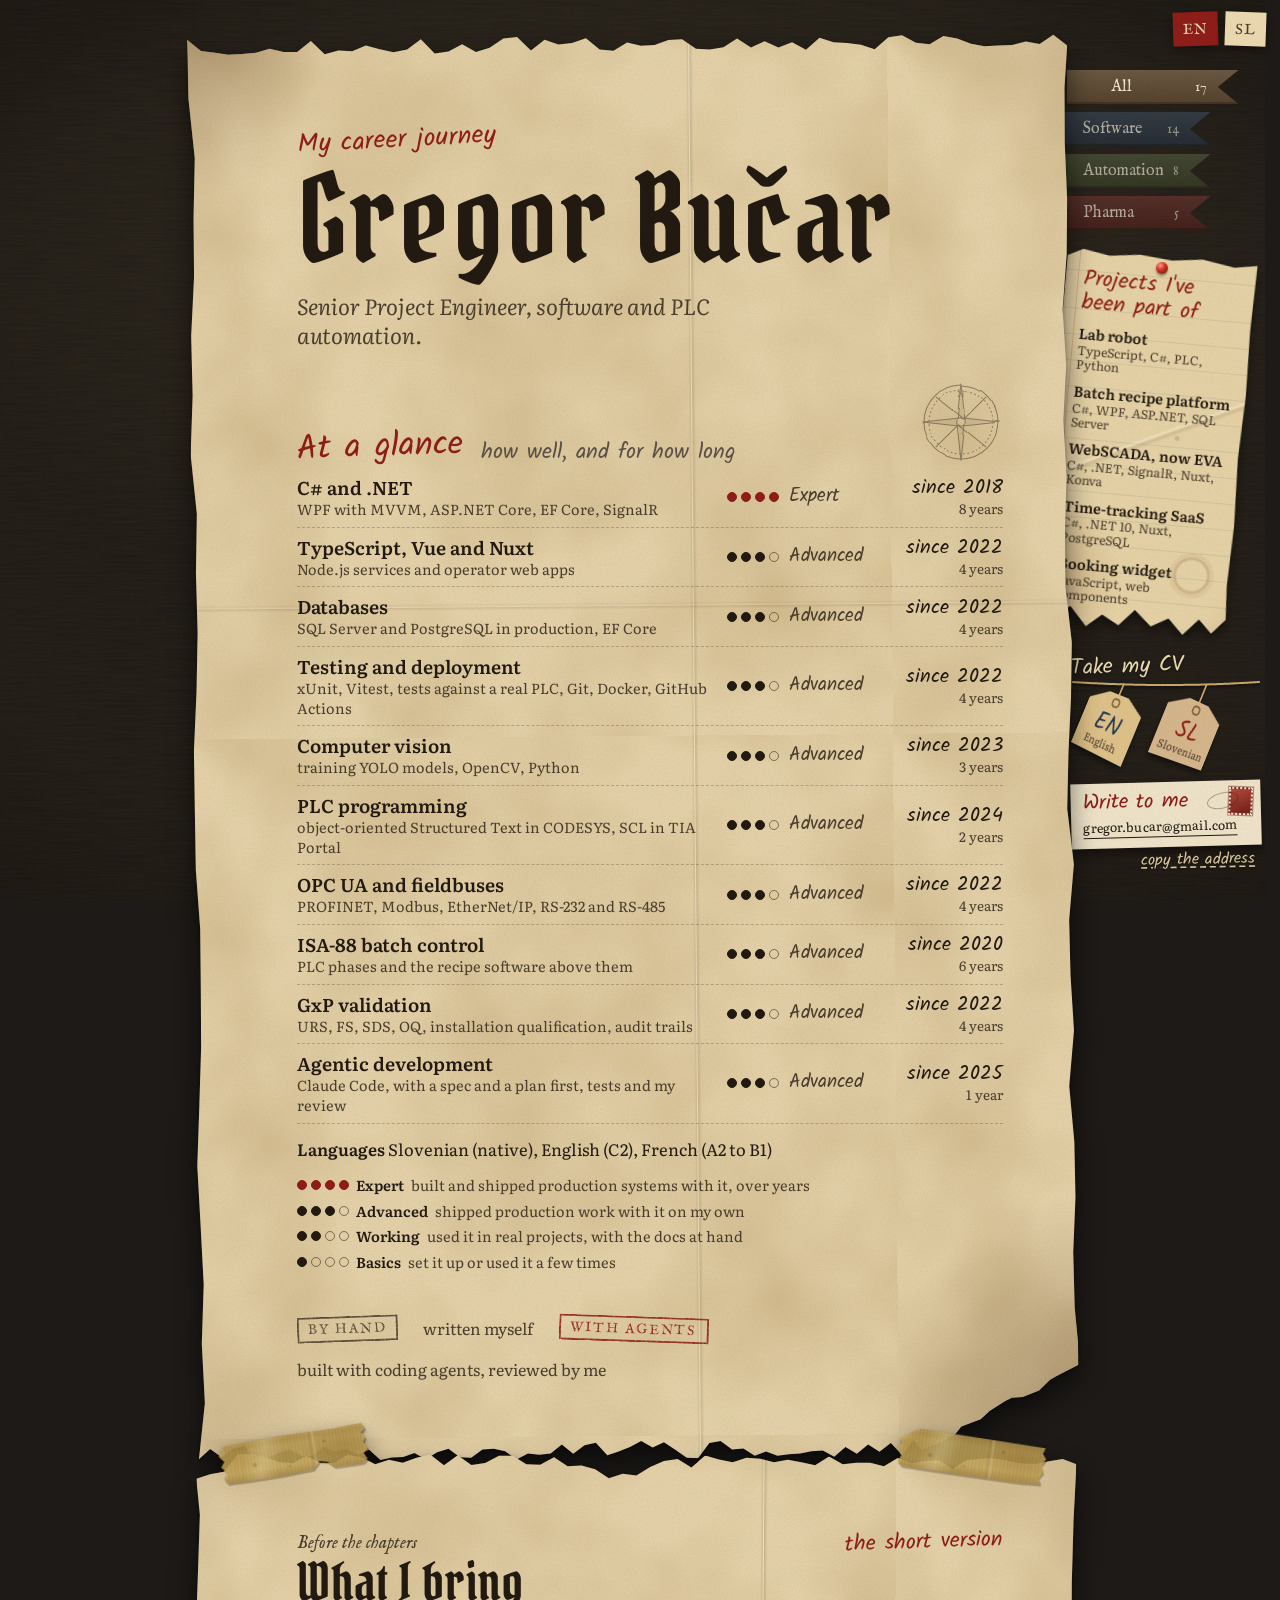
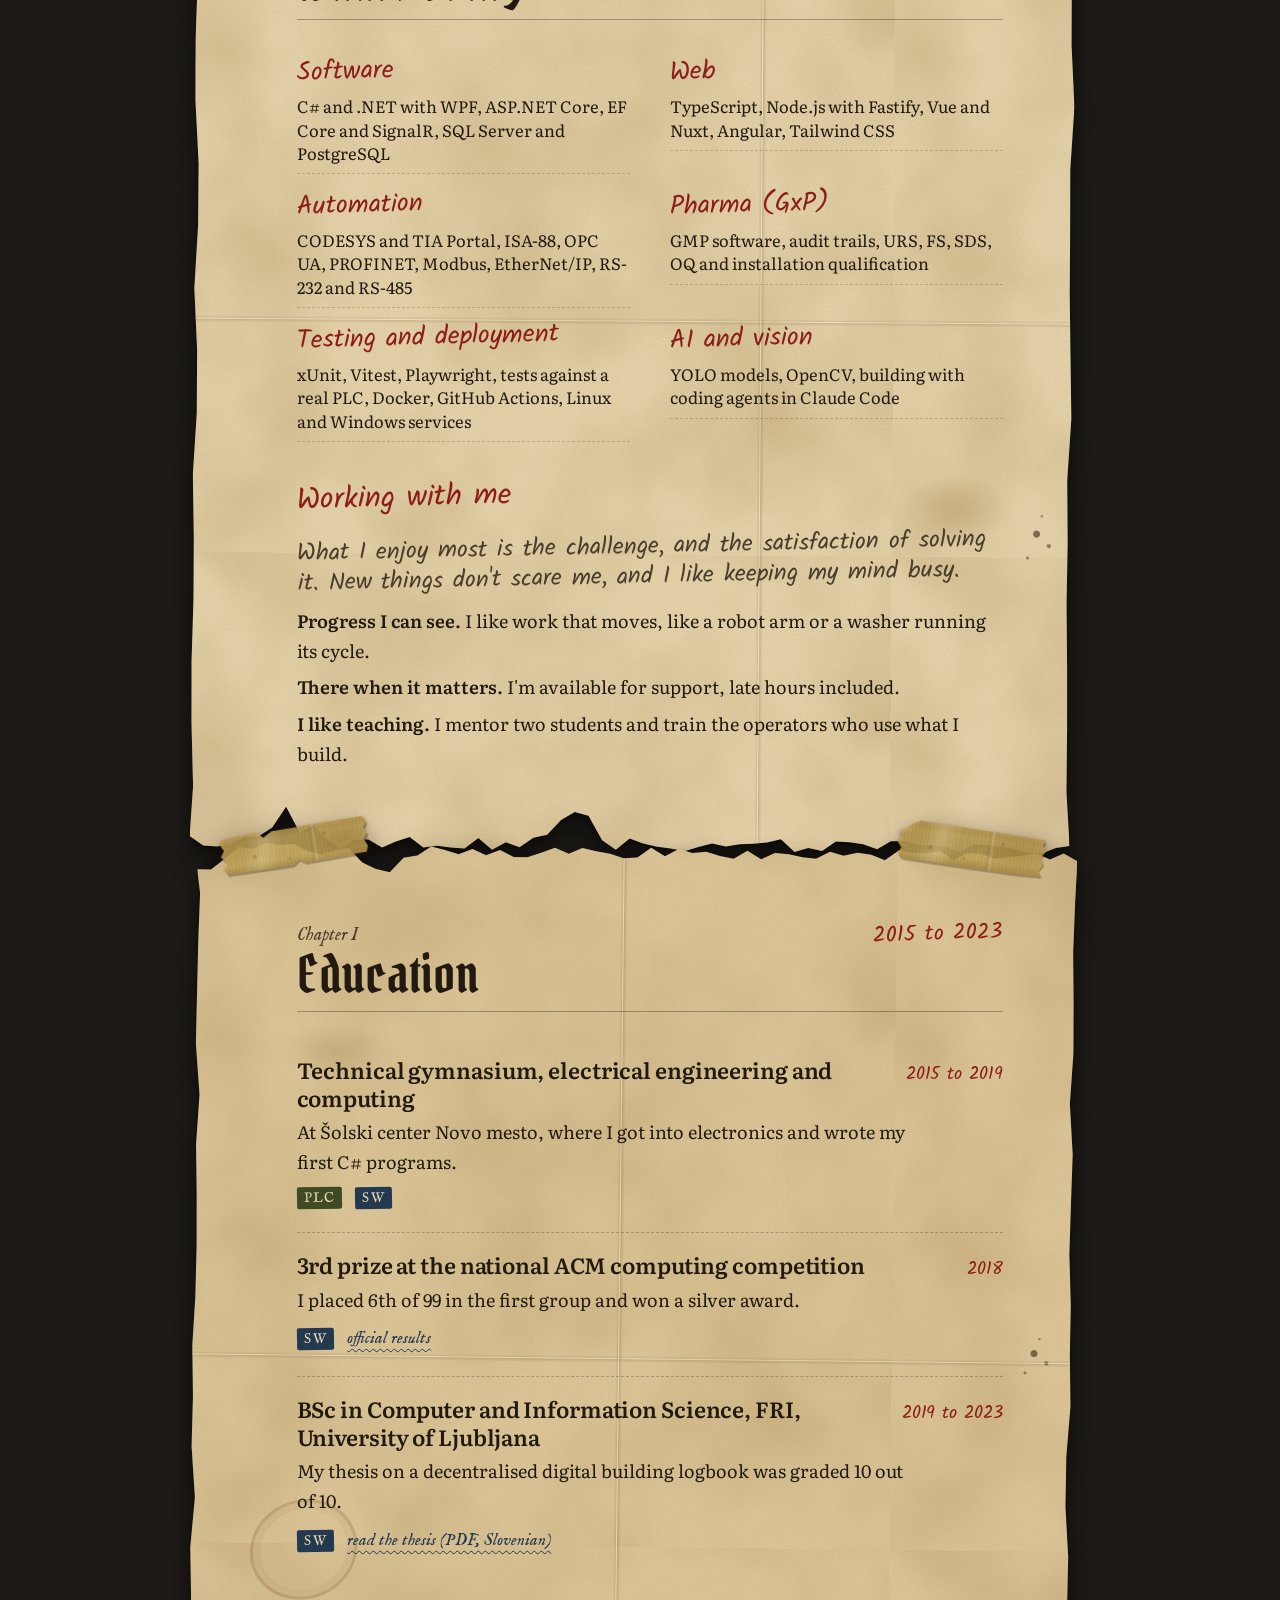
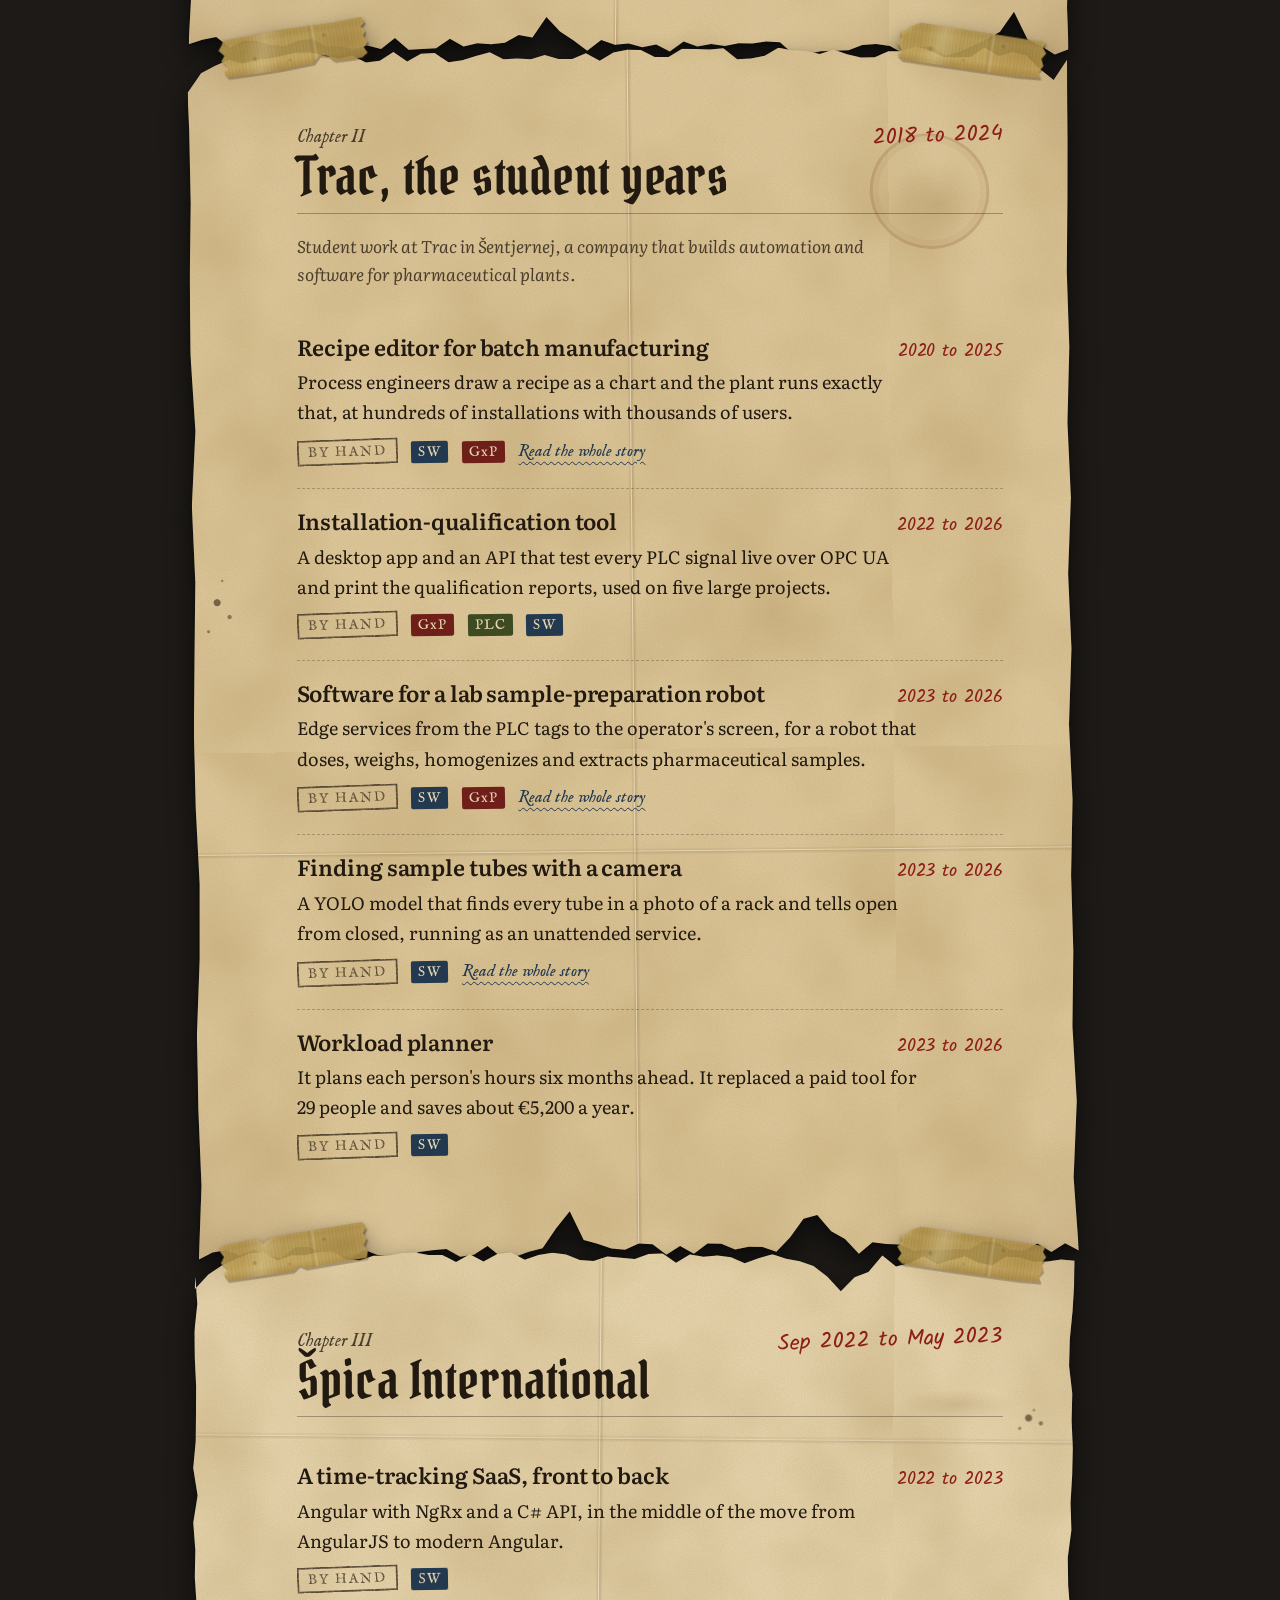
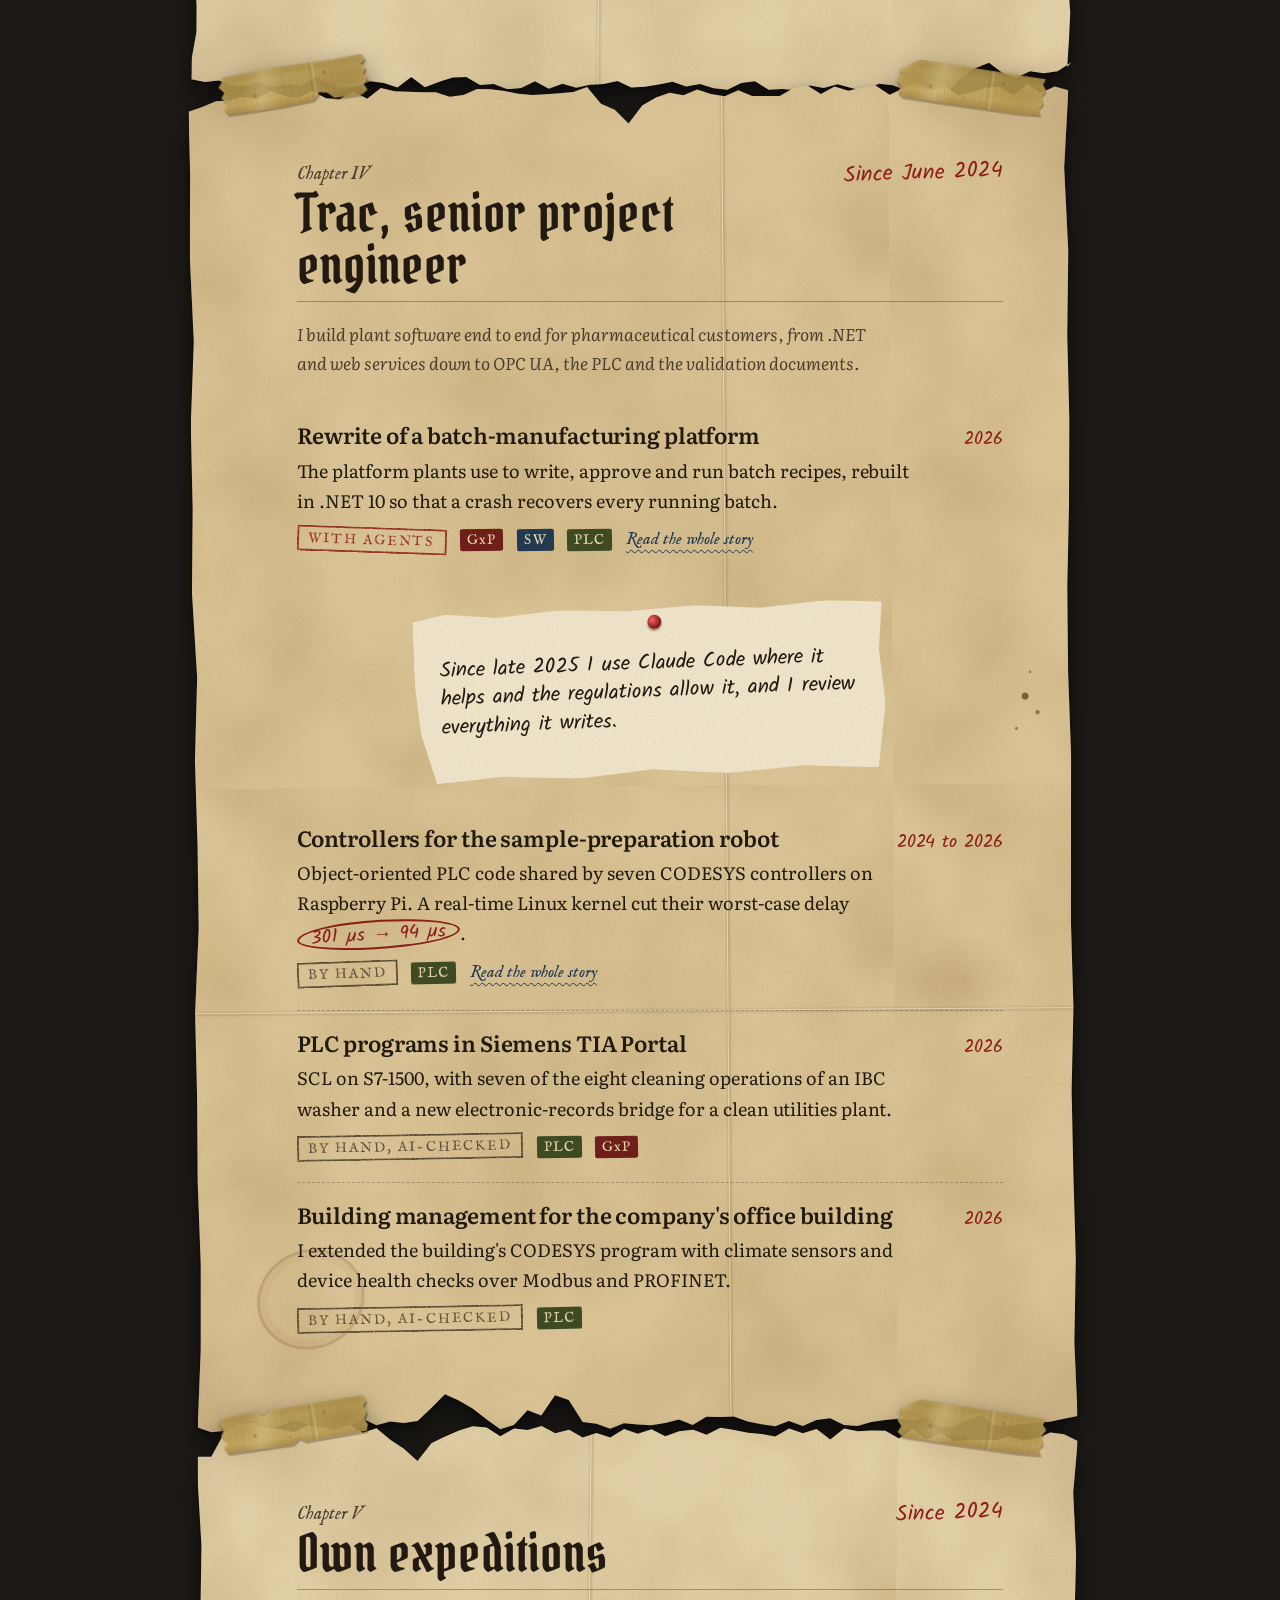
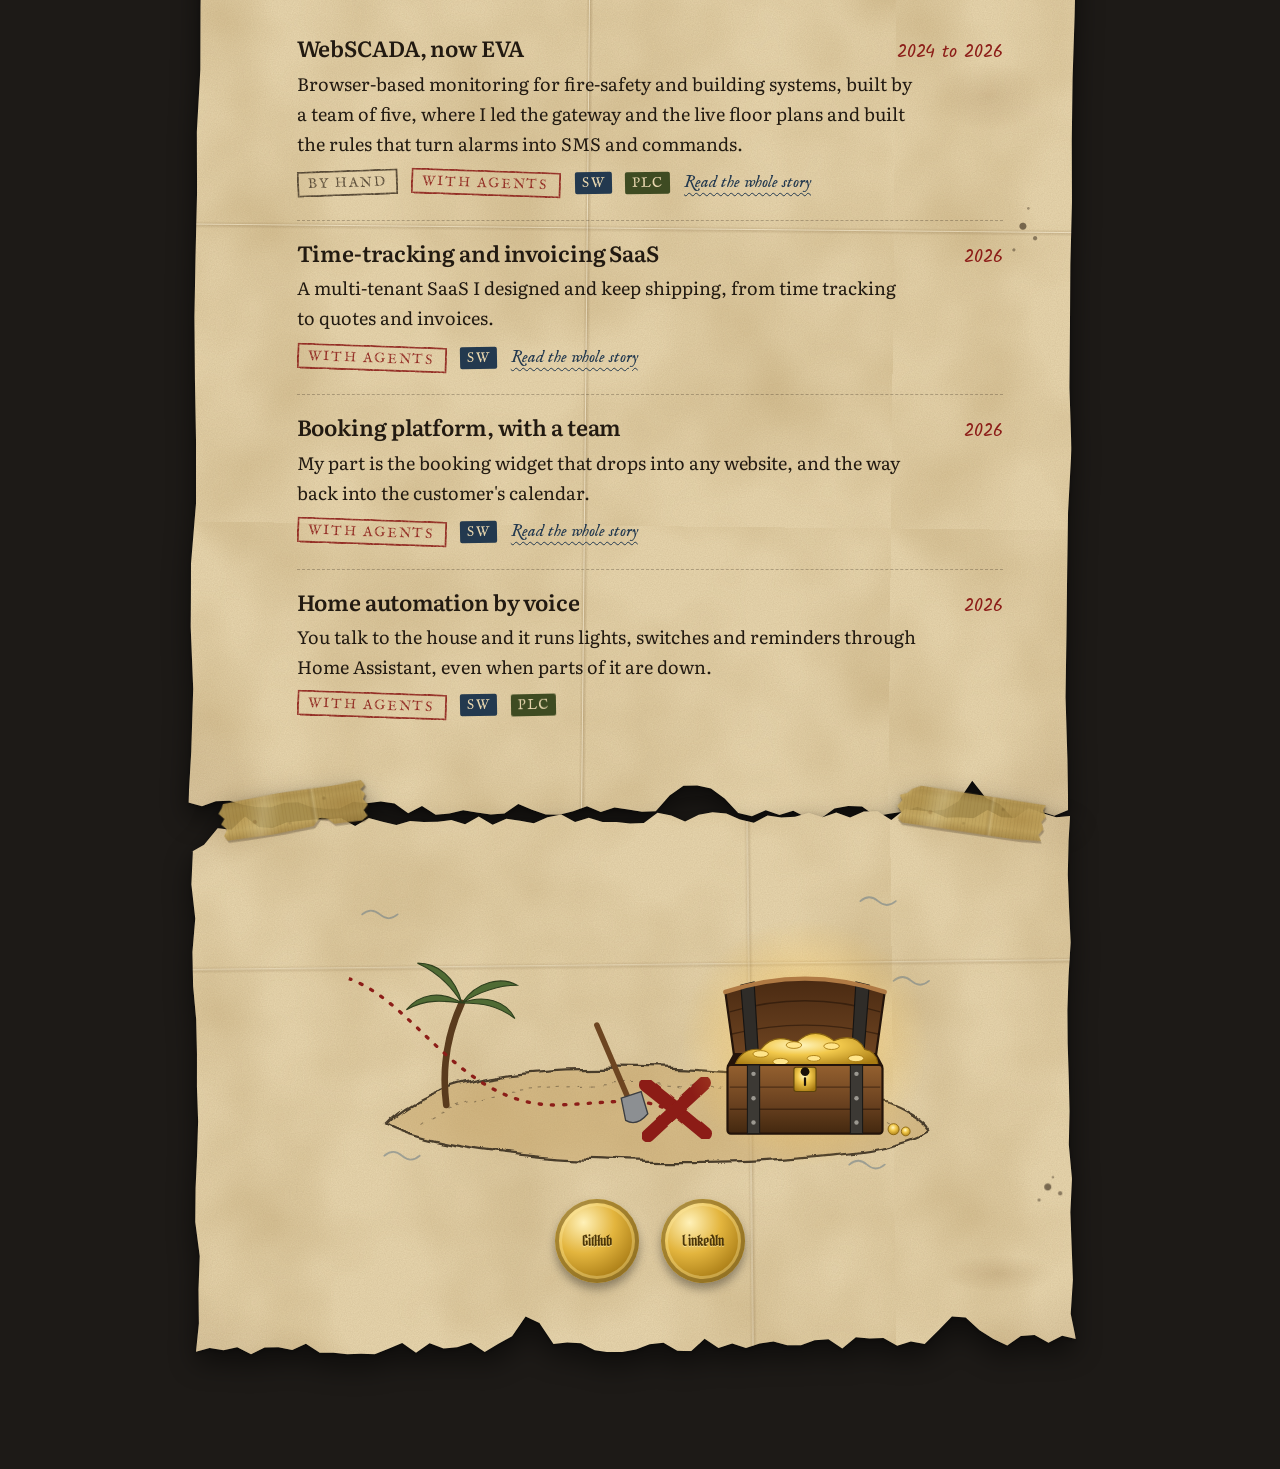
<file: index.html>
<!DOCTYPE html>
<html lang="en" data-theme="pirate" data-read="easy">
<head>
<meta charset="utf-8">
<meta name="viewport" content="width=device-width, initial-scale=1">
<title>Gregor Bučar, my career journey</title>
<link rel="preload" href="fonts/IMFellEnglishSC-400-latin.woff2" as="font" type="font/woff2" crossorigin>
<link rel="preload" href="fonts/Literata-400-latin.woff2" as="font" type="font/woff2" crossorigin>
<link rel="preload" href="fonts/Kalam-400-latin.woff2" as="font" type="font/woff2" crossorigin>
<link rel="preload" href="fonts/IMFellEnglish-400-latin.woff2" as="font" type="font/woff2" crossorigin>
<link rel="stylesheet" href="fonts/fonts.css">
<script>(function () { var sw = null; try { sw = sessionStorage.getItem('journal-switch'); } catch (e) {} if (sw) document.documentElement.classList.add('arriving'); else if (innerWidth > 700 && !matchMedia('(prefers-reduced-motion: reduce)').matches && (!location.hash || location.hash === '#home')) document.documentElement.classList.add('intro-on'); })();</script>
<style>
  /* ============ tokens ============ */
  :root {
    --noise: url("data:image/svg+xml,%3Csvg xmlns='http://www.w3.org/2000/svg' width='240' height='240'%3E%3Cfilter id='n'%3E%3CfeTurbulence type='fractalNoise' baseFrequency='.85' numOctaves='3' stitchTiles='stitch'/%3E%3CfeColorMatrix values='0 0 0 0 .32 0 0 0 0 .22 0 0 0 0 .10 0 0 0 .20 0'/%3E%3C/filter%3E%3Crect width='100%25' height='100%25' filter='url(%23n)'/%3E%3C/svg%3E");
    --blots: url("data:image/svg+xml,%3Csvg xmlns='http://www.w3.org/2000/svg' width='700' height='700'%3E%3Cfilter id='b'%3E%3CfeTurbulence type='fractalNoise' baseFrequency='.008' numOctaves='3' seed='7'/%3E%3CfeColorMatrix values='0 0 0 0 .40 0 0 0 0 .26 0 0 0 0 .09 0 0 0 .55 -.18'/%3E%3C/filter%3E%3Crect width='100%25' height='100%25' filter='url(%23b)'/%3E%3C/svg%3E");
    --blots-soft: url("data:image/svg+xml,%3Csvg xmlns='http://www.w3.org/2000/svg' width='700' height='700'%3E%3Cfilter id='b'%3E%3CfeTurbulence type='fractalNoise' baseFrequency='.008' numOctaves='3' seed='7'/%3E%3CfeColorMatrix values='0 0 0 0 .40 0 0 0 0 .26 0 0 0 0 .09 0 0 0 .28 -.10'/%3E%3C/filter%3E%3Crect width='100%25' height='100%25' filter='url(%23b)'/%3E%3C/svg%3E");
    --grain: url("data:image/svg+xml,%3Csvg xmlns='http://www.w3.org/2000/svg' width='300' height='300'%3E%3Cfilter id='g'%3E%3CfeTurbulence type='fractalNoise' baseFrequency='.02 .6' numOctaves='2' seed='3'/%3E%3CfeColorMatrix values='0 0 0 0 .05 0 0 0 0 .03 0 0 0 0 .01 0 0 0 .35 0'/%3E%3C/filter%3E%3Crect width='100%25' height='100%25' filter='url(%23g)'/%3E%3C/svg%3E");
    /* uneven rubber-stamp ink: mostly solid with worn spots */
    --grunge: url("data:image/svg+xml,%3Csvg xmlns='http://www.w3.org/2000/svg' width='150' height='150'%3E%3Cfilter id='s'%3E%3CfeTurbulence type='fractalNoise' baseFrequency='.55' numOctaves='2' seed='9'/%3E%3CfeColorMatrix values='0 0 0 0 0 0 0 0 0 0 0 0 0 0 0 -1.6 0 0 0 1.75'/%3E%3C/filter%3E%3Crect width='100%25' height='100%25' filter='url(%23s)'/%3E%3C/svg%3E");
    --tape-mask: url("data:image/svg+xml,%3Csvg xmlns='http://www.w3.org/2000/svg' viewBox='0 0 150 40' preserveAspectRatio='none'%3E%3Cpath d='M5,1 L145,0 L148,3 L145,6 L149,10 L145,13 L148,17 L144,20 L149,24 L145,27 L148,31 L145,34 L149,38 L146,40 L4,40 L1,37 L5,34 L0,30 L4,27 L1,23 L5,20 L0,16 L4,13 L1,9 L5,6 L1,3 Z'/%3E%3C/svg%3E");
    --ease-out: cubic-bezier(.16, 1, .3, 1);
    --ease-in: cubic-bezier(.5, 0, .75, 0);
    --scan: 45vh;
    --w: min(880px, calc(100vw - 32px));
  }
  /* Explorer: an expedition journal; sepia ink, red pencil for marks, blue ink for stamps */
  html[data-theme="explorer"] {
    --desk: #2B2018; --paper: #EAD8B2; --paper-2: #F1E4C5; --edge: rgba(110, 70, 25, .30);
    --ink: #2B2118; --ink-2: #57473A; --pencil: #6F675C; --red: #A3372A; --blue: #2C4A72;
    --leather: #5B3A22; --leather-2: #3C2615; --stitch: #C7A468;
    --f-title: 'IM Fell English SC', serif; --title-size: 1; --title-track: .01em;
    --f-body: 'EB Garamond', serif; --f-hand: 'Reenie Beanie', cursive; --f-head: 'IM Fell English', serif;
    --sw: #2C4A72; --plc: #4A5A2C; --gxp: #6B2D52; --all: #6A5641;
  }
  /* Pirate: a ship's log; darker sun-burnt parchment, blackletter titles, wax red */
  html[data-theme="pirate"] {
    --desk: #1D1A17; --paper: #DFC99B; --paper-2: #E8D6AE; --edge: rgba(90, 50, 15, .45);
    --ink: #1E1912; --ink-2: #4A3D2C; --pencil: #625A4E; --red: #8C1D18; --blue: #23394F;
    --leather: #3A2A1E; --leather-2: #20160F; --stitch: #B08D4A;
    --f-title: 'Pirata One', serif; --title-size: 1.12; --title-track: .02em;
    --f-body: 'EB Garamond', serif; --f-hand: 'Reenie Beanie', cursive; --f-head: 'IM Fell English', serif;
    --sw: #23394F; --plc: #3E4B22; --gxp: #6E1F1A; --all: #5A4630;
  }

  /* ============ desk + base ============ */
  * { box-sizing: border-box; }
  html, body { margin: 0; }
  /* the scrollbar's space is kept from the start, so the page never shifts when it appears after the intro */
  html { scrollbar-gutter: stable; scrollbar-color: rgba(201, 170, 120, .45) #241a13; }
  body {
    min-height: 100vh; color: var(--ink); font-family: var(--f-body); font-size: 19px; line-height: 1.55;
    background:
      radial-gradient(ellipse 80% 60% at 50% 30%, rgba(255, 220, 160, .07), transparent 70%),
      radial-gradient(ellipse 120% 100% at 50% 50%, transparent 50%, rgba(0, 0, 0, .55) 100%),
      var(--grain), var(--desk);
    background-attachment: fixed;
  }
  a { color: inherit; }
  :focus-visible { outline: 2px dashed var(--red); outline-offset: 3px; }
  ::selection { background: rgba(163, 55, 42, .22); }
  .vh { position: absolute; width: 1px; height: 1px; overflow: hidden; clip-path: inset(50%); white-space: nowrap; }
  .hand { font-family: var(--f-hand); font-weight: 400; line-height: 1.05; }

  /* ============ the journal column ============ */
  .journal { position: relative; width: var(--w); margin: 0 auto; padding: 40px 0 120px; perspective: 2200px; }
  .page { position: relative; display: none; transform-origin: left center; }
  .page.on { display: block; }
  .page.flip-out { animation: flip-out 260ms var(--ease-in) forwards; }
  .page.flip-in { animation: flip-in 420ms var(--ease-out); }
  /* the journal is very long, so it slides instead of turning: a 3D turn of the whole page is heavy to draw */
  .page.slide-out { animation: slide-out 200ms var(--ease-in) forwards; }
  .page.slide-in { animation: slide-in 340ms var(--ease-out); }
  @keyframes slide-out { to { transform: translateY(-12px); opacity: 0; } }
  @keyframes slide-in { from { transform: translateY(16px); opacity: 0; } }
  @keyframes flip-out { to { transform: rotateY(-75deg); opacity: 0; } }
  @keyframes flip-in { from { transform: rotateY(60deg); opacity: 0; } }

  /* each sheet is a torn page; the shadow sits on the wrapper because clip-path cuts shadows */
  .sheet-wrap { position: relative; margin: -4px 0; filter: drop-shadow(0 12px 14px rgba(0, 0, 0, .42)) drop-shadow(0 2px 2px rgba(0, 0, 0, .35)); }
  .sheet { position: relative; isolation: isolate; padding: 70px 70px 76px 104px; transform: rotate(var(--tilt, 0deg)); }
  /* the paper is its own layer behind the text: it can tilt and tear while the text stays straight and sharp */
  .paper {
    position: absolute; inset: 0; z-index: -1; pointer-events: none;
    background:
      radial-gradient(ellipse 115% 95% at 50% 50%, transparent 58%, var(--edge) 100%),
      var(--blots), var(--noise), var(--paper);
  }
  .sheet.light .paper { background: radial-gradient(ellipse 115% 95% at 50% 50%, transparent 58%, var(--edge) 100%), var(--blots), var(--noise), var(--paper-2); }
  html[data-read="easy"] .paper { transform: rotate(calc(var(--tilt, 0deg) * 1.6)); }
  /* a faint coffee ring on one page */
  .sheet.coffee .paper::after { content: ""; position: absolute; right: 9%; top: 7%; width: 120px; height: 120px; border-radius: 50%; box-shadow: inset 0 0 0 3px rgba(120, 72, 30, .16), inset 0 0 0 9px rgba(120, 72, 30, .05); transform: rotate(18deg) scale(1, .96); pointer-events: none; }
  /* old masking tape: yellowed, crepe-textured, grimy, darker at the edges, with chunks torn away */
  .tape { position: absolute; z-index: 3; width: 150px; height: 40px; pointer-events: none; --tape-mask: url("data:image/svg+xml,%3Csvg xmlns='http://www.w3.org/2000/svg' viewBox='0 0 150 40' preserveAspectRatio='none'%3E%3Cpath d='M6,2 L60,0 L118,1 L146,0 L149,5 L144,9 L148,14 L145,19 L149,25 L144,30 L147,36 L141,40 L113,39 L107,33 L99,31 L92,38 L50,40 L5,39 L2,34 L6,28 L1,22 L5,17 L0,11 L4,6 Z'/%3E%3C/svg%3E"); }
  .tape.tr, .tape.t3 { --tape-mask: url("data:image/svg+xml,%3Csvg xmlns='http://www.w3.org/2000/svg' viewBox='0 0 150 40' preserveAspectRatio='none'%3E%3Cpath d='M22,0 L148,2 L146,8 L150,13 L146,19 L149,26 L145,32 L148,38 L120,40 L8,39 L3,35 L6,29 L1,23 L5,17 L2,12 L9,9 L14,4 Z'/%3E%3C/svg%3E"); }
  .sheet-wrap:nth-child(even) .tape.tl { --tape-mask: url("data:image/svg+xml,%3Csvg xmlns='http://www.w3.org/2000/svg' viewBox='0 0 150 40' preserveAspectRatio='none'%3E%3Cpath d='M4,3 L40,1 L46,7 L55,2 L147,1 L150,7 L146,12 L149,18 L145,24 L148,31 L146,37 L84,38 L78,34 L71,39 L5,38 L2,32 L6,26 L1,20 L5,14 L2,8 Z'/%3E%3C/svg%3E"); }
  .tape::before, .tape::after { content: ""; position: absolute; inset: 0; -webkit-mask-image: var(--tape-mask); mask-image: var(--tape-mask); -webkit-mask-size: 100% 100%; mask-size: 100% 100%; }
  .tape::before { background: rgba(45, 28, 10, .30); transform: translate(1px, 2.5px); filter: blur(1.3px); }
  .tape::after {
    background:
      radial-gradient(circle at 23% 62%, rgba(110, 72, 20, .26) 0 1.6px, transparent 2.6px),
      radial-gradient(circle at 71% 30%, rgba(90, 60, 20, .22) 0 1.2px, transparent 2.2px),
      radial-gradient(circle at 46% 78%, rgba(90, 60, 20, .18) 0 1px, transparent 2px),
      radial-gradient(ellipse 38% 70% at 84% 50%, rgba(140, 92, 28, .26), transparent 72%),
      radial-gradient(ellipse 30% 60% at 12% 40%, rgba(150, 105, 35, .18), transparent 70%),
      linear-gradient(104deg, rgba(255, 255, 255, 0) 18%, rgba(255, 246, 215, .20) 30%, rgba(255, 255, 255, 0) 42%),
      linear-gradient(90deg, transparent 61%, rgba(80, 55, 20, .14) 62%, rgba(255, 245, 210, .18) 63.5%, transparent 65.5%),
      repeating-linear-gradient(90deg, rgba(110, 78, 28, .10) 0 1px, transparent 1px 3.5px),
      linear-gradient(rgba(110, 72, 18, .26), transparent 24%, transparent 76%, rgba(110, 72, 18, .30)),
      var(--noise),
      rgba(208, 178, 96, .80);
  }
  .tape.tl, .tape.t2 { top: -21px; left: 3%; transform: rotate(-9deg); }
  .tape.tr, .tape.t3 { top: -19px; right: 3%; transform: rotate(8deg); }
  .tape.t1 { top: -21px; left: 44%; transform: rotate(-3deg); }
  /* the title page: folded once each way, darker near the torn corner */
  .title-wrap .paper::before {
    content: ""; position: absolute; inset: 0; pointer-events: none;
    background:
      linear-gradient(90deg, transparent calc(57% - 3px), rgba(90, 60, 20, .10) calc(57% - 1px), rgba(255, 250, 235, .38) 57%, rgba(90, 60, 20, .16) calc(57% + 1px), transparent calc(57% + 4px)),
      linear-gradient(transparent calc(40% - 3px), rgba(90, 60, 20, .09) calc(40% - 1px), rgba(255, 250, 235, .34) 40%, rgba(90, 60, 20, .14) calc(40% + 1px), transparent calc(40% + 4px)),
      radial-gradient(ellipse 34% 26% at 100% 100%, rgba(70, 40, 10, .38), transparent 70%),
      radial-gradient(ellipse 22% 16% at 0 0, rgba(70, 40, 10, .26), transparent 70%);
  }

  /* ============ intro: the taped pages are folded into a stack and dropped; they fall open like a fanfold calendar ============ */
  html.intro-on #home:not(.dropping) { visibility: hidden; }
  html.intro-on .trail, html.intro-on .ribbons { opacity: 0; }
  .trail, .ribbons { transition: opacity 700ms ease; }
  #home.dropping { transform-origin: 0 0; }
  /* the journal itself, built around the title page while the intro plays */
  .bk { position: absolute; pointer-events: none; }
  .bk-back { border-radius: 5px 12px 12px 5px; background: radial-gradient(ellipse 90% 70% at 40% 35%, rgba(255, 210, 150, .10), transparent 70%), var(--noise), linear-gradient(115deg, var(--leather), var(--leather-2)); box-shadow: 0 40px 70px rgba(0, 0, 0, .6), 0 6px 14px rgba(0, 0, 0, .45); }
  .bk-block { background: var(--noise), var(--paper); box-shadow: 1px 1px 0 #d9c89f, 2px 2px 0 #c9b487, 3px 3px 0 #e1d1aa, 4px 4px 0 #c3ad7d, 5px 5px 0 #dccba2, 6px 6px 0 #bea777, 7px 7px 0 #d6c497; }
  .bk-cover { transform-origin: 0 50%; transform-style: preserve-3d; }
  .bk-front, .bk-inside { position: absolute; inset: 0; border-radius: 3px 12px 12px 3px; -webkit-backface-visibility: hidden; backface-visibility: hidden; }
  .bk-front { display: grid; align-content: center; justify-items: center; padding-right: 70px; background: radial-gradient(ellipse 90% 70% at 40% 35%, rgba(255, 210, 150, .12), transparent 70%), var(--noise), linear-gradient(115deg, var(--leather), var(--leather-2)); box-shadow: inset 0 0 0 12px rgba(0, 0, 0, .12), inset 0 0 80px rgba(0, 0, 0, .55); }
  .bk-front::before { content: ""; position: absolute; inset: 26px; border: 3px dashed var(--stitch); border-radius: 4px 10px 10px 4px; opacity: .7; }
  .bk-front::after { content: ""; position: absolute; top: 0; bottom: 0; right: 70px; width: 22px; background: linear-gradient(90deg, #1a120c, #3a2a1c 40%, #1a120c); box-shadow: 0 0 10px rgba(0, 0, 0, .6); }
  .bk-front b { max-width: 100%; padding: 0 56px; text-align: center; line-height: 1.02; font-family: var(--f-title); font-weight: 400; font-size: calc(110px * var(--title-size)); letter-spacing: .05em; color: #D9BE86; text-shadow: 0 2px 0 rgba(255, 230, 180, .25), 0 -2px 2px rgba(0, 0, 0, .7); }
  .bk-front small { margin-top: 18px; font-family: var(--f-head); font-style: italic; font-size: 34px; color: rgba(217, 190, 134, .8); }
  .bk-inside { transform: rotateY(180deg); background: radial-gradient(ellipse 120% 100% at 50% 50%, transparent 55%, rgba(60, 35, 10, .38) 100%), var(--blots), var(--noise), #B8925E; box-shadow: inset -30px 0 40px rgba(0, 0, 0, .35); }
  /* a pasted label inside the cover, in your handwriting */
  .found { position: absolute; left: 14%; right: 16%; top: 30%; padding: 34px 40px 30px; transform: rotate(-2.5deg); background: repeating-linear-gradient(transparent 0 56px, rgba(44, 74, 114, .22) 56px 58px), var(--noise), #EFE3C4; box-shadow: 0 6px 14px rgba(0, 0, 0, .3); text-align: center; color: var(--ink); }
  .found span { display: block; font-family: var(--f-hand); font-size: 36px; line-height: 1.1; color: var(--ink-2); transform: rotate(-1deg); }
  .found b { display: block; margin: 6px 0 2px; font-family: var(--f-hand); font-weight: 400; font-size: 96px; line-height: 1; color: var(--blue); transform: rotate(-2deg); }
  .found em { display: block; margin-top: 8px; font-family: var(--f-hand); font-style: normal; font-size: 58px; color: var(--blue); }
  #home.dropping > .sheet-wrap { transform-origin: 50% 0; will-change: transform; }
  /* during the opening shot every page shadow is redrawn each frame, so only the pages in view keep one, and a lighter one */
  html.intro-on #home > .sheet-wrap { filter: drop-shadow(0 10px 10px rgba(0, 0, 0, .45)); }
  html.intro-on #home > .sheet-wrap ~ .sheet-wrap ~ .sheet-wrap ~ .sheet-wrap ~ .sheet-wrap { filter: none; visibility: hidden; }
  .trail:not(.ready) { visibility: hidden; }
  /* while the taped pages swing, each one gets its own layer so its shadow isn't redrawn every frame */
  .intro-skip { position: fixed; left: 0; right: 0; bottom: 18px; z-index: 41; text-align: center; color: rgba(230, 210, 170, .55); font-style: italic; font-size: 15px; pointer-events: none; transition: opacity 400ms ease; }

  /* ============ title page ============ */
  .title-page { min-height: 86vh; display: flex; flex-direction: column; justify-content: flex-end; }
  .label { display: inline-block; transform: rotate(-3deg); margin-bottom: 12px; color: var(--red); font-family: var(--f-hand); font-size: 34px; }
  .name { margin: 0; font-family: var(--f-title); font-weight: 400; font-size: calc(clamp(54px, 9vw, 108px) * var(--title-size)); line-height: .95; letter-spacing: var(--title-track); color: var(--ink); }
  .role { margin: 14px 0 0; max-width: 34ch; font-family: var(--f-head); font-style: italic; font-size: 25px; line-height: 1.35; color: var(--ink-2); }
  .about { max-width: 58ch; margin: 26px 0 0; }
  .legend { display: flex; flex-wrap: wrap; gap: 14px 26px; align-items: center; margin-top: 30px; font-size: 16px; color: var(--ink-2); }
  .where { margin: 10px 0 0; transform: rotate(-1deg); transform-origin: left; color: var(--pencil); font-size: 26px; }
  .compass { position: absolute; right: 70px; bottom: 90px; width: 150px; height: 150px; opacity: .55; color: var(--ink-2); }

  /* stamps: rubber-stamp ink, slightly uneven */
  .stamp { display: inline-block; padding: 1px 9px 0; border: 2px solid currentColor; outline: 1px solid currentColor; outline-offset: 2px; transform: rotate(var(--r, -2deg)); font-family: var(--f-head); font-size: 14px; letter-spacing: .14em; text-transform: uppercase; line-height: 1.5; opacity: .9; -webkit-mask-image: var(--grunge); mask-image: var(--grunge); -webkit-mask-size: 150px 150px; mask-size: 150px 150px; }
  .stamp.byhand { color: var(--ink-2); }
  .stamp.agents { color: var(--red); --r: 2deg; }
  .stamp.checked { color: var(--ink-2); --r: -1deg; }
  .tag { display: inline-block; padding: 0 7px; border-radius: 2px; color: var(--paper-2); font-family: var(--f-head); font-size: 14px; letter-spacing: .06em; line-height: 1.6; transform: rotate(-1deg); }
  .tag.sw { background: var(--sw); } .tag.plc { background: var(--plc); } .tag.gxp { background: var(--gxp); }

  /* ============ map trail down the margin ============ */
  .trail { position: absolute; left: 0; top: 0; width: 90px; z-index: 4; overflow: visible; pointer-events: none; }
  .trail .base { fill: none; stroke: var(--pencil); stroke-width: 2.2; stroke-dasharray: 1.5 9; stroke-linecap: round; opacity: .55; }
  .trail .done { fill: none; stroke: var(--red); stroke-width: 3; stroke-dasharray: 10 8; stroke-linecap: round; }
  /* checkpoints: a pencilled ring until you reach the chapter, then a wax seal stamps down */
  .trail .ghost circle { fill: rgba(241, 228, 197, .75); stroke: var(--pencil); stroke-width: 1.4; stroke-dasharray: 3 3; }
  .trail .ghost text { font-family: var(--f-title); font-size: 13px; fill: var(--pencil); text-anchor: middle; dominant-baseline: central; }
  .trail .ghost { transition: opacity 200ms ease; }
  .trail .seal { opacity: 0; transform: scale(1.8) rotate(-20deg); transform-box: fill-box; transform-origin: center; transition: transform 420ms cubic-bezier(.3, 1.7, .5, 1), opacity 140ms ease; }
  .trail .mark.hit .seal { opacity: 1; transform: rotate(var(--sr, -6deg)); }
  .trail .mark.hit .ghost { opacity: 0; }
  .trail .seal .sh { fill: rgba(35, 15, 5, .32); }
  .trail .seal .wax { fill: url(#waxG); stroke: #3e0a06; stroke-width: .7; filter: url(#inkEdge); }
  .trail .seal .ring { fill: none; stroke: rgba(55, 8, 4, .6); stroke-width: 1.8; }
  .trail .seal .ring2 { fill: none; stroke: rgba(255, 170, 150, .28); stroke-width: 1; }
  .trail .seal text { font-family: var(--f-title); font-size: 14px; text-anchor: middle; dominant-baseline: central; }
  .trail .seal .lo { fill: rgba(255, 175, 155, .35); }
  .trail .seal .hi { fill: #4a0b07; }
  .trail .seal .gloss { fill: rgba(255, 255, 255, .28); }
  /* the end of the route: a brush-painted X on dug-up earth */
  .trail .x .dig { fill: rgba(92, 60, 30, .35); filter: url(#inkEdge); }
  .trail .x .dirt { fill: none; stroke: rgba(70, 45, 20, .6); stroke-width: 2; stroke-linecap: round; }
  .trail .x .xs { fill: var(--red); filter: url(#inkEdge); }
  .trail .x { transform-box: fill-box; transform-origin: center; }
  .trail .x.hit .xs { animation: x-pulse 1.6s ease-in-out infinite; transform-box: fill-box; transform-origin: center; }
  @keyframes x-pulse { 50% { transform: scale(1.12); } }
  .trail .marker { transition: transform 120ms linear; }
  /* explorer: a glass-headed push pin; pirate: a little wooden ship riding its wake */
  .trail .ship .hull { fill: url(#hullG); stroke: #241306; stroke-width: 1.1; stroke-linejoin: round; }
  .trail .ship .plank { fill: none; stroke: rgba(30, 15, 4, .55); stroke-width: .8; }
  .trail .ship .ports { fill: #1a0d04; }
  .trail .ship .mast { fill: none; stroke: #3a2311; stroke-width: 2; stroke-linecap: round; }
  .trail .ship .sail { fill: url(#sailG); stroke: #4a3a26; stroke-width: .8; stroke-linejoin: round; }
  .trail .ship .flag { fill: #a3241b; transform-box: fill-box; transform-origin: 0 50%; animation: flutter .8s ease-in-out infinite alternate; }
  .trail .ship .wake { fill: none; stroke: #5d6f7c; stroke-width: 1.3; stroke-linecap: round; opacity: .75; }
  .trail .ship-body { transform-box: fill-box; transform-origin: 50% 90%; animation: rock 3.4s ease-in-out infinite; }
  @keyframes rock { 0%, 100% { transform: rotate(-3deg); } 50% { transform: rotate(3deg) translateY(-1px); } }
  @keyframes flutter { from { transform: scaleX(.72) skewY(4deg); } to { transform: scaleX(1) skewY(-3deg); } }
  .trail { opacity: 0; }
  .trail.ready { opacity: 1; }
  @media (prefers-reduced-motion: reduce) { .trail .ship-body, .trail .ship .flag, .trail .x.hit .xs { animation: none; } .trail .seal { transition: none; } }
  html[data-theme="explorer"] .trail .ship { display: none; }
  html[data-theme="pirate"] .trail .pin { display: none; }

  /* ============ bookmark ribbons (area filter) ============ */
  /* ribbons sit behind the pages, so only their ends stick out past the right edge */
  .ribbons { position: absolute; top: 0; bottom: 0; right: 0; width: 0; z-index: -1; }
  .ribbons-in { position: sticky; top: var(--rail-top, 70px); display: flex; flex-direction: column; gap: 8px; }
  .ribbon { position: relative; display: flex; align-items: center; gap: 8px; width: 172px; margin-left: -22px; padding: 7px 26px 7px 44px; border: 0; color: #F4E9D0; font-family: var(--f-head); font-size: 16px; text-align: left; cursor: pointer; clip-path: polygon(0 0, 100% 0, 88% 50%, 100% 100%, 0 100%); box-shadow: inset 0 -2px 0 rgba(0, 0, 0, .25); transform: translateX(-12px); transition: transform 220ms var(--ease-out), filter 220ms var(--ease-out); background: linear-gradient(rgba(255, 255, 255, .08), rgba(0, 0, 0, .12)), var(--c); }
  .ribbon::after { content: ""; position: absolute; inset: 0; background: var(--noise); opacity: .6; pointer-events: none; }
  .ribbon[data-f="all"] { --c: var(--all); } .ribbon[data-f="SW"] { --c: var(--sw); } .ribbon[data-f="PLC"] { --c: var(--plc); } .ribbon[data-f="GxP"] { --c: var(--gxp); }
  /* the chosen ribbon is pulled out at full colour; the others fade back behind the page */
  .ribbon { opacity: .82; filter: saturate(.7) brightness(.88); transition: transform 220ms var(--ease-out), opacity 220ms ease, filter 220ms ease; }
  .ribbon:hover { opacity: .95; filter: saturate(.9) brightness(.97); transform: translateX(0); }
  .ribbon[aria-pressed="true"], .ribbon[aria-pressed="true"]:hover { opacity: 1; filter: none; transform: translateX(16px); }
  .ribbon[aria-pressed="true"] .n { opacity: 1; }
  .ribbon .n { margin-left: auto; margin-right: 6px; font-size: 14px; opacity: .8; }

  /* ============ chapters and entries ============ */
  .chapter-head { display: flex; align-items: baseline; justify-content: space-between; gap: 20px; margin-bottom: 26px; border-bottom: 1.5px solid rgba(43, 33, 24, .35); padding-bottom: 10px; }
  .chapter-head h2 { margin: 0; font-family: var(--f-title); font-weight: 400; font-size: calc(46px * var(--title-size)); line-height: 1; letter-spacing: var(--title-track); }
  .chapter-head .num { display: block; margin-bottom: 4px; font-family: var(--f-head); font-style: italic; font-size: 18px; color: var(--ink-2); letter-spacing: 0; }
  .chapter-head .when { color: var(--red); font-family: var(--f-hand); font-size: 32px; white-space: nowrap; transform: rotate(-2deg); }
  .chapter-intro { max-width: 60ch; margin: -8px 0 26px; font-style: italic; color: var(--ink-2); }
  .entry { position: relative; padding: 18px 0 22px; transition: opacity 220ms ease, filter 220ms ease; }
  .entry + .entry { border-top: 1px dashed rgba(43, 33, 24, .28); }
  .entry h3 { display: flex; justify-content: space-between; align-items: baseline; gap: 16px; margin: 0 0 4px; font-family: var(--f-head); font-weight: 400; font-size: 26px; line-height: 1.2; }
  .entry h3 time { flex: none; color: var(--red); font-family: var(--f-hand); font-size: 28px; }
  .entry p { max-width: 62ch; margin: 0 0 10px; }
  .marks { display: flex; flex-wrap: wrap; align-items: center; gap: 10px 14px; margin-top: 4px; }
  .circled { position: relative; display: inline-block; padding: 2px 14px 0; color: var(--red); font-family: var(--f-hand); font-size: 28px; line-height: 1.1; border: 2px solid var(--red); border-radius: 52% 48% 55% 45% / 58% 46% 54% 42%; transform: rotate(-3deg); }
  .note { position: absolute; right: -6px; top: 6px; max-width: 13ch; transform: rotate(5deg); color: var(--pencil); font-size: 27px; text-align: right; pointer-events: none; }
  .go { display: inline-block; margin-top: 8px; font-family: var(--f-head); font-style: italic; font-size: 20px; color: var(--blue); text-decoration: underline; text-decoration-style: wavy; text-decoration-thickness: 1px; text-underline-offset: 5px; }
  .go:hover { color: var(--red); }
  /* entry: what it does and my part on the left, the principles pencilled in on the right */
  /* the one-line summary a reviewer should take from each entry */
  .mini { margin-left: 4px; font-family: var(--f-hand); font-size: 17px; color: var(--red); }
  .go.small { margin-top: 0; font-size: 17px; }
  /* what I bring: a kit list grouped by kind */
  /* languages and frameworks: one row per language, its frameworks, how long, and where in the journal */
  /* skills: four ink dots for the level (legend on the page), then the years */
  .lv { display: inline-flex; gap: 4px; flex: none; }
  .lv i { width: 10px; height: 10px; border: 1.6px solid rgba(43, 33, 24, .55); border-radius: 50%; }
  .lv i.on { border-color: var(--ink); background: var(--ink); }
  .lv.l4 i.on { border-color: var(--red); background: var(--red); }
  .lv-legend { display: flex; flex-wrap: wrap; gap: 6px 22px; margin: 6px 0 14px; color: var(--ink-2); font-size: 14.5px; line-height: 1.35; }
  .lv-legend > span { display: inline-flex; align-items: center; gap: 7px; }
  .lv-legend b { color: var(--ink); font-weight: 600; }
  .glance { margin-top: 30px; }
  .glance-head { display: flex; align-items: flex-end; gap: 18px; margin-bottom: 4px; }
  .glance-head h2 { margin: 0; transform: rotate(-2deg); font-family: var(--f-hand); font-weight: 400; font-size: 34px; line-height: 1; color: var(--red); }
  .glance-head .hand { color: var(--pencil); font-size: 22px; }
  .glance-head .compass { position: static; width: 84px; height: 84px; margin-left: auto; }
  .gl-row { display: grid; grid-template-columns: minmax(0, 1fr) 150px 110px; gap: 16px; align-items: center; padding: 8px 0; border-bottom: 1px dashed rgba(43, 33, 24, .25); }
  .gl-n b { display: block; font-size: 18.5px; font-weight: 600; line-height: 1.25; }
  .gl-n small, .gl-y small { display: block; color: var(--ink-2); font-size: 14.5px; line-height: 1.35; }
  .gl-lv { display: flex; align-items: center; gap: 10px; }
  .gl-lv em { font-family: var(--f-hand); font-style: normal; font-size: 19px; color: var(--ink-2); }
  .gl-y { font-family: var(--f-hand); font-size: 20px; line-height: 1.1; text-align: right; color: var(--ink); }
  .gl-y small { font-family: var(--f-body); font-size: 13.5px; }
  .gl-spoken { margin: 12px 0 0; font-size: 16.5px; }
  .glance .lv-legend { margin-top: 12px; }
  html[data-read="classic"] .gl-y { font-size: 24px; }
  html[data-read="classic"] .glance-head h2 { font-size: 44px; }
  @media (max-width: 860px) { .skills { columns: 1; } }
  @media (max-width: 700px) {
    .gl-row { grid-template-columns: minmax(0, 1fr) auto; gap: 4px 12px; }
    .gl-lv { grid-column: 1; grid-row: 2; }
    .gl-y { grid-column: 2; grid-row: 1 / 3; }
    .glance-head .compass { display: none; }
  }
  /* working with me: a motto in my own hand, then short notes with one true example each */
  .motto { max-width: 34ch; margin: 6px 0 22px; padding: 0; transform: rotate(-1.2deg); color: var(--red); font-size: 30px; line-height: 1.25; }
  html[data-read="classic"] .motto { font-size: 40px; }
  @media (max-width: 700px) { .motto { font-size: 25px; } }
  /* projects: an index card pinned under the ribbons, for readers who only want the highlights */
  .quick { position: relative; isolation: isolate; display: flex; flex-direction: column; gap: 2px; width: clamp(190px, calc(50vw - 454px), 232px); margin: 18px 0 0 -6px; padding: 18px 14px 20px 18px; transform: rotate(var(--qa, 1.2deg)); transform-origin: 50% 12px; will-change: transform; filter: drop-shadow(0 6px 6px rgba(0, 0, 0, .45)); }
  /* the paper: yellowed, foxed, a coffee ring, a faded crease, ruled lines and a torn bottom edge */
  .quick::after {
    content: ""; position: absolute; inset: 0; z-index: -1;
    background:
      radial-gradient(circle at 80% 84%, transparent 0 15px, rgba(120, 72, 30, .2) 16px 18px, rgba(120, 72, 30, .07) 19px 22px, transparent 23px),
      radial-gradient(ellipse 45% 30% at 12% 88%, rgba(139, 90, 43, .22), transparent 70%),
      radial-gradient(circle at 28% 22%, rgba(150, 100, 40, .3) 0 1.6px, transparent 2.6px),
      radial-gradient(circle at 66% 48%, rgba(150, 100, 40, .25) 0 2px, transparent 3px),
      radial-gradient(circle at 44% 70%, rgba(150, 100, 40, .22) 0 1.3px, transparent 2.3px),
      linear-gradient(155deg, transparent 48.6%, rgba(255, 250, 235, .35) 49.2%, rgba(90, 60, 20, .14) 49.8%, transparent 50.8%),
      radial-gradient(ellipse 120% 110% at 50% 45%, transparent 55%, rgba(110, 70, 25, .38) 100%),
      linear-gradient(90deg, transparent 12px, rgba(163, 55, 42, .22) 12px 13px, transparent 13px),
      repeating-linear-gradient(to bottom, transparent 0 25px, rgba(44, 74, 114, .11) 25px 26px) 0 34px,
      var(--noise), #ead7ab;
    clip-path: polygon(0% 2%, 8% 0%, 22% 1.2%, 38% .2%, 55% 1%, 71% 0%, 88% 1.4%, 100% .4%, 99.2% 18%, 100% 35%, 98.8% 52%, 100% 70%, 99% 86%, 100% 95%, 93% 99%, 86% 95.5%, 78% 100%, 70% 96%, 61% 98.5%, 52% 94.5%, 44% 99%, 35% 96.5%, 27% 100%, 18% 95%, 10% 98%, 3% 95.5%, 0% 99%, 1% 80%, 0% 62%, 1.2% 44%, 0% 26%);
  }
  .quick::before { content: ""; position: absolute; top: 6px; left: 50%; width: 12px; height: 12px; margin-left: -6px; border-radius: 50%; background: radial-gradient(circle at 35% 30%, #ff9a8a, #cc3324 40%, #5e0f09); box-shadow: 0 2px 2px rgba(0, 0, 0, .35); }
  .quick .hand { margin-bottom: 2px; color: var(--red); font-size: 22px; line-height: 1.1; }
  .quick a { display: block; padding: 3px 0; color: var(--ink); text-decoration: none; line-height: 1.15; }
  .quick a b { font-family: var(--f-body); font-weight: 600; font-size: 14.5px; }
  .quick a small { display: block; color: var(--ink-2); font-size: 12.5px; }
  .quick a:hover b, .quick a:focus-visible b { color: var(--red); text-decoration: underline; text-underline-offset: 2px; }
  /* the CVs: four luggage tags on a twine under the card, and a small envelope for the e-mail */
  .post { display: flex; flex-direction: column; width: 190px; margin: 14px 0 0 -2px; }
  .post > .hand { color: #E9D7AE; font-size: 22px; line-height: 1.1; transform: rotate(-2deg); text-shadow: 0 1px 2px rgba(0, 0, 0, .5); }
  .post .line { position: relative; height: 98px; perspective: 420px; }
  .twine { position: absolute; left: 0; top: 0; width: 100%; height: 24px; overflow: visible; filter: drop-shadow(0 2px 1px rgba(0, 0, 0, .45)); }
  .twine path { fill: none; stroke: #C9A66B; stroke-width: 2; stroke-dasharray: 3 1.2; stroke-linecap: round; vector-effect: non-scaling-stroke; }
  .hang { position: absolute; left: calc(var(--x) - 34px); top: calc(var(--y) + var(--len)); width: 68px; height: 64px; color: var(--ink); text-decoration: none; transform: rotate(var(--r)); transform-origin: 50% calc(-1 * var(--len)); will-change: transform; filter: drop-shadow(0 4px 3px rgba(0, 0, 0, .45)); }
  .hang::before { content: ""; position: absolute; left: 50%; top: calc(-1 * var(--len)); width: 1.5px; height: calc(var(--len) + 8px); margin-left: -.75px; background: #C9A66B; }
  .hang .tg { position: absolute; inset: 0; display: flex; flex-direction: column; align-items: center; justify-content: flex-end; padding-bottom: 6px; clip-path: polygon(32% 0, 68% 0, 100% 20%, 100% 100%, 0 100%, 0 20%); background: radial-gradient(circle at 50% 9px, transparent 0 3px, rgba(80, 55, 20, .6) 3.5px 5px, transparent 5.5px), var(--noise), #E3C58C; transition: background-color 160ms ease; }
  .hang.sl .tg { background: radial-gradient(circle at 50% 9px, transparent 0 3px, rgba(80, 55, 20, .6) 3.5px 5px, transparent 5.5px), var(--noise), #D9B98F; }
  .hang b { font-family: var(--f-hand); font-weight: 400; font-size: 26px; line-height: 1; color: var(--blue); }
  .hang.sl b { color: var(--red); }
  .hang small { font-size: 11.5px; white-space: nowrap; line-height: 1.1; color: var(--ink-2); }
  .hang { transition: scale 160ms var(--ease-out), rotate 160ms var(--ease-out); }
  .hang:hover, .hang:focus-visible { z-index: 1; scale: 1.1; rotate: calc(var(--r) * -1); }
  .hang:hover .tg, .hang:focus-visible .tg { background-color: #F0D9A6; }
  .hang:hover small, .hang:focus-visible small { color: var(--ink); text-decoration: underline; }
  .env { position: relative; display: flex; flex-direction: column; margin-top: 6px; padding: 9px 40px 10px 12px; transform: rotate(-1.5deg); background: var(--noise), #F4EAD2; box-shadow: 0 6px 10px rgba(0, 0, 0, .4); color: var(--ink); text-decoration: none; transition: transform 220ms var(--ease-out); }
  /* a stamp in the corner, with a wavy postmark running off it */
  .env::before { content: ""; position: absolute; top: 7px; right: 8px; width: 20px; height: 24px; background: linear-gradient(160deg, #B3473A, #6E1F1A); border: 2px dotted #F4EAD2; outline: 1px solid rgba(110, 31, 26, .45); transform: rotate(4deg); }
  .env::after { content: ""; position: absolute; top: 12px; right: 22px; width: 30px; height: 14px; border-radius: 50%; border: 1.5px solid rgba(43, 33, 24, .35); transform: rotate(-12deg); }
  .env:hover, .env:focus-visible { transform: rotate(0) translateY(-2px); }
  .env .hand { color: var(--red); font-size: 21px; line-height: 1.05; }
  .env .addr { margin-top: 2px; font-size: 12.5px; letter-spacing: .01em; border-bottom: 1px solid currentColor; align-self: flex-start; }
  .post { position: relative; }
  .post .copy { position: absolute; right: 2px; bottom: -22px; padding: 0 4px; border: 0; color: #D8C59E; font-size: 16px; text-decoration: underline dashed; text-underline-offset: 3px; transform: rotate(-1deg); }
  .post .copy:hover { color: #F4E9D0; }
  /* What I bring: two columns, one short line per area, then working with me */
  .kit-short { display: grid; grid-template-columns: repeat(2, minmax(0, 1fr)); gap: 6px 40px; }
  .ks h3 { margin: 6px 0 0; transform: rotate(-1.5deg); transform-origin: left; font-family: var(--f-hand); font-weight: 400; font-size: 26px; color: var(--red); }
  .ks p { margin: 0; padding-bottom: 8px; border-bottom: 1px dashed rgba(43, 33, 24, .2); font-size: 16.5px; line-height: 1.4; }
  .with-me { margin-top: 34px; }
  .with-me h3 { margin: 0 0 6px; transform: rotate(-1.5deg); transform-origin: left; font-family: var(--f-hand); font-weight: 400; font-size: 30px; color: var(--red); }
  .with-me .motto { max-width: none; margin-bottom: 14px; color: var(--ink-2); font-size: 24px; }
  .traits { margin: 0; padding: 0; list-style: none; }
  .traits li { margin-bottom: 6px; }
  .traits b { font-weight: 600; }
  @media (max-width: 700px) { .kit-short { grid-template-columns: 1fr; } }
  @media (max-width: 860px) { .kit .skills { columns: 1; } }
  /* treasure maps of how each system fits together */
  .map { margin: 10px 0 6px; }
  .map svg { display: block; width: 100%; height: auto; }
  .map .isl { fill: rgba(176, 140, 80, .22); stroke: var(--ink); stroke-width: 1.8; filter: url(#coast); }
  .map .isl-in { fill: none; stroke: var(--ink-2); stroke-width: 1; stroke-dasharray: 3 5; opacity: .6; filter: url(#coast); }
  .map .il { font-family: var(--f-hand); font-size: 24px; fill: var(--ink); text-anchor: middle; }
  .map .is { font-family: var(--f-head); font-style: italic; font-size: 15px; fill: var(--ink-2); text-anchor: middle; }
  .map .rt { fill: none; stroke: var(--ink-2); stroke-width: 2.2; stroke-dasharray: 2 8; stroke-linecap: round; animation: march 2.4s linear infinite; }
  .map .rt.key { stroke: var(--red); stroke-width: 2.8; }
  @keyframes march { to { stroke-dashoffset: -20; } }
  .map .rl { font-family: var(--f-hand); font-size: 19px; fill: var(--ink-2); text-anchor: middle; paint-order: stroke; stroke: var(--paper-2); stroke-width: 5px; stroke-linejoin: round; }
  .map .rl.small { font-size: 16px; }
  .map .rl.key, .map .xl { fill: var(--red); }
  .map .xl { font-family: var(--f-hand); font-size: 22px; text-anchor: middle; paint-order: stroke; stroke: var(--paper-2); stroke-width: 5px; }
  .map .xm { fill: none; stroke: var(--red); stroke-width: 6; stroke-linecap: round; filter: url(#rough); }
  .map .wave { fill: none; stroke: var(--pencil); stroke-width: 1.2; opacity: .45; }
  .map .fort { fill: rgba(163, 55, 42, .12); stroke: var(--red); stroke-width: 2; filter: url(#rough); }
  /* real screenshots in the polaroids, and slots for photos still to add */
  .photo img { display: block; width: 100%; aspect-ratio: 16 / 10; object-fit: cover; object-position: top left; filter: sepia(.12) saturate(.95); }
  .photo.tall { width: 150px; }
  .photo.tall img { aspect-ratio: 9 / 16; }
  .photo.slot .img { background: repeating-linear-gradient(45deg, rgba(43, 33, 24, .06) 0 6px, transparent 6px 12px), #EFE6D2; filter: none; outline: 2px dashed rgba(43, 33, 24, .3); outline-offset: -8px; }
  .viewer .big img { display: block; max-width: 100%; max-height: calc(100vh - 120px); margin: 0 auto; }
  @media (max-width: 700px) { .photo.tall { width: 46%; } }
  .journal.filtered .entry:not(.match) { opacity: .28; filter: grayscale(1) blur(.4px); }

  /* a pencil sketch beside the recipe editor entry */

  /* the scrap note pinned across a page: the switch to agents */
  .scrap { position: relative; max-width: 470px; margin: 30px auto 30px; padding: 22px 26px 20px; transform: rotate(-2.2deg); background: var(--noise), #F5ECD3; box-shadow: 0 6px 12px rgba(0, 0, 0, .25); clip-path: polygon(0 4%, 7% 0, 18% 3%, 31% 0, 46% 2%, 60% 0, 74% 3%, 88% 0, 100% 2%, 99% 30%, 100% 62%, 98% 100%, 82% 97%, 66% 100%, 50% 96%, 34% 100%, 18% 97%, 4% 100%, 1% 70%, 0 40%); }
  .scrap .hand { font-size: 31px; color: var(--ink); }
  .scrap .pin-dot { position: absolute; top: 8px; left: 50%; width: 14px; height: 14px; border-radius: 50%; background: radial-gradient(circle at 35% 35%, #e66, var(--red) 60%, #4a0f0b); box-shadow: 0 2px 2px rgba(0, 0, 0, .4); }

  /* ============ X marks the spot ============ */
  /* X marks the spot: a treasure island, the route draws in, the chest opens, and the contacts are things you can pick up */
  .x-page { text-align: center; padding-top: 30px; padding-bottom: 70px; }
  .x-page h2 { margin: 0; font-family: var(--f-hand); font-weight: 400; font-size: 58px; line-height: 1; color: var(--red); transform: rotate(-2deg); }
  .x-lead { max-width: 46ch; margin: 14px auto 0; color: var(--ink-2); }
  .treasure { position: relative; max-width: 620px; margin: 6px auto 0; cursor: pointer; outline-offset: 6px; -webkit-tap-highlight-color: transparent; }
  .treasure svg { display: block; width: 100%; height: auto; overflow: visible; }
  .treasure .tap { position: absolute; right: 2%; bottom: 4%; color: var(--pencil); font-size: 19px; transform: rotate(-4deg); transition: opacity 300ms ease; }
  .treasure.open .tap { opacity: 0; }
  .treasure .sea path { fill: none; stroke: #6b7c88; stroke-width: 1.6; stroke-linecap: round; opacity: .55; }
  .treasure .island { fill: rgba(196, 160, 96, .42); stroke: var(--ink-2); stroke-width: 2; filter: url(#coast); }
  .treasure .island-in { fill: none; stroke: var(--ink-2); stroke-width: 1; stroke-dasharray: 3 6; opacity: .5; filter: url(#coast); }
  .treasure .trunk { fill: none; stroke: #5a3b1d; stroke-width: 6; stroke-linecap: round; }
  .treasure .leaf { fill: #4f6b34; stroke: #2e3f1d; stroke-width: 1; }
  .treasure .route { fill: none; stroke: var(--red); stroke-width: 3; stroke-dasharray: 2 9; stroke-linecap: round; }
  .treasure .route-draw { stroke-dasharray: 1; stroke-dashoffset: 1; }
  .treasure .handle { fill: none; stroke: #6d4521; stroke-width: 5; stroke-linecap: round; }
  .treasure .blade { fill: #8c8f92; stroke: #3b3d40; stroke-width: 1.2; }
  .treasure .bigx path { fill: none; stroke: var(--red); stroke-width: 12; stroke-linecap: round; stroke-dasharray: 1; stroke-dashoffset: 1; filter: url(#rough); }
  .treasure .body, .treasure .lid-wood { stroke: #24140a; stroke-width: 2; stroke-linejoin: round; }
  .treasure .body { fill: url(#woodG); }
  .treasure .lid-wood { fill: url(#lidG); }
  .treasure .plank { fill: none; stroke: rgba(30, 15, 4, .5); stroke-width: 1.2; }
  .treasure .band, .treasure .lid-band { fill: #3c3934; stroke: #1b1a18; stroke-width: 1; }
  .treasure .rivet circle { fill: #9b9890; }
  .treasure .lock { fill: url(#goldG); stroke: #5c430c; stroke-width: 1; }
  .treasure .keyhole { fill: #1b120a; stroke: #1b120a; stroke-width: 2; stroke-linecap: round; }
  .treasure .coins { fill: url(#goldG); stroke: #8a6410; stroke-width: 1; }
  .treasure .coin-dots ellipse { fill: #ffe58a; stroke: #a87b12; stroke-width: .8; }
  .treasure .glow { fill: url(#glowG); opacity: 0; transition: opacity 600ms ease 150ms; }
  .treasure .lid { transform-origin: 420px 190px; transition: transform 220ms ease, opacity 180ms ease; }
  .treasure .lid-open { opacity: 0; transform: scaleY(.08); transform-origin: 420px 188px; transition: transform 640ms cubic-bezier(.3, 1.5, .5, 1) 90ms, opacity 120ms ease 90ms; }
  .treasure .lid-in { fill: url(#lidInG); stroke: #24140a; stroke-width: 2; stroke-linejoin: round; }
  .treasure .lid-plank { fill: none; stroke: rgba(20, 10, 3, .45); stroke-width: 1.2; }
  .treasure .lid-band-in { fill: #2f2c28; stroke: #151413; stroke-width: 1; }
  .treasure .lid-rim { fill: none; stroke: #b07a44; stroke-width: 4; stroke-linecap: round; }
  .treasure .rim { fill: #24130a; stroke: #24140a; stroke-width: 1.5; stroke-linejoin: round; opacity: 0; transition: opacity 150ms ease 120ms; }
  .treasure .spill { fill: url(#goldG); stroke: #8a6410; stroke-width: .8; opacity: 0; transition: opacity 200ms ease 500ms; }
  .treasure .sparks path { fill: #fff3b5; opacity: 0; transform-box: fill-box; transform-origin: center; }
  .treasure.play .route-draw { transition: stroke-dashoffset 1100ms cubic-bezier(.4, 0, .2, 1); stroke-dashoffset: 0; }
  .treasure.play .xs1 { transition: stroke-dashoffset 260ms ease-out 1100ms; stroke-dashoffset: 0; }
  .treasure.play .xs2 { transition: stroke-dashoffset 260ms ease-out 1380ms; stroke-dashoffset: 0; }
  .treasure.open .lid { transform: translateY(-14px) scaleY(.4); opacity: 0; }
  .treasure.open .lid-open, .treasure.open .rim, .treasure.open .spill { opacity: 1; }
  .treasure.open .lid-open { transform: none; }
  .treasure.open .glow { opacity: 1; }
  .treasure.open .sparks path { animation: twinkle 1.6s ease-in-out infinite; }
  .treasure:not(.live) .sparks path, .map:not(.live) .rt { animation-play-state: paused; }
  .treasure.open .sparks path:nth-child(2) { animation-delay: .4s; } .treasure.open .sparks path:nth-child(3) { animation-delay: .8s; } .treasure.open .sparks path:nth-child(4) { animation-delay: 1.2s; }
  @keyframes twinkle { 0%, 100% { opacity: 0; transform: scale(.4) rotate(0); } 50% { opacity: 1; transform: scale(1) rotate(45deg); } }
  .loot { display: flex; flex-direction: column; align-items: center; gap: 10px; margin-top: 4px; }
  .copy { padding: 4px 10px; border: 1.5px dashed rgba(43, 33, 24, .45); border-radius: 4px; background: none; color: var(--ink-2); font-size: 18px; cursor: pointer; transform: rotate(2deg); }
  .copy:hover { color: var(--red); border-color: var(--red); }
  .coins-row { display: flex; gap: 22px; margin-top: 14px; }
  .coin { display: grid; place-items: center; width: 84px; height: 84px; border-radius: 50%; background: radial-gradient(circle at 34% 28%, #fff1b8, #e3b53e 38%, #a77a14 75%, #6e4f0a); box-shadow: inset 0 0 0 4px rgba(110, 79, 10, .55), inset 0 0 0 7px rgba(255, 235, 160, .35), 0 6px 10px rgba(0, 0, 0, .35); color: #4b3506; font-family: var(--f-title); font-size: 15px; text-decoration: none; text-shadow: 0 1px 0 rgba(255, 240, 190, .6); transition: transform 240ms cubic-bezier(.3, 1.6, .5, 1); }
  .coin:hover { transform: translateY(-4px) rotate(-10deg); }
  .x-foot { margin: 26px 0 0; color: var(--pencil); font-size: 22px; }
  @media (prefers-reduced-motion: reduce) { .treasure .lid, .treasure .lid-open, .treasure .rim, .treasure .spill, .treasure .glow, .treasure.play .route-draw, .treasure.play .xs1, .treasure.play .xs2 { transition: none; } .treasure.open .sparks path { animation: none; opacity: .8; } }

  /* ============ field report pages ============ */
  .back { display: inline-block; margin-bottom: 24px; font-family: var(--f-hand); font-size: 30px; color: var(--blue); text-decoration: none; transform: rotate(-2deg); }
  .back:hover { color: var(--red); }
  .report-kind { font-family: var(--f-hand); font-size: 32px; color: var(--red); transform: rotate(-2deg); display: inline-block; }
  .report-title { margin: 4px 0 0; font-family: var(--f-title); font-weight: 400; font-size: calc(56px * var(--title-size)); line-height: 1; letter-spacing: var(--title-track); }
  .report-meta { display: flex; flex-wrap: wrap; align-items: center; gap: 10px 14px; margin: 16px 0 6px; }
  .report-sum { max-width: 56ch; margin: 14px 0 0; font-family: var(--f-head); font-style: italic; font-size: 22px; line-height: 1.4; color: var(--ink-2); }
  .report h3 { margin: 34px 0 8px; font-family: var(--f-head); font-weight: 400; font-size: 28px; }
  .report p, .report li { max-width: 64ch; }
  .report ul { padding-left: 22px; }
  .report li { margin-bottom: 6px; }
  .report li::marker { color: var(--red); }
  .sticky { float: right; width: 250px; margin: 0 -20px 20px 26px; padding: 22px 20px 18px; transform: rotate(2.5deg); background: linear-gradient(rgba(255, 255, 255, .25), rgba(0, 0, 0, .03)), var(--noise), #EFD98C; box-shadow: 0 8px 14px rgba(0, 0, 0, .28); font-size: 16.5px; line-height: 1.4; }
  .sticky .hand { display: block; margin-bottom: 6px; font-size: 30px; color: var(--ink); }
  .sticky dl { margin: 0; }
  .sticky dt { font-family: var(--f-head); font-style: italic; color: var(--ink-2); }
  .sticky dd { margin: 0 0 8px; }
  .diagram { margin: 10px 0 6px; color: var(--ink); }
  .diagram svg { display: block; width: 100%; height: auto; }
  .diagram .r { fill: rgba(255, 250, 235, .35); stroke: currentColor; stroke-width: 1.6; filter: url(#rough); }
  .diagram .rk { fill: rgba(163, 55, 42, .08); stroke: var(--red); stroke-width: 2.4; filter: url(#rough); }
  .diagram .ln { stroke: currentColor; stroke-width: 1.5; fill: none; filter: url(#rough); }
  .diagram .lk { stroke: var(--red); stroke-width: 2.6; fill: none; filter: url(#rough); }
  .diagram text { font-family: var(--f-hand); font-size: 21px; fill: var(--ink); text-anchor: middle; }
  .diagram text.s { font-size: 17px; fill: var(--ink-2); }
  .diagram text.k { fill: var(--red); }
  .diagram figcaption { margin-top: 4px; font-style: italic; color: var(--ink-2); font-size: 17px; }
  /* drawn once when it first comes into view */
  .diagram .draw { stroke-dasharray: 1; stroke-dashoffset: 1; }
  .diagram.drawn .draw { transition: stroke-dashoffset 700ms var(--ease-out); transition-delay: calc(var(--i, 0) * 110ms); stroke-dashoffset: 0; }
  .photos { display: grid; grid-template-columns: repeat(2, minmax(0, 1fr)); gap: 30px 34px; margin: 22px 0 10px; }
  .photos > .photo { width: auto; }
  /* an odd number of photos: the first one leads, across the full width */
  .photos:has(> .photo:last-child:nth-child(odd)) > .photo:first-child { grid-column: 1 / -1; }
  .photos > .photo.tall img { aspect-ratio: 16 / 10; object-fit: contain; background: #E9E2D0; }
  .photo { position: relative; display: block; width: 236px; padding: 10px 10px 40px; background: #F7F2E6; box-shadow: 0 6px 12px rgba(0, 0, 0, .3); transform: rotate(var(--r, -2deg)); text-decoration: none; cursor: zoom-in; transition: transform 220ms var(--ease-out), box-shadow 220ms var(--ease-out); }
  .photo:nth-child(2) { --r: 2.5deg; } .photo:nth-child(3) { --r: -1deg; }
  .photo:hover { transform: rotate(0) translateY(-4px) scale(1.03); box-shadow: 0 14px 22px rgba(0, 0, 0, .32); }
  .photo .img, .viewer .img { aspect-ratio: 16 / 10; background: linear-gradient(#9C9481, #9C9481) 8% 12% / 30% 6% no-repeat, linear-gradient(#B9B19C, #B9B19C) 8% 26% / 84% 8% no-repeat, repeating-linear-gradient(to bottom, transparent 0 10%, rgba(0, 0, 0, .12) 10% calc(10% + 1px)) 8% 92% / 84% 54% no-repeat, linear-gradient(90deg, #CFC7B2 18%, #E4DDCB 18%); filter: sepia(.35); }
  .photo .cap { position: absolute; left: 10px; right: 10px; bottom: 9px; font-family: var(--f-hand); font-size: 23px; line-height: 1; color: var(--ink); text-align: center; }
  .photo::before { content: ""; position: absolute; top: -12px; left: 50%; width: 70px; height: 22px; transform: translateX(-50%) rotate(-3deg); background: rgba(226, 214, 176, .7); box-shadow: 0 1px 2px rgba(0, 0, 0, .15); }
  .permission { margin-top: 6px; font-size: 15.5px; font-style: italic; color: var(--ink-2); }
  .built { width: 100%; max-width: 64ch; margin-top: 6px; border-collapse: collapse; font-size: 17px; }
  .built th, .built td { padding: 8px 14px 8px 0; border-bottom: 1px dashed rgba(43, 33, 24, .35); text-align: left; vertical-align: top; }
  .built th { font-family: var(--f-head); font-weight: 400; font-size: 19px; border-bottom-style: solid; }
  .built td:first-child { width: 120px; font-style: italic; color: var(--ink-2); }

  /* ============ photo viewer: the photo is picked up off the page ============ */
  .viewer { position: fixed; inset: 0; z-index: 200; display: grid; grid-template-columns: 64px minmax(0, 1fr) 64px; align-items: center; justify-items: center; gap: 10px; padding: 16px 14px; background: rgba(15, 10, 6, .78); transition: opacity 320ms var(--ease-out); }
  .viewer[hidden] { display: none; }
  .viewer .big { width: auto; max-width: 100%; padding: 12px 12px 52px; background: #F7F2E6; box-shadow: 0 30px 60px rgba(0, 0, 0, .55); transform: rotate(-1deg); transition: transform 360ms var(--ease-out), opacity 240ms var(--ease-out); position: relative; }
  .viewer .big .img { width: min(78vw, calc((100vh - 150px) * 1.6)); margin: 0 auto; }
  .viewer .big.from-r { animation: from-r 260ms var(--ease-out); } .viewer .big.from-l { animation: from-l 260ms var(--ease-out); }
  @keyframes from-r { from { transform: translateX(40px) rotate(-1deg); opacity: .2; } }
  @keyframes from-l { from { transform: translateX(-40px) rotate(-1deg); opacity: .2; } }
  .viewer .count { position: absolute; right: 16px; bottom: 12px; color: var(--pencil); font-size: 20px; }
  .viewer .nav { display: grid; place-items: center; width: 56px; height: 56px; padding: 0; border: 0; border-radius: 50%; background: #F7F2E6; box-shadow: 0 4px 12px rgba(0, 0, 0, .45); cursor: pointer; transition: transform 160ms var(--ease-out); }
  .viewer .nav:hover { transform: scale(1.08); }
  .viewer .nav svg { width: 26px; height: 26px; fill: none; stroke: var(--ink); stroke-width: 2.6; stroke-linecap: round; stroke-linejoin: round; }
  .viewer.single .nav { visibility: hidden; }
  @media (max-width: 700px) { .viewer { grid-template-columns: minmax(0, 1fr); padding: 10px; } .viewer .nav { position: fixed; bottom: 16px; z-index: 2; } .viewer .prev { left: 16px; } .viewer .next { right: 16px; } }
  .viewer .big .cap { position: absolute; left: 70px; right: 70px; bottom: 12px; font-family: var(--f-hand); font-size: 26px; text-align: center; }
  .viewer .close { position: absolute; top: 18px; right: 20px; padding: 6px 14px; border: 0; background: #F7F2E6; color: var(--ink); font-family: var(--f-head); font-size: 17px; cursor: pointer; box-shadow: 0 3px 8px rgba(0, 0, 0, .4); }
  .viewer.enter { opacity: 0; transition-duration: 180ms; transition-timing-function: var(--ease-in); }
  .viewer.enter .big { transform: rotate(-6deg) translateY(30px) scale(.85); opacity: 0; transition-duration: 180ms; transition-timing-function: var(--ease-in); }

  /* easier reading: screen-made fonts for running text, handwriting only for short notes, calmer paper */
  html[data-read="easy"] { --f-body: 'Literata', Georgia, serif; --f-hand: 'Kalam', cursive; --ink: #221A11; --pencil: #594F44; }
  html[data-read="easy"] body { font-size: 18px; line-height: 1.68; }
  html[data-read="easy"] .entry h3 { font-family: var(--f-body); font-weight: 600; font-size: 22px; line-height: 1.3; letter-spacing: -.005em; }
  html[data-read="easy"] .entry h3 time { font-size: 18px; font-weight: 400; }
  html[data-read="easy"] .chapter-intro, html[data-read="easy"] .report-sum, html[data-read="easy"] .role { font-family: var(--f-body); }
  html[data-read="easy"] .chapter-intro { font-size: 17px; }
  html[data-read="easy"] .report-sum { font-size: 19.5px; }
  html[data-read="easy"] .role { font-size: 22px; }
  html[data-read="easy"] .report h3 { font-family: var(--f-body); font-weight: 600; font-size: 24px; }
  /* Kalam runs larger than Reenie Beanie, so the handwritten sizes come down */
  html[data-read="easy"] .label { font-size: 26px; }
  html[data-read="easy"] .chapter-head .when { font-size: 22px; }
  html[data-read="easy"] .circled { font-size: 19px; padding: 3px 12px 1px; }
  html[data-read="easy"] .back { font-size: 21px; }
  html[data-read="easy"] .report-kind { font-size: 22px; }
  html[data-read="easy"] .where { font-size: 20px; }
  html[data-read="easy"] .scrap .hand { font-size: 21px; line-height: 1.35; }
  html[data-read="easy"] .sticky .hand { font-size: 21px; }
  html[data-read="easy"] .photo .cap { font-size: 15px; }
  html[data-read="easy"] .viewer .big .cap { font-size: 20px; }
  html[data-read="easy"] .x-page h2 { font-size: 46px; }
  html[data-read="easy"] .map .il { font-size: 19px; }
  html[data-read="easy"] .map .rl { font-size: 15px; }
  html[data-read="easy"] .map .rl.small { font-size: 13px; }
  html[data-read="easy"] .map .xl { font-size: 17px; }
  html[data-read="easy"] .diagram text { font-size: 16px; }
  html[data-read="easy"] .diagram text.s { font-size: 13px; }
  html[data-read="easy"] .report-meta .hand { font-size: 20px !important; }
  /* sharp text: pages lie straight, so text is never drawn at an angle */
  html[data-read="easy"] .sheet { transform: none; }
  /* spicier wear: burnt edges, a crease pair and margin ink spatters on every page, placed per page by script */
  html[data-theme="explorer"] { --edge: rgba(105, 62, 18, .42); }
  .paper::before {
    content: ""; position: absolute; inset: 0; pointer-events: none;
    background:
      linear-gradient(90deg, transparent calc(var(--cx, 58%) - 3px), rgba(90, 60, 20, .12) calc(var(--cx, 58%) - 1px), rgba(255, 250, 235, .40) var(--cx, 58%), rgba(90, 60, 20, .18) calc(var(--cx, 58%) + 1px), transparent calc(var(--cx, 58%) + 4px)),
      linear-gradient(transparent calc(var(--cy, 40%) - 3px), rgba(90, 60, 20, .10) calc(var(--cy, 40%) - 1px), rgba(255, 250, 235, .36) var(--cy, 40%), rgba(90, 60, 20, .15) calc(var(--cy, 40%) + 1px), transparent calc(var(--cy, 40%) + 4px)),
      radial-gradient(circle at var(--sx, 6%) var(--sy, 70%), rgba(35, 22, 10, .55) 0 3px, transparent 4px),
      radial-gradient(circle at calc(var(--sx, 6%) + 1.4%) calc(var(--sy, 70%) + 1.2%), rgba(35, 22, 10, .45) 0 1.6px, transparent 2.6px),
      radial-gradient(circle at calc(var(--sx, 6%) - 1%) calc(var(--sy, 70%) + 2.4%), rgba(35, 22, 10, .4) 0 1.1px, transparent 2px),
      radial-gradient(circle at calc(var(--sx, 6%) + .6%) calc(var(--sy, 70%) - 1.8%), rgba(35, 22, 10, .35) 0 .9px, transparent 1.7px),
      radial-gradient(ellipse 9% 5% at var(--wx, 90%) var(--wy, 20%), rgba(120, 80, 30, .16), transparent 70%);
  }
  .sheet.coffee2 .paper::after { content: ""; position: absolute; left: 7%; bottom: 6%; width: 104px; height: 104px; border-radius: 50%; box-shadow: inset 0 0 0 3px rgba(120, 72, 30, .18), inset 0 0 0 10px rgba(120, 72, 30, .05); transform: rotate(-24deg) scale(1.05, .95); pointer-events: none; }
  html { overflow-x: clip; }
  /* switching language: the page fades out, and the other one fades in at the same place */
  html.leaving .journal, html.arriving .journal { opacity: 0; }
  html.leaving .journal { transition: opacity 180ms ease; }
  html.arrived .journal { transition: opacity 320ms ease; }
  /* language: two small paper tabs in the top corner */
  .lang-switch { position: fixed; top: 12px; right: 14px; z-index: 90; display: flex; gap: 6px; transition: opacity 300ms ease; }
  html.intro-on .lang-switch { opacity: 0; pointer-events: none; }
  .lang-switch a { padding: 5px 10px 4px; background: var(--paper-2); color: var(--ink-2); box-shadow: 0 3px 8px rgba(0, 0, 0, .4); font-family: var(--f-head); font-size: 15px; letter-spacing: .08em; text-decoration: none; transform: rotate(-2deg); transition: transform 160ms var(--ease-out), background 160ms ease; }
  .lang-switch a + a { transform: rotate(2deg); }
  .lang-switch a:hover { transform: translateY(-2px); }
  .lang-switch a[aria-current] { background: var(--red); color: var(--paper-2); }

  /* ============ smaller screens ============ */
  @media (max-width: 1080px) {
    .ribbons { position: static; width: auto; }
    .ribbons-in { position: static; flex-direction: row; flex-wrap: wrap; gap: 6px; margin: 26px 0 0; }
    .quick { flex-direction: row; flex-wrap: wrap; align-items: baseline; gap: 2px 18px; width: 100%; margin: 12px 0 0; transform: none !important; }
    .quick .hand { width: 100%; }
    .post { flex-direction: row; flex-wrap: wrap; align-items: flex-start; gap: 4px 22px; width: 100%; margin: 14px 0 0; }
    .post > .hand { width: 100%; }
    .post .line { width: 190px; }
    .hang { transform: rotate(var(--r)) !important; }
    .env { margin-top: 10px; }
    .post .copy { position: static; align-self: flex-end; }
    .ribbon { width: auto; margin: 0; padding: 6px 22px 6px 12px; transform: none; clip-path: polygon(0 0, 100% 0, 92% 50%, 100% 100%, 0 100%); }
    .ribbon[aria-pressed="true"], .ribbon[aria-pressed="true"]:hover { transform: translateY(-4px); }
    .ribbon:hover { transform: translateY(-1px); }
  }
  @media (max-width: 700px) {
    body { font-size: 17.5px; }
    .sheet { padding: 48px 22px 54px 52px; }
    .trail { width: 50px; }
    .where, .compass, .note { display: none; }
    .sticky { float: none; width: auto; margin: 0 0 20px; }
    .chapter-head { flex-direction: column; align-items: flex-start; gap: 4px; }
    .entry h3 { flex-direction: column; gap: 0; }
    .photo { width: 100%; }
    .photos { grid-template-columns: 1fr; }
  }
  /* torn paper edges reach a little past the column; they must never make the page scroll sideways */
  html, body { overflow-x: clip; }
  @media (max-width: 700px) {
    /* the margin is narrow on a phone, so the ship and the pin shrink to stay off the text */
    .trail .ship { transform: scale(.6); }
    .trail .pin { transform: scale(.85); }
    .report-title { font-size: calc(36px * var(--title-size)); }
    .chapter-head .when { white-space: normal; }
    .built { font-size: 15px; }
    .built th { font-size: 16px; }
    .built th, .built td { padding: 6px 8px 6px 0; overflow-wrap: anywhere; hyphens: auto; }
    .built td:first-child { width: 74px; }
    /* the fixed controls get smaller, and slide away while you read down the page */
    .lang-switch { top: 8px; right: 8px; scale: .86; transform-origin: top right; }
    .lang-switch { transition: opacity 300ms ease, translate 280ms var(--ease-out); }
    html.tuck .lang-switch { translate: 0 -72px; }
  }
  @media (prefers-reduced-motion: reduce) {
    *, *::before, *::after { transition-duration: .01ms !important; animation: none !important; }

  }
</style>
<!-- visitor stats: GoatCounter, without cookies. It skips localhost, so the local preview never counts -->
<script data-goatcounter="https://realgregor.goatcounter.com/count" async src="https://gc.zgo.at/count.js"></script>
</head>
<body>

<!-- shared SVG filter: makes lines look drawn by hand -->
<svg width="0" height="0" style="position:absolute" aria-hidden="true">
  <filter id="coast"><feTurbulence type="fractalNoise" baseFrequency=".018" numOctaves="3" seed="9" result="t"/><feDisplacementMap in="SourceGraphic" in2="t" scale="18" xChannelSelector="R" yChannelSelector="G"/></filter>
  <filter id="rough"><feTurbulence type="fractalNoise" baseFrequency=".035" numOctaves="2" seed="4" result="t"/><feDisplacementMap in="SourceGraphic" in2="t" scale="3.2" xChannelSelector="R" yChannelSelector="G"/></filter>
</svg>

<div class="journal" id="journal">

  <!-- ================= HOME: the journal ================= -->
  <main class="page on" id="home">
    <svg class="trail" id="trail" aria-hidden="true">
      <defs>
        <clipPath id="trailClip"><rect id="trailRect" x="-50" y="0" width="200" height="0"/></clipPath>
        <radialGradient id="waxG" cx="36%" cy="30%" r="78%"><stop offset="0" stop-color="#d95a47"/><stop offset=".42" stop-color="#a52a1f"/><stop offset="1" stop-color="#5a110b"/></radialGradient>
        <radialGradient id="pinG" cx="34%" cy="28%" r="72%"><stop offset="0" stop-color="#ff9a8a"/><stop offset=".32" stop-color="#cc3324"/><stop offset="1" stop-color="#5e0f09"/></radialGradient>
        <linearGradient id="needleG" x1="0" x2="1"><stop offset="0" stop-color="#f0f0f0"/><stop offset=".5" stop-color="#a5a5a5"/><stop offset="1" stop-color="#555"/></linearGradient>
        <linearGradient id="hullG" x1="0" y1="0" x2="0" y2="1"><stop offset="0" stop-color="#9a6538"/><stop offset=".5" stop-color="#65401f"/><stop offset="1" stop-color="#36200e"/></linearGradient>
        <linearGradient id="sailG" x1="0" x2="1"><stop offset="0" stop-color="#fbf2da"/><stop offset=".65" stop-color="#e8d8b0"/><stop offset="1" stop-color="#c9b383"/></linearGradient>
        <filter id="inkEdge" x="-20%" y="-20%" width="140%" height="140%"><feTurbulence type="fractalNoise" baseFrequency=".8" numOctaves="2" seed="5"/><feDisplacementMap in="SourceGraphic" scale="2.6"/></filter>
      </defs>
      <path class="base" id="trailBase"/>
      <path class="done" id="trailDone" clip-path="url(#trailClip)"/>
      <g id="trailMarks"></g>
      <g class="x" id="trailX">
        <ellipse class="dig" cx="0" cy="6" rx="26" ry="9"/>
        <path class="dirt" d="M-24,4 q-6,-3 -2,-6 M22,2 q7,-2 3,-6 M-10,13 q-3,3 -7,2 M12,13 q4,3 8,1"/>
        <path class="xs" d="M-17,-16 C-7,-6 6,5 18,15 L14,19 C3,9 -9,-2 -20,-12 Z"/>
        <path class="xs" d="M17,-17 C6,-6 -5,6 -16,18 L-19,14 C-8,3 3,-8 13,-20 Z"/>
      </g>
      <g class="marker" id="marker">
        <g class="pin" transform="scale(1.3)">
          <ellipse cx="9" cy="2" rx="9" ry="3" fill="rgba(30,15,5,.25)"/>
          <path d="M0,0 L-7,-17" stroke="url(#needleG)" stroke-width="2.4" stroke-linecap="round"/>
          <ellipse cx="-8.5" cy="-20" rx="7" ry="4.2" transform="rotate(-28 -8.5 -20)" fill="#6a1209"/>
          <circle cx="-11" cy="-25" r="9.5" fill="url(#pinG)" stroke="#4a0d08" stroke-width=".8"/>
          <ellipse cx="-14" cy="-29" rx="3.2" ry="2" transform="rotate(-30 -14 -29)" fill="rgba(255,255,255,.7)"/>
        </g>
        <g class="ship" transform="scale(1.12)"><g class="ship-body">
          <path class="wake" d="M-34,3 q4,-4 8,0 t8,0 M20,3 q4,-4 8,0 t8,0 M-6,6 q4,-3 8,0 t8,0"/>
          <path class="mast" d="M2,-9 L2,-50 M15,-9 L15,-39 M24,-12 L37,-19"/>
          <path class="sail" d="M-10,-45 Q2,-40 14,-45 L13,-33 Q2,-29 -9,-33 Z"/>
          <path class="sail" d="M-12,-31 Q2,-25 16,-31 L14,-15 Q2,-11 -10,-15 Z"/>
          <path class="sail" d="M8,-37 Q15,-34 22,-37 L21,-20 Q15,-17 9,-20 Z"/>
          <path class="sail jib" d="M16,-38 L36,-19 L17,-18 Z"/>
          <path class="hull" d="M-27,-10 L-27,-18 L-15,-18 L-15,-10 L23,-10 L31,-15 L28,-8 Q22,2 0,3 Q-19,3 -25,-2 Z"/>
          <path class="plank" d="M-24,-6 Q0,-4 26,-8 M-21,-2 Q0,0 22,-4"/>
          <path class="ports" d="M-8,-8 h3 v2.5 h-3 z M0,-8 h3 v2.5 h-3 z M8,-8 h3 v2.5 h-3 z"/>
          <path class="flag" d="M2,-50 L15,-53 L2,-56 Z"/>
        </g></g>
      </g>
    </svg>

    <div class="ribbons" aria-label="Show entries by area">
      <div class="ribbons-in" role="group" aria-label="Show entries by area">
        <button type="button" class="ribbon" data-f="all" aria-pressed="true">All<span class="n"></span></button>
        <button type="button" class="ribbon" data-f="SW" aria-pressed="false">Software<span class="n"></span></button>
        <button type="button" class="ribbon" data-f="PLC" aria-pressed="false">Automation<span class="n"></span></button>
        <button type="button" class="ribbon" data-f="GxP" aria-pressed="false">Pharma<span class="n"></span></button>
        <nav class="quick" aria-label="Projects I've been part of">
          <span class="hand">Projects I've been part of</span>
          <a href="#case3"><b>Lab robot</b><small>TypeScript, C#, PLC, Python</small></a>
          <a href="#case"><b>Batch recipe platform</b><small>C#, WPF, ASP.NET, SQL Server</small></a>
          <a href="#case5"><b>WebSCADA, now EVA</b><small>C#, .NET, SignalR, Nuxt, Konva</small></a>
          <a href="#case2"><b>Time-tracking SaaS</b><small>C#, .NET 10, Nuxt, PostgreSQL</small></a>
          <a href="#case4"><b>Booking widget</b><small>JavaScript, web components</small></a>
        </nav>
        <!-- the CVs hang from a twine and swing as the journal scrolls; the letter sits under them -->
        <div class="post">
          <span class="hand">Take my CV</span>
          <div class="line">
            <svg class="twine" viewBox="0 0 200 24" preserveAspectRatio="none" aria-hidden="true"><path d="M2,4 Q100,18 198,4"/></svg>
            <a class="hang" style="--x:28%;--y:9.6px;--len:12px;--r:-3deg" href="cv/Gregor-Bucar-CV-short-EN.pdf" download data-goatcounter-click="cv-en" title="My CV in English, 2 pages"><span class="tg"><b>EN</b><small>English</small></span></a>
            <a class="hang sl" style="--x:72%;--y:9.6px;--len:20px;--r:2.5deg" href="cv/Gregor-Bucar-CV-short-SL.pdf" download data-goatcounter-click="cv-sl" title="My CV in Slovenian, 2 pages"><span class="tg"><b>SL</b><small>Slovenian</small></span></a>
          </div>
          <a class="env" id="mail" href="mailto:gregor.bucar@gmail.com" data-goatcounter-click="email"><span class="hand">Write to me</span><span class="addr">gregor.bucar@gmail.com</span></a>
          <button class="copy hand" type="button" id="copyMail" data-copy="gregor.bucar@gmail.com">copy the address</button>
        </div>
      </div>
    </div>
    <p class="vh" id="filterLive" aria-live="polite"></p>

    <!-- title page -->
    <div class="sheet-wrap title-wrap" data-landmark="start">
      <section class="sheet light title-page" style="--tilt:-.3deg">
        <span class="label">My career journey</span>
        <h1 class="name">Gregor Bučar</h1>
        <p class="role">Senior Project Engineer, software and PLC automation.</p>
        <!-- glance:start -->
        <div class="glance">
          <div class="glance-head"><h2>At a glance</h2><span class="hand">how well, and for how long</span><svg class="compass" viewBox="-50 -50 100 100" aria-hidden="true"><g fill="none" stroke="currentColor" stroke-width="1.2" style="filter:url(#rough)"><circle r="44"/><circle r="38" stroke-dasharray="2 3"/><path d="M0,-46 L5,0 L0,46 L-5,0 Z M-46,0 L0,5 L46,0 L0,-5 Z" fill="currentColor" fill-opacity=".15"/><path d="M-30,-30 L3,-3 M30,30 L-3,3 M30,-30 L3,-3 M-30,30 L-3,3"/></g><text y="-30" text-anchor="middle" font-family="IM Fell English SC" font-size="11" fill="currentColor">N</text></svg></div>
          <div class="gl-row"><span class="gl-n"><b>C# and .NET</b><small>WPF with MVVM, ASP.NET Core, EF Core, SignalR</small></span><span class="gl-lv"><span class="lv l4" role="img" aria-label="Expert"><i class="on"></i><i class="on"></i><i class="on"></i><i class="on"></i></span><em>Expert</em></span><span class="gl-y">since 2018<small>8 years</small></span></div>
          <div class="gl-row"><span class="gl-n"><b>TypeScript, Vue and Nuxt</b><small>Node.js services and operator web apps</small></span><span class="gl-lv"><span class="lv l3" role="img" aria-label="Advanced"><i class="on"></i><i class="on"></i><i class="on"></i><i></i></span><em>Advanced</em></span><span class="gl-y">since 2022<small>4 years</small></span></div>
          <div class="gl-row"><span class="gl-n"><b>Databases</b><small>SQL Server and PostgreSQL in production, EF Core</small></span><span class="gl-lv"><span class="lv l3" role="img" aria-label="Advanced"><i class="on"></i><i class="on"></i><i class="on"></i><i></i></span><em>Advanced</em></span><span class="gl-y">since 2022<small>4 years</small></span></div>
          <div class="gl-row"><span class="gl-n"><b>Testing and deployment</b><small>xUnit, Vitest, tests against a real PLC, Git, Docker, GitHub Actions</small></span><span class="gl-lv"><span class="lv l3" role="img" aria-label="Advanced"><i class="on"></i><i class="on"></i><i class="on"></i><i></i></span><em>Advanced</em></span><span class="gl-y">since 2022<small>4 years</small></span></div>
          <div class="gl-row"><span class="gl-n"><b>Computer vision</b><small>training YOLO models, OpenCV, Python</small></span><span class="gl-lv"><span class="lv l3" role="img" aria-label="Advanced"><i class="on"></i><i class="on"></i><i class="on"></i><i></i></span><em>Advanced</em></span><span class="gl-y">since 2023<small>3 years</small></span></div>
          <div class="gl-row"><span class="gl-n"><b>PLC programming</b><small>object-oriented Structured Text in CODESYS, SCL in TIA Portal</small></span><span class="gl-lv"><span class="lv l3" role="img" aria-label="Advanced"><i class="on"></i><i class="on"></i><i class="on"></i><i></i></span><em>Advanced</em></span><span class="gl-y">since 2024<small>2 years</small></span></div>
          <div class="gl-row"><span class="gl-n"><b>OPC UA and fieldbuses</b><small>PROFINET, Modbus, EtherNet/IP, RS-232 and RS-485</small></span><span class="gl-lv"><span class="lv l3" role="img" aria-label="Advanced"><i class="on"></i><i class="on"></i><i class="on"></i><i></i></span><em>Advanced</em></span><span class="gl-y">since 2022<small>4 years</small></span></div>
          <div class="gl-row"><span class="gl-n"><b>ISA-88 batch control</b><small>PLC phases and the recipe software above them</small></span><span class="gl-lv"><span class="lv l3" role="img" aria-label="Advanced"><i class="on"></i><i class="on"></i><i class="on"></i><i></i></span><em>Advanced</em></span><span class="gl-y">since 2020<small>6 years</small></span></div>
          <div class="gl-row"><span class="gl-n"><b>GxP validation</b><small>URS, FS, SDS, OQ, installation qualification, audit trails</small></span><span class="gl-lv"><span class="lv l3" role="img" aria-label="Advanced"><i class="on"></i><i class="on"></i><i class="on"></i><i></i></span><em>Advanced</em></span><span class="gl-y">since 2022<small>4 years</small></span></div>
          <div class="gl-row"><span class="gl-n"><b>Agentic development</b><small>Claude Code, with a spec and a plan first, tests and my review</small></span><span class="gl-lv"><span class="lv l3" role="img" aria-label="Advanced"><i class="on"></i><i class="on"></i><i class="on"></i><i></i></span><em>Advanced</em></span><span class="gl-y">since 2025<small>1 year</small></span></div>
          <p class="gl-spoken"><b>Languages</b> Slovenian (native), English (C2), <span style="white-space:nowrap">French (A2 to B1)</span></p>
          <div class="lv-legend"><span><span class="lv l4" role="img" aria-label="Expert"><i class="on"></i><i class="on"></i><i class="on"></i><i class="on"></i></span><b>Expert</b> built and shipped production systems with it, over years</span><span><span class="lv l3" role="img" aria-label="Advanced"><i class="on"></i><i class="on"></i><i class="on"></i><i></i></span><b>Advanced</b> shipped production work with it on my own</span><span><span class="lv l2" role="img" aria-label="Working"><i class="on"></i><i class="on"></i><i></i><i></i></span><b>Working</b> used it in real projects, with the docs at hand</span><span><span class="lv l1" role="img" aria-label="Basics"><i class="on"></i><i></i><i></i><i></i></span><b>Basics</b> set it up or used it a few times</span></div>
        </div>
        <!-- glance:end -->
        <div class="legend">
          <span class="stamp byhand">By hand</span><span>written myself</span>
          <span class="stamp agents">With agents</span><span>built with coding agents, reviewed by me</span>
        </div>
      </section>
    </div>

    <!-- what I bring, and working with me -->
    <div class="sheet-wrap">
      <span class="tape tl"></span><span class="tape tr"></span>
      <section class="sheet light kit" style="--tilt:.25deg">
        <header class="chapter-head"><h2><span class="num">Before the chapters</span>What I bring</h2><span class="when">the short version</span></header>
        <!-- kit:start -->
        <div class="kit-short">
          <div class="ks"><h3>Software</h3><p>C# and .NET with WPF, ASP.NET Core, EF Core and SignalR, SQL Server and PostgreSQL</p></div>
          <div class="ks"><h3>Web</h3><p>TypeScript, Node.js with Fastify, Vue and Nuxt, Angular, Tailwind CSS</p></div>
          <div class="ks"><h3>Automation</h3><p>CODESYS and TIA Portal, ISA-88, OPC UA, PROFINET, Modbus, EtherNet/IP, RS-232 and RS-485</p></div>
          <div class="ks"><h3>Pharma (GxP)</h3><p>GMP software, audit trails, URS, FS, SDS, OQ and installation qualification</p></div>
          <div class="ks"><h3>Testing and deployment</h3><p>xUnit, Vitest, Playwright, tests against a real PLC, Docker, GitHub Actions, Linux and Windows services</p></div>
          <div class="ks"><h3>AI and vision</h3><p>YOLO models, OpenCV, building with coding agents in Claude Code</p></div>
        </div>
        <!-- kit:end -->
        <div class="with-me">
          <h3>Working with me</h3>
          <blockquote class="motto hand">What I enjoy most is the challenge, and the satisfaction of solving it. New things don't scare me, and I like keeping my mind busy.</blockquote>
          <ul class="traits">
            <li><b>Progress I can see.</b> I like work that moves, like a robot arm or a washer running its cycle.</li>
            <li><b>There when it matters.</b> I'm available for support, late hours included.</li>
            <li><b>I like teaching.</b> I mentor two students and train the operators who use what I build.</li>
          </ul>
        </div>
      </section>
    </div>

    <!-- chapter I -->
    <div class="sheet-wrap" data-landmark="I">
      <span class="tape tl"></span><span class="tape tr"></span>
      <section class="sheet" style="--tilt:.4deg">
        <header class="chapter-head"><h2><span class="num">Chapter I</span>Education</h2><span class="when">2015 to 2023</span></header>
        <article class="entry" data-area="PLC SW">
          <h3>Technical gymnasium, electrical engineering and computing <time>2015 to 2019</time></h3>
          <p>At Šolski center Novo mesto, where I got into electronics and wrote my first C# programs.</p>
          <div class="marks"><span class="tag plc">PLC</span><span class="tag sw">SW</span></div>
        </article>
        <article class="entry" data-area="SW">
          <h3>3rd prize at the national ACM computing competition <time>2018</time></h3>
          <p>I placed 6th of 99 in the first group and won a silver award.</p>
          <div class="marks"><span class="tag sw">SW</span><a class="go small" href="https://rtk.ijs.si/2018/rezultati.html" target="_blank" rel="noopener">official results</a></div>
        </article>
        <article class="entry" data-area="SW">
          <h3>BSc in Computer and Information Science, FRI, University of Ljubljana <time>2019 to 2023</time></h3>
          <p>My thesis on a decentralised digital building logbook was graded 10 out of 10.</p>
          <div class="marks"><span class="tag sw">SW</span><a class="go small" href="https://ucilnica.fri.uni-lj.si/pluginfile.php/201164/mod_resource/content/1/63190070-GREGOR%20BU%C4%8CAR-Na%C4%8Drt%20in%20izvedba%20decentraliziranega%20dnevnika%20za%20stavbe%20%281%29.pdf" target="_blank" rel="noopener">read the thesis (PDF, Slovenian)</a></div>
        </article>
      </section>
    </div>

    <!-- chapter II -->
    <div class="sheet-wrap" data-landmark="II">
      <span class="tape tl"></span><span class="tape tr"></span>
      <section class="sheet coffee" style="--tilt:-.35deg">
        <header class="chapter-head"><h2><span class="num">Chapter II</span>Trac, the student years</h2><span class="when">2018 to 2024</span></header>
        <p class="chapter-intro">Student work at Trac in Šentjernej, a company that builds automation and software for pharmaceutical plants.</p>
        <article class="entry" data-area="SW GxP">
          <h3>Recipe editor for batch manufacturing <time>2020 to 2025</time></h3>
          <p>Process engineers draw a recipe as a chart and the plant runs exactly that, at hundreds of installations with thousands of users.</p>
          <div class="marks"><span class="stamp byhand">By hand</span><span class="tag sw">SW</span><span class="tag gxp">GxP</span><a class="go small" href="#case">Read the whole story</a></div>
        </article>
        <article class="entry" data-area="GxP PLC SW">
          <h3>Installation-qualification tool <time>2022 to 2026</time></h3>
          <p>A desktop app and an API that test every PLC signal live over OPC UA and print the qualification reports, used on five large projects.</p>
          <div class="marks"><span class="stamp byhand">By hand</span><span class="tag gxp">GxP</span><span class="tag plc">PLC</span><span class="tag sw">SW</span></div>
        </article>
        <article class="entry" data-area="SW GxP">
          <h3>Software for a lab sample-preparation robot <time>2023 to 2026</time></h3>
          <p>Edge services from the PLC tags to the operator's screen, for a robot that doses, weighs, homogenizes and extracts pharmaceutical samples.</p>
          <div class="marks"><span class="stamp byhand">By hand</span><span class="tag sw">SW</span><span class="tag gxp">GxP</span><a class="go small" href="#case3">Read the whole story</a></div>
        </article>
        <article class="entry" data-area="SW">
          <h3>Finding sample tubes with a camera <time>2023 to 2026</time></h3>
          <p>A YOLO model that finds every tube in a photo of a rack and tells open from closed, running as an unattended service.</p>
          <div class="marks"><span class="stamp byhand">By hand</span><span class="tag sw">SW</span><a class="go small" href="#case3">Read the whole story</a></div>
        </article>
        <article class="entry" data-area="SW">
          <h3>Workload planner <time>2023 to 2026</time></h3>
          <p>It plans each person's hours six months ahead. It replaced a paid tool for 29 people and saves about €5,200 a year.</p>
          <div class="marks"><span class="stamp byhand">By hand</span><span class="tag sw">SW</span></div>
        </article>
      </section>
    </div>

    <!-- chapter III -->
    <div class="sheet-wrap" data-landmark="III">
      <span class="tape tl"></span><span class="tape tr"></span>
      <section class="sheet light" style="--tilt:.3deg">
        <header class="chapter-head"><h2><span class="num">Chapter III</span>Špica International</h2><span class="when">Sep 2022 to May 2023</span></header>
        <article class="entry" data-area="SW">
          <h3>A time-tracking SaaS, front to back <time>2022 to 2023</time></h3>
          <p>Angular with NgRx and a C# API, in the middle of the move from AngularJS to modern Angular.</p>
          <div class="marks"><span class="stamp byhand">By hand</span><span class="tag sw">SW</span></div>
        </article>
      </section>
    </div>

    <!-- chapter IV -->
    <div class="sheet-wrap" data-landmark="IV">
      <span class="tape tl"></span><span class="tape tr"></span>
      <section class="sheet" style="--tilt:-.25deg">
        <header class="chapter-head"><h2><span class="num">Chapter IV</span>Trac, senior project engineer</h2><span class="when">Since June 2024</span></header>
        <p class="chapter-intro">I build plant software end to end for pharmaceutical customers, from .NET and web services down to OPC UA, the PLC and the validation documents.</p>
        <article class="entry" data-area="GxP SW PLC">
          <h3>Rewrite of a batch-manufacturing platform <time>2026</time></h3>
          <p>The platform plants use to write, approve and run batch recipes, rebuilt in .NET 10 so that a crash recovers every running batch.</p>
          <div class="marks"><span class="stamp agents">With agents</span><span class="tag gxp">GxP</span><span class="tag sw">SW</span><span class="tag plc">PLC</span><a class="go small" href="#case">Read the whole story</a></div>
        </article>
        <aside class="scrap">
          <span class="pin-dot"></span>
          <p class="hand">Since late 2025 I use Claude Code where it helps and the regulations allow it, and I review everything it writes.</p>
        </aside>
        <article class="entry" data-area="PLC">
          <h3>Controllers for the sample-preparation robot <time>2024 to 2026</time></h3>
          <p>Object-oriented PLC code shared by seven CODESYS controllers on Raspberry Pi. A real-time Linux kernel cut their worst-case delay <span class="circled">301 µs → 94 µs</span>.</p>
          <div class="marks"><span class="stamp byhand">By hand</span><span class="tag plc">PLC</span><a class="go small" href="#case3">Read the whole story</a></div>
        </article>
        <article class="entry" data-area="PLC GxP">
          <h3>PLC programs in Siemens TIA Portal <time>2026</time></h3>
          <p>SCL on S7-1500, with seven of the eight cleaning operations of an IBC washer and a new electronic-records bridge for a clean utilities plant.</p>
          <div class="marks"><span class="stamp checked">By hand, AI-checked</span><span class="tag plc">PLC</span><span class="tag gxp">GxP</span></div>
        </article>
        <article class="entry" data-area="PLC">
          <h3>Building management for the company's office building <time>2026</time></h3>
          <p>I extended the building's CODESYS program with climate sensors and device health checks over Modbus and PROFINET.</p>
          <div class="marks"><span class="stamp checked">By hand, AI-checked</span><span class="tag plc">PLC</span></div>
        </article>
      </section>
    </div>

    <!-- chapter V -->
    <div class="sheet-wrap" data-landmark="V">
      <span class="tape tl"></span><span class="tape tr"></span>
      <section class="sheet light" style="--tilt:.35deg">
        <header class="chapter-head"><h2><span class="num">Chapter V</span>Own expeditions</h2><span class="when">Since 2024</span></header>
        <article class="entry" data-area="SW PLC">
          <h3>WebSCADA, now EVA <time>2024 to 2026</time></h3>
          <p>Browser-based monitoring for fire-safety and building systems, built by a team of five, where I led the gateway and the live floor plans and built the rules that turn alarms into SMS and commands.</p>
          <div class="marks"><span class="stamp byhand">By hand</span><span class="stamp agents">With agents</span><span class="tag sw">SW</span><span class="tag plc">PLC</span><a class="go small" href="#case5">Read the whole story</a></div>
        </article>
        <article class="entry" data-area="SW">
          <h3>Time-tracking and invoicing SaaS <time>2026</time></h3>
          <p>A multi-tenant SaaS I designed and keep shipping, from time tracking to quotes and invoices.</p>
          <div class="marks"><span class="stamp agents">With agents</span><span class="tag sw">SW</span><a class="go small" href="#case2">Read the whole story</a></div>
        </article>
        <article class="entry" data-area="SW">
          <h3>Booking platform, with a team <time>2026</time></h3>
          <p>My part is the booking widget that drops into any website, and the way back into the customer's calendar.</p>
          <div class="marks"><span class="stamp agents">With agents</span><span class="tag sw">SW</span><a class="go small" href="#case4">Read the whole story</a></div>
        </article>
        <article class="entry" data-area="SW PLC">
          <h3>Home automation by voice <time>2026</time></h3>
          <p>You talk to the house and it runs lights, switches and reminders through Home Assistant, even when parts of it are down.</p>
          <div class="marks"><span class="stamp agents">With agents</span><span class="tag sw">SW</span><span class="tag plc">PLC</span></div>
        </article>
      </section>
    </div>

    <!-- X marks the spot -->
    <div class="sheet-wrap" data-landmark="X">
      <span class="tape tl"></span><span class="tape tr"></span>
      <section class="sheet light x-page" style="--tilt:-.4deg">
        <div class="treasure" id="treasure" role="button" tabindex="0" aria-pressed="false" aria-label="Open the treasure chest">
          <svg viewBox="0 0 560 300" aria-hidden="true">
            <defs>
              <linearGradient id="woodG" x1="0" y1="0" x2="0" y2="1"><stop offset="0" stop-color="#94602f"/><stop offset=".55" stop-color="#6b4220"/><stop offset="1" stop-color="#43280f"/></linearGradient>
              <linearGradient id="lidG" x1="0" y1="0" x2="0" y2="1"><stop offset="0" stop-color="#a66c37"/><stop offset="1" stop-color="#6b4220"/></linearGradient>
              <linearGradient id="lidInG" x1="0" y1="0" x2="0" y2="1"><stop offset="0" stop-color="#4a2a12"/><stop offset="1" stop-color="#6e4421"/></linearGradient>
              <radialGradient id="goldG" cx="45%" cy="35%" r="70%"><stop offset="0" stop-color="#fff6c2"/><stop offset=".4" stop-color="#f2c94c"/><stop offset="1" stop-color="#a87b12"/></radialGradient>
              <radialGradient id="glowG"><stop offset="0" stop-color="rgba(255, 220, 110, .95)"/><stop offset=".45" stop-color="rgba(255, 200, 80, .35)"/><stop offset="1" stop-color="rgba(255, 200, 80, 0)"/></radialGradient>
              <mask id="routeMask"><path class="route-draw" pathLength="1" d="M8,118 C70,140 110,236 200,232 C250,230 268,224 296,236" stroke="#fff" stroke-width="14" fill="none"/></mask>
            </defs>
            <g class="sea"><path d="M20,60 q8,-7 16,0 t16,0 M470,48 q8,-7 16,0 t16,0 M500,120 q8,-7 16,0 t16,0 M40,278 q8,-7 16,0 t16,0 M460,286 q8,-7 16,0 t16,0"/></g>
            <path class="island" d="M40,250 C80,206 180,196 290,200 C410,204 510,222 532,256 C480,292 130,296 40,250 Z"/>
            <path class="island-in" d="M70,248 C110,218 200,212 290,214 C390,217 480,232 500,254"/>
            <g class="palm"><path class="trunk" d="M96,232 C92,200 96,170 110,140"/><path class="leaf" d="M110,140 C90,128 72,132 60,146 C78,136 94,138 110,140 Z M110,140 C124,120 146,116 160,124 C142,124 126,130 110,140 Z M110,140 C104,116 88,104 70,104 C88,112 100,124 110,140 Z M110,140 C130,132 150,138 158,154 C142,142 128,140 110,140 Z"/></g>
            <path class="route" mask="url(#routeMask)" d="M8,118 C70,140 110,236 200,232 C250,230 268,224 296,236"/>
            <g class="shovel"><path class="handle" d="M232,160 L262,230"/><path class="blade" d="M254,226 L272,220 L278,240 Q268,252 258,246 Z"/></g>
            <g class="bigx"><path class="xs1" pathLength="1" d="M276,214 Q304,236 330,258"/><path class="xs2" pathLength="1" d="M330,212 Q304,236 278,260"/></g>
            <g class="chest">
              <circle class="glow" cx="420" cy="176" r="112"/>
              <g class="lid-open">
                <path class="lid-in" d="M356,188 L348,130 Q420,106 492,130 L484,188 Z"/>
                <path class="lid-plank" d="M352,148 Q420,128 488,148 M354,168 Q420,152 486,168"/>
                <path class="lid-band-in" d="M367,188 L362,124 L374,121 L378,188 Z M462,188 L466,121 L478,124 L473,188 Z"/>
                <path class="lid-rim" d="M348,130 Q420,106 492,130"/>
              </g>
              <path class="rim" d="M350,197 L356,186 L484,186 L490,197 Z"/>
              <path class="coins" d="M356,198 Q362,180 380,182 Q392,166 412,176 Q428,160 446,174 Q466,166 474,182 Q486,184 486,198 Z"/>
              <g class="coin-dots"><ellipse cx="380" cy="186" rx="7" ry="3"/><ellipse cx="410" cy="178" rx="7" ry="3"/><ellipse cx="444" cy="179" rx="7" ry="3"/><ellipse cx="398" cy="193" rx="7" ry="3"/><ellipse cx="466" cy="190" rx="7" ry="3"/><ellipse cx="428" cy="190" rx="6" ry="2.6"/></g>
              <circle class="spill" cx="500" cy="254" r="5"/><circle class="spill" cx="511" cy="256" r="4"/>
              <rect class="body" x="350" y="196" width="140" height="62" rx="3"/>
              <path class="plank" d="M352,216 L488,216 M352,236 L488,236"/>
              <rect class="band" x="368" y="196" width="11" height="62"/><rect class="band" x="461" y="196" width="11" height="62"/>
              <g class="rivet"><circle cx="373.5" cy="204" r="2"/><circle cx="373.5" cy="226" r="2"/><circle cx="373.5" cy="248" r="2"/><circle cx="466.5" cy="204" r="2"/><circle cx="466.5" cy="226" r="2"/><circle cx="466.5" cy="248" r="2"/></g>
              <rect class="lock" x="410" y="198" width="20" height="22" rx="2"/><path class="keyhole" d="M420,205 a3,3 0 1 1 0.1,0 M420,208 L420,214"/>
              <g class="lid" id="lid">
                <path class="lid-wood" d="M348,198 L348,180 Q420,140 492,180 L492,198 Z"/>
                <path class="lid-band" d="M368,198 L368,170 Q373,168 379,166 L379,198 Z M461,198 L461,166 Q467,168 472,170 L472,198 Z"/>
              </g>
              <g class="sparks"><path d="M392,112 l3,9 9,3 -9,3 -3,9 -3,-9 -9,-3 9,-3 z"/><path d="M452,100 l2,7 7,2 -7,2 -2,7 -2,-7 -7,-2 7,-2 z"/><path d="M500,136 l2,6 6,2 -6,2 -2,6 -2,-6 -6,-2 6,-2 z"/><path d="M338,150 l2,6 6,2 -6,2 -2,6 -2,-6 -6,-2 6,-2 z"/></g>
            </g>
          </svg>
          <span class="tap hand">tap the chest</span>
        </div>
        <div class="loot">
          <div class="coins-row">
            <a class="coin" href="https://github.com/RealGregor" target="_blank" rel="noopener" data-goatcounter-click="github"><span>GitHub</span></a>
            <a class="coin" href="https://www.linkedin.com/in/gregor-bu%C4%8Dar-916128135" target="_blank" rel="noopener" data-goatcounter-click="linkedin"><span>LinkedIn</span></a>
          </div>
        </div>
      </section>
    </div>
  </main>


  <!-- ================= FIELD REPORT: WebSCADA ================= -->
  <main class="page" id="case5">
    <div class="sheet-wrap">
      <span class="tape t1"></span>
      <article class="sheet light report" style="--tilt:.2deg">
        <a class="back" href="#home">Back to the journal</a><br>
        <span class="report-kind">A closer look</span>
        <h1 class="report-title">WebSCADA, now EVA</h1>
        <div class="report-meta"><span class="stamp byhand">By hand</span><span class="stamp agents">With agents</span><span class="tag sw">SW</span><span class="tag plc">PLC</span><span class="hand" style="font-size:28px;color:var(--red)">2024 to 2026</span></div>
        <p class="report-sum">Browser-based monitoring for fire-safety and building systems, built by a team of five and running at several sites. I led the gateway and the live floor plans, and built the rules that turn events into SMS and commands.</p>
        <aside class="sticky">
          <span class="hand">Who built this</span>
          <dl>
            <dt>Built by</dt><dd>A team of five</dd>
            <dt>My part</dt><dd>The gateway, the floor plans, global linkage and SMS</dd>
            <dt>Status</dt><dd>Running at several sites</dd>
            <dt>Code</dt><dd>Private</dd>
          </dl>
        </aside>
        <h3>What it does</h3>
        <p>Fire panels from several makers and other building devices report to a small gateway on site, which passes everything on to the server. Operators watch live floor plans in the browser or on a phone, and acknowledge alarms and send commands from there.</p>
        <h3>How it fits together</h3>
        <figure class="map">
          <svg viewBox="0 0 900 470" role="img" aria-label="A treasure map of the system, with the fire panels feeding my gateway on site, the gateway reaching the API, and my linkage engine inside the API sending live data to the web app and alarms to the SMS service, e-mail and webhooks.">
            <g class="waves"><path class="wave" d="M330,60 q8,-8 16,0 t16,0"/><path class="wave" d="M600,40 q8,-8 16,0 t16,0"/><path class="wave" d="M40,200 q8,-8 16,0 t16,0"/><path class="wave" d="M860,200 q8,-8 16,0 t16,0"/><path class="wave" d="M80,440 q8,-8 16,0 t16,0"/><path class="wave" d="M700,450 q8,-8 16,0 t16,0"/></g>
            <ellipse class="isl" cx="130" cy="95" rx="105" ry="50"/><text class="il" x="130" y="91">Fire panels</text><text class="is" x="130" y="111">several makers</text>
            <ellipse class="isl" cx="160" cy="300" rx="135" ry="74"/><ellipse class="isl-in" cx="160" cy="300" rx="110" ry="56"/>
            <text class="il" x="160" y="288">Gateway</text><text class="is" x="160" y="310">on site, Windows or Linux</text>
            <g transform="translate(160,343)"><path class="xm" d="M-12,-12 L12,12 M12,-12 L-12,12"/></g>
            <ellipse class="isl" cx="525" cy="210" rx="170" ry="95"/><ellipse class="isl-in" cx="525" cy="210" rx="142" ry="74"/>
            <text class="il" x="525" y="170">API</text><text class="is" x="525" y="192">ASP.NET Core, SQL Server, SignalR</text>
            <rect class="fort" x="490" y="212" width="70" height="38" rx="3"/><path class="fort" d="M490,212 l8,-10 l8,10 l8,-10 l8,10 l8,-10 l8,10 l8,-10 l8,10"/><text class="xl" x="525" y="272">my linkage engine</text>
            <ellipse class="isl" cx="790" cy="80" rx="98" ry="50"/><text class="il" x="790" y="76">Web app</text><text class="is" x="790" y="96">live floor plans</text>
            <ellipse class="isl" cx="785" cy="330" rx="105" ry="50"/><text class="il" x="785" y="326">SMS service</text><text class="is" x="785" y="346">GSM modem, AT commands</text>
            <ellipse class="isl" cx="500" cy="420" rx="105" ry="34"/><text class="il" x="500" y="427">E-mail, webhooks</text>
            <path class="rt key" d="M135,147 C140,175 150,200 156,224"/><text class="rl key" x="250" y="188">own protocols, Modbus</text>
            <path class="rt key" d="M292,282 C320,272 340,262 362,250"/><text class="rl key" x="400" y="345">SignalR, queued in outages</text>
            <path class="rt key" d="M640,140 C670,120 690,110 705,104"/><text class="rl key" x="748" y="160">live over SignalR</text>
            <path class="rt key" d="M655,272 C675,290 688,298 700,304"/><text class="rl key" x="625" y="330">alarm SMS</text>
            <path class="rt" d="M590,298 C585,330 575,360 562,390"/>
          </svg>
          <figcaption>The red routes are mine. The gateway keeps its messages on disk while the server is down, and my linkage engine in the API turns events into actions. The rest of the API is mostly the team's.</figcaption>
        </figure>
        <h3>What I built</h3>
        <ul>
          <li><em>The gateway</em> runs on a Windows PC or a Raspberry Pi and loads each protocol as a plugin. I wrote one maker's driver and a generic Modbus driver that reads each panel's register map from its configuration, so a new panel rarely needs new code. <span class="mini">driver by hand 2024 to 2025, plugins and Modbus with agents 2026</span></li>
          <li><em>Server outages don't stop it.</em> The gateway keeps polling, saves its messages to disk, and after a restart starts from its last saved configuration. If a gateway goes silent, the server raises an alarm within 90 seconds, the SP5 grade of EN 50136. <span class="mini">with agents, 2026</span></li>
          <li><em>Global linkage</em> rules link events to actions. Operators build conditions from AND and OR groups, and a rule can send an SMS or e-mail, call a webhook, command a device or write to a serial port. Cooldowns and a daily SMS cap stop a chattering detector from flooding phones, and a repeated message never fires a rule twice. <span class="mini">with agents, 2026</span></li>
          <li><em>SMS over a GSM modem.</em> A small service drives a USB modem with AT commands, so a site can send alarm SMS without an online provider. It reopens a modem that stops answering and never retries a failed SIM PIN, because a third wrong try locks the SIM. <span class="mini">with agents, 2026</span></li>
          <li><em>Live floor plans</em> on a Konva canvas that operators lay out themselves, with snapping to a grid. Alarms pulse by priority, a device's state rises to its fire panel and new alarms play a sound. One press can command several devices, so evacuate also sounds the sirens and releases a fire door. <span class="mini">by hand 2025, linked commands with agents 2026</span></li>
        </ul>
        <h3>Screens</h3>
        <div class="photos">
          <a class="photo" href="assets/webscada/01-floor-plan-alarms.webp"><img src="assets/webscada/01-floor-plan-alarms.thumb.webp" decoding="async" alt="Live floor plan of a demo office building, with two smoke detectors and the fire panel in alarm and the active alarm list above the plan" loading="lazy"><span class="cap">live floor plan with alarms</span></a>
          <a class="photo" href="assets/webscada/02-device-commands.webp"><img src="assets/webscada/02-device-commands.thumb.webp" decoding="async" alt="The fire panel selected on the plan, with its commands in the side panel" loading="lazy"><span class="cap">commands for a fire panel</span></a>
          <a class="photo" href="assets/webscada/03-linked-commands.webp"><img src="assets/webscada/03-linked-commands.thumb.webp" decoding="async" alt="The evacuate command also turns on both sounders and releases the stairwell fire door" loading="lazy"><span class="cap">linked commands</span></a>
          <a class="photo" href="assets/webscada/04-events-history.webp"><img src="assets/webscada/04-events-history.thumb.webp" decoding="async" alt="Event history with alarms, faults, restorals, operator commands and comments" loading="lazy"><span class="cap">event history</span></a>
          <a class="photo" href="assets/webscada/05-first-floor-faults.webp"><img src="assets/webscada/05-first-floor-faults.thumb.webp" decoding="async" alt="First floor with a pump fault, a ventilation warning, a dirty smoke detector and a live temperature gauge" loading="lazy"><span class="cap">faults and a live gauge</span></a>
          <a class="photo tall" href="assets/webscada/06-phone-active-events.webp"><img src="assets/webscada/06-phone-active-events.thumb.webp" decoding="async" alt="The same web app on a phone, showing the active alarms" loading="lazy"><span class="cap">on a phone</span></a>
        </div>
        <p class="permission">Screens from the real app, filled with made-up data for a demo building.</p>
        <h3>What the team built</h3>
        <p>They built the API's foundation and its database, the first version of the web app, and a second maker's driver.</p>
      </article>
    </div>
  </main>


  <!-- ================= FIELD REPORT: platform rewrite ================= -->
  <main class="page" id="case">
    <div class="sheet-wrap">
      <span class="tape t2"></span><span class="tape t3"></span>
      <article class="sheet light report" style="--tilt:-.2deg">
        <a class="back" href="#home">Back to the journal</a><br>
        <span class="report-kind">A closer look</span>
        <h1 class="report-title">Rewrite of a batch-manufacturing platform</h1>
        <div class="report-meta"><span class="stamp agents">With agents</span><span class="tag gxp">GxP</span><span class="tag sw">SW</span><span class="tag plc">PLC</span><span class="hand" style="font-size:28px;color:var(--red)">2026</span></div>
        <p class="report-sum">The platform pharmaceutical plants use to write, approve and run batch recipes, rebuilt from the ground up in .NET 10. It covers recipe authoring and execution, the PLC bridge and the audit trail.</p>
        <aside class="sticky">
          <span class="hand">Who owns this</span>
          <dl>
            <dt>Owner</dt><dd>Trac d.o.o. owns the product and the code. It is not public.</dd>
            <dt>Data</dt><dd>Test system only, no customer data</dd>
            <dt>My role</dt><dd>Top contributor, working on the recipe engine, the chart control, the PLC test rig, the robot's migration and the validation documents</dd>
          </dl>
        </aside>
        <h3>The starting point</h3>
        <p>The original platform has grown since 2020 and runs at hundreds of installations with thousands of users. I had worked on it for years, mostly on its recipe editor. In 2026 the team rebuilt it from scratch on .NET 10. The recipe editor, the engine that runs batches, the bridge to the PLCs and the lab robot's orchestrator are now separate services around one API.</p>
        <h3>What I built</h3>
        <ul>
          <li><em>The recipe engine.</em> I rebuilt it on the team's earlier state-machine design. Every kind of recipe step has its own state machine, so Hold, Stop and Abort behave the same on every step. Live values reach the operator stations over SignalR, and the clients reconnect on their own.</li>
          <li><em>Crash recovery.</em> The engine writes its run state to a temporary file and then renames it, so after a restart it can rebuild every running batch from that file and the live PLC.</li>
          <li><em>Outages.</em> Failed API calls wait in a queue and are replayed in order, so a short outage never loses a report or an audit row.</li>
          <li><em>The recipe-chart control</em> came over from my old editor, and I extended it with sub-recipes, conditional branches, loops and IEC 61131-3 transition notation. The editor and the server check recipes against the same rules.</li>
          <li><em>Hardware-in-the-loop tests</em> drive a real PLC and check the database, and each one names the requirement and the OQ test it proves.</li>
          <li>I moved <em>the lab robot's services</em> onto the new platform, so they only talk to the API and never go straight to the database.</li>
          <li><em>Validation documents.</em> I wrote the URS, FS, SDS, HDS and user manual for the engine, plus the OQ protocols, and they're all approved.</li>
        </ul>
        <h3>How I worked</h3>
        <ul>
          <li><em>About 40 services</em> are injected through interfaces. I wrote small fakes for the PLC and the API, so the engine runs in unit tests without either.</li>
          <li>The tests also use <em>real hardware</em>, not only fakes.</li>
          <li>I write <em>the specification and the plan</em>, coding agents write the code, and I review every change before it goes in.</li>
        </ul>
        <h3>Then and now</h3>
        <table class="built">
          <tr><th></th><th>Original, 2020 to 2025</th><th>Rewrite, 2026</th></tr>
          <tr><td>Code</td><td>Written by hand, and most of the recipe editor is mine</td><td>Written with coding agents, and I review every change</td></tr>
          <tr><td>Tests</td><td>Few automated tests</td><td>Unit tests with fakes, and tests against a real PLC</td></tr>
          <tr><td>Validation</td><td>Done by the team</td><td>I wrote the engine's specifications and OQ protocols</td></tr>
        </table>
      </article>
    </div>
  </main>

  <!-- ================= FIELD REPORT: lab robot ================= -->
  <main class="page" id="case3">
    <div class="sheet-wrap">
      <span class="tape t2"></span><span class="tape t3"></span>
      <article class="sheet light report" style="--tilt:.2deg">
        <a class="back" href="#home">Back to the journal</a><br>
        <span class="report-kind">A closer look</span>
        <h1 class="report-title">A lab sample-preparation robot</h1>
        <div class="report-meta"><span class="stamp byhand">By hand</span><span class="tag sw">SW</span><span class="tag plc">PLC</span><span class="tag gxp">GxP</span><span class="hand" style="font-size:28px;color:var(--red)">2023 to 2026</span></div>
        <p class="report-sum">A modular robot that prepares pharmaceutical samples for analysis. I wrote most of its module software, nearly all of its PLC code, and the camera service that finds the sample tubes.</p>
        <aside class="sticky">
          <span class="hand">Who owns this</span>
          <dl>
            <dt>Owner</dt><dd>Trac d.o.o. It is not public.</dd>
            <dt>Status</dt><dd>In development, not released yet</dd>
            <dt>My role</dt><dd>Module software, PLC code, the camera, deployment and logging</dd>
          </dl>
        </aside>
        <h3>The robot</h3>
        <p>A gantry arm moves sample tubes between the dosing, weighing, homogenizing and extraction modules. Each module is its own small machine, with a Raspberry Pi that runs both its PLC program and its software, and a touchscreen for the operator. A host orchestrator runs the batch across all of them.</p>
        <h3>The software in the modules</h3>
        <ul>
          <li><em>All six services share one core</em>, so a fix to the PLC link or the audit trail reaches all of them at once. Each module plugs its own operations into the core.</li>
          <li><em>Every operator command is an object</em> that checks the mode, the machine's state and the user's rights before anything is written to the PLC, and every write goes to the audit trail.</li>
          <li><em>Screens recover by themselves.</em> Every open screen shares one OPC UA subscription per tag. Requests made during an outage wait, and everything subscribes again after a reconnect.</li>
          <li><em>Each module describes itself</em> in one file that lists its operations, recipe parameters, alarms and OPC UA addresses, so the host configures it without code changes.</li>
          <li><em>Each Pi reports its health to the PLC</em> by writing its temperature, memory, disk and network figures to tags, and the module lights follow the batch state.</li>
        </ul>
        <h3>Driving the arm</h3>
        <ul>
          <li><em>A game controller</em> drives the arm. Node can't read gamepads, so my first version ran a headless browser to read the controller and wrote jog, speed, gripper and mode commands to the PLC over OPC UA every 20 ms. Later I built it into the arm's touch screen, where it sends only what changed and stops every axis if the controller disconnects or the page closes. <span class="mini">by hand, 2025</span></li>
          <li><em>Service screens.</em> Every axis and the rotary gripper have a press-and-hold jog that stops on release, lost focus or a hidden tab. There's also a go-to-position panel and a four-step calibration wizard, whose new offsets reach the PLC only after an electronic signature, with each change logged in the audit trail. <span class="mini">jog by hand 2025, calibration with agents 2026</span></li>
          <li><em>Operators can set the pickup moves</em>, up to eight retract, rotate and wait steps per module slot. I built this through every layer, from the PLC data types and arm logic to the transfer between controllers, the module service and the settings screen. <span class="mini">with agents, 2026</span></li>
          <li><em>From a recipe to arm moves.</em> In the orchestrator I wrote the step that adds the arm transfers between modules and the measurements a later step depends on. At the end it sends each tube to disposal or back to its rack. <span class="mini">by hand, 2024 to 2026</span></li>
        </ul>
        <h3>The PLC code in the controllers</h3>
        <ul>
          <li>The code runs on <em>seven controllers with four shared libraries</em>. The ISA-88 phase library is the company's, and the module programs on top of it are mine.</li>
          <li>All 35 operations extend <em>one abstract base</em>. Its final method turns the host's batch commands into Run, Hold, Stop and Abort, so every operation answers the host the same way.</li>
          <li><em>My own serial library.</em> It's a generic, object-oriented library for our machines, where each device, like a balance or a chiller, brings its own command set and response parser. The RS-485 master polls them in turn, retries, and skips any device that stops answering.</li>
          <li><em>Safety and alarms.</em> The interlocks live with the arm itself. There's also an alarm engine with acknowledgement and a ring buffer, and a simulation controller for testing sequences without hardware.</li>
          <li><em>Motion fixes on the real machine.</em> On the servos I fixed the missing enable-operation bit, the positioning-alarm reset and a setpoint bit left set after a halt. On the step motors I fixed a start that could fire before the new move data arrived, and the rotary gripper got a watchdog for a trigger left set. <span class="mini">by hand, 2024 to 2025</span></li>
          <li><em>Status lights you can read across the lab.</em> The PLC sets an output, a small service on the Pi forwards it over serial, and an ESP32 draws a colour and motion for each of 15 batch states. <span class="mini">by hand, 2025</span></li>
        </ul>
        <h3>The camera</h3>
        <ul>
          <li>I trained and compared YOLO models across iterations, keeping every run with its settings and scores, then wrapped the best one in a long-running service the orchestrator drives over stdin and stdout.</li>
          <li>The camera checks itself and reopens when it fails or goes stale. Blurry or badly lit photos are retaken before detection, and detections are mapped onto the rack's real geometry.</li>
        </ul>
        <h3>Testing without a machine</h3>
        <ul>
          <li>Two Raspberry Pi soft-PLCs act as <em>a simulated plant</em>. They run 18 simulated operations that batch recipes can start and simulate the plant utilities too, so the batch engine can be tested end to end without the robot. <span class="mini">with agents, 2026</span></li>
          <li><em>Screens without a machine.</em> Every touch screen has a mock mode, and a Playwright tool walks all six through every screen state for a screenshot gallery. <span class="mini">with agents, 2026</span></li>
          <li><em>PLC code reviewed like any other code.</em> A parser turns CODESYS exports into plain Structured Text, so every PLC change shows up as a git diff. A second tool builds the specification's event list from the module files and the PLC source. <span class="mini">with agents, 2026</span></li>
        </ul>
        <h3>Keeping the fleet running</h3>
        <ul>
          <li>My deploy tool builds, copies and restarts every Pi over SSH, and checks that each service really came back. Logs from every module and every PLC go to one place (Loki and Grafana).</li>
          <li>When the Pis kept dropping their PROFINET link, I traced it to timing and moved them to a real-time Linux kernel. Worst-case latency fell from 301 µs to 94 µs.</li>
        </ul>
        <h3>The bartender demo, Christmas 2022</h3>
        <p>For the company Christmas party, the robot's batch engine poured drinks. Guests picked juice or one of three brandies on a touch screen and set how much they wanted, up to 50 ml. The kiosk started the batch recipe over SignalR and locked the screen until the drink was ready. I wrote the kiosk in Blazor WebAssembly, and opened the batch engine to the browser with its own port and CORS policy. <span class="mini">by hand, 2022</span></p>
        <h3>Next</h3>
        <p>A full test suite and a shared front-end layer are written on a branch and waiting to be merged.</p>
      </article>
    </div>
  </main>

  <!-- ================= FIELD REPORT: own SaaS ================= -->
  <main class="page" id="case2">
    <div class="sheet-wrap">
      <span class="tape t1"></span>
      <article class="sheet light report" style="--tilt:.25deg">
        <a class="back" href="#home">Back to the journal</a><br>
        <span class="report-kind">A closer look</span>
        <h1 class="report-title">Time-tracking and invoicing SaaS</h1>
        <div class="report-meta"><span class="stamp agents">With agents</span><span class="tag sw">SW</span><span class="hand" style="font-size:28px;color:var(--red)">2026</span></div>
        <p class="report-sum">Time tracking, budgets, quotes, invoices and profitability for small teams. One .NET 10 back end serves a web app, a mobile app, a tray timer and a browser extension.</p>
        <aside class="sticky">
          <span class="hand">Who owns this</span>
          <dl>
            <dt>Owner</dt><dd>Me</dd>
            <dt>Status</dt><dd>In daily use, free for anyone</dd>
            <dt>Code</dt><dd>Private</dd>
            <dt>My role</dt><dd>Design, back end, the client apps and the hosting</dd>
          </dl>
        </aside>
        <h3>What it does</h3>
        <p>Track time against projects and budgets, turn it into quotes and invoices, and see which projects actually pay. Every time entry stores its rate when it's saved, so budgets, profitability and invoices all add up from the same entries.</p>
        <h3>How it fits together</h3>
        <figure class="map">
          <svg viewBox="0 0 900 470" role="img" aria-label="A treasure map of the SaaS, with four client islands around the API, the database below it with a wall between customers, and webhooks out to other tools.">
            <g class="waves"><path class="wave" d="M40,220 q8,-8 16,0 t16,0"/><path class="wave" d="M840,200 q8,-8 16,0 t16,0"/><path class="wave" d="M300,40 q8,-8 16,0 t16,0"/><path class="wave" d="M600,30 q8,-8 16,0 t16,0"/><path class="wave" d="M70,440 q8,-8 16,0 t16,0"/><path class="wave" d="M620,450 q8,-8 16,0 t16,0"/></g>
            <ellipse class="isl" cx="450" cy="228" rx="155" ry="92"/><ellipse class="isl-in" cx="450" cy="228" rx="128" ry="72"/>
            <text class="il" x="450" y="222">API</text><text class="is" x="450" y="246">clean architecture, commands and queries</text>
            <ellipse class="isl" cx="450" cy="408" rx="110" ry="44"/><text class="il" x="450" y="404">Database</text><text class="is" x="450" y="424">PostgreSQL</text>
            <ellipse class="isl" cx="150" cy="100" rx="98" ry="52"/><text class="il" x="150" y="96">Web app</text><text class="is" x="150" y="116">Nuxt</text>
            <ellipse class="isl" cx="140" cy="340" rx="96" ry="52"/><text class="il" x="140" y="336">Phone app</text><text class="is" x="140" y="356">works offline</text>
            <ellipse class="isl" cx="760" cy="95" rx="88" ry="48"/><text class="il" x="760" y="91">Tray timer</text><text class="is" x="760" y="111">Electron</text>
            <ellipse class="isl" cx="770" cy="300" rx="100" ry="50"/><text class="il" x="770" y="296">Browser extension</text><text class="is" x="770" y="316">in any web tool</text>
            <ellipse class="isl" cx="790" cy="430" rx="72" ry="30"/><text class="il" x="790" y="436">Webhooks</text>
            <path class="rt" d="M238,122 C290,140 312,160 330,182"/><text class="rl" x="300" y="135">REST, live timers</text>
            <path class="rt" d="M226,318 C270,300 296,284 318,270"/><text class="rl" x="232" y="282">queued, synced later</text>
            <path class="rt" d="M676,112 C628,132 604,158 584,180"/><text class="rl" x="650" y="160">REST</text>
            <path class="rt" d="M672,292 C640,282 620,272 600,262"/>
            <path class="rt key" d="M450,320 L450,362"/><text class="rl key" x="560" y="345">every query sees one customer only</text>
            <path class="rt" d="M560,300 C640,370 690,410 718,422"/><text class="rl" x="650" y="398">signed, address-checked</text>
            <g transform="translate(345,408)"><path class="xm" d="M-12,-12 L12,12 M12,-12 L-12,12"/></g>
          </svg>
          <figcaption>Four clients use one API. Inside it, every request runs through validation and logging, and every query is filtered to one customer's data. That wall is checked by tests that fail the build.</figcaption>
        </figure>
        <h3>What I built</h3>
        <ul>
          <li>The code follows <em>clean architecture</em>, with domain, application, infrastructure and API layers and 24 feature areas, each one a folder of commands and queries. Validation and logging run as pipeline steps that no handler can skip.</li>
          <li><em>Walls between customers.</em> Tests fail the build when a new table or endpoint isn't covered.</li>
          <li><em>Security.</em> Webhooks connect only to an address that has already been checked, which closes a known trick for reaching internal servers. Print links are signed and short-lived, and sign-in tokens rotate with reuse detection.</li>
          <li><em>Offline phone app.</em> Changes queue on the phone, replay when it's back online, and swap their temporary IDs for real ones.</li>
          <li><em>Live timers</em> run over SignalR behind an interface, so the business logic doesn't know about the transport. Quote and invoice PDFs are made on the server. Background jobs send reminders and clean up.</li>
          <li><em>Shipping.</em> Every push builds a Docker image, and the server pulls it automatically.</li>
        </ul>
        <p class="permission">The connection to QuickBooks and Xero for accounting sync is in place, and sending invoices to them comes next.</p>
        <h3>Screens</h3>
        <div class="photos">
          <a class="photo" href="assets/saas/01-timesheet.webp"><img src="assets/saas/01-timesheet.thumb.webp" decoding="async" alt="Weekly calendar of time entries with a running timer" loading="lazy"><span class="cap">a week of tracked time</span></a>
          <a class="photo" href="assets/saas/02-dashboard.webp"><img src="assets/saas/02-dashboard.thumb.webp" decoding="async" alt="Dashboard with hours, a quick timer and budget bars" loading="lazy"><span class="cap">the dashboard</span></a>
          <a class="photo" href="assets/saas/05-profitability.webp"><img src="assets/saas/05-profitability.thumb.webp" decoding="async" alt="Profitability report showing revenue against labour cost" loading="lazy"><span class="cap">which projects pay</span></a>
          <a class="photo" href="assets/saas/06-quote-editor.webp"><img src="assets/saas/06-quote-editor.thumb.webp" decoding="async" alt="Quote editor with line items, discount and VAT" loading="lazy"><span class="cap">writing a quote</span></a>
          <a class="photo" href="assets/saas/07-quote-pdf.webp"><img src="assets/saas/07-quote-pdf.thumb.webp" decoding="async" alt="The quote as a PDF" loading="lazy"><span class="cap">the quote as a PDF</span></a>
          <a class="photo" href="assets/saas/08-invoice.webp"><img src="assets/saas/08-invoice.thumb.webp" decoding="async" alt="Invoice built from two weeks of tracked time" loading="lazy"><span class="cap">invoice from tracked time</span></a>
          <a class="photo" href="assets/saas/09-workload.webp"><img src="assets/saas/09-workload.thumb.webp" decoding="async" alt="Workload planner with allocated hours against capacity" loading="lazy"><span class="cap">who has time next week</span></a>
          <a class="photo tall" href="assets/saas/11-mobile-today.webp"><img src="assets/saas/11-mobile-today.thumb.webp" decoding="async" alt="The web app on a phone, with a running timer" loading="lazy"><span class="cap">on the phone</span></a>
        </div>
        <p class="permission">Demo data, made up for these screenshots. The product name is left out.</p>
        <h3>How I worked</h3>
        <ul>
          <li>Each feature starts as a written spec and a plan. Coding agents build it, and I review it.</li>
          <li>A conventions file keeps the agents' work consistent across the whole codebase.</li>
        </ul>
      </article>
    </div>
  </main>

  <!-- ================= FIELD REPORT: booking platform ================= -->
  <main class="page" id="case4">
    <div class="sheet-wrap">
      <span class="tape t2"></span><span class="tape t3"></span>
      <article class="sheet light report" style="--tilt:-.2deg">
        <a class="back" href="#home">Back to the journal</a><br>
        <span class="report-kind">A closer look</span>
        <h1 class="report-title">The widget and calendar for a booking platform</h1>
        <div class="report-meta"><span class="stamp agents">With agents</span><span class="tag sw">SW</span><span class="hand" style="font-size:28px;color:var(--red)">2026</span></div>
        <p class="report-sum">Online booking for clinics, salons and other appointment businesses, built by a small team. My part is the widget a business drops into its own website, and "add to calendar" for its customers.</p>
        <aside class="sticky">
          <span class="hand">Who built this</span>
          <dl>
            <dt>Built by</dt><dd>A small team</dd>
            <dt>My part</dt><dd>The embeddable widget, add to calendar</dd>
            <dt>Status</dt><dd>In development</dd>
            <dt>Code</dt><dd>Private</dd>
          </dl>
        </aside>
        <h3>The problem my part solves</h3>
        <p>A clinic already has a website, and it doesn't want its customers sent off to another site to book. So the booking has to live inside the clinic's own page, in its colours and fonts, and it must not break anything on that page or get broken by it.</p>
        <h3>How it fits together</h3>
        <figure class="map">
          <svg viewBox="0 0 900 470" role="img" aria-label="A treasure map showing the clinic's website with my widget, a route to the booking platform that only accepts the clinic's own domain, and a route to the customer's calendar.">
            <g class="waves"><path class="wave" d="M420,60 q8,-8 16,0 t16,0"/><path class="wave" d="M60,270 q8,-8 16,0 t16,0"/><path class="wave" d="M830,60 q8,-8 16,0 t16,0"/><path class="wave" d="M420,440 q8,-8 16,0 t16,0"/><path class="wave" d="M860,330 q8,-8 16,0 t16,0"/></g>
            <ellipse class="isl" cx="200" cy="160" rx="150" ry="86"/><ellipse class="isl-in" cx="200" cy="160" rx="124" ry="66"/>
            <text class="il" x="200" y="130">The clinic's website</text><text class="is" x="200" y="150">any site, any style</text>
            <rect class="fort" x="165" y="170" width="70" height="40" rx="3"/><path class="fort" d="M165,170 l8,-10 l8,10 l8,-10 l8,10 l8,-10 l8,10 l8,-10 l8,10"/><text class="xl" x="200" y="232">my widget</text>
            <ellipse class="isl" cx="640" cy="200" rx="190" ry="100"/><ellipse class="isl-in" cx="640" cy="200" rx="160" ry="78"/>
            <text class="il" x="640" y="190">Booking platform</text><text class="is" x="640" y="212">the team's API and booking pages</text>
            <ellipse class="isl" cx="730" cy="405" rx="120" ry="44"/><text class="il" x="730" y="401">Database</text><text class="is" x="730" y="421">a wall per business</text>
            <ellipse class="isl" cx="200" cy="385" rx="140" ry="54"/><text class="il" x="200" y="380">The customer's calendar</text><text class="is" x="200" y="400">Google, Apple, Outlook, .ics</text>
            <path class="rt key" d="M350,170 C390,165 420,175 452,190"/><text class="rl key" x="420" y="140">public API, only from the clinic's own domain</text>
            <path class="rt key" d="M500,282 C430,340 380,365 340,378"/><text class="rl key" x="470" y="350">add to calendar</text>
            <path class="rt" d="M690,300 C705,330 715,350 722,362"/><text class="rl" x="800" y="335">bookings</text>
            <g transform="translate(120,205)"><path class="xm" d="M-12,-12 L12,12 M12,-12 L-12,12"/></g>
          </svg>
          <figcaption>The red routes are mine. They cover the widget on the clinic's site, the public API it may call only from that site's own domain, and the way back into the customer's calendar. The platform itself is the team's.</figcaption>
        </figure>
        <h3>What I built</h3>
        <ul>
          <li><em>Isolated and lazy.</em> A tiny loader script defines a custom element and opens a Shadow DOM, so the host page's styles can't reach in and the widget's can't leak out. The booking app itself loads only when someone needs it, so the host page stays fast.</li>
          <li><em>It looks like it belongs.</em> It reads the host page's button colour and shape, its heading font and its background, checks that the text stays readable, and follows light or dark mode and late-loading fonts.</li>
          <li>If anything fails, the widget falls back to a plain link, so <em>it never breaks the host</em>.</li>
          <li><em>Only from the right site.</em> The public API accepts the widget only from each business's own domain and its subdomains, with international domain names handled, and tests cover it.</li>
          <li><em>Add to calendar</em> offers Google, Apple, Outlook.com, Microsoft 365 and an .ics file with a reminder, ordered so the customer's own device comes first.</li>
          <li><em>Tested for real.</em> An end-to-end test runs the widget on a separate website, from a different origin.</li>
        </ul>
        <h3>Screens</h3>
        <div class="photos">
          <a class="photo" href="assets/booking/09-embed-physio-site-inline.webp"><img src="assets/booking/09-embed-physio-site-inline.thumb.webp" decoding="async" alt="The widget inside a light physio clinic website, using its green and serif headings" loading="lazy"><span class="cap">on a light clinic site</span></a>
          <a class="photo" href="assets/booking/10-embed-barber-site-popup.webp"><img src="assets/booking/10-embed-barber-site-popup.thumb.webp" decoding="async" alt="The widget as a pop-up on a dark barber website, using its brass accent" loading="lazy"><span class="cap">on a dark barber site</span></a>
          <a class="photo" href="assets/booking/04-booking-confirmed-add-to-calendar.webp"><img src="assets/booking/04-booking-confirmed-add-to-calendar.thumb.webp" decoding="async" alt="Booking confirmed, with the add-to-calendar menu open" loading="lazy"><span class="cap">add to calendar</span></a>
          <a class="photo tall" href="assets/booking/12-phone-add-to-calendar.webp"><img src="assets/booking/12-phone-add-to-calendar.thumb.webp" decoding="async" alt="On an iPhone, Apple Calendar is listed first" loading="lazy"><span class="cap">the phone's own calendar first</span></a>
          <a class="photo" href="assets/booking/03-booking-time-slot.webp"><img src="assets/booking/03-booking-time-slot.thumb.webp" decoding="async" alt="Choosing a free time slot" loading="lazy"><span class="cap">picking a time</span></a>
          <a class="photo" href="assets/booking/05-provider-calendar.webp"><img src="assets/booking/05-provider-calendar.thumb.webp" decoding="async" alt="A provider's day in the calendar, three staff columns" loading="lazy"><span class="cap">the team's calendar view</span></a>
        </div>
        <p class="permission">Demo data with invented businesses. The first four screens show my part and the last two show the team's.</p>
        <h3>What the team built</h3>
        <p>They built the multi-tenant back end, where every business is walled off in the database itself, and an availability engine that makes double booking impossible. There's also a queue that sends confirmations and reminders after each booking is saved, plus the provider's calendar, settings and onboarding.</p>
      </article>
    </div>
  </main>

</div>

<div class="viewer" id="viewer" hidden role="dialog" aria-modal="true" aria-label="Screenshot">
  <button type="button" class="close" id="viewerClose">Close</button>
  <button type="button" class="nav prev" id="viewerPrev" aria-label="Previous screenshot"><svg viewBox="0 0 24 24" aria-hidden="true"><path d="M15 4 L7 12 L15 20"/></svg></button>
  <div class="big"><img id="viewerPic" alt=""><div class="img" id="viewerImg"></div><span class="cap" id="viewerCap"></span><span class="count hand" id="viewerCount"></span></div>
  <button type="button" class="nav next" id="viewerNext" aria-label="Next screenshot"><svg viewBox="0 0 24 24" aria-hidden="true"><path d="M9 4 L17 12 L9 20"/></svg></button>
</div>

<nav class="lang-switch" aria-label="Language">
  <a href="index.html" hreflang="en" lang="en" data-lang="en">EN</a>
  <a href="sl.html" hreflang="sl" lang="sl" data-lang="sl">SL</a>
</nav>



<script>
(function () {
  var reduce = matchMedia('(prefers-reduced-motion: reduce)').matches;
  var $ = function (s, r) { return (r || document).querySelector(s); };
  var $$ = function (s, r) { return Array.prototype.slice.call((r || document).querySelectorAll(s)); };
  var root = document.documentElement, journal = $('#journal'), home = $('#home');
  var SL = root.lang === 'sl';
  function tr(en, sl) { return SL ? sl : en; }

  // ---------- mockup style switch ----------
  var tbtns = $$('.mock-switch button[data-t]'), rbtns = $$('.mock-switch button[data-r]');
  function setRead(r) {
    root.dataset.read = r;
    rbtns.forEach(function (b) { b.setAttribute('aria-pressed', String(b.dataset.r === r)); });
    requestAnimationFrame(function () { tear(); buildTrail(); });
  }
  rbtns.forEach(function (b) { b.addEventListener('click', function () { setRead(b.dataset.r); }); });
  function setTheme(t) {
    root.dataset.theme = t;
    tbtns.forEach(function (b) { b.setAttribute('aria-pressed', String(b.dataset.t === t)); });
    requestAnimationFrame(buildTrail);
  }
  tbtns.forEach(function (b) { b.addEventListener('click', function () { setTheme(b.dataset.t); }); });

  // ---------- torn edges: a seeded jagged outline per sheet; the title page is torn deepest ----------
  function rand(seed) { return function () { seed = (seed * 16807) % 2147483647; return (seed - 1) / 2147483646; }; }
  function paperOf(s) {
    var p = s.querySelector(':scope > .paper');
    if (!p) { p = document.createElement('div'); p.className = 'paper'; p.setAttribute('aria-hidden', 'true'); s.insertBefore(p, s.firstChild); }
    return p;
  }
  function tear() {
    $$('.sheet').forEach(function (s, idx) {
      var r = rand(idx * 97 + 13), pts = [], n = 64, i;
      if (s.closest('.title-wrap')) {
        var W = s.offsetWidth, Hh = s.offsetHeight, cw = Math.min(150, W * .2), ch = 92;
        for (i = 0; i <= n; i++) pts.push((i / n * W).toFixed(1) + 'px ' + (r() * 16).toFixed(1) + 'px');
        for (i = 1; i < 24; i++) pts.push((W - r() * 7).toFixed(1) + 'px ' + (i / 24 * (Hh - ch)).toFixed(1) + 'px');
        for (i = 0; i <= 12; i++) { var t = i / 12; pts.push((W - 4 - t * cw + (r() - .5) * 12).toFixed(1) + 'px ' + (Hh - ch + t * (ch - 8) + (r() - .5) * 12).toFixed(1) + 'px'); }
        var bx = W - cw - 4;
        for (i = n; i >= 0; i--) pts.push((i / n * bx).toFixed(1) + 'px ' + (Hh - r() * 18).toFixed(1) + 'px');
        for (i = 23; i > 0; i--) pts.push((r() * 7).toFixed(1) + 'px ' + (i / 24 * Hh).toFixed(1) + 'px');
      } else {
        // ordinary jagged tears, plus one or two deeper rips at random spots on each torn edge
        var ripT = [Math.floor(r() * n), Math.floor(r() * n)], ripB = [Math.floor(r() * n), Math.floor(r() * n)];
        function rip(k, list) { for (var q = 0; q < list.length; q++) { var d = Math.abs(k - list[q]); if (d < 3) return (3 - d) * (6 + r() * 6); } return 0; }
        for (i = 0; i <= n; i++) pts.push((i / n * 100).toFixed(2) + '% ' + (r() * 12 + rip(i, ripT)).toFixed(1) + 'px');
        for (i = 1; i < 16; i++) pts.push('calc(100% - ' + (r() * 5).toFixed(1) + 'px) ' + (i / 16 * 100).toFixed(1) + '%');
        for (i = n; i >= 0; i--) pts.push((i / n * 100).toFixed(2) + '% calc(100% - ' + (r() * 13 + rip(i, ripB)).toFixed(1) + 'px)');
        for (i = 15; i > 0; i--) pts.push((r() * 5).toFixed(1) + 'px ' + (i / 16 * 100).toFixed(1) + '%');
      }
      // where this page's crease, ink spatter and stain fall (kept in the margins, away from the text)
      s.style.setProperty('--cx', (35 + r() * 30).toFixed(1) + '%');
      s.style.setProperty('--cy', (25 + r() * 45).toFixed(1) + '%');
      var left = r() < .5;
      s.style.setProperty('--sx', (left ? 2.5 + r() * 3 : 94 + r() * 3).toFixed(1) + '%');
      s.style.setProperty('--sy', (15 + r() * 70).toFixed(1) + '%');
      s.style.setProperty('--wx', (r() < .5 ? 8 + r() * 10 : 82 + r() * 10).toFixed(1) + '%');
      s.style.setProperty('--wy', (10 + r() * 80).toFixed(1) + '%');
      if (idx % 3 === 2 && !s.classList.contains('coffee')) s.classList.add('coffee2');
      paperOf(s).style.clipPath = 'polygon(' + pts.join(',') + ')';
    });
  }
  tear();

  // ---------- intro: the journal opens, the view moves in, and the taped pages slowly drop open ----------
  // One continuous shot: the book is built around the real title page inside #home, so the book, the pages
  // and the camera all move together. Nothing is copied or redrawn.
  var introDone = !root.classList.contains('intro-on'), raf = 0, skipNote = null, bookParts = [];
  if ('scrollRestoration' in history) history.scrollRestoration = 'manual';

  function finishIntro() {
    if (introDone) return; introDone = true;
    cancelAnimationFrame(raf);
    $$('#home > .sheet-wrap').forEach(function (w) { w.style.transform = ''; w.style.clipPath = ''; w.style.zIndex = ''; });
    bookParts.forEach(function (p) { p.remove(); }); bookParts = [];
    home.style.transform = ''; home.style.perspective = ''; home.style.perspectiveOrigin = ''; home.classList.remove('dropping'); journal.style.opacity = '';
    if (skipNote) { skipNote.remove(); skipNote = null; }
    root.classList.remove('intro-on');
    requestAnimationFrame(buildTrail);
  }
  function startIntro() {
    if (introDone) return;
    scrollTo(0, 0);
    skipNote = document.createElement('div'); skipNote.className = 'intro-skip'; skipNote.textContent = tr('Click to skip', 'Klikni za preskok');
    document.body.appendChild(skipNote);
    var ready = document.fonts && document.fonts.ready ? Promise.race([document.fonts.ready, new Promise(function (r) { setTimeout(r, 2000); })]) : Promise.resolve();
    ready.then(function () { requestAnimationFrame(function () { if (!introDone) play(); }); });
    ['click', 'keydown', 'wheel', 'touchstart'].forEach(function (ev) { addEventListener(ev, finishIntro, { once: true, passive: true }); });
    // the scrollbar stays visible the whole time, so nothing shifts; dragging it skips the intro too
    addEventListener('scroll', function onScroll() { if (scrollY > 4) { removeEventListener('scroll', onScroll); finishIntro(); } }, { passive: true });
  }
  function spring(from, tau, zeta, period) {
    if (tau <= 0) return from;
    var w0 = 2 * Math.PI / period, k = Math.sqrt(1 - zeta * zeta), wd = w0 * k;
    return from * Math.exp(-zeta * w0 * tau) * (Math.cos(wd * tau) + zeta / k * Math.sin(wd * tau));
  }
  // the small tug on the title page as the pages below it fall: starts at rest, sways, settles
  function jolt(tau) { return tau <= 0 ? 0 : 3.2 * Math.exp(-tau / 650) * Math.sin(tau / 150); }
  function easeInOut(t) { t = Math.max(0, Math.min(1, t)); return t < .5 ? 4 * t * t * t : 1 - Math.pow(-2 * t + 2, 3) / 2; }
  function easeOut(t) { t = Math.max(0, Math.min(1, t)); return 1 - Math.pow(1 - t, 3); }
  function part(cls, l, t, w, h, html) {
    var d = document.createElement('div'); d.className = cls;
    d.style.cssText = 'left:' + l + 'px;top:' + t + 'px;width:' + w + 'px;height:' + h + 'px;';
    if (html) d.innerHTML = html;
    home.appendChild(d); bookParts.push(d); return d;
  }

  function play() {
    tear();
    var wraps = $$('#home > .sheet-wrap');
    var Y = wraps.map(function (w) { return w.offsetTop; });
    var L = wraps.map(function (w, i) { return i < wraps.length - 1 ? Y[i + 1] - Y[i] : w.offsetHeight; });
    var vw = innerWidth, vh = innerHeight, hr = home.getBoundingClientRect(), hx = hr.left, hy = hr.top;
    var W = wraps[0].offsetWidth, H0 = L[0];

    // while folded, every later page is torn to one length, so the zigzag stack fits under the title page;
    // the torn-off parts are below the screen when the drop ends and simply reappear there
    var cap = Math.max(380, Math.min.apply(null, wraps.slice(1).map(function (w) { return w.offsetHeight; })));
    cap = Math.min(cap, H0 - 20);
    var Leff = L.map(function (l, i) { return i === 0 ? l : cap; });
    var rnd = rand(77);
    wraps.forEach(function (w, i) {
      if (i === 0 || w.offsetHeight <= cap) return;
      var pts = ['-60px -40px', 'calc(100% + 60px) -40px', 'calc(100% + 60px) ' + cap + 'px'];
      for (var k = 40; k >= 0; k--) pts.push((k / 40 * 100).toFixed(1) + '% ' + (cap - 4 - rnd() * 14).toFixed(1) + 'px');
      pts.push('-60px ' + cap + 'px');
      w.style.clipPath = 'polygon(' + pts.join(',') + ')';
    });

    // the book, built around the title page: back cover, the block of folded pages, and the front cover
    var m = 18, bx = -m, by = Y[0] - m, bw = W + 2 * m, bh = H0 + 2 * m;
    var back = part('bk bk-back', bx, by, bw, bh);
    var block = part('bk bk-block', bx + m - 2, by + m - 2, W + 8, H0 + 8);
    var cover = part('bk bk-cover', bx, by, bw, bh, '<div class="bk-front"><b>' + tr('My career journey', 'Moja poklicna pot') + '</b><small>' + tr('G. Bučar, 2015 to now', 'G. Bučar, od 2015 do danes') + '</small></div><div class="bk-inside"><div class="found"><span>' + tr('If found, please return to', 'Če ga najdete, prosim pišite:') + '</span><b>Gregor Bučar</b><em>gregor.bucar@gmail.com</em></div></div>');
    var faces = [back, block, cover.children[0], cover.children[1]];

    // camera keys: closed book, open spread, onto the page, reading size
    var sB0 = Math.min(1.05, (vh * .9) / bh, (vw * .8) / bw);          // closed: nearly as tall as the screen
    var sB = Math.min(.76, (vh * .86) / bh, (vw * .49) / bw);          // open: the whole spread fits
    var sD = Math.max(.3, Math.min(.52, (vh - 70) / (H0 + 2 * cap)));
    function key(s, c, S) { return { s: s, x: S[0] - hx - s * c[0], y: S[1] - hy - s * c[1] }; }
    var K0 = key(sB0, [W / 2, Y[0] + H0 / 2], [vw / 2, vh / 2]);
    var K1 = key(sB, [bx, Y[0] + H0 / 2], [vw / 2, vh / 2]);
    var sC = Math.min(1.15, (vh - 50) / H0, (vw - 60) / W);              // close-up: the title page fills the screen
    var K2 = key(sC, [W / 2, Y[0] + H0 / 2], [vw / 2, vh / 2]);
    var K2b = key(sD, [W / 2, Y[0] - m], [vw / 2, vh * .07]);           // eased back to watch the pages fall
    var K3 = { s: 1, x: 0, y: 0 };
    function mix(a, b, e) { return { s: a.s + (b.s - a.s) * e, x: a.x + (b.x - a.x) * e, y: a.y + (b.y - a.y) * e }; }

    // timeline, ms
    var OPEN = [520, 1820], ZOOM = [1950, 3100], DROP = 3350, BACK = [3300, 4600], GAP = 340, READ = [6300, 7500], T = 7600;
    var fold = wraps.map(function (w, i) { return i === 0 ? 0 : (i % 2 ? -178.5 : 178.5); });
    var rel = wraps.map(function (w, i) { return DROP + (i - 1) * GAP; });

    home.classList.add('dropping');
    // one flat stage: every element gets the same perspective, and the draw order is set by hand
    home.style.perspective = '2400px';
    home.style.perspectiveOrigin = (W / 2) + 'px ' + (Y[0] + H0) + 'px';
    back.style.zIndex = 1; block.style.zIndex = 2; cover.style.zIndex = 1000;
    // the clock only runs while frames are actually drawn, at most 50 ms per frame: a slow first paint
    // or a slow machine makes the shot a little slower, but it is never skipped
    var vt = 0, last = null;
    function tick(now) { if (last !== null) vt += Math.min(50, now - last); last = now; frame(vt); }

    function frame(t) {
      var c;
      if (t < OPEN[0]) c = K0;
      else if (t < OPEN[1]) c = mix(K0, K1, easeInOut((t - OPEN[0]) / (OPEN[1] - OPEN[0])));
      else if (t < ZOOM[0]) c = K1;
      else if (t < ZOOM[1]) c = mix(K1, K2, easeInOut((t - ZOOM[0]) / (ZOOM[1] - ZOOM[0])));
      else if (t < BACK[0]) c = K2;
      else if (t < BACK[1]) c = mix(K2, K2b, easeInOut((t - BACK[0]) / (BACK[1] - BACK[0])));
      else if (t < READ[0]) c = K2b;
      else c = mix(K2b, K3, easeInOut((t - READ[0]) / (READ[1] - READ[0])));
      // the book settles onto the desk as it appears
      var settle = (1 - easeOut(t / 520)) * 30;
      home.style.transform = 'translate3d(' + c.x.toFixed(1) + 'px,' + (c.y - settle).toFixed(1) + 'px,0) scale3d(' + c.s.toFixed(4) + ',' + c.s.toFixed(4) + ',' + c.s.toFixed(4) + ')';

      // the cover swings open to the left, past upright, and lies down on the desk
      var open = easeInOut((t - OPEN[0]) / (OPEN[1] - OPEN[0]));
      cover.style.transform = 'rotateY(' + (-178 * open).toFixed(2) + 'deg)';
      // the book appears, then fades away around the page as the view reaches reading size
      journal.style.opacity = easeOut(t / 420).toFixed(3);
      var alpha = 1 - easeInOut((t - READ[0]) / 700);
      faces.forEach(function (f) { f.style.opacity = alpha.toFixed(3); });

      // the hinge chain: each page's angle adds to the one above it; its top sits on the bottom of the one above
      var py = Y[0], pz = 0, th = 0;
      for (var i = 0; i < wraps.length; i++) {
        var phi = i === 0 ? jolt(t - DROP) : spring(fold[i], t - rel[i], .42, 1350);
        th += phi;
        wraps[i].style.transform = 'translate3d(0,' + (py - Y[i]).toFixed(2) + 'px,' + pz.toFixed(2) + 'px) rotateX(' + th.toFixed(2) + 'deg)';
        // draw order instead of depth: folded back in the stack, a page is drawn behind the one above it;
        // once it has swung down past edge-on, it is drawn in front, so its tape always lies over the seam
        wraps[i].style.zIndex = Math.abs(phi) > 90 ? 500 - i : 500 + i;
        var rad = th * Math.PI / 180;
        py += Leff[i] * Math.cos(rad); pz += Leff[i] * Math.sin(rad);
      }
      if (window.__introAt) return;          // frozen for testing
      if (t >= T) { finishIntro(); return; }
      raf = requestAnimationFrame(tick);
    }
    frame(0);
    if (/[?&]introdebug/.test(location.search)) { window.__introAt = function (ms) { frame(ms); }; return; }
    if (skipNote) setTimeout(function () { if (skipNote) skipNote.style.opacity = '0'; }, 2400);
  }

  // ---------- map trail: a wobbly route down the margin; it draws as you read ----------
  var trail = $('#trail'), base = $('#trailBase'), done = $('#trailDone'), clipRect = $('#trailRect');
  var marksG = $('#trailMarks'), xG = $('#trailX'), marker = $('#marker'), samples = [];
  function catmullSamples(p, steps) {
    var out = [p[0].slice()];
    for (var i = 0; i < p.length - 1; i++) {
      var p0 = p[i - 1] || p[i], p1 = p[i], p2 = p[i + 1], p3 = p[i + 2] || p2;
      var c1 = [p1[0] + (p2[0] - p0[0]) / 6, p1[1] + (p2[1] - p0[1]) / 6], c2 = [p2[0] - (p3[0] - p1[0]) / 6, p2[1] - (p3[1] - p1[1]) / 6];
      for (var k = 1; k <= steps; k++) {
        var t = k / steps, u = 1 - t, a = u * u * u, b = 3 * u * u * t, c = 3 * u * t * t, e = t * t * t;
        out.push([a * p1[0] + b * c1[0] + c * c2[0] + e * p2[0], a * p1[1] + b * c1[1] + c * c2[1] + e * p2[1]]);
      }
    }
    return out;
  }
  function catmull(p) {
    var d = 'M' + p[0][0] + ',' + p[0][1];
    for (var i = 0; i < p.length - 1; i++) {
      var p0 = p[i - 1] || p[i], p1 = p[i], p2 = p[i + 1], p3 = p[i + 2] || p2;
      d += ' C' + (p1[0] + (p2[0] - p0[0]) / 6).toFixed(1) + ',' + (p1[1] + (p2[1] - p0[1]) / 6).toFixed(1) + ' ' +
           (p2[0] - (p3[0] - p1[0]) / 6).toFixed(1) + ',' + (p2[1] - (p3[1] - p1[1]) / 6).toFixed(1) + ' ' + p2[0].toFixed(1) + ',' + p2[1].toFixed(1);
    }
    return d;
  }
  // positions come from the layout, not the screen, so the intro's camera and moved pages can't skew them
  function topIn(el, anc) { var y = 0; while (el && el !== anc) { y += el.offsetTop; el = el.offsetParent; } return el === anc ? y : null; }
  function closedPath(p) {
    var n = p.length, d = 'M' + p[0][0].toFixed(1) + ',' + p[0][1].toFixed(1);
    for (var i = 0; i < n; i++) {
      var p0 = p[(i - 1 + n) % n], p1 = p[i], p2 = p[(i + 1) % n], p3 = p[(i + 2) % n];
      d += ' C' + (p1[0] + (p2[0] - p0[0]) / 6).toFixed(1) + ',' + (p1[1] + (p2[1] - p0[1]) / 6).toFixed(1) + ' ' +
           (p2[0] - (p3[0] - p1[0]) / 6).toFixed(1) + ',' + (p2[1] - (p3[1] - p1[1]) / 6).toFixed(1) + ' ' + p2[0].toFixed(1) + ',' + p2[1].toFixed(1);
    }
    return d + 'Z';
  }
  function seal(id, seed) {
    var r = rand(seed), pts = [];
    for (var i = 0; i < 18; i++) { var a = i / 18 * Math.PI * 2, rr = 16 + (r() - .5) * 3 + (r() < .2 ? 2.6 : 0); pts.push([Math.cos(a) * rr, Math.sin(a) * rr]); }
    return '<g class="ghost"><circle r="14"/><text>' + id + '</text></g>' +
      '<g class="seal" style="--sr:' + ((r() - .5) * 16).toFixed(1) + 'deg"><ellipse class="sh" cx="1.6" cy="3" rx="17" ry="16"/><path class="wax" d="' + closedPath(pts) + '"/>' +
      '<circle class="ring" r="11.2"/><circle class="ring2" r="12.6"/><text class="lo" y="1">' + id + '</text><text class="hi">' + id + '</text>' +
      '<ellipse class="gloss" cx="-6" cy="-8" rx="5" ry="2.6" transform="rotate(-30 -6 -8)"/></g>';
  }
  var trailOk = false, trailWait = 0, trailQueued = false;
  // many things ask for a rebuild at start-up (fonts, theme, resize); they share one rebuild per frame
  function buildTrail() {
    if (trailQueued) return; trailQueued = true;
    requestAnimationFrame(function () { trailQueued = false; buildTrailNow(); });
  }
  function buildTrailNow() {
    if (!home.classList.contains('on') || !introDone) return;
    var narrow = innerWidth <= 700, cx = narrow ? 26 : 52, amp = narrow ? 6 : 14;
    var jr = home.getBoundingClientRect(), H = home.offsetHeight;
    var lands = $$('.sheet-wrap[data-landmark]', home).map(function (w) {
      var h = $('h2, .label', w) || w, y = topIn(h, home);
      if (y === null) { var rr = h.getBoundingClientRect(); y = rr.top - jr.top; }
      return { id: w.dataset.landmark, y: y + h.offsetHeight / 2 };
    });
    var startY = lands[0].y, endY = lands[lands.length - 1].y + 40, r = rand(42), pts = [];
    for (var y = startY; y < endY; y += 70) pts.push([cx + Math.sin(y / 160) * amp + (r() - .5) * amp, y]);
    pts.push([cx, endY]);
    var d = catmull(pts);
    trail.setAttribute('height', H); trail.setAttribute('viewBox', '0 0 ' + (narrow ? 50 : 90) + ' ' + H);
    trail.style.height = H + 'px'; trail.style.width = (narrow ? 50 : 90) + 'px';
    base.setAttribute('d', d); done.setAttribute('d', d);
    // sample the curve so the marker can follow it by height: the same Bezier segments catmull() draws,
    // evaluated directly (asking the SVG for thousands of points along a long path takes seconds)
    samples = catmullSamples(pts, 8);
    marksG.innerHTML = '';
    lands.forEach(function (l) {
      if (l.id === 'start' || l.id === 'X') return;
      var p = nearest(l.y);
      marksG.insertAdjacentHTML('beforeend', '<g class="mark" data-y="' + l.y.toFixed(1) + '" transform="translate(' + p[0].toFixed(1) + ',' + l.y.toFixed(1) + ')">' + seal(l.id, l.id.length * 31 + l.y | 0) + '</g>');
    });
    xG.setAttribute('transform', 'translate(' + cx + ',' + endY + ')');
    trail.dataset.start = startY; trail.dataset.end = endY;
    frame();
    // show the trail only once fonts and the intro have settled, so it never appears in the wrong place
    var fontsOk = !document.fonts || document.fonts.status === 'loaded';
    if (fontsOk && introDone && !trailOk) { trailOk = true; requestAnimationFrame(function () { trail.classList.add('ready'); }); }
    // if a web font never arrives, show the trail anyway after a short wait
    else if (introDone && !trailOk && !trailWait) trailWait = setTimeout(function () { trailOk = true; buildTrail(); trail.classList.add('ready'); }, 3000);
  }
  function nearest(y) {
    var lo = 0, hi = samples.length - 1;
    while (lo < hi) { var mid = (lo + hi) >> 1; if (samples[mid][1] < y) lo = mid + 1; else hi = mid; }
    return samples[lo] || [0, y];
  }

  function frame() {
    if (!home.classList.contains('on') || !samples.length) return;
    var hr = home.getBoundingClientRect();
    var y = innerHeight * 0.45 - hr.top;
    var start = +trail.dataset.start, end = +trail.dataset.end;
    y = Math.max(start, Math.min(end, y));
    clipRect.setAttribute('height', y);
    var p = nearest(y);
    marker.setAttribute('transform', 'translate(' + p[0].toFixed(1) + ',' + y.toFixed(1) + ')');
    $$('.mark', marksG).forEach(function (m) { m.classList.toggle('hit', y >= +m.dataset.y - 4); });
    xG.classList.toggle('hit', y >= end - 2);
  }
  var queued = false;
  addEventListener('scroll', function () { if (queued) return; queued = true; requestAnimationFrame(function () { queued = false; frame(); }); }, { passive: true });
  addEventListener('resize', function () { tear(); buildTrail(); });
  var lastY = scrollY;
  addEventListener('scroll', function () {
    var y = scrollY, d = y - lastY;
    if (Math.abs(d) < 10) return;
    root.classList.toggle('tuck', d > 0 && y > 160 && innerWidth <= 700);
    lastY = y;
  }, { passive: true });
  // late layout changes (fonts, images) move the chapters, so the trail follows
  if (window.ResizeObserver) { var roT = 0; new ResizeObserver(function () { clearTimeout(roT); roT = setTimeout(buildTrail, 120); }).observe(home); }

  // ---------- bookmark ribbons: filter entries by area ----------
  var entries = $$('#home .entry'), ribbons = $$('.ribbon'), live = $('#filterLive');
  function inArea(e, f) { return f === 'all' || e.dataset.area.split(' ').indexOf(f) >= 0; }
  ribbons.forEach(function (b) {
    $('.n', b).textContent = entries.filter(function (e) { return inArea(e, b.dataset.f); }).length;
    b.addEventListener('click', function () {
      ribbons.forEach(function (o) { o.setAttribute('aria-pressed', String(o === b)); });
      var f = b.dataset.f, shown = 0;
      entries.forEach(function (e) { var m = inArea(e, f); e.classList.toggle('match', m); if (m) shown++; });
      journal.classList.toggle('filtered', f !== 'all');
      live.textContent = f === 'all' ? tr('Showing all ' + entries.length + ' entries', 'Prikazanih je vseh ' + entries.length + ' vnosov') : tr('Showing ' + shown + ' of ' + entries.length + ' entries', 'Prikazanih je ' + shown + ' od ' + entries.length + ' vnosov');
    });
  });

  // ---------- pages: the hash picks the page; turning to it flips the sheet ----------
  var pages = $$('.page');
  var homeY = 0;
  // ---------- visitor stats: an event for each story opened, once GoatCounter has loaded (an ad blocker may stop it, which is fine) ----------
  function stat(path) {
    function send() { if (window.goatcounter && goatcounter.count) goatcounter.count({ path: path, title: path, event: true }); }
    if (document.readyState === 'complete') send(); else addEventListener('load', send);
  }

  function show(id, animate) {
    var next = document.getElementById(id), cur = $('.page.on');
    if (!next || !next.classList.contains('page')) next = home;
    if (next !== home && next !== cur) stat('story-' + next.id);
    if (cur === next) { buildTrail(); return; }
    // remember where the reader was in the journal, and bring them back there from a field report
    if (cur === home) homeY = scrollY;
    function swap() {
      if (cur) cur.classList.remove('on', 'flip-out', 'slide-out');
      next.classList.add('on');
      scrollTo(0, next === home ? homeY : 0);
      var inCls = next === home ? 'slide-in' : 'flip-in';
      if (animate && !reduce) { next.classList.add(inCls); setTimeout(function () { next.classList.remove(inCls); }, 450); }
      requestAnimationFrame(function () { buildTrail(); watchDiagram(); });
    }
    if (animate && !reduce && cur) { cur.classList.add(cur === home ? 'slide-out' : 'flip-out'); setTimeout(swap, cur === home ? 200 : 250); } else swap();
  }
  addEventListener('hashchange', function () { show((location.hash || '#home').slice(1), true); });
  document.addEventListener('click', function (e) { var a = e.target.closest('a[href="#"]'); if (a && !a.classList.contains('photo')) e.preventDefault(); });

  // ---------- diagram draws once when it first comes into view ----------
  var dia = $('#dia'), io = null;
  function watchDiagram() {
    // the published site can leave the diagram out until it may be shown
    if (!dia || !$('#case').classList.contains('on') || dia.classList.contains('drawn')) return;
    if (reduce) { dia.classList.add('drawn'); return; }
    if (io) io.disconnect();
    io = new IntersectionObserver(function (es) { es.forEach(function (e) { if (e.isIntersecting) { dia.classList.add('drawn'); io.disconnect(); } }); }, { threshold: .4 });
    io.observe(dia);
  }

  // ---------- photo viewer: the photo is lifted off the page ----------
  var viewer = $('#viewer'), vClose = $('#viewerClose'), lastFocus = null;
  var vPrev = $('#viewerPrev'), vNext = $('#viewerNext'), group = [], gi = 0;
  // fill the viewer with photo number gi of the current report's photos
  function fillViewer() {
    var a = group[gi], pic = a.querySelector('img'), vp = $('#viewerPic'), vi = $('#viewerImg');
    // the gallery shows a small thumbnail; the viewer loads the sharp image the link points to
    if (pic) { vp.src = a.getAttribute('href'); vp.alt = pic.alt; vp.style.display = 'block'; vi.style.display = 'none'; }
    else { vp.removeAttribute('src'); vp.style.display = 'none'; vi.style.display = ''; }
    $('#viewerCap').textContent = $('.cap', a).textContent;
    $('#viewerCount').textContent = group.length > 1 ? (gi + 1) + ' / ' + group.length : '';
    viewer.classList.toggle('single', group.length < 2);
    [-1, 1].forEach(function (d) { var n = group[(gi + d + group.length) % group.length]; if (n && n.querySelector('img')) new Image().src = n.getAttribute('href'); });
  }
  function stepViewer(d) {
    if (group.length < 2) return;
    gi = (gi + d + group.length) % group.length;
    var big = $('.big', viewer);
    big.classList.remove('from-l', 'from-r'); void big.offsetWidth;
    big.classList.add(d > 0 ? 'from-r' : 'from-l');
    fillViewer();
  }
  function openPhoto(a) {
    group = $$('.photo', a.closest('.page')).filter(function (x) { return x.querySelector('img') || x === a; });
    gi = Math.max(0, group.indexOf(a));
    fillViewer();
    lastFocus = a; root.style.overflow = 'hidden';
    viewer.hidden = false; viewer.classList.add('enter');
    requestAnimationFrame(function () { requestAnimationFrame(function () { viewer.classList.remove('enter'); }); });
    vClose.focus({ preventScroll: true });
  }
  function closePhoto() {
    if (viewer.hidden || viewer.classList.contains('enter')) return;
    viewer.classList.add('enter');
    setTimeout(function () { viewer.hidden = true; viewer.classList.remove('enter'); root.style.overflow = ''; if (lastFocus) lastFocus.focus({ preventScroll: true }); }, reduce ? 0 : 190);
  }
  $$('.photo').forEach(function (a) { a.addEventListener('click', function (e) { e.preventDefault(); openPhoto(a); }); });
  vClose.addEventListener('click', closePhoto);
  viewer.addEventListener('click', function (e) { if (e.target === viewer) closePhoto(); });
  vPrev.addEventListener('click', function () { stepViewer(-1); });
  vNext.addEventListener('click', function () { stepViewer(1); });
  addEventListener('keydown', function (e) {
    if (viewer.hidden) return;
    if (e.key === 'Escape') closePhoto();
    else if (e.key === 'ArrowLeft') { e.preventDefault(); stepViewer(-1); }
    else if (e.key === 'ArrowRight') { e.preventDefault(); stepViewer(1); }
    else if (e.key === 'Tab') {
      // keep focus inside the viewer
      var fs = [vClose].concat(group.length > 1 ? [vPrev, vNext] : []), i = fs.indexOf(document.activeElement);
      e.preventDefault(); fs[(i + (e.shiftKey ? -1 : 1) + fs.length) % fs.length].focus();
    }
  });
  // swipe between photos on touch screens
  var swX = null;
  viewer.addEventListener('pointerdown', function (e) { if (e.pointerType !== 'mouse') swX = e.clientX; });
  viewer.addEventListener('pointerup', function (e) { if (swX === null) return; var dx = e.clientX - swX; swX = null; if (Math.abs(dx) > 50) stepViewer(dx < 0 ? 1 : -1); });

  // ---------- X marks the spot: the route draws in, the X is painted, then the chest opens ----------
  (function () {
    var t = $('#treasure'), copyBtn = $('#copyMail');
    if (!t) return;
    function setOpen(v) { t.classList.toggle('open', v); t.setAttribute('aria-pressed', String(v)); }
    function play() { t.classList.add('play'); if (reduce) setOpen(true); else setTimeout(function () { setOpen(true); }, 1750); }
    if (reduce || !window.IntersectionObserver) play();
    else { var io = new IntersectionObserver(function (es) { if (es[0].isIntersecting) { io.disconnect(); play(); } }, { threshold: .45 }); io.observe(t); }
    t.addEventListener('click', function () { t.classList.add('play'); setOpen(!t.classList.contains('open')); });
    t.addEventListener('keydown', function (e) { if (e.key === 'Enter' || e.key === ' ') { e.preventDefault(); t.click(); } });
  })();

  // ---------- the e-mail address under the CVs can be copied ----------
  (function () {
    var copyBtn = $('#copyMail');
    if (!copyBtn) return;
    copyBtn.addEventListener('click', function () {
      stat('email-copied');
      var text = copyBtn.dataset.copy, done = function () { copyBtn.textContent = tr('copied!', 'kopirano!'); setTimeout(function () { copyBtn.textContent = tr('copy the address', 'kopiraj naslov'); }, 1600); };
      if (navigator.clipboard && navigator.clipboard.writeText) navigator.clipboard.writeText(text).then(done, function () {}); else done();
    });
  })();

  // ---------- language: the other language opens at the same place, without the intro ----------
  $$('.lang-switch a').forEach(function (a) {
    a.toggleAttribute('aria-current', a.dataset.lang === (SL ? 'sl' : 'en'));
    a.addEventListener('click', function (e) {
      if (a.hasAttribute('aria-current')) { e.preventDefault(); return; }
      var page = $('.page.on'), wraps = $$(':scope > .sheet-wrap', page), line = innerHeight * .3, at = { i: 0, f: 0 };
      wraps.forEach(function (w, i) { var r = w.getBoundingClientRect(); if (r.top <= line) at = { i: i, f: Math.max(0, (line - r.top) / r.height) }; });
      try { sessionStorage.setItem('journal-switch', JSON.stringify({ i: at.i, f: at.f, page: page.id })); } catch (err) {}
      e.preventDefault();
      var go = function () { location.href = a.getAttribute('href') + (location.hash || ''); };
      if (reduce) go(); else { root.classList.add('leaving'); setTimeout(go, 190); }
    });
  });
  function restoreSwitch() {
    var sw = null;
    try { sw = JSON.parse(sessionStorage.getItem('journal-switch')); sessionStorage.removeItem('journal-switch'); } catch (e) {}
    if (!sw) { root.classList.remove('arriving'); return; }
    var page = document.getElementById(sw.page) || home, w = $$(':scope > .sheet-wrap', page)[sw.i];
    requestAnimationFrame(function () {
      if (w) { var r = w.getBoundingClientRect(); scrollTo(0, scrollY + r.top + r.height * sw.f - innerHeight * .3); if (page === home) homeY = scrollY; }
      // fade in once the page sits at the right place
      requestAnimationFrame(function () { root.classList.remove('arriving'); root.classList.add('arrived'); setTimeout(function () { root.classList.remove('arrived'); }, 400); });
    });
  }

  // ---------- the field-report card hangs on its pin and swings a little when the journal scrolls ----------
  (function () {
    var q = $('.quick'), wide = matchMedia('(min-width: 1081px)');
    if (!q || reduce) return;
    var a = 0, v = 0, raf = 0, last = 0, sy = scrollY, st = performance.now(), sv = 0;
    function loop(now) {
      var dt = Math.min(.05, (now - last) / 1000); last = now;
      if (sv && now - st > 120) { v -= (0 - sv) * 16; sv = 0; }      // the scrolling stopped: the card swings the other way
      v += (-60 * a - 3.2 * v) * dt; a = Math.max(-9, Math.min(9, a + v * dt));
      q.style.setProperty('--qa', (1.2 + a).toFixed(2) + 'deg');
      if (Math.abs(a) < .03 && Math.abs(v) < .1 && !sv) { q.style.setProperty('--qa', '1.2deg'); a = v = 0; raf = 0; return; }
      raf = requestAnimationFrame(loop);
    }
    addEventListener('scroll', function () {
      if (!wide.matches || !home.classList.contains('on')) return;
      var now = performance.now(), dt = Math.max(16, now - st), nv = (scrollY - sy) / dt;
      if (now - st > 120) sv = 0;
      v -= (nv - sv) * 16; sy = scrollY; st = now; sv = nv;
      if (!raf) { last = now; raf = requestAnimationFrame(loop); }
    }, { passive: true });
  })();

  // ---------- on a short screen the right-hand column sticks by its bottom, so the CVs and the letter stay in view ----------
  (function () {
    var rail = $('.ribbons-in'), wide = matchMedia('(min-width: 1081px)');
    if (!rail) return;
    function fit() { rail.style.setProperty('--rail-top', wide.matches ? Math.min(70, innerHeight - rail.offsetHeight - 30) + 'px' : ''); }
    addEventListener('resize', fit); addEventListener('load', fit); fit();
    if (document.fonts && document.fonts.ready) document.fonts.ready.then(fit);
  })();

  // ---------- the CV tags hang on a twine: scrolling bounces the twine, and each tag swings and twists on its own string ----------
  (function () {
    var line = $('.post .line'), wide = matchMedia('(min-width: 1081px)');
    if (!line || reduce) return;
    var path = $('.twine path', line), raf = 0, last = 0, sy = scrollY, st = 0, sv = 0, wind = 0;
    var s = 0, ds = 0;   // how far the twine sags past its rest, and how fast
    var held = false;    // the mouse is on the twine: the tags calm down so they're easy to click
    var tags = $$('.hang', line).map(function (el, i) {
      var len = parseFloat(el.style.getPropertyValue('--len')), x = parseFloat(el.style.getPropertyValue('--x')) / 100;
      // a longer string swings slower; every tag also gets its own twist and flutter so they never move as one
      return { el: el, x: x, r: parseFloat(el.style.getPropertyValue('--r')), k: 2600 / (len + 30), a: 0, v: 0, w: 0, wv: 0,
               f: 7 + i * 2.3, ph: i * 1.7, dir: i % 2 ? -1 : 1 };
    });
    function kick() { if (!raf) { last = performance.now(); raf = requestAnimationFrame(loop); } }
    function loop(now) {
      var dt = Math.min(.04, (now - last) / 1000), moving = false, calm = held ? Math.pow(.0004, dt) : 1; last = now;
      if (sv && now - st > 120) { tags.forEach(function (t) { t.v += sv * 22; t.wv -= sv * 40 * t.dir; }); ds += sv * 60; sv = 0; }   // the scrolling stopped: everything swings back
      wind *= Math.pow(.02, dt);
      ds += (-140 * s - 7 * ds) * dt; s = Math.max(-4, Math.min(12, s + ds * dt)); s *= calm; ds *= calm;
      path.setAttribute('d', 'M2,4 Q100,' + (18 + 2 * s).toFixed(2) + ' 198,4');
      tags.forEach(function (t) {
        var gust = wind * Math.sin(now / 1000 * t.f + t.ph);
        t.v += (-t.k * t.a - 2.6 * t.v + gust * 260) * dt; t.a = Math.max(-35, Math.min(35, t.a + t.v * dt));
        t.wv += (-90 * t.w - 3.4 * t.wv + gust * 520 * t.dir) * dt; t.w = Math.max(-70, Math.min(70, t.w + t.wv * dt));
        t.a *= calm; t.v *= calm; t.w *= calm; t.wv *= calm;
        var dy = 4 * s * t.x * (1 - t.x);
        t.el.style.transform = 'translateY(' + dy.toFixed(2) + 'px) rotate(' + (t.r + t.a).toFixed(2) + 'deg) rotateY(' + t.w.toFixed(1) + 'deg)';
        if (Math.abs(t.a) > .05 || Math.abs(t.v) > .1 || Math.abs(t.w) > .1 || Math.abs(t.wv) > .2) moving = true;
      });
      if (!moving && Math.abs(s) < .02 && Math.abs(ds) < .05 && !sv && wind < .01) {
        tags.forEach(function (t) { t.el.style.transform = ''; t.a = t.v = t.w = t.wv = 0; });
        path.setAttribute('d', 'M2,4 Q100,18 198,4'); s = ds = 0; raf = 0; return;
      }
      raf = requestAnimationFrame(loop);
    }
    addEventListener('scroll', function () {
      if (!wide.matches || !home.classList.contains('on')) return;
      var now = performance.now(), dt = Math.max(16, now - st), nv = (scrollY - sy) / dt;
      if (held) { sy = scrollY; st = now; sv = 0; return; }
      if (now - st > 120) sv = 0;
      // a change of scroll speed tugs the tags, the twine dips, and fast scrolling blows on them like wind
      tags.forEach(function (t) { t.v -= (nv - sv) * 22; t.wv += (nv - sv) * 40 * t.dir; });
      ds -= (nv - sv) * 60; wind = Math.min(1, Math.max(wind, Math.abs(nv) / 3));
      sy = scrollY; st = now; sv = nv;
      kick();
    }, { passive: true });
    // holding the mouse (or keyboard focus) on the twine stills it; letting go lets scrolling swing the tags again
    function hold(v) { held = v; if (v) { wind = 0; sv = 0; kick(); } }
    line.addEventListener('pointerenter', function (e) { if (e.pointerType === 'mouse') hold(true); });
    line.addEventListener('pointerleave', function () { hold(false); });
    line.addEventListener('focusin', function () { hold(true); });
    line.addEventListener('focusout', function () { hold(false); });
  })();

  // ---------- animations that loop only run while they can be seen ----------
  if (window.IntersectionObserver) {
    var liveIO = new IntersectionObserver(function (es) { es.forEach(function (e) { e.target.classList.toggle('live', e.isIntersecting); }); });
    $$('.map, .treasure').forEach(function (el) { liveIO.observe(el); });
  } else $$('.map, .treasure').forEach(function (el) { el.classList.add('live'); });

  // ---------- start ----------
  // the site uses the pirate look and the easier-to-read text
  setTheme('pirate');
  setRead('easy');
  var visit = (location.search.match(/[?&]s=([a-z0-9]{4,12})/) || [])[1];
  if (visit) stat('s/' + visit);
  show((location.hash || '#home').slice(1), false);
  startIntro();
  restoreSwitch();
  if (document.fonts && document.fonts.ready) document.fonts.ready.then(buildTrail);
  addEventListener('load', buildTrail);
})();
</script>
</body>
</html>
</file>
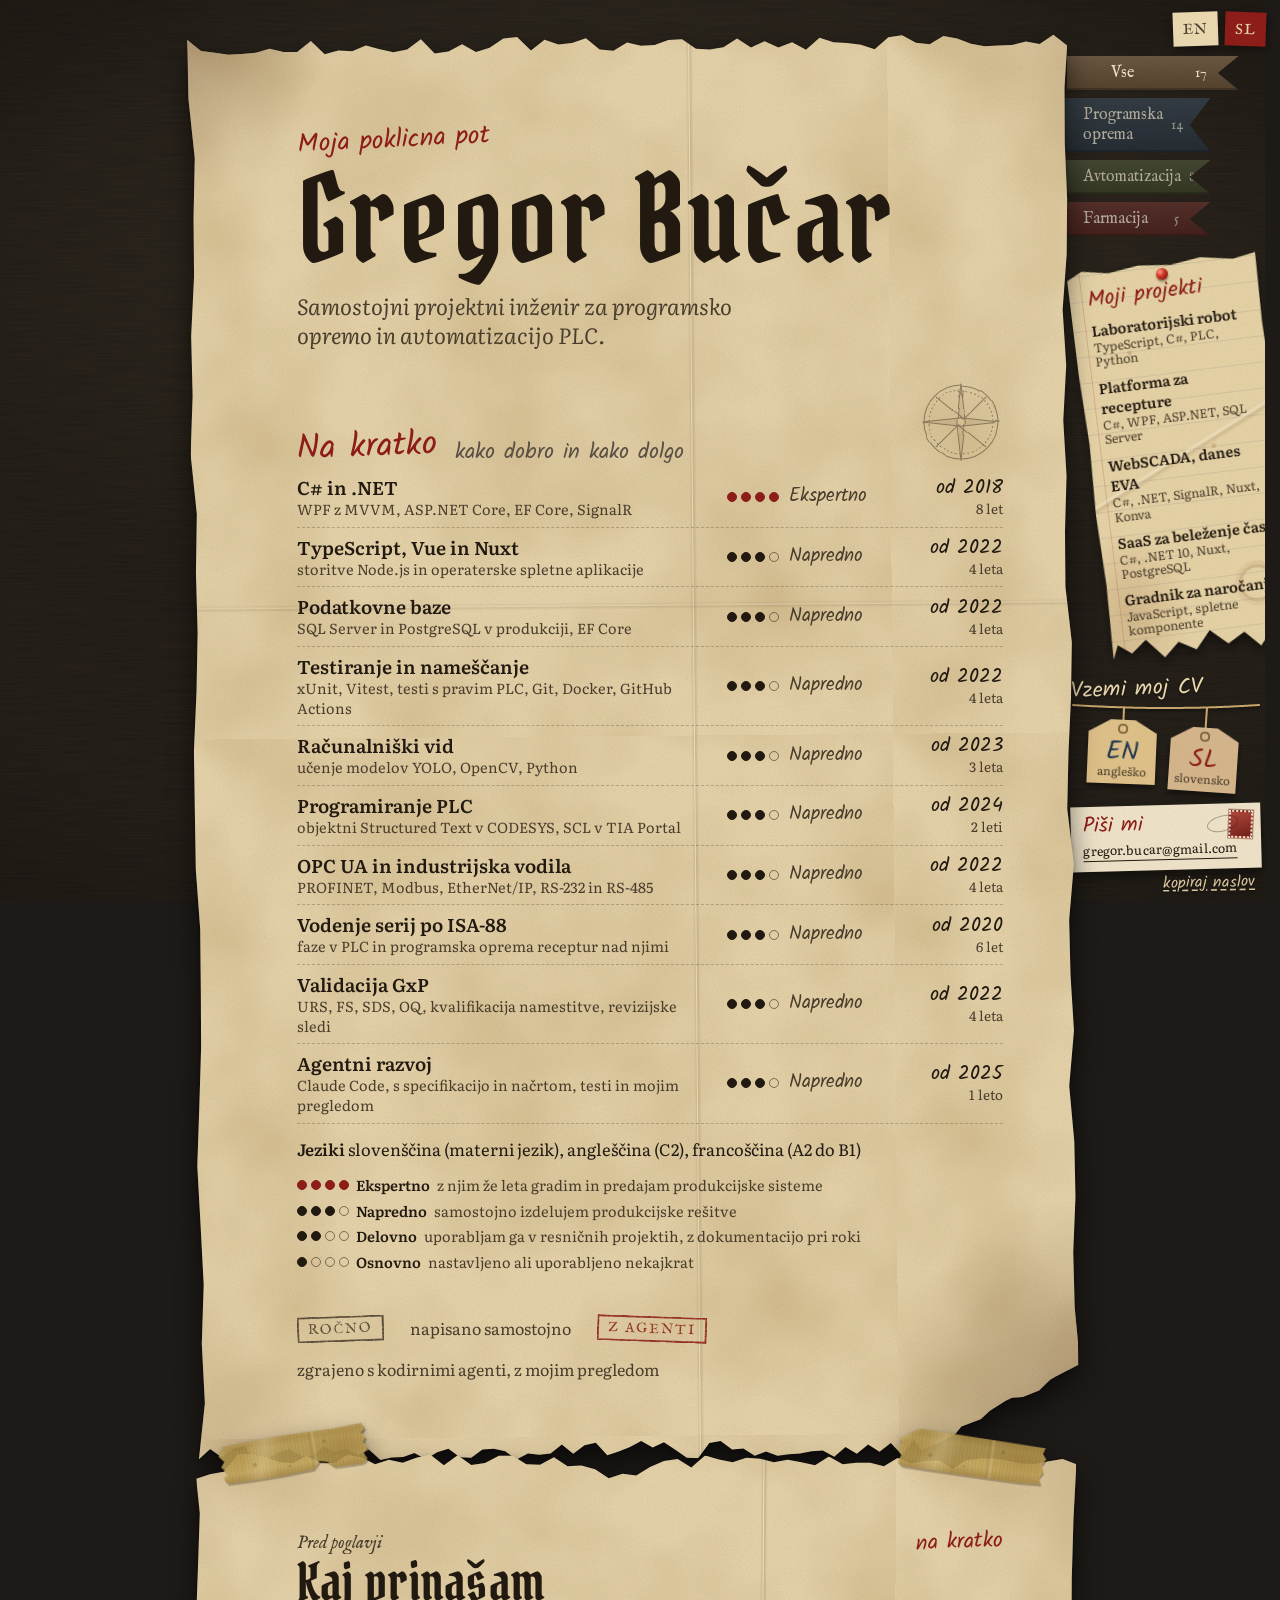
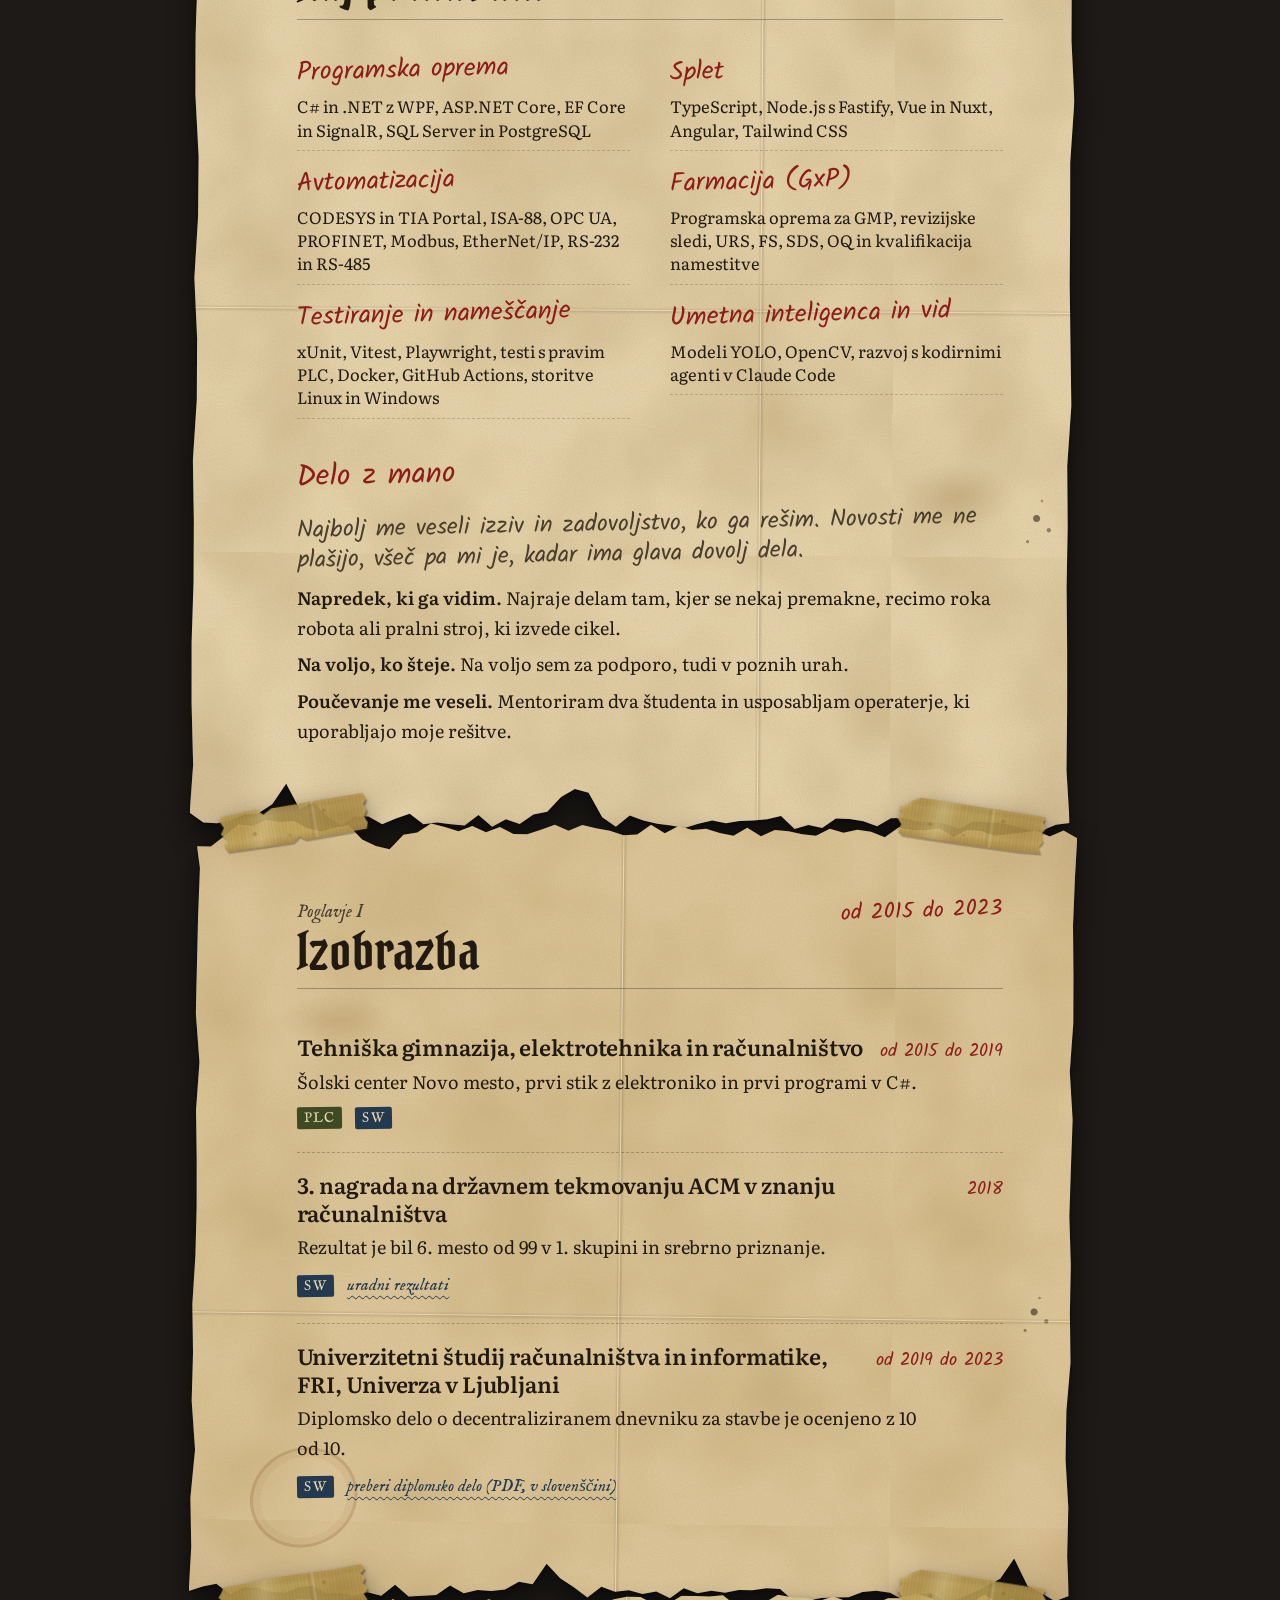
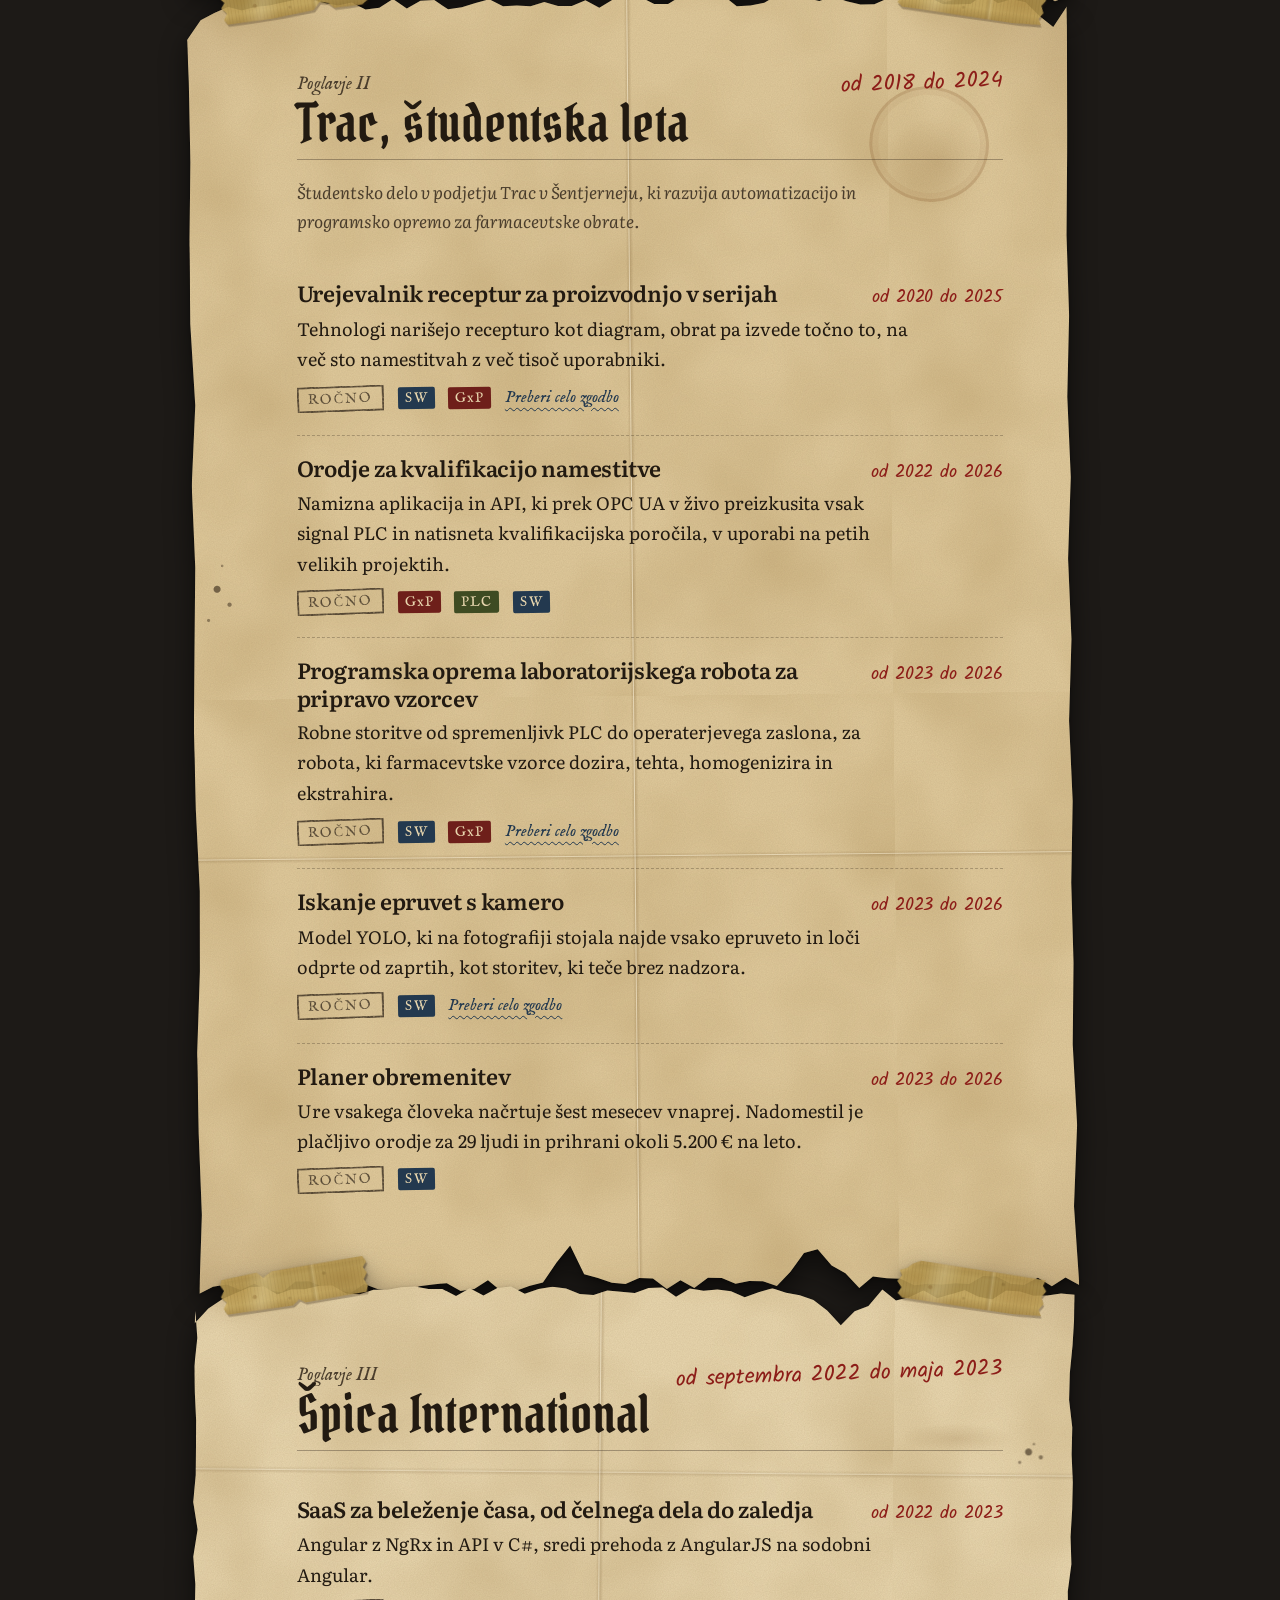
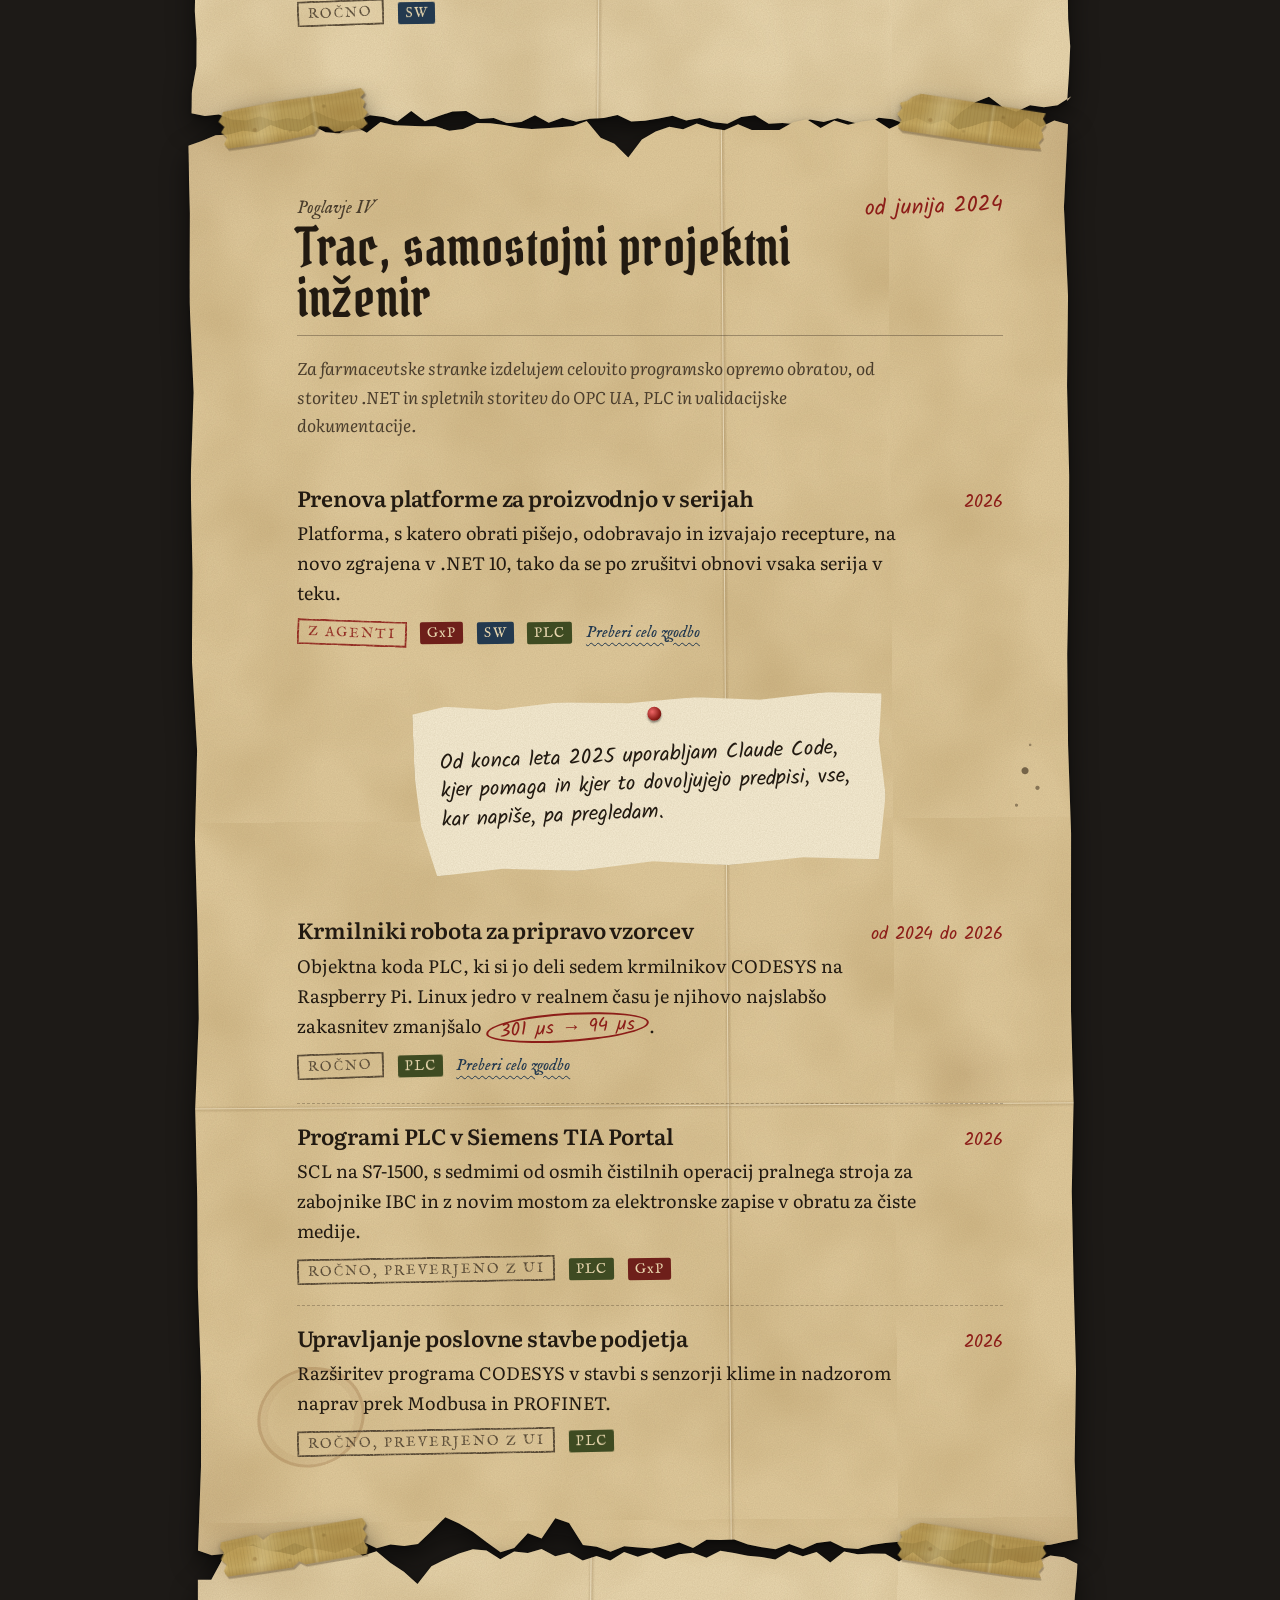
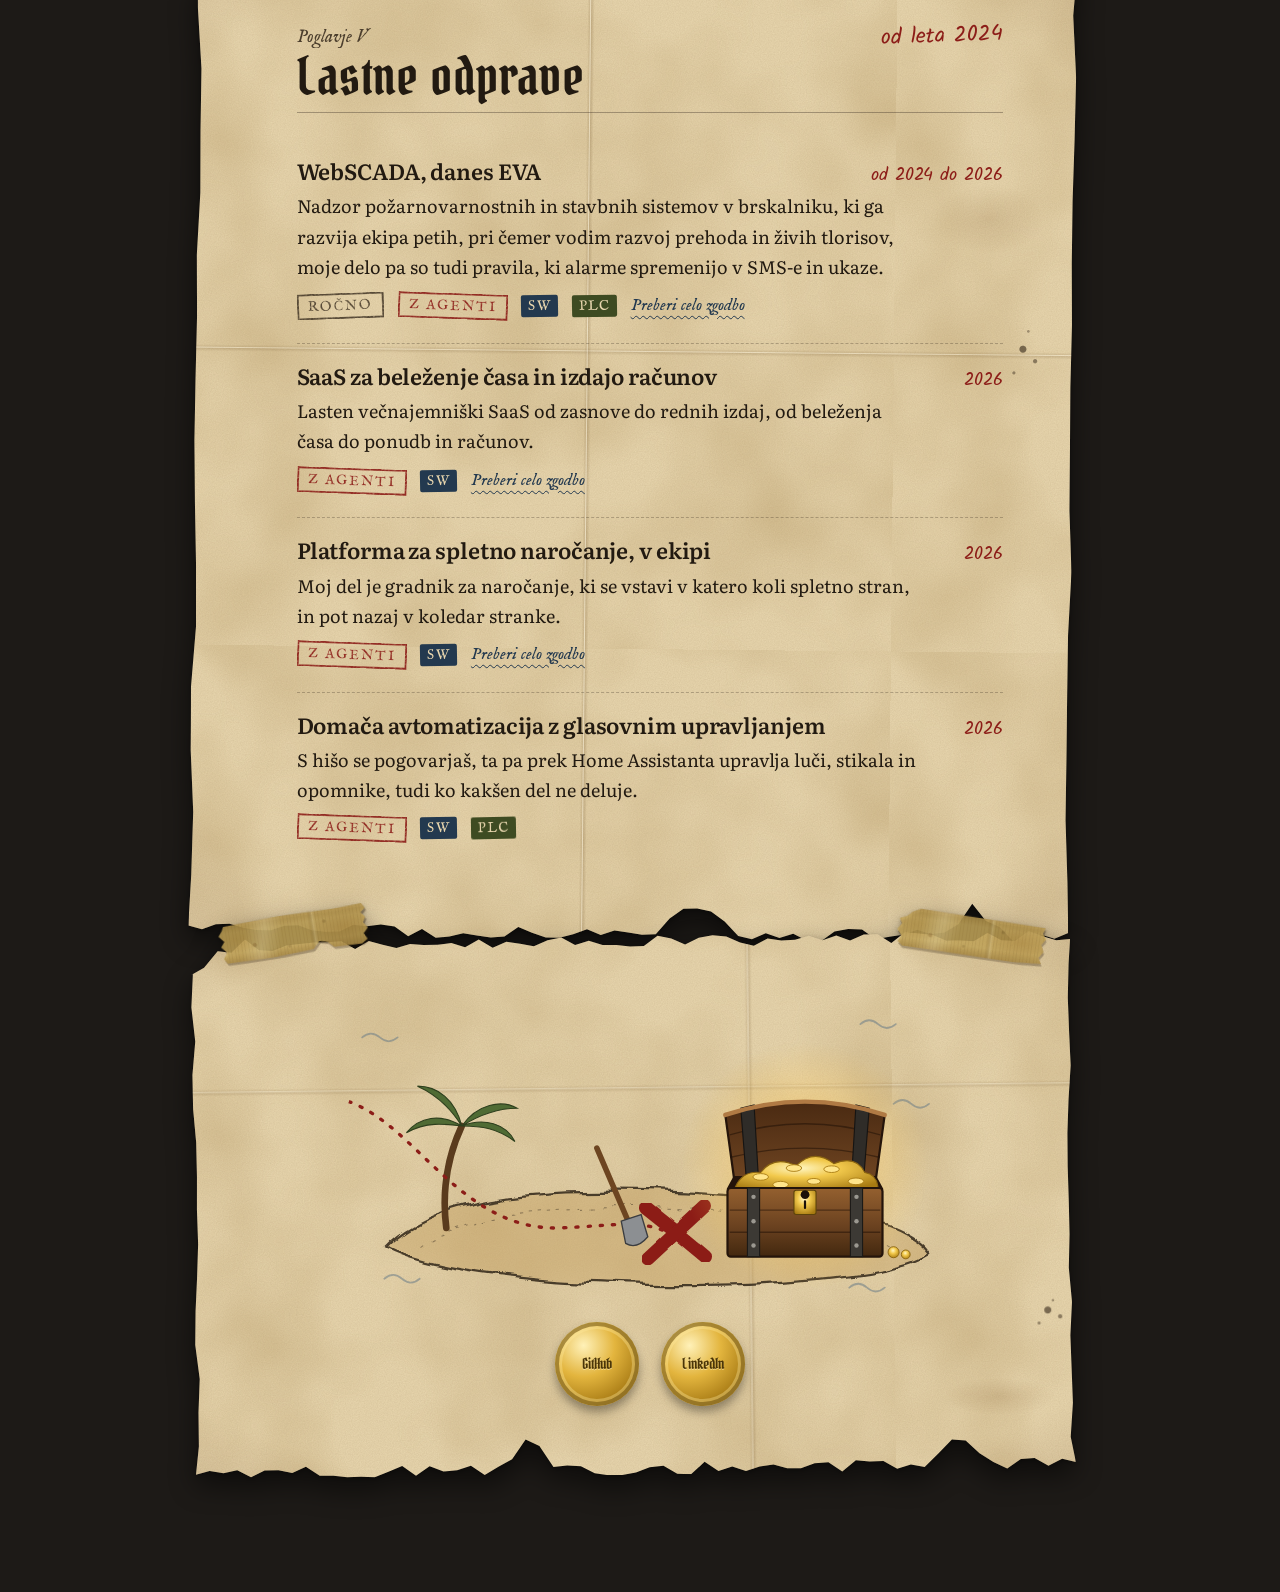
<file: sl.html>
<!DOCTYPE html>
<html lang="sl" data-theme="pirate" data-read="easy">
<head>
<meta charset="utf-8">
<meta name="viewport" content="width=device-width, initial-scale=1">
<title>Gregor Bučar, moja poklicna pot</title>
<link rel="preload" href="fonts/IMFellEnglishSC-400-latin.woff2" as="font" type="font/woff2" crossorigin>
<link rel="preload" href="fonts/Literata-400-latin.woff2" as="font" type="font/woff2" crossorigin>
<link rel="preload" href="fonts/Kalam-400-latin.woff2" as="font" type="font/woff2" crossorigin>
<link rel="preload" href="fonts/IMFellEnglish-400-latin.woff2" as="font" type="font/woff2" crossorigin>
<link rel="stylesheet" href="fonts/fonts.css">
<script>(function () { var sw = null; try { sw = sessionStorage.getItem('journal-switch'); } catch (e) {} if (sw) document.documentElement.classList.add('arriving'); else if (innerWidth > 700 && !matchMedia('(prefers-reduced-motion: reduce)').matches && (!location.hash || location.hash === '#home')) document.documentElement.classList.add('intro-on'); })();</script>
<style>
  /* ============ tokens ============ */
  :root {
    --noise: url("data:image/svg+xml,%3Csvg xmlns='http://www.w3.org/2000/svg' width='240' height='240'%3E%3Cfilter id='n'%3E%3CfeTurbulence type='fractalNoise' baseFrequency='.85' numOctaves='3' stitchTiles='stitch'/%3E%3CfeColorMatrix values='0 0 0 0 .32 0 0 0 0 .22 0 0 0 0 .10 0 0 0 .20 0'/%3E%3C/filter%3E%3Crect width='100%25' height='100%25' filter='url(%23n)'/%3E%3C/svg%3E");
    --blots: url("data:image/svg+xml,%3Csvg xmlns='http://www.w3.org/2000/svg' width='700' height='700'%3E%3Cfilter id='b'%3E%3CfeTurbulence type='fractalNoise' baseFrequency='.008' numOctaves='3' seed='7'/%3E%3CfeColorMatrix values='0 0 0 0 .40 0 0 0 0 .26 0 0 0 0 .09 0 0 0 .55 -.18'/%3E%3C/filter%3E%3Crect width='100%25' height='100%25' filter='url(%23b)'/%3E%3C/svg%3E");
    --blots-soft: url("data:image/svg+xml,%3Csvg xmlns='http://www.w3.org/2000/svg' width='700' height='700'%3E%3Cfilter id='b'%3E%3CfeTurbulence type='fractalNoise' baseFrequency='.008' numOctaves='3' seed='7'/%3E%3CfeColorMatrix values='0 0 0 0 .40 0 0 0 0 .26 0 0 0 0 .09 0 0 0 .28 -.10'/%3E%3C/filter%3E%3Crect width='100%25' height='100%25' filter='url(%23b)'/%3E%3C/svg%3E");
    --grain: url("data:image/svg+xml,%3Csvg xmlns='http://www.w3.org/2000/svg' width='300' height='300'%3E%3Cfilter id='g'%3E%3CfeTurbulence type='fractalNoise' baseFrequency='.02 .6' numOctaves='2' seed='3'/%3E%3CfeColorMatrix values='0 0 0 0 .05 0 0 0 0 .03 0 0 0 0 .01 0 0 0 .35 0'/%3E%3C/filter%3E%3Crect width='100%25' height='100%25' filter='url(%23g)'/%3E%3C/svg%3E");
    /* uneven rubber-stamp ink: mostly solid with worn spots */
    --grunge: url("data:image/svg+xml,%3Csvg xmlns='http://www.w3.org/2000/svg' width='150' height='150'%3E%3Cfilter id='s'%3E%3CfeTurbulence type='fractalNoise' baseFrequency='.55' numOctaves='2' seed='9'/%3E%3CfeColorMatrix values='0 0 0 0 0 0 0 0 0 0 0 0 0 0 0 -1.6 0 0 0 1.75'/%3E%3C/filter%3E%3Crect width='100%25' height='100%25' filter='url(%23s)'/%3E%3C/svg%3E");
    --tape-mask: url("data:image/svg+xml,%3Csvg xmlns='http://www.w3.org/2000/svg' viewBox='0 0 150 40' preserveAspectRatio='none'%3E%3Cpath d='M5,1 L145,0 L148,3 L145,6 L149,10 L145,13 L148,17 L144,20 L149,24 L145,27 L148,31 L145,34 L149,38 L146,40 L4,40 L1,37 L5,34 L0,30 L4,27 L1,23 L5,20 L0,16 L4,13 L1,9 L5,6 L1,3 Z'/%3E%3C/svg%3E");
    --ease-out: cubic-bezier(.16, 1, .3, 1);
    --ease-in: cubic-bezier(.5, 0, .75, 0);
    --scan: 45vh;
    --w: min(880px, calc(100vw - 32px));
  }
  /* Explorer: an expedition journal; sepia ink, red pencil for marks, blue ink for stamps */
  html[data-theme="explorer"] {
    --desk: #2B2018; --paper: #EAD8B2; --paper-2: #F1E4C5; --edge: rgba(110, 70, 25, .30);
    --ink: #2B2118; --ink-2: #57473A; --pencil: #6F675C; --red: #A3372A; --blue: #2C4A72;
    --leather: #5B3A22; --leather-2: #3C2615; --stitch: #C7A468;
    --f-title: 'IM Fell English SC', serif; --title-size: 1; --title-track: .01em;
    --f-body: 'EB Garamond', serif; --f-hand: 'Reenie Beanie', cursive; --f-head: 'IM Fell English', serif;
    --sw: #2C4A72; --plc: #4A5A2C; --gxp: #6B2D52; --all: #6A5641;
  }
  /* Pirate: a ship's log; darker sun-burnt parchment, blackletter titles, wax red */
  html[data-theme="pirate"] {
    --desk: #1D1A17; --paper: #DFC99B; --paper-2: #E8D6AE; --edge: rgba(90, 50, 15, .45);
    --ink: #1E1912; --ink-2: #4A3D2C; --pencil: #625A4E; --red: #8C1D18; --blue: #23394F;
    --leather: #3A2A1E; --leather-2: #20160F; --stitch: #B08D4A;
    --f-title: 'Pirata One', serif; --title-size: 1.12; --title-track: .02em;
    --f-body: 'EB Garamond', serif; --f-hand: 'Reenie Beanie', cursive; --f-head: 'IM Fell English', serif;
    --sw: #23394F; --plc: #3E4B22; --gxp: #6E1F1A; --all: #5A4630;
  }

  /* ============ desk + base ============ */
  * { box-sizing: border-box; }
  html, body { margin: 0; }
  /* the scrollbar's space is kept from the start, so the page never shifts when it appears after the intro */
  html { scrollbar-gutter: stable; scrollbar-color: rgba(201, 170, 120, .45) #241a13; }
  body {
    min-height: 100vh; color: var(--ink); font-family: var(--f-body); font-size: 19px; line-height: 1.55;
    background:
      radial-gradient(ellipse 80% 60% at 50% 30%, rgba(255, 220, 160, .07), transparent 70%),
      radial-gradient(ellipse 120% 100% at 50% 50%, transparent 50%, rgba(0, 0, 0, .55) 100%),
      var(--grain), var(--desk);
    background-attachment: fixed;
  }
  a { color: inherit; }
  :focus-visible { outline: 2px dashed var(--red); outline-offset: 3px; }
  ::selection { background: rgba(163, 55, 42, .22); }
  .vh { position: absolute; width: 1px; height: 1px; overflow: hidden; clip-path: inset(50%); white-space: nowrap; }
  .hand { font-family: var(--f-hand); font-weight: 400; line-height: 1.05; }

  /* ============ the journal column ============ */
  .journal { position: relative; width: var(--w); margin: 0 auto; padding: 40px 0 120px; perspective: 2200px; }
  .page { position: relative; display: none; transform-origin: left center; }
  .page.on { display: block; }
  .page.flip-out { animation: flip-out 260ms var(--ease-in) forwards; }
  .page.flip-in { animation: flip-in 420ms var(--ease-out); }
  /* the journal is very long, so it slides instead of turning: a 3D turn of the whole page is heavy to draw */
  .page.slide-out { animation: slide-out 200ms var(--ease-in) forwards; }
  .page.slide-in { animation: slide-in 340ms var(--ease-out); }
  @keyframes slide-out { to { transform: translateY(-12px); opacity: 0; } }
  @keyframes slide-in { from { transform: translateY(16px); opacity: 0; } }
  @keyframes flip-out { to { transform: rotateY(-75deg); opacity: 0; } }
  @keyframes flip-in { from { transform: rotateY(60deg); opacity: 0; } }

  /* each sheet is a torn page; the shadow sits on the wrapper because clip-path cuts shadows */
  .sheet-wrap { position: relative; margin: -4px 0; filter: drop-shadow(0 12px 14px rgba(0, 0, 0, .42)) drop-shadow(0 2px 2px rgba(0, 0, 0, .35)); }
  .sheet { position: relative; isolation: isolate; padding: 70px 70px 76px 104px; transform: rotate(var(--tilt, 0deg)); }
  /* the paper is its own layer behind the text: it can tilt and tear while the text stays straight and sharp */
  .paper {
    position: absolute; inset: 0; z-index: -1; pointer-events: none;
    background:
      radial-gradient(ellipse 115% 95% at 50% 50%, transparent 58%, var(--edge) 100%),
      var(--blots), var(--noise), var(--paper);
  }
  .sheet.light .paper { background: radial-gradient(ellipse 115% 95% at 50% 50%, transparent 58%, var(--edge) 100%), var(--blots), var(--noise), var(--paper-2); }
  html[data-read="easy"] .paper { transform: rotate(calc(var(--tilt, 0deg) * 1.6)); }
  /* a faint coffee ring on one page */
  .sheet.coffee .paper::after { content: ""; position: absolute; right: 9%; top: 7%; width: 120px; height: 120px; border-radius: 50%; box-shadow: inset 0 0 0 3px rgba(120, 72, 30, .16), inset 0 0 0 9px rgba(120, 72, 30, .05); transform: rotate(18deg) scale(1, .96); pointer-events: none; }
  /* old masking tape: yellowed, crepe-textured, grimy, darker at the edges, with chunks torn away */
  .tape { position: absolute; z-index: 3; width: 150px; height: 40px; pointer-events: none; --tape-mask: url("data:image/svg+xml,%3Csvg xmlns='http://www.w3.org/2000/svg' viewBox='0 0 150 40' preserveAspectRatio='none'%3E%3Cpath d='M6,2 L60,0 L118,1 L146,0 L149,5 L144,9 L148,14 L145,19 L149,25 L144,30 L147,36 L141,40 L113,39 L107,33 L99,31 L92,38 L50,40 L5,39 L2,34 L6,28 L1,22 L5,17 L0,11 L4,6 Z'/%3E%3C/svg%3E"); }
  .tape.tr, .tape.t3 { --tape-mask: url("data:image/svg+xml,%3Csvg xmlns='http://www.w3.org/2000/svg' viewBox='0 0 150 40' preserveAspectRatio='none'%3E%3Cpath d='M22,0 L148,2 L146,8 L150,13 L146,19 L149,26 L145,32 L148,38 L120,40 L8,39 L3,35 L6,29 L1,23 L5,17 L2,12 L9,9 L14,4 Z'/%3E%3C/svg%3E"); }
  .sheet-wrap:nth-child(even) .tape.tl { --tape-mask: url("data:image/svg+xml,%3Csvg xmlns='http://www.w3.org/2000/svg' viewBox='0 0 150 40' preserveAspectRatio='none'%3E%3Cpath d='M4,3 L40,1 L46,7 L55,2 L147,1 L150,7 L146,12 L149,18 L145,24 L148,31 L146,37 L84,38 L78,34 L71,39 L5,38 L2,32 L6,26 L1,20 L5,14 L2,8 Z'/%3E%3C/svg%3E"); }
  .tape::before, .tape::after { content: ""; position: absolute; inset: 0; -webkit-mask-image: var(--tape-mask); mask-image: var(--tape-mask); -webkit-mask-size: 100% 100%; mask-size: 100% 100%; }
  .tape::before { background: rgba(45, 28, 10, .30); transform: translate(1px, 2.5px); filter: blur(1.3px); }
  .tape::after {
    background:
      radial-gradient(circle at 23% 62%, rgba(110, 72, 20, .26) 0 1.6px, transparent 2.6px),
      radial-gradient(circle at 71% 30%, rgba(90, 60, 20, .22) 0 1.2px, transparent 2.2px),
      radial-gradient(circle at 46% 78%, rgba(90, 60, 20, .18) 0 1px, transparent 2px),
      radial-gradient(ellipse 38% 70% at 84% 50%, rgba(140, 92, 28, .26), transparent 72%),
      radial-gradient(ellipse 30% 60% at 12% 40%, rgba(150, 105, 35, .18), transparent 70%),
      linear-gradient(104deg, rgba(255, 255, 255, 0) 18%, rgba(255, 246, 215, .20) 30%, rgba(255, 255, 255, 0) 42%),
      linear-gradient(90deg, transparent 61%, rgba(80, 55, 20, .14) 62%, rgba(255, 245, 210, .18) 63.5%, transparent 65.5%),
      repeating-linear-gradient(90deg, rgba(110, 78, 28, .10) 0 1px, transparent 1px 3.5px),
      linear-gradient(rgba(110, 72, 18, .26), transparent 24%, transparent 76%, rgba(110, 72, 18, .30)),
      var(--noise),
      rgba(208, 178, 96, .80);
  }
  .tape.tl, .tape.t2 { top: -21px; left: 3%; transform: rotate(-9deg); }
  .tape.tr, .tape.t3 { top: -19px; right: 3%; transform: rotate(8deg); }
  .tape.t1 { top: -21px; left: 44%; transform: rotate(-3deg); }
  /* the title page: folded once each way, darker near the torn corner */
  .title-wrap .paper::before {
    content: ""; position: absolute; inset: 0; pointer-events: none;
    background:
      linear-gradient(90deg, transparent calc(57% - 3px), rgba(90, 60, 20, .10) calc(57% - 1px), rgba(255, 250, 235, .38) 57%, rgba(90, 60, 20, .16) calc(57% + 1px), transparent calc(57% + 4px)),
      linear-gradient(transparent calc(40% - 3px), rgba(90, 60, 20, .09) calc(40% - 1px), rgba(255, 250, 235, .34) 40%, rgba(90, 60, 20, .14) calc(40% + 1px), transparent calc(40% + 4px)),
      radial-gradient(ellipse 34% 26% at 100% 100%, rgba(70, 40, 10, .38), transparent 70%),
      radial-gradient(ellipse 22% 16% at 0 0, rgba(70, 40, 10, .26), transparent 70%);
  }

  /* ============ intro: the taped pages are folded into a stack and dropped; they fall open like a fanfold calendar ============ */
  html.intro-on #home:not(.dropping) { visibility: hidden; }
  html.intro-on .trail, html.intro-on .ribbons { opacity: 0; }
  .trail, .ribbons { transition: opacity 700ms ease; }
  #home.dropping { transform-origin: 0 0; }
  /* the journal itself, built around the title page while the intro plays */
  .bk { position: absolute; pointer-events: none; }
  .bk-back { border-radius: 5px 12px 12px 5px; background: radial-gradient(ellipse 90% 70% at 40% 35%, rgba(255, 210, 150, .10), transparent 70%), var(--noise), linear-gradient(115deg, var(--leather), var(--leather-2)); box-shadow: 0 40px 70px rgba(0, 0, 0, .6), 0 6px 14px rgba(0, 0, 0, .45); }
  .bk-block { background: var(--noise), var(--paper); box-shadow: 1px 1px 0 #d9c89f, 2px 2px 0 #c9b487, 3px 3px 0 #e1d1aa, 4px 4px 0 #c3ad7d, 5px 5px 0 #dccba2, 6px 6px 0 #bea777, 7px 7px 0 #d6c497; }
  .bk-cover { transform-origin: 0 50%; transform-style: preserve-3d; }
  .bk-front, .bk-inside { position: absolute; inset: 0; border-radius: 3px 12px 12px 3px; -webkit-backface-visibility: hidden; backface-visibility: hidden; }
  .bk-front { display: grid; align-content: center; justify-items: center; padding-right: 70px; background: radial-gradient(ellipse 90% 70% at 40% 35%, rgba(255, 210, 150, .12), transparent 70%), var(--noise), linear-gradient(115deg, var(--leather), var(--leather-2)); box-shadow: inset 0 0 0 12px rgba(0, 0, 0, .12), inset 0 0 80px rgba(0, 0, 0, .55); }
  .bk-front::before { content: ""; position: absolute; inset: 26px; border: 3px dashed var(--stitch); border-radius: 4px 10px 10px 4px; opacity: .7; }
  .bk-front::after { content: ""; position: absolute; top: 0; bottom: 0; right: 70px; width: 22px; background: linear-gradient(90deg, #1a120c, #3a2a1c 40%, #1a120c); box-shadow: 0 0 10px rgba(0, 0, 0, .6); }
  .bk-front b { max-width: 100%; padding: 0 56px; text-align: center; line-height: 1.02; font-family: var(--f-title); font-weight: 400; font-size: calc(110px * var(--title-size)); letter-spacing: .05em; color: #D9BE86; text-shadow: 0 2px 0 rgba(255, 230, 180, .25), 0 -2px 2px rgba(0, 0, 0, .7); }
  .bk-front small { margin-top: 18px; font-family: var(--f-head); font-style: italic; font-size: 34px; color: rgba(217, 190, 134, .8); }
  .bk-inside { transform: rotateY(180deg); background: radial-gradient(ellipse 120% 100% at 50% 50%, transparent 55%, rgba(60, 35, 10, .38) 100%), var(--blots), var(--noise), #B8925E; box-shadow: inset -30px 0 40px rgba(0, 0, 0, .35); }
  /* a pasted label inside the cover, in your handwriting */
  .found { position: absolute; left: 14%; right: 16%; top: 30%; padding: 34px 40px 30px; transform: rotate(-2.5deg); background: repeating-linear-gradient(transparent 0 56px, rgba(44, 74, 114, .22) 56px 58px), var(--noise), #EFE3C4; box-shadow: 0 6px 14px rgba(0, 0, 0, .3); text-align: center; color: var(--ink); }
  .found span { display: block; font-family: var(--f-hand); font-size: 36px; line-height: 1.1; color: var(--ink-2); transform: rotate(-1deg); }
  .found b { display: block; margin: 6px 0 2px; font-family: var(--f-hand); font-weight: 400; font-size: 96px; line-height: 1; color: var(--blue); transform: rotate(-2deg); }
  .found em { display: block; margin-top: 8px; font-family: var(--f-hand); font-style: normal; font-size: 58px; color: var(--blue); }
  #home.dropping > .sheet-wrap { transform-origin: 50% 0; will-change: transform; }
  /* during the opening shot every page shadow is redrawn each frame, so only the pages in view keep one, and a lighter one */
  html.intro-on #home > .sheet-wrap { filter: drop-shadow(0 10px 10px rgba(0, 0, 0, .45)); }
  html.intro-on #home > .sheet-wrap ~ .sheet-wrap ~ .sheet-wrap ~ .sheet-wrap ~ .sheet-wrap { filter: none; visibility: hidden; }
  .trail:not(.ready) { visibility: hidden; }
  /* while the taped pages swing, each one gets its own layer so its shadow isn't redrawn every frame */
  .intro-skip { position: fixed; left: 0; right: 0; bottom: 18px; z-index: 41; text-align: center; color: rgba(230, 210, 170, .55); font-style: italic; font-size: 15px; pointer-events: none; transition: opacity 400ms ease; }

  /* ============ title page ============ */
  .title-page { min-height: 86vh; display: flex; flex-direction: column; justify-content: flex-end; }
  .label { display: inline-block; transform: rotate(-3deg); margin-bottom: 12px; color: var(--red); font-family: var(--f-hand); font-size: 34px; }
  .name { margin: 0; font-family: var(--f-title); font-weight: 400; font-size: calc(clamp(54px, 9vw, 108px) * var(--title-size)); line-height: .95; letter-spacing: var(--title-track); color: var(--ink); }
  .role { margin: 14px 0 0; max-width: 34ch; font-family: var(--f-head); font-style: italic; font-size: 25px; line-height: 1.35; color: var(--ink-2); }
  .about { max-width: 58ch; margin: 26px 0 0; }
  .legend { display: flex; flex-wrap: wrap; gap: 14px 26px; align-items: center; margin-top: 30px; font-size: 16px; color: var(--ink-2); }
  .where { margin: 10px 0 0; transform: rotate(-1deg); transform-origin: left; color: var(--pencil); font-size: 26px; }
  .compass { position: absolute; right: 70px; bottom: 90px; width: 150px; height: 150px; opacity: .55; color: var(--ink-2); }

  /* stamps: rubber-stamp ink, slightly uneven */
  .stamp { display: inline-block; padding: 1px 9px 0; border: 2px solid currentColor; outline: 1px solid currentColor; outline-offset: 2px; transform: rotate(var(--r, -2deg)); font-family: var(--f-head); font-size: 14px; letter-spacing: .14em; text-transform: uppercase; line-height: 1.5; opacity: .9; -webkit-mask-image: var(--grunge); mask-image: var(--grunge); -webkit-mask-size: 150px 150px; mask-size: 150px 150px; }
  .stamp.byhand { color: var(--ink-2); }
  .stamp.agents { color: var(--red); --r: 2deg; }
  .stamp.checked { color: var(--ink-2); --r: -1deg; }
  .tag { display: inline-block; padding: 0 7px; border-radius: 2px; color: var(--paper-2); font-family: var(--f-head); font-size: 14px; letter-spacing: .06em; line-height: 1.6; transform: rotate(-1deg); }
  .tag.sw { background: var(--sw); } .tag.plc { background: var(--plc); } .tag.gxp { background: var(--gxp); }

  /* ============ map trail down the margin ============ */
  .trail { position: absolute; left: 0; top: 0; width: 90px; z-index: 4; overflow: visible; pointer-events: none; }
  .trail .base { fill: none; stroke: var(--pencil); stroke-width: 2.2; stroke-dasharray: 1.5 9; stroke-linecap: round; opacity: .55; }
  .trail .done { fill: none; stroke: var(--red); stroke-width: 3; stroke-dasharray: 10 8; stroke-linecap: round; }
  /* checkpoints: a pencilled ring until you reach the chapter, then a wax seal stamps down */
  .trail .ghost circle { fill: rgba(241, 228, 197, .75); stroke: var(--pencil); stroke-width: 1.4; stroke-dasharray: 3 3; }
  .trail .ghost text { font-family: var(--f-title); font-size: 13px; fill: var(--pencil); text-anchor: middle; dominant-baseline: central; }
  .trail .ghost { transition: opacity 200ms ease; }
  .trail .seal { opacity: 0; transform: scale(1.8) rotate(-20deg); transform-box: fill-box; transform-origin: center; transition: transform 420ms cubic-bezier(.3, 1.7, .5, 1), opacity 140ms ease; }
  .trail .mark.hit .seal { opacity: 1; transform: rotate(var(--sr, -6deg)); }
  .trail .mark.hit .ghost { opacity: 0; }
  .trail .seal .sh { fill: rgba(35, 15, 5, .32); }
  .trail .seal .wax { fill: url(#waxG); stroke: #3e0a06; stroke-width: .7; filter: url(#inkEdge); }
  .trail .seal .ring { fill: none; stroke: rgba(55, 8, 4, .6); stroke-width: 1.8; }
  .trail .seal .ring2 { fill: none; stroke: rgba(255, 170, 150, .28); stroke-width: 1; }
  .trail .seal text { font-family: var(--f-title); font-size: 14px; text-anchor: middle; dominant-baseline: central; }
  .trail .seal .lo { fill: rgba(255, 175, 155, .35); }
  .trail .seal .hi { fill: #4a0b07; }
  .trail .seal .gloss { fill: rgba(255, 255, 255, .28); }
  /* the end of the route: a brush-painted X on dug-up earth */
  .trail .x .dig { fill: rgba(92, 60, 30, .35); filter: url(#inkEdge); }
  .trail .x .dirt { fill: none; stroke: rgba(70, 45, 20, .6); stroke-width: 2; stroke-linecap: round; }
  .trail .x .xs { fill: var(--red); filter: url(#inkEdge); }
  .trail .x { transform-box: fill-box; transform-origin: center; }
  .trail .x.hit .xs { animation: x-pulse 1.6s ease-in-out infinite; transform-box: fill-box; transform-origin: center; }
  @keyframes x-pulse { 50% { transform: scale(1.12); } }
  .trail .marker { transition: transform 120ms linear; }
  /* explorer: a glass-headed push pin; pirate: a little wooden ship riding its wake */
  .trail .ship .hull { fill: url(#hullG); stroke: #241306; stroke-width: 1.1; stroke-linejoin: round; }
  .trail .ship .plank { fill: none; stroke: rgba(30, 15, 4, .55); stroke-width: .8; }
  .trail .ship .ports { fill: #1a0d04; }
  .trail .ship .mast { fill: none; stroke: #3a2311; stroke-width: 2; stroke-linecap: round; }
  .trail .ship .sail { fill: url(#sailG); stroke: #4a3a26; stroke-width: .8; stroke-linejoin: round; }
  .trail .ship .flag { fill: #a3241b; transform-box: fill-box; transform-origin: 0 50%; animation: flutter .8s ease-in-out infinite alternate; }
  .trail .ship .wake { fill: none; stroke: #5d6f7c; stroke-width: 1.3; stroke-linecap: round; opacity: .75; }
  .trail .ship-body { transform-box: fill-box; transform-origin: 50% 90%; animation: rock 3.4s ease-in-out infinite; }
  @keyframes rock { 0%, 100% { transform: rotate(-3deg); } 50% { transform: rotate(3deg) translateY(-1px); } }
  @keyframes flutter { from { transform: scaleX(.72) skewY(4deg); } to { transform: scaleX(1) skewY(-3deg); } }
  .trail { opacity: 0; }
  .trail.ready { opacity: 1; }
  @media (prefers-reduced-motion: reduce) { .trail .ship-body, .trail .ship .flag, .trail .x.hit .xs { animation: none; } .trail .seal { transition: none; } }
  html[data-theme="explorer"] .trail .ship { display: none; }
  html[data-theme="pirate"] .trail .pin { display: none; }

  /* ============ bookmark ribbons (area filter) ============ */
  /* ribbons sit behind the pages, so only their ends stick out past the right edge */
  .ribbons { position: absolute; top: 0; bottom: 0; right: 0; width: 0; z-index: -1; }
  .ribbons-in { position: sticky; top: var(--rail-top, 70px); display: flex; flex-direction: column; gap: 8px; }
  .ribbon { position: relative; display: flex; align-items: center; gap: 8px; width: 172px; margin-left: -22px; padding: 7px 26px 7px 44px; border: 0; color: #F4E9D0; font-family: var(--f-head); font-size: 16px; text-align: left; cursor: pointer; clip-path: polygon(0 0, 100% 0, 88% 50%, 100% 100%, 0 100%); box-shadow: inset 0 -2px 0 rgba(0, 0, 0, .25); transform: translateX(-12px); transition: transform 220ms var(--ease-out), filter 220ms var(--ease-out); background: linear-gradient(rgba(255, 255, 255, .08), rgba(0, 0, 0, .12)), var(--c); }
  .ribbon::after { content: ""; position: absolute; inset: 0; background: var(--noise); opacity: .6; pointer-events: none; }
  .ribbon[data-f="all"] { --c: var(--all); } .ribbon[data-f="SW"] { --c: var(--sw); } .ribbon[data-f="PLC"] { --c: var(--plc); } .ribbon[data-f="GxP"] { --c: var(--gxp); }
  /* the chosen ribbon is pulled out at full colour; the others fade back behind the page */
  .ribbon { opacity: .82; filter: saturate(.7) brightness(.88); transition: transform 220ms var(--ease-out), opacity 220ms ease, filter 220ms ease; }
  .ribbon:hover { opacity: .95; filter: saturate(.9) brightness(.97); transform: translateX(0); }
  .ribbon[aria-pressed="true"], .ribbon[aria-pressed="true"]:hover { opacity: 1; filter: none; transform: translateX(16px); }
  .ribbon[aria-pressed="true"] .n { opacity: 1; }
  .ribbon .n { margin-left: auto; margin-right: 6px; font-size: 14px; opacity: .8; }

  /* ============ chapters and entries ============ */
  .chapter-head { display: flex; align-items: baseline; justify-content: space-between; gap: 20px; margin-bottom: 26px; border-bottom: 1.5px solid rgba(43, 33, 24, .35); padding-bottom: 10px; }
  .chapter-head h2 { margin: 0; font-family: var(--f-title); font-weight: 400; font-size: calc(46px * var(--title-size)); line-height: 1; letter-spacing: var(--title-track); }
  .chapter-head .num { display: block; margin-bottom: 4px; font-family: var(--f-head); font-style: italic; font-size: 18px; color: var(--ink-2); letter-spacing: 0; }
  .chapter-head .when { color: var(--red); font-family: var(--f-hand); font-size: 32px; white-space: nowrap; transform: rotate(-2deg); }
  .chapter-intro { max-width: 60ch; margin: -8px 0 26px; font-style: italic; color: var(--ink-2); }
  .entry { position: relative; padding: 18px 0 22px; transition: opacity 220ms ease, filter 220ms ease; }
  .entry + .entry { border-top: 1px dashed rgba(43, 33, 24, .28); }
  .entry h3 { display: flex; justify-content: space-between; align-items: baseline; gap: 16px; margin: 0 0 4px; font-family: var(--f-head); font-weight: 400; font-size: 26px; line-height: 1.2; }
  .entry h3 time { flex: none; color: var(--red); font-family: var(--f-hand); font-size: 28px; }
  .entry p { max-width: 62ch; margin: 0 0 10px; }
  .marks { display: flex; flex-wrap: wrap; align-items: center; gap: 10px 14px; margin-top: 4px; }
  .circled { position: relative; display: inline-block; padding: 2px 14px 0; color: var(--red); font-family: var(--f-hand); font-size: 28px; line-height: 1.1; border: 2px solid var(--red); border-radius: 52% 48% 55% 45% / 58% 46% 54% 42%; transform: rotate(-3deg); }
  .note { position: absolute; right: -6px; top: 6px; max-width: 13ch; transform: rotate(5deg); color: var(--pencil); font-size: 27px; text-align: right; pointer-events: none; }
  .go { display: inline-block; margin-top: 8px; font-family: var(--f-head); font-style: italic; font-size: 20px; color: var(--blue); text-decoration: underline; text-decoration-style: wavy; text-decoration-thickness: 1px; text-underline-offset: 5px; }
  .go:hover { color: var(--red); }
  /* entry: what it does and my part on the left, the principles pencilled in on the right */
  /* the one-line summary a reviewer should take from each entry */
  .mini { margin-left: 4px; font-family: var(--f-hand); font-size: 17px; color: var(--red); }
  .go.small { margin-top: 0; font-size: 17px; }
  /* what I bring: a kit list grouped by kind */
  /* languages and frameworks: one row per language, its frameworks, how long, and where in the journal */
  /* skills: four ink dots for the level (legend on the page), then the years */
  .lv { display: inline-flex; gap: 4px; flex: none; }
  .lv i { width: 10px; height: 10px; border: 1.6px solid rgba(43, 33, 24, .55); border-radius: 50%; }
  .lv i.on { border-color: var(--ink); background: var(--ink); }
  .lv.l4 i.on { border-color: var(--red); background: var(--red); }
  .lv-legend { display: flex; flex-wrap: wrap; gap: 6px 22px; margin: 6px 0 14px; color: var(--ink-2); font-size: 14.5px; line-height: 1.35; }
  .lv-legend > span { display: inline-flex; align-items: center; gap: 7px; }
  .lv-legend b { color: var(--ink); font-weight: 600; }
  .glance { margin-top: 30px; }
  .glance-head { display: flex; align-items: flex-end; gap: 18px; margin-bottom: 4px; }
  .glance-head h2 { margin: 0; transform: rotate(-2deg); font-family: var(--f-hand); font-weight: 400; font-size: 34px; line-height: 1; color: var(--red); }
  .glance-head .hand { color: var(--pencil); font-size: 22px; }
  .glance-head .compass { position: static; width: 84px; height: 84px; margin-left: auto; }
  .gl-row { display: grid; grid-template-columns: minmax(0, 1fr) 150px 110px; gap: 16px; align-items: center; padding: 8px 0; border-bottom: 1px dashed rgba(43, 33, 24, .25); }
  .gl-n b { display: block; font-size: 18.5px; font-weight: 600; line-height: 1.25; }
  .gl-n small, .gl-y small { display: block; color: var(--ink-2); font-size: 14.5px; line-height: 1.35; }
  .gl-lv { display: flex; align-items: center; gap: 10px; }
  .gl-lv em { font-family: var(--f-hand); font-style: normal; font-size: 19px; color: var(--ink-2); }
  .gl-y { font-family: var(--f-hand); font-size: 20px; line-height: 1.1; text-align: right; color: var(--ink); }
  .gl-y small { font-family: var(--f-body); font-size: 13.5px; }
  .gl-spoken { margin: 12px 0 0; font-size: 16.5px; }
  .glance .lv-legend { margin-top: 12px; }
  html[data-read="classic"] .gl-y { font-size: 24px; }
  html[data-read="classic"] .glance-head h2 { font-size: 44px; }
  @media (max-width: 860px) { .skills { columns: 1; } }
  @media (max-width: 700px) {
    .gl-row { grid-template-columns: minmax(0, 1fr) auto; gap: 4px 12px; }
    .gl-lv { grid-column: 1; grid-row: 2; }
    .gl-y { grid-column: 2; grid-row: 1 / 3; }
    .glance-head .compass { display: none; }
  }
  /* working with me: a motto in my own hand, then short notes with one true example each */
  .motto { max-width: 34ch; margin: 6px 0 22px; padding: 0; transform: rotate(-1.2deg); color: var(--red); font-size: 30px; line-height: 1.25; }
  html[data-read="classic"] .motto { font-size: 40px; }
  @media (max-width: 700px) { .motto { font-size: 25px; } }
  /* projects: an index card pinned under the ribbons, for readers who only want the highlights */
  .quick { position: relative; isolation: isolate; display: flex; flex-direction: column; gap: 2px; width: clamp(190px, calc(50vw - 454px), 232px); margin: 18px 0 0 -6px; padding: 18px 14px 20px 18px; transform: rotate(var(--qa, 1.2deg)); transform-origin: 50% 12px; will-change: transform; filter: drop-shadow(0 6px 6px rgba(0, 0, 0, .45)); }
  /* the paper: yellowed, foxed, a coffee ring, a faded crease, ruled lines and a torn bottom edge */
  .quick::after {
    content: ""; position: absolute; inset: 0; z-index: -1;
    background:
      radial-gradient(circle at 80% 84%, transparent 0 15px, rgba(120, 72, 30, .2) 16px 18px, rgba(120, 72, 30, .07) 19px 22px, transparent 23px),
      radial-gradient(ellipse 45% 30% at 12% 88%, rgba(139, 90, 43, .22), transparent 70%),
      radial-gradient(circle at 28% 22%, rgba(150, 100, 40, .3) 0 1.6px, transparent 2.6px),
      radial-gradient(circle at 66% 48%, rgba(150, 100, 40, .25) 0 2px, transparent 3px),
      radial-gradient(circle at 44% 70%, rgba(150, 100, 40, .22) 0 1.3px, transparent 2.3px),
      linear-gradient(155deg, transparent 48.6%, rgba(255, 250, 235, .35) 49.2%, rgba(90, 60, 20, .14) 49.8%, transparent 50.8%),
      radial-gradient(ellipse 120% 110% at 50% 45%, transparent 55%, rgba(110, 70, 25, .38) 100%),
      linear-gradient(90deg, transparent 12px, rgba(163, 55, 42, .22) 12px 13px, transparent 13px),
      repeating-linear-gradient(to bottom, transparent 0 25px, rgba(44, 74, 114, .11) 25px 26px) 0 34px,
      var(--noise), #ead7ab;
    clip-path: polygon(0% 2%, 8% 0%, 22% 1.2%, 38% .2%, 55% 1%, 71% 0%, 88% 1.4%, 100% .4%, 99.2% 18%, 100% 35%, 98.8% 52%, 100% 70%, 99% 86%, 100% 95%, 93% 99%, 86% 95.5%, 78% 100%, 70% 96%, 61% 98.5%, 52% 94.5%, 44% 99%, 35% 96.5%, 27% 100%, 18% 95%, 10% 98%, 3% 95.5%, 0% 99%, 1% 80%, 0% 62%, 1.2% 44%, 0% 26%);
  }
  .quick::before { content: ""; position: absolute; top: 6px; left: 50%; width: 12px; height: 12px; margin-left: -6px; border-radius: 50%; background: radial-gradient(circle at 35% 30%, #ff9a8a, #cc3324 40%, #5e0f09); box-shadow: 0 2px 2px rgba(0, 0, 0, .35); }
  .quick .hand { margin-bottom: 2px; color: var(--red); font-size: 22px; line-height: 1.1; }
  .quick a { display: block; padding: 3px 0; color: var(--ink); text-decoration: none; line-height: 1.15; }
  .quick a b { font-family: var(--f-body); font-weight: 600; font-size: 14.5px; }
  .quick a small { display: block; color: var(--ink-2); font-size: 12.5px; }
  .quick a:hover b, .quick a:focus-visible b { color: var(--red); text-decoration: underline; text-underline-offset: 2px; }
  /* the CVs: four luggage tags on a twine under the card, and a small envelope for the e-mail */
  .post { display: flex; flex-direction: column; width: 190px; margin: 14px 0 0 -2px; }
  .post > .hand { color: #E9D7AE; font-size: 22px; line-height: 1.1; transform: rotate(-2deg); text-shadow: 0 1px 2px rgba(0, 0, 0, .5); }
  .post .line { position: relative; height: 98px; perspective: 420px; }
  .twine { position: absolute; left: 0; top: 0; width: 100%; height: 24px; overflow: visible; filter: drop-shadow(0 2px 1px rgba(0, 0, 0, .45)); }
  .twine path { fill: none; stroke: #C9A66B; stroke-width: 2; stroke-dasharray: 3 1.2; stroke-linecap: round; vector-effect: non-scaling-stroke; }
  .hang { position: absolute; left: calc(var(--x) - 34px); top: calc(var(--y) + var(--len)); width: 68px; height: 64px; color: var(--ink); text-decoration: none; transform: rotate(var(--r)); transform-origin: 50% calc(-1 * var(--len)); will-change: transform; filter: drop-shadow(0 4px 3px rgba(0, 0, 0, .45)); }
  .hang::before { content: ""; position: absolute; left: 50%; top: calc(-1 * var(--len)); width: 1.5px; height: calc(var(--len) + 8px); margin-left: -.75px; background: #C9A66B; }
  .hang .tg { position: absolute; inset: 0; display: flex; flex-direction: column; align-items: center; justify-content: flex-end; padding-bottom: 6px; clip-path: polygon(32% 0, 68% 0, 100% 20%, 100% 100%, 0 100%, 0 20%); background: radial-gradient(circle at 50% 9px, transparent 0 3px, rgba(80, 55, 20, .6) 3.5px 5px, transparent 5.5px), var(--noise), #E3C58C; transition: background-color 160ms ease; }
  .hang.sl .tg { background: radial-gradient(circle at 50% 9px, transparent 0 3px, rgba(80, 55, 20, .6) 3.5px 5px, transparent 5.5px), var(--noise), #D9B98F; }
  .hang b { font-family: var(--f-hand); font-weight: 400; font-size: 26px; line-height: 1; color: var(--blue); }
  .hang.sl b { color: var(--red); }
  .hang small { font-size: 11.5px; white-space: nowrap; line-height: 1.1; color: var(--ink-2); }
  .hang { transition: scale 160ms var(--ease-out), rotate 160ms var(--ease-out); }
  .hang:hover, .hang:focus-visible { z-index: 1; scale: 1.1; rotate: calc(var(--r) * -1); }
  .hang:hover .tg, .hang:focus-visible .tg { background-color: #F0D9A6; }
  .hang:hover small, .hang:focus-visible small { color: var(--ink); text-decoration: underline; }
  .env { position: relative; display: flex; flex-direction: column; margin-top: 6px; padding: 9px 40px 10px 12px; transform: rotate(-1.5deg); background: var(--noise), #F4EAD2; box-shadow: 0 6px 10px rgba(0, 0, 0, .4); color: var(--ink); text-decoration: none; transition: transform 220ms var(--ease-out); }
  /* a stamp in the corner, with a wavy postmark running off it */
  .env::before { content: ""; position: absolute; top: 7px; right: 8px; width: 20px; height: 24px; background: linear-gradient(160deg, #B3473A, #6E1F1A); border: 2px dotted #F4EAD2; outline: 1px solid rgba(110, 31, 26, .45); transform: rotate(4deg); }
  .env::after { content: ""; position: absolute; top: 12px; right: 22px; width: 30px; height: 14px; border-radius: 50%; border: 1.5px solid rgba(43, 33, 24, .35); transform: rotate(-12deg); }
  .env:hover, .env:focus-visible { transform: rotate(0) translateY(-2px); }
  .env .hand { color: var(--red); font-size: 21px; line-height: 1.05; }
  .env .addr { margin-top: 2px; font-size: 12.5px; letter-spacing: .01em; border-bottom: 1px solid currentColor; align-self: flex-start; }
  .post { position: relative; }
  .post .copy { position: absolute; right: 2px; bottom: -22px; padding: 0 4px; border: 0; color: #D8C59E; font-size: 16px; text-decoration: underline dashed; text-underline-offset: 3px; transform: rotate(-1deg); }
  .post .copy:hover { color: #F4E9D0; }
  /* What I bring: two columns, one short line per area, then working with me */
  .kit-short { display: grid; grid-template-columns: repeat(2, minmax(0, 1fr)); gap: 6px 40px; }
  .ks h3 { margin: 6px 0 0; transform: rotate(-1.5deg); transform-origin: left; font-family: var(--f-hand); font-weight: 400; font-size: 26px; color: var(--red); }
  .ks p { margin: 0; padding-bottom: 8px; border-bottom: 1px dashed rgba(43, 33, 24, .2); font-size: 16.5px; line-height: 1.4; }
  .with-me { margin-top: 34px; }
  .with-me h3 { margin: 0 0 6px; transform: rotate(-1.5deg); transform-origin: left; font-family: var(--f-hand); font-weight: 400; font-size: 30px; color: var(--red); }
  .with-me .motto { max-width: none; margin-bottom: 14px; color: var(--ink-2); font-size: 24px; }
  .traits { margin: 0; padding: 0; list-style: none; }
  .traits li { margin-bottom: 6px; }
  .traits b { font-weight: 600; }
  @media (max-width: 700px) { .kit-short { grid-template-columns: 1fr; } }
  @media (max-width: 860px) { .kit .skills { columns: 1; } }
  /* treasure maps of how each system fits together */
  .map { margin: 10px 0 6px; }
  .map svg { display: block; width: 100%; height: auto; }
  .map .isl { fill: rgba(176, 140, 80, .22); stroke: var(--ink); stroke-width: 1.8; filter: url(#coast); }
  .map .isl-in { fill: none; stroke: var(--ink-2); stroke-width: 1; stroke-dasharray: 3 5; opacity: .6; filter: url(#coast); }
  .map .il { font-family: var(--f-hand); font-size: 24px; fill: var(--ink); text-anchor: middle; }
  .map .is { font-family: var(--f-head); font-style: italic; font-size: 15px; fill: var(--ink-2); text-anchor: middle; }
  .map .rt { fill: none; stroke: var(--ink-2); stroke-width: 2.2; stroke-dasharray: 2 8; stroke-linecap: round; animation: march 2.4s linear infinite; }
  .map .rt.key { stroke: var(--red); stroke-width: 2.8; }
  @keyframes march { to { stroke-dashoffset: -20; } }
  .map .rl { font-family: var(--f-hand); font-size: 19px; fill: var(--ink-2); text-anchor: middle; paint-order: stroke; stroke: var(--paper-2); stroke-width: 5px; stroke-linejoin: round; }
  .map .rl.small { font-size: 16px; }
  .map .rl.key, .map .xl { fill: var(--red); }
  .map .xl { font-family: var(--f-hand); font-size: 22px; text-anchor: middle; paint-order: stroke; stroke: var(--paper-2); stroke-width: 5px; }
  .map .xm { fill: none; stroke: var(--red); stroke-width: 6; stroke-linecap: round; filter: url(#rough); }
  .map .wave { fill: none; stroke: var(--pencil); stroke-width: 1.2; opacity: .45; }
  .map .fort { fill: rgba(163, 55, 42, .12); stroke: var(--red); stroke-width: 2; filter: url(#rough); }
  /* real screenshots in the polaroids, and slots for photos still to add */
  .photo img { display: block; width: 100%; aspect-ratio: 16 / 10; object-fit: cover; object-position: top left; filter: sepia(.12) saturate(.95); }
  .photo.tall { width: 150px; }
  .photo.tall img { aspect-ratio: 9 / 16; }
  .photo.slot .img { background: repeating-linear-gradient(45deg, rgba(43, 33, 24, .06) 0 6px, transparent 6px 12px), #EFE6D2; filter: none; outline: 2px dashed rgba(43, 33, 24, .3); outline-offset: -8px; }
  .viewer .big img { display: block; max-width: 100%; max-height: calc(100vh - 120px); margin: 0 auto; }
  @media (max-width: 700px) { .photo.tall { width: 46%; } }
  .journal.filtered .entry:not(.match) { opacity: .28; filter: grayscale(1) blur(.4px); }

  /* a pencil sketch beside the recipe editor entry */

  /* the scrap note pinned across a page: the switch to agents */
  .scrap { position: relative; max-width: 470px; margin: 30px auto 30px; padding: 22px 26px 20px; transform: rotate(-2.2deg); background: var(--noise), #F5ECD3; box-shadow: 0 6px 12px rgba(0, 0, 0, .25); clip-path: polygon(0 4%, 7% 0, 18% 3%, 31% 0, 46% 2%, 60% 0, 74% 3%, 88% 0, 100% 2%, 99% 30%, 100% 62%, 98% 100%, 82% 97%, 66% 100%, 50% 96%, 34% 100%, 18% 97%, 4% 100%, 1% 70%, 0 40%); }
  .scrap .hand { font-size: 31px; color: var(--ink); }
  .scrap .pin-dot { position: absolute; top: 8px; left: 50%; width: 14px; height: 14px; border-radius: 50%; background: radial-gradient(circle at 35% 35%, #e66, var(--red) 60%, #4a0f0b); box-shadow: 0 2px 2px rgba(0, 0, 0, .4); }

  /* ============ X marks the spot ============ */
  /* X marks the spot: a treasure island, the route draws in, the chest opens, and the contacts are things you can pick up */
  .x-page { text-align: center; padding-top: 30px; padding-bottom: 70px; }
  .x-page h2 { margin: 0; font-family: var(--f-hand); font-weight: 400; font-size: 58px; line-height: 1; color: var(--red); transform: rotate(-2deg); }
  .x-lead { max-width: 46ch; margin: 14px auto 0; color: var(--ink-2); }
  .treasure { position: relative; max-width: 620px; margin: 6px auto 0; cursor: pointer; outline-offset: 6px; -webkit-tap-highlight-color: transparent; }
  .treasure svg { display: block; width: 100%; height: auto; overflow: visible; }
  .treasure .tap { position: absolute; right: 2%; bottom: 4%; color: var(--pencil); font-size: 19px; transform: rotate(-4deg); transition: opacity 300ms ease; }
  .treasure.open .tap { opacity: 0; }
  .treasure .sea path { fill: none; stroke: #6b7c88; stroke-width: 1.6; stroke-linecap: round; opacity: .55; }
  .treasure .island { fill: rgba(196, 160, 96, .42); stroke: var(--ink-2); stroke-width: 2; filter: url(#coast); }
  .treasure .island-in { fill: none; stroke: var(--ink-2); stroke-width: 1; stroke-dasharray: 3 6; opacity: .5; filter: url(#coast); }
  .treasure .trunk { fill: none; stroke: #5a3b1d; stroke-width: 6; stroke-linecap: round; }
  .treasure .leaf { fill: #4f6b34; stroke: #2e3f1d; stroke-width: 1; }
  .treasure .route { fill: none; stroke: var(--red); stroke-width: 3; stroke-dasharray: 2 9; stroke-linecap: round; }
  .treasure .route-draw { stroke-dasharray: 1; stroke-dashoffset: 1; }
  .treasure .handle { fill: none; stroke: #6d4521; stroke-width: 5; stroke-linecap: round; }
  .treasure .blade { fill: #8c8f92; stroke: #3b3d40; stroke-width: 1.2; }
  .treasure .bigx path { fill: none; stroke: var(--red); stroke-width: 12; stroke-linecap: round; stroke-dasharray: 1; stroke-dashoffset: 1; filter: url(#rough); }
  .treasure .body, .treasure .lid-wood { stroke: #24140a; stroke-width: 2; stroke-linejoin: round; }
  .treasure .body { fill: url(#woodG); }
  .treasure .lid-wood { fill: url(#lidG); }
  .treasure .plank { fill: none; stroke: rgba(30, 15, 4, .5); stroke-width: 1.2; }
  .treasure .band, .treasure .lid-band { fill: #3c3934; stroke: #1b1a18; stroke-width: 1; }
  .treasure .rivet circle { fill: #9b9890; }
  .treasure .lock { fill: url(#goldG); stroke: #5c430c; stroke-width: 1; }
  .treasure .keyhole { fill: #1b120a; stroke: #1b120a; stroke-width: 2; stroke-linecap: round; }
  .treasure .coins { fill: url(#goldG); stroke: #8a6410; stroke-width: 1; }
  .treasure .coin-dots ellipse { fill: #ffe58a; stroke: #a87b12; stroke-width: .8; }
  .treasure .glow { fill: url(#glowG); opacity: 0; transition: opacity 600ms ease 150ms; }
  .treasure .lid { transform-origin: 420px 190px; transition: transform 220ms ease, opacity 180ms ease; }
  .treasure .lid-open { opacity: 0; transform: scaleY(.08); transform-origin: 420px 188px; transition: transform 640ms cubic-bezier(.3, 1.5, .5, 1) 90ms, opacity 120ms ease 90ms; }
  .treasure .lid-in { fill: url(#lidInG); stroke: #24140a; stroke-width: 2; stroke-linejoin: round; }
  .treasure .lid-plank { fill: none; stroke: rgba(20, 10, 3, .45); stroke-width: 1.2; }
  .treasure .lid-band-in { fill: #2f2c28; stroke: #151413; stroke-width: 1; }
  .treasure .lid-rim { fill: none; stroke: #b07a44; stroke-width: 4; stroke-linecap: round; }
  .treasure .rim { fill: #24130a; stroke: #24140a; stroke-width: 1.5; stroke-linejoin: round; opacity: 0; transition: opacity 150ms ease 120ms; }
  .treasure .spill { fill: url(#goldG); stroke: #8a6410; stroke-width: .8; opacity: 0; transition: opacity 200ms ease 500ms; }
  .treasure .sparks path { fill: #fff3b5; opacity: 0; transform-box: fill-box; transform-origin: center; }
  .treasure.play .route-draw { transition: stroke-dashoffset 1100ms cubic-bezier(.4, 0, .2, 1); stroke-dashoffset: 0; }
  .treasure.play .xs1 { transition: stroke-dashoffset 260ms ease-out 1100ms; stroke-dashoffset: 0; }
  .treasure.play .xs2 { transition: stroke-dashoffset 260ms ease-out 1380ms; stroke-dashoffset: 0; }
  .treasure.open .lid { transform: translateY(-14px) scaleY(.4); opacity: 0; }
  .treasure.open .lid-open, .treasure.open .rim, .treasure.open .spill { opacity: 1; }
  .treasure.open .lid-open { transform: none; }
  .treasure.open .glow { opacity: 1; }
  .treasure.open .sparks path { animation: twinkle 1.6s ease-in-out infinite; }
  .treasure:not(.live) .sparks path, .map:not(.live) .rt { animation-play-state: paused; }
  .treasure.open .sparks path:nth-child(2) { animation-delay: .4s; } .treasure.open .sparks path:nth-child(3) { animation-delay: .8s; } .treasure.open .sparks path:nth-child(4) { animation-delay: 1.2s; }
  @keyframes twinkle { 0%, 100% { opacity: 0; transform: scale(.4) rotate(0); } 50% { opacity: 1; transform: scale(1) rotate(45deg); } }
  .loot { display: flex; flex-direction: column; align-items: center; gap: 10px; margin-top: 4px; }
  .copy { padding: 4px 10px; border: 1.5px dashed rgba(43, 33, 24, .45); border-radius: 4px; background: none; color: var(--ink-2); font-size: 18px; cursor: pointer; transform: rotate(2deg); }
  .copy:hover { color: var(--red); border-color: var(--red); }
  .coins-row { display: flex; gap: 22px; margin-top: 14px; }
  .coin { display: grid; place-items: center; width: 84px; height: 84px; border-radius: 50%; background: radial-gradient(circle at 34% 28%, #fff1b8, #e3b53e 38%, #a77a14 75%, #6e4f0a); box-shadow: inset 0 0 0 4px rgba(110, 79, 10, .55), inset 0 0 0 7px rgba(255, 235, 160, .35), 0 6px 10px rgba(0, 0, 0, .35); color: #4b3506; font-family: var(--f-title); font-size: 15px; text-decoration: none; text-shadow: 0 1px 0 rgba(255, 240, 190, .6); transition: transform 240ms cubic-bezier(.3, 1.6, .5, 1); }
  .coin:hover { transform: translateY(-4px) rotate(-10deg); }
  .x-foot { margin: 26px 0 0; color: var(--pencil); font-size: 22px; }
  @media (prefers-reduced-motion: reduce) { .treasure .lid, .treasure .lid-open, .treasure .rim, .treasure .spill, .treasure .glow, .treasure.play .route-draw, .treasure.play .xs1, .treasure.play .xs2 { transition: none; } .treasure.open .sparks path { animation: none; opacity: .8; } }

  /* ============ field report pages ============ */
  .back { display: inline-block; margin-bottom: 24px; font-family: var(--f-hand); font-size: 30px; color: var(--blue); text-decoration: none; transform: rotate(-2deg); }
  .back:hover { color: var(--red); }
  .report-kind { font-family: var(--f-hand); font-size: 32px; color: var(--red); transform: rotate(-2deg); display: inline-block; }
  .report-title { margin: 4px 0 0; font-family: var(--f-title); font-weight: 400; font-size: calc(56px * var(--title-size)); line-height: 1; letter-spacing: var(--title-track); }
  .report-meta { display: flex; flex-wrap: wrap; align-items: center; gap: 10px 14px; margin: 16px 0 6px; }
  .report-sum { max-width: 56ch; margin: 14px 0 0; font-family: var(--f-head); font-style: italic; font-size: 22px; line-height: 1.4; color: var(--ink-2); }
  .report h3 { margin: 34px 0 8px; font-family: var(--f-head); font-weight: 400; font-size: 28px; }
  .report p, .report li { max-width: 64ch; }
  .report ul { padding-left: 22px; }
  .report li { margin-bottom: 6px; }
  .report li::marker { color: var(--red); }
  .sticky { float: right; width: 250px; margin: 0 -20px 20px 26px; padding: 22px 20px 18px; transform: rotate(2.5deg); background: linear-gradient(rgba(255, 255, 255, .25), rgba(0, 0, 0, .03)), var(--noise), #EFD98C; box-shadow: 0 8px 14px rgba(0, 0, 0, .28); font-size: 16.5px; line-height: 1.4; }
  .sticky .hand { display: block; margin-bottom: 6px; font-size: 30px; color: var(--ink); }
  .sticky dl { margin: 0; }
  .sticky dt { font-family: var(--f-head); font-style: italic; color: var(--ink-2); }
  .sticky dd { margin: 0 0 8px; }
  .diagram { margin: 10px 0 6px; color: var(--ink); }
  .diagram svg { display: block; width: 100%; height: auto; }
  .diagram .r { fill: rgba(255, 250, 235, .35); stroke: currentColor; stroke-width: 1.6; filter: url(#rough); }
  .diagram .rk { fill: rgba(163, 55, 42, .08); stroke: var(--red); stroke-width: 2.4; filter: url(#rough); }
  .diagram .ln { stroke: currentColor; stroke-width: 1.5; fill: none; filter: url(#rough); }
  .diagram .lk { stroke: var(--red); stroke-width: 2.6; fill: none; filter: url(#rough); }
  .diagram text { font-family: var(--f-hand); font-size: 21px; fill: var(--ink); text-anchor: middle; }
  .diagram text.s { font-size: 17px; fill: var(--ink-2); }
  .diagram text.k { fill: var(--red); }
  .diagram figcaption { margin-top: 4px; font-style: italic; color: var(--ink-2); font-size: 17px; }
  /* drawn once when it first comes into view */
  .diagram .draw { stroke-dasharray: 1; stroke-dashoffset: 1; }
  .diagram.drawn .draw { transition: stroke-dashoffset 700ms var(--ease-out); transition-delay: calc(var(--i, 0) * 110ms); stroke-dashoffset: 0; }
  .photos { display: grid; grid-template-columns: repeat(2, minmax(0, 1fr)); gap: 30px 34px; margin: 22px 0 10px; }
  .photos > .photo { width: auto; }
  /* an odd number of photos: the first one leads, across the full width */
  .photos:has(> .photo:last-child:nth-child(odd)) > .photo:first-child { grid-column: 1 / -1; }
  .photos > .photo.tall img { aspect-ratio: 16 / 10; object-fit: contain; background: #E9E2D0; }
  .photo { position: relative; display: block; width: 236px; padding: 10px 10px 40px; background: #F7F2E6; box-shadow: 0 6px 12px rgba(0, 0, 0, .3); transform: rotate(var(--r, -2deg)); text-decoration: none; cursor: zoom-in; transition: transform 220ms var(--ease-out), box-shadow 220ms var(--ease-out); }
  .photo:nth-child(2) { --r: 2.5deg; } .photo:nth-child(3) { --r: -1deg; }
  .photo:hover { transform: rotate(0) translateY(-4px) scale(1.03); box-shadow: 0 14px 22px rgba(0, 0, 0, .32); }
  .photo .img, .viewer .img { aspect-ratio: 16 / 10; background: linear-gradient(#9C9481, #9C9481) 8% 12% / 30% 6% no-repeat, linear-gradient(#B9B19C, #B9B19C) 8% 26% / 84% 8% no-repeat, repeating-linear-gradient(to bottom, transparent 0 10%, rgba(0, 0, 0, .12) 10% calc(10% + 1px)) 8% 92% / 84% 54% no-repeat, linear-gradient(90deg, #CFC7B2 18%, #E4DDCB 18%); filter: sepia(.35); }
  .photo .cap { position: absolute; left: 10px; right: 10px; bottom: 9px; font-family: var(--f-hand); font-size: 23px; line-height: 1; color: var(--ink); text-align: center; }
  .photo::before { content: ""; position: absolute; top: -12px; left: 50%; width: 70px; height: 22px; transform: translateX(-50%) rotate(-3deg); background: rgba(226, 214, 176, .7); box-shadow: 0 1px 2px rgba(0, 0, 0, .15); }
  .permission { margin-top: 6px; font-size: 15.5px; font-style: italic; color: var(--ink-2); }
  .built { width: 100%; max-width: 64ch; margin-top: 6px; border-collapse: collapse; font-size: 17px; }
  .built th, .built td { padding: 8px 14px 8px 0; border-bottom: 1px dashed rgba(43, 33, 24, .35); text-align: left; vertical-align: top; }
  .built th { font-family: var(--f-head); font-weight: 400; font-size: 19px; border-bottom-style: solid; }
  .built td:first-child { width: 120px; font-style: italic; color: var(--ink-2); }

  /* ============ photo viewer: the photo is picked up off the page ============ */
  .viewer { position: fixed; inset: 0; z-index: 200; display: grid; grid-template-columns: 64px minmax(0, 1fr) 64px; align-items: center; justify-items: center; gap: 10px; padding: 16px 14px; background: rgba(15, 10, 6, .78); transition: opacity 320ms var(--ease-out); }
  .viewer[hidden] { display: none; }
  .viewer .big { width: auto; max-width: 100%; padding: 12px 12px 52px; background: #F7F2E6; box-shadow: 0 30px 60px rgba(0, 0, 0, .55); transform: rotate(-1deg); transition: transform 360ms var(--ease-out), opacity 240ms var(--ease-out); position: relative; }
  .viewer .big .img { width: min(78vw, calc((100vh - 150px) * 1.6)); margin: 0 auto; }
  .viewer .big.from-r { animation: from-r 260ms var(--ease-out); } .viewer .big.from-l { animation: from-l 260ms var(--ease-out); }
  @keyframes from-r { from { transform: translateX(40px) rotate(-1deg); opacity: .2; } }
  @keyframes from-l { from { transform: translateX(-40px) rotate(-1deg); opacity: .2; } }
  .viewer .count { position: absolute; right: 16px; bottom: 12px; color: var(--pencil); font-size: 20px; }
  .viewer .nav { display: grid; place-items: center; width: 56px; height: 56px; padding: 0; border: 0; border-radius: 50%; background: #F7F2E6; box-shadow: 0 4px 12px rgba(0, 0, 0, .45); cursor: pointer; transition: transform 160ms var(--ease-out); }
  .viewer .nav:hover { transform: scale(1.08); }
  .viewer .nav svg { width: 26px; height: 26px; fill: none; stroke: var(--ink); stroke-width: 2.6; stroke-linecap: round; stroke-linejoin: round; }
  .viewer.single .nav { visibility: hidden; }
  @media (max-width: 700px) { .viewer { grid-template-columns: minmax(0, 1fr); padding: 10px; } .viewer .nav { position: fixed; bottom: 16px; z-index: 2; } .viewer .prev { left: 16px; } .viewer .next { right: 16px; } }
  .viewer .big .cap { position: absolute; left: 70px; right: 70px; bottom: 12px; font-family: var(--f-hand); font-size: 26px; text-align: center; }
  .viewer .close { position: absolute; top: 18px; right: 20px; padding: 6px 14px; border: 0; background: #F7F2E6; color: var(--ink); font-family: var(--f-head); font-size: 17px; cursor: pointer; box-shadow: 0 3px 8px rgba(0, 0, 0, .4); }
  .viewer.enter { opacity: 0; transition-duration: 180ms; transition-timing-function: var(--ease-in); }
  .viewer.enter .big { transform: rotate(-6deg) translateY(30px) scale(.85); opacity: 0; transition-duration: 180ms; transition-timing-function: var(--ease-in); }

  /* easier reading: screen-made fonts for running text, handwriting only for short notes, calmer paper */
  html[data-read="easy"] { --f-body: 'Literata', Georgia, serif; --f-hand: 'Kalam', cursive; --ink: #221A11; --pencil: #594F44; }
  html[data-read="easy"] body { font-size: 18px; line-height: 1.68; }
  html[data-read="easy"] .entry h3 { font-family: var(--f-body); font-weight: 600; font-size: 22px; line-height: 1.3; letter-spacing: -.005em; }
  html[data-read="easy"] .entry h3 time { font-size: 18px; font-weight: 400; }
  html[data-read="easy"] .chapter-intro, html[data-read="easy"] .report-sum, html[data-read="easy"] .role { font-family: var(--f-body); }
  html[data-read="easy"] .chapter-intro { font-size: 17px; }
  html[data-read="easy"] .report-sum { font-size: 19.5px; }
  html[data-read="easy"] .role { font-size: 22px; }
  html[data-read="easy"] .report h3 { font-family: var(--f-body); font-weight: 600; font-size: 24px; }
  /* Kalam runs larger than Reenie Beanie, so the handwritten sizes come down */
  html[data-read="easy"] .label { font-size: 26px; }
  html[data-read="easy"] .chapter-head .when { font-size: 22px; }
  html[data-read="easy"] .circled { font-size: 19px; padding: 3px 12px 1px; }
  html[data-read="easy"] .back { font-size: 21px; }
  html[data-read="easy"] .report-kind { font-size: 22px; }
  html[data-read="easy"] .where { font-size: 20px; }
  html[data-read="easy"] .scrap .hand { font-size: 21px; line-height: 1.35; }
  html[data-read="easy"] .sticky .hand { font-size: 21px; }
  html[data-read="easy"] .photo .cap { font-size: 15px; }
  html[data-read="easy"] .viewer .big .cap { font-size: 20px; }
  html[data-read="easy"] .x-page h2 { font-size: 46px; }
  html[data-read="easy"] .map .il { font-size: 19px; }
  html[data-read="easy"] .map .rl { font-size: 15px; }
  html[data-read="easy"] .map .rl.small { font-size: 13px; }
  html[data-read="easy"] .map .xl { font-size: 17px; }
  html[data-read="easy"] .diagram text { font-size: 16px; }
  html[data-read="easy"] .diagram text.s { font-size: 13px; }
  html[data-read="easy"] .report-meta .hand { font-size: 20px !important; }
  /* sharp text: pages lie straight, so text is never drawn at an angle */
  html[data-read="easy"] .sheet { transform: none; }
  /* spicier wear: burnt edges, a crease pair and margin ink spatters on every page, placed per page by script */
  html[data-theme="explorer"] { --edge: rgba(105, 62, 18, .42); }
  .paper::before {
    content: ""; position: absolute; inset: 0; pointer-events: none;
    background:
      linear-gradient(90deg, transparent calc(var(--cx, 58%) - 3px), rgba(90, 60, 20, .12) calc(var(--cx, 58%) - 1px), rgba(255, 250, 235, .40) var(--cx, 58%), rgba(90, 60, 20, .18) calc(var(--cx, 58%) + 1px), transparent calc(var(--cx, 58%) + 4px)),
      linear-gradient(transparent calc(var(--cy, 40%) - 3px), rgba(90, 60, 20, .10) calc(var(--cy, 40%) - 1px), rgba(255, 250, 235, .36) var(--cy, 40%), rgba(90, 60, 20, .15) calc(var(--cy, 40%) + 1px), transparent calc(var(--cy, 40%) + 4px)),
      radial-gradient(circle at var(--sx, 6%) var(--sy, 70%), rgba(35, 22, 10, .55) 0 3px, transparent 4px),
      radial-gradient(circle at calc(var(--sx, 6%) + 1.4%) calc(var(--sy, 70%) + 1.2%), rgba(35, 22, 10, .45) 0 1.6px, transparent 2.6px),
      radial-gradient(circle at calc(var(--sx, 6%) - 1%) calc(var(--sy, 70%) + 2.4%), rgba(35, 22, 10, .4) 0 1.1px, transparent 2px),
      radial-gradient(circle at calc(var(--sx, 6%) + .6%) calc(var(--sy, 70%) - 1.8%), rgba(35, 22, 10, .35) 0 .9px, transparent 1.7px),
      radial-gradient(ellipse 9% 5% at var(--wx, 90%) var(--wy, 20%), rgba(120, 80, 30, .16), transparent 70%);
  }
  .sheet.coffee2 .paper::after { content: ""; position: absolute; left: 7%; bottom: 6%; width: 104px; height: 104px; border-radius: 50%; box-shadow: inset 0 0 0 3px rgba(120, 72, 30, .18), inset 0 0 0 10px rgba(120, 72, 30, .05); transform: rotate(-24deg) scale(1.05, .95); pointer-events: none; }
  html { overflow-x: clip; }
  /* switching language: the page fades out, and the other one fades in at the same place */
  html.leaving .journal, html.arriving .journal { opacity: 0; }
  html.leaving .journal { transition: opacity 180ms ease; }
  html.arrived .journal { transition: opacity 320ms ease; }
  /* language: two small paper tabs in the top corner */
  .lang-switch { position: fixed; top: 12px; right: 14px; z-index: 90; display: flex; gap: 6px; transition: opacity 300ms ease; }
  html.intro-on .lang-switch { opacity: 0; pointer-events: none; }
  .lang-switch a { padding: 5px 10px 4px; background: var(--paper-2); color: var(--ink-2); box-shadow: 0 3px 8px rgba(0, 0, 0, .4); font-family: var(--f-head); font-size: 15px; letter-spacing: .08em; text-decoration: none; transform: rotate(-2deg); transition: transform 160ms var(--ease-out), background 160ms ease; }
  .lang-switch a + a { transform: rotate(2deg); }
  .lang-switch a:hover { transform: translateY(-2px); }
  .lang-switch a[aria-current] { background: var(--red); color: var(--paper-2); }

  /* ============ smaller screens ============ */
  @media (max-width: 1080px) {
    .ribbons { position: static; width: auto; }
    .ribbons-in { position: static; flex-direction: row; flex-wrap: wrap; gap: 6px; margin: 26px 0 0; }
    .quick { flex-direction: row; flex-wrap: wrap; align-items: baseline; gap: 2px 18px; width: 100%; margin: 12px 0 0; transform: none !important; }
    .quick .hand { width: 100%; }
    .post { flex-direction: row; flex-wrap: wrap; align-items: flex-start; gap: 4px 22px; width: 100%; margin: 14px 0 0; }
    .post > .hand { width: 100%; }
    .post .line { width: 190px; }
    .hang { transform: rotate(var(--r)) !important; }
    .env { margin-top: 10px; }
    .post .copy { position: static; align-self: flex-end; }
    .ribbon { width: auto; margin: 0; padding: 6px 22px 6px 12px; transform: none; clip-path: polygon(0 0, 100% 0, 92% 50%, 100% 100%, 0 100%); }
    .ribbon[aria-pressed="true"], .ribbon[aria-pressed="true"]:hover { transform: translateY(-4px); }
    .ribbon:hover { transform: translateY(-1px); }
  }
  @media (max-width: 700px) {
    body { font-size: 17.5px; }
    .sheet { padding: 48px 22px 54px 52px; }
    .trail { width: 50px; }
    .where, .compass, .note { display: none; }
    .sticky { float: none; width: auto; margin: 0 0 20px; }
    .chapter-head { flex-direction: column; align-items: flex-start; gap: 4px; }
    .entry h3 { flex-direction: column; gap: 0; }
    .photo { width: 100%; }
    .photos { grid-template-columns: 1fr; }
  }
  /* torn paper edges reach a little past the column; they must never make the page scroll sideways */
  html, body { overflow-x: clip; }
  @media (max-width: 700px) {
    /* the margin is narrow on a phone, so the ship and the pin shrink to stay off the text */
    .trail .ship { transform: scale(.6); }
    .trail .pin { transform: scale(.85); }
    .report-title { font-size: calc(36px * var(--title-size)); }
    .chapter-head .when { white-space: normal; }
    .built { font-size: 15px; }
    .built th { font-size: 16px; }
    .built th, .built td { padding: 6px 8px 6px 0; overflow-wrap: anywhere; hyphens: auto; }
    .built td:first-child { width: 74px; }
    /* the fixed controls get smaller, and slide away while you read down the page */
    .lang-switch { top: 8px; right: 8px; scale: .86; transform-origin: top right; }
    .lang-switch { transition: opacity 300ms ease, translate 280ms var(--ease-out); }
    html.tuck .lang-switch { translate: 0 -72px; }
  }
  @media (prefers-reduced-motion: reduce) {
    *, *::before, *::after { transition-duration: .01ms !important; animation: none !important; }

  }
</style>
<!-- visitor stats: GoatCounter, without cookies. It skips localhost, so the local preview never counts -->
<script data-goatcounter="https://realgregor.goatcounter.com/count" async src="https://gc.zgo.at/count.js"></script>
</head>
<body>

<!-- shared SVG filter: makes lines look drawn by hand -->
<svg width="0" height="0" style="position:absolute" aria-hidden="true">
  <filter id="coast"><feTurbulence type="fractalNoise" baseFrequency=".018" numOctaves="3" seed="9" result="t"/><feDisplacementMap in="SourceGraphic" in2="t" scale="18" xChannelSelector="R" yChannelSelector="G"/></filter>
  <filter id="rough"><feTurbulence type="fractalNoise" baseFrequency=".035" numOctaves="2" seed="4" result="t"/><feDisplacementMap in="SourceGraphic" in2="t" scale="3.2" xChannelSelector="R" yChannelSelector="G"/></filter>
</svg>

<div class="journal" id="journal">

  <!-- ================= HOME: the journal ================= -->
  <main class="page on" id="home">
    <svg class="trail" id="trail" aria-hidden="true">
      <defs>
        <clipPath id="trailClip"><rect id="trailRect" x="-50" y="0" width="200" height="0"/></clipPath>
        <radialGradient id="waxG" cx="36%" cy="30%" r="78%"><stop offset="0" stop-color="#d95a47"/><stop offset=".42" stop-color="#a52a1f"/><stop offset="1" stop-color="#5a110b"/></radialGradient>
        <radialGradient id="pinG" cx="34%" cy="28%" r="72%"><stop offset="0" stop-color="#ff9a8a"/><stop offset=".32" stop-color="#cc3324"/><stop offset="1" stop-color="#5e0f09"/></radialGradient>
        <linearGradient id="needleG" x1="0" x2="1"><stop offset="0" stop-color="#f0f0f0"/><stop offset=".5" stop-color="#a5a5a5"/><stop offset="1" stop-color="#555"/></linearGradient>
        <linearGradient id="hullG" x1="0" y1="0" x2="0" y2="1"><stop offset="0" stop-color="#9a6538"/><stop offset=".5" stop-color="#65401f"/><stop offset="1" stop-color="#36200e"/></linearGradient>
        <linearGradient id="sailG" x1="0" x2="1"><stop offset="0" stop-color="#fbf2da"/><stop offset=".65" stop-color="#e8d8b0"/><stop offset="1" stop-color="#c9b383"/></linearGradient>
        <filter id="inkEdge" x="-20%" y="-20%" width="140%" height="140%"><feTurbulence type="fractalNoise" baseFrequency=".8" numOctaves="2" seed="5"/><feDisplacementMap in="SourceGraphic" scale="2.6"/></filter>
      </defs>
      <path class="base" id="trailBase"/>
      <path class="done" id="trailDone" clip-path="url(#trailClip)"/>
      <g id="trailMarks"></g>
      <g class="x" id="trailX">
        <ellipse class="dig" cx="0" cy="6" rx="26" ry="9"/>
        <path class="dirt" d="M-24,4 q-6,-3 -2,-6 M22,2 q7,-2 3,-6 M-10,13 q-3,3 -7,2 M12,13 q4,3 8,1"/>
        <path class="xs" d="M-17,-16 C-7,-6 6,5 18,15 L14,19 C3,9 -9,-2 -20,-12 Z"/>
        <path class="xs" d="M17,-17 C6,-6 -5,6 -16,18 L-19,14 C-8,3 3,-8 13,-20 Z"/>
      </g>
      <g class="marker" id="marker">
        <g class="pin" transform="scale(1.3)">
          <ellipse cx="9" cy="2" rx="9" ry="3" fill="rgba(30,15,5,.25)"/>
          <path d="M0,0 L-7,-17" stroke="url(#needleG)" stroke-width="2.4" stroke-linecap="round"/>
          <ellipse cx="-8.5" cy="-20" rx="7" ry="4.2" transform="rotate(-28 -8.5 -20)" fill="#6a1209"/>
          <circle cx="-11" cy="-25" r="9.5" fill="url(#pinG)" stroke="#4a0d08" stroke-width=".8"/>
          <ellipse cx="-14" cy="-29" rx="3.2" ry="2" transform="rotate(-30 -14 -29)" fill="rgba(255,255,255,.7)"/>
        </g>
        <g class="ship" transform="scale(1.12)"><g class="ship-body">
          <path class="wake" d="M-34,3 q4,-4 8,0 t8,0 M20,3 q4,-4 8,0 t8,0 M-6,6 q4,-3 8,0 t8,0"/>
          <path class="mast" d="M2,-9 L2,-50 M15,-9 L15,-39 M24,-12 L37,-19"/>
          <path class="sail" d="M-10,-45 Q2,-40 14,-45 L13,-33 Q2,-29 -9,-33 Z"/>
          <path class="sail" d="M-12,-31 Q2,-25 16,-31 L14,-15 Q2,-11 -10,-15 Z"/>
          <path class="sail" d="M8,-37 Q15,-34 22,-37 L21,-20 Q15,-17 9,-20 Z"/>
          <path class="sail jib" d="M16,-38 L36,-19 L17,-18 Z"/>
          <path class="hull" d="M-27,-10 L-27,-18 L-15,-18 L-15,-10 L23,-10 L31,-15 L28,-8 Q22,2 0,3 Q-19,3 -25,-2 Z"/>
          <path class="plank" d="M-24,-6 Q0,-4 26,-8 M-21,-2 Q0,0 22,-4"/>
          <path class="ports" d="M-8,-8 h3 v2.5 h-3 z M0,-8 h3 v2.5 h-3 z M8,-8 h3 v2.5 h-3 z"/>
          <path class="flag" d="M2,-50 L15,-53 L2,-56 Z"/>
        </g></g>
      </g>
    </svg>

    <div class="ribbons" aria-label="Prikaži zapise po področjih">
      <div class="ribbons-in" role="group" aria-label="Prikaži zapise po področjih">
        <button type="button" class="ribbon" data-f="all" aria-pressed="true">Vse<span class="n"></span></button>
        <button type="button" class="ribbon" data-f="SW" aria-pressed="false">Programska oprema<span class="n"></span></button>
        <button type="button" class="ribbon" data-f="PLC" aria-pressed="false">Avtomatizacija<span class="n"></span></button>
        <button type="button" class="ribbon" data-f="GxP" aria-pressed="false">Farmacija<span class="n"></span></button>
        <nav class="quick" aria-label="Moji projekti">
          <span class="hand">Moji projekti</span>
          <a href="#case3"><b>Laboratorijski robot</b><small>TypeScript, C#, PLC, Python</small></a>
          <a href="#case"><b>Platforma za recepture</b><small>C#, WPF, ASP.NET, SQL Server</small></a>
          <a href="#case5"><b>WebSCADA, danes EVA</b><small>C#, .NET, SignalR, Nuxt, Konva</small></a>
          <a href="#case2"><b>SaaS za beleženje časa</b><small>C#, .NET 10, Nuxt, PostgreSQL</small></a>
          <a href="#case4"><b>Gradnik za naročanje</b><small>JavaScript, spletne komponente</small></a>
        </nav>
        <!-- the CVs hang from a twine and swing as the journal scrolls; the letter sits under them -->
        <div class="post">
          <span class="hand">Vzemi moj CV</span>
          <div class="line">
            <svg class="twine" viewBox="0 0 200 24" preserveAspectRatio="none" aria-hidden="true"><path d="M2,4 Q100,18 198,4"/></svg>
            <a class="hang" style="--x:28%;--y:9.6px;--len:12px;--r:-3deg" href="cv/Gregor-Bucar-CV-short-EN.pdf" download data-goatcounter-click="cv-en" title="Moj življenjepis v angleščini, 2 strani"><span class="tg"><b>EN</b><small>angleško</small></span></a>
            <a class="hang sl" style="--x:72%;--y:9.6px;--len:20px;--r:2.5deg" href="cv/Gregor-Bucar-CV-short-SL.pdf" download data-goatcounter-click="cv-sl" title="Moj življenjepis v slovenščini, 2 strani"><span class="tg"><b>SL</b><small>slovensko</small></span></a>
          </div>
          <a class="env" id="mail" href="mailto:gregor.bucar@gmail.com" data-goatcounter-click="email"><span class="hand">Piši mi</span><span class="addr">gregor.bucar@gmail.com</span></a>
          <button class="copy hand" type="button" id="copyMail" data-copy="gregor.bucar@gmail.com">kopiraj naslov</button>
        </div>
      </div>
    </div>
    <p class="vh" id="filterLive" aria-live="polite"></p>

    <!-- title page -->
    <div class="sheet-wrap title-wrap" data-landmark="start">
      <section class="sheet light title-page" style="--tilt:-.3deg">
        <span class="label">Moja poklicna pot</span>
        <h1 class="name">Gregor Bučar</h1>
        <p class="role">Samostojni projektni inženir za programsko opremo in avtomatizacijo PLC.</p>
        <!-- glance:start -->
        <div class="glance">
          <div class="glance-head"><h2>Na kratko</h2><span class="hand">kako dobro in kako dolgo</span><svg class="compass" viewBox="-50 -50 100 100" aria-hidden="true"><g fill="none" stroke="currentColor" stroke-width="1.2" style="filter:url(#rough)"><circle r="44"/><circle r="38" stroke-dasharray="2 3"/><path d="M0,-46 L5,0 L0,46 L-5,0 Z M-46,0 L0,5 L46,0 L0,-5 Z" fill="currentColor" fill-opacity=".15"/><path d="M-30,-30 L3,-3 M30,30 L-3,3 M30,-30 L3,-3 M-30,30 L-3,3"/></g><text y="-30" text-anchor="middle" font-family="IM Fell English SC" font-size="11" fill="currentColor">N</text></svg></div>
          <div class="gl-row"><span class="gl-n"><b>C# in .NET</b><small>WPF z MVVM, ASP.NET Core, EF Core, SignalR</small></span><span class="gl-lv"><span class="lv l4" role="img" aria-label="Ekspertno"><i class="on"></i><i class="on"></i><i class="on"></i><i class="on"></i></span><em>Ekspertno</em></span><span class="gl-y">od 2018<small>8 let</small></span></div>
          <div class="gl-row"><span class="gl-n"><b>TypeScript, Vue in Nuxt</b><small>storitve Node.js in operaterske spletne aplikacije</small></span><span class="gl-lv"><span class="lv l3" role="img" aria-label="Napredno"><i class="on"></i><i class="on"></i><i class="on"></i><i></i></span><em>Napredno</em></span><span class="gl-y">od 2022<small>4 leta</small></span></div>
          <div class="gl-row"><span class="gl-n"><b>Podatkovne baze</b><small>SQL Server in PostgreSQL v produkciji, EF Core</small></span><span class="gl-lv"><span class="lv l3" role="img" aria-label="Napredno"><i class="on"></i><i class="on"></i><i class="on"></i><i></i></span><em>Napredno</em></span><span class="gl-y">od 2022<small>4 leta</small></span></div>
          <div class="gl-row"><span class="gl-n"><b>Testiranje in nameščanje</b><small>xUnit, Vitest, testi s pravim PLC, Git, Docker, GitHub Actions</small></span><span class="gl-lv"><span class="lv l3" role="img" aria-label="Napredno"><i class="on"></i><i class="on"></i><i class="on"></i><i></i></span><em>Napredno</em></span><span class="gl-y">od 2022<small>4 leta</small></span></div>
          <div class="gl-row"><span class="gl-n"><b>Računalniški vid</b><small>učenje modelov YOLO, OpenCV, Python</small></span><span class="gl-lv"><span class="lv l3" role="img" aria-label="Napredno"><i class="on"></i><i class="on"></i><i class="on"></i><i></i></span><em>Napredno</em></span><span class="gl-y">od 2023<small>3 leta</small></span></div>
          <div class="gl-row"><span class="gl-n"><b>Programiranje PLC</b><small>objektni Structured Text v CODESYS, SCL v TIA Portal</small></span><span class="gl-lv"><span class="lv l3" role="img" aria-label="Napredno"><i class="on"></i><i class="on"></i><i class="on"></i><i></i></span><em>Napredno</em></span><span class="gl-y">od 2024<small>2 leti</small></span></div>
          <div class="gl-row"><span class="gl-n"><b>OPC UA in industrijska vodila</b><small>PROFINET, Modbus, EtherNet/IP, RS-232 in RS-485</small></span><span class="gl-lv"><span class="lv l3" role="img" aria-label="Napredno"><i class="on"></i><i class="on"></i><i class="on"></i><i></i></span><em>Napredno</em></span><span class="gl-y">od 2022<small>4 leta</small></span></div>
          <div class="gl-row"><span class="gl-n"><b>Vodenje serij po ISA-88</b><small>faze v PLC in programska oprema receptur nad njimi</small></span><span class="gl-lv"><span class="lv l3" role="img" aria-label="Napredno"><i class="on"></i><i class="on"></i><i class="on"></i><i></i></span><em>Napredno</em></span><span class="gl-y">od 2020<small>6 let</small></span></div>
          <div class="gl-row"><span class="gl-n"><b>Validacija GxP</b><small>URS, FS, SDS, OQ, kvalifikacija namestitve, revizijske sledi</small></span><span class="gl-lv"><span class="lv l3" role="img" aria-label="Napredno"><i class="on"></i><i class="on"></i><i class="on"></i><i></i></span><em>Napredno</em></span><span class="gl-y">od 2022<small>4 leta</small></span></div>
          <div class="gl-row"><span class="gl-n"><b>Agentni razvoj</b><small>Claude Code, s specifikacijo in načrtom, testi in mojim pregledom</small></span><span class="gl-lv"><span class="lv l3" role="img" aria-label="Napredno"><i class="on"></i><i class="on"></i><i class="on"></i><i></i></span><em>Napredno</em></span><span class="gl-y">od 2025<small>1 leto</small></span></div>
          <p class="gl-spoken"><b>Jeziki</b> slovenščina (materni jezik), angleščina (C2), <span style="white-space:nowrap">francoščina (A2 do B1)</span></p>
          <div class="lv-legend"><span><span class="lv l4" role="img" aria-label="Ekspertno"><i class="on"></i><i class="on"></i><i class="on"></i><i class="on"></i></span><b>Ekspertno</b> z njim že leta gradim in predajam produkcijske sisteme</span><span><span class="lv l3" role="img" aria-label="Napredno"><i class="on"></i><i class="on"></i><i class="on"></i><i></i></span><b>Napredno</b> samostojno izdelujem produkcijske rešitve</span><span><span class="lv l2" role="img" aria-label="Delovno"><i class="on"></i><i class="on"></i><i></i><i></i></span><b>Delovno</b> uporabljam ga v resničnih projektih, z dokumentacijo pri roki</span><span><span class="lv l1" role="img" aria-label="Osnovno"><i class="on"></i><i></i><i></i><i></i></span><b>Osnovno</b> nastavljeno ali uporabljeno nekajkrat</span></div>
        </div>
        <!-- glance:end -->
        <div class="legend">
          <span class="stamp byhand">Ročno</span><span>napisano samostojno</span>
          <span class="stamp agents">Z agenti</span><span>zgrajeno s kodirnimi agenti, z mojim pregledom</span>
        </div>
      </section>
    </div>

    <!-- what I bring, and working with me -->
    <div class="sheet-wrap">
      <span class="tape tl"></span><span class="tape tr"></span>
      <section class="sheet light kit" style="--tilt:.25deg">
        <header class="chapter-head"><h2><span class="num">Pred poglavji</span>Kaj prinašam</h2><span class="when">na kratko</span></header>
        <!-- kit:start -->
        <div class="kit-short">
          <div class="ks"><h3>Programska oprema</h3><p>C# in .NET z WPF, ASP.NET Core, EF Core in SignalR, SQL Server in PostgreSQL</p></div>
          <div class="ks"><h3>Splet</h3><p>TypeScript, Node.js s Fastify, Vue in Nuxt, Angular, Tailwind CSS</p></div>
          <div class="ks"><h3>Avtomatizacija</h3><p>CODESYS in TIA Portal, ISA-88, OPC UA, PROFINET, Modbus, EtherNet/IP, RS-232 in RS-485</p></div>
          <div class="ks"><h3>Farmacija (GxP)</h3><p>Programska oprema za GMP, revizijske sledi, URS, FS, SDS, OQ in kvalifikacija namestitve</p></div>
          <div class="ks"><h3>Testiranje in nameščanje</h3><p>xUnit, Vitest, Playwright, testi s pravim PLC, Docker, GitHub Actions, storitve Linux in Windows</p></div>
          <div class="ks"><h3>Umetna inteligenca in vid</h3><p>Modeli YOLO, OpenCV, razvoj s kodirnimi agenti v Claude Code</p></div>
        </div>
        <!-- kit:end -->
        <div class="with-me">
          <h3>Delo z mano</h3>
          <blockquote class="motto hand">Najbolj me veseli izziv in zadovoljstvo, ko ga rešim. Novosti me ne plašijo, všeč pa mi je, kadar ima glava dovolj dela.</blockquote>
          <ul class="traits">
            <li><b>Napredek, ki ga vidim.</b> Najraje delam tam, kjer se nekaj premakne, recimo roka robota ali pralni stroj, ki izvede cikel.</li>
            <li><b>Na voljo, ko šteje.</b> Na voljo sem za podporo, tudi v poznih urah.</li>
            <li><b>Poučevanje me veseli.</b> Mentoriram dva študenta in usposabljam operaterje, ki uporabljajo moje rešitve.</li>
          </ul>
        </div>
      </section>
    </div>

    <!-- chapter I -->
    <div class="sheet-wrap" data-landmark="I">
      <span class="tape tl"></span><span class="tape tr"></span>
      <section class="sheet" style="--tilt:.4deg">
        <header class="chapter-head"><h2><span class="num">Poglavje I</span>Izobrazba</h2><span class="when">od 2015 do 2023</span></header>
        <article class="entry" data-area="PLC SW">
          <h3>Tehniška gimnazija, elektrotehnika in računalništvo <time>od 2015 do 2019</time></h3>
          <p>Šolski center Novo mesto, prvi stik z elektroniko in prvi programi v C#.</p>
          <div class="marks"><span class="tag plc">PLC</span><span class="tag sw">SW</span></div>
        </article>
        <article class="entry" data-area="SW">
          <h3>3. nagrada na državnem tekmovanju ACM v znanju računalništva <time>2018</time></h3>
          <p>Rezultat je bil 6. mesto od 99 v 1. skupini in srebrno priznanje.</p>
          <div class="marks"><span class="tag sw">SW</span><a class="go small" href="https://rtk.ijs.si/2018/rezultati.html" target="_blank" rel="noopener">uradni rezultati</a></div>
        </article>
        <article class="entry" data-area="SW">
          <h3>Univerzitetni študij računalništva in informatike, FRI, Univerza v Ljubljani <time>od 2019 do 2023</time></h3>
          <p>Diplomsko delo o decentraliziranem dnevniku za stavbe je ocenjeno z 10 od 10.</p>
          <div class="marks"><span class="tag sw">SW</span><a class="go small" href="https://ucilnica.fri.uni-lj.si/pluginfile.php/201164/mod_resource/content/1/63190070-GREGOR%20BU%C4%8CAR-Na%C4%8Drt%20in%20izvedba%20decentraliziranega%20dnevnika%20za%20stavbe%20%281%29.pdf" target="_blank" rel="noopener">preberi diplomsko delo (PDF, v slovenščini)</a></div>
        </article>
      </section>
    </div>

    <!-- chapter II -->
    <div class="sheet-wrap" data-landmark="II">
      <span class="tape tl"></span><span class="tape tr"></span>
      <section class="sheet coffee" style="--tilt:-.35deg">
        <header class="chapter-head"><h2><span class="num">Poglavje II</span>Trac, študentska leta</h2><span class="when">od 2018 do 2024</span></header>
        <p class="chapter-intro">Študentsko delo v podjetju Trac v Šentjerneju, ki razvija avtomatizacijo in programsko opremo za farmacevtske obrate.</p>
        <article class="entry" data-area="SW GxP">
          <h3>Urejevalnik receptur za proizvodnjo v serijah <time>od 2020 do 2025</time></h3>
          <p>Tehnologi narišejo recepturo kot diagram, obrat pa izvede točno to, na več sto namestitvah z več tisoč uporabniki.</p>
          <div class="marks"><span class="stamp byhand">Ročno</span><span class="tag sw">SW</span><span class="tag gxp">GxP</span><a class="go small" href="#case">Preberi celo zgodbo</a></div>
        </article>
        <article class="entry" data-area="GxP PLC SW">
          <h3>Orodje za kvalifikacijo namestitve <time>od 2022 do 2026</time></h3>
          <p>Namizna aplikacija in API, ki prek OPC UA v živo preizkusita vsak signal PLC in natisneta kvalifikacijska poročila, v uporabi na petih velikih projektih.</p>
          <div class="marks"><span class="stamp byhand">Ročno</span><span class="tag gxp">GxP</span><span class="tag plc">PLC</span><span class="tag sw">SW</span></div>
        </article>
        <article class="entry" data-area="SW GxP">
          <h3>Programska oprema laboratorijskega robota za pripravo vzorcev <time>od 2023 do 2026</time></h3>
          <p>Robne storitve od spremenljivk PLC do operaterjevega zaslona, za robota, ki farmacevtske vzorce dozira, tehta, homogenizira in ekstrahira.</p>
          <div class="marks"><span class="stamp byhand">Ročno</span><span class="tag sw">SW</span><span class="tag gxp">GxP</span><a class="go small" href="#case3">Preberi celo zgodbo</a></div>
        </article>
        <article class="entry" data-area="SW">
          <h3>Iskanje epruvet s kamero <time>od 2023 do 2026</time></h3>
          <p>Model YOLO, ki na fotografiji stojala najde vsako epruveto in loči odprte od zaprtih, kot storitev, ki teče brez nadzora.</p>
          <div class="marks"><span class="stamp byhand">Ročno</span><span class="tag sw">SW</span><a class="go small" href="#case3">Preberi celo zgodbo</a></div>
        </article>
        <article class="entry" data-area="SW">
          <h3>Planer obremenitev <time>od 2023 do 2026</time></h3>
          <p>Ure vsakega človeka načrtuje šest mesecev vnaprej. Nadomestil je plačljivo orodje za 29 ljudi in prihrani okoli 5.200 € na leto.</p>
          <div class="marks"><span class="stamp byhand">Ročno</span><span class="tag sw">SW</span></div>
        </article>
      </section>
    </div>

    <!-- chapter III -->
    <div class="sheet-wrap" data-landmark="III">
      <span class="tape tl"></span><span class="tape tr"></span>
      <section class="sheet light" style="--tilt:.3deg">
        <header class="chapter-head"><h2><span class="num">Poglavje III</span>Špica International</h2><span class="when">od septembra 2022 do maja 2023</span></header>
        <article class="entry" data-area="SW">
          <h3>SaaS za beleženje časa, od čelnega dela do zaledja <time>od 2022 do 2023</time></h3>
          <p>Angular z NgRx in API v C#, sredi prehoda z AngularJS na sodobni Angular.</p>
          <div class="marks"><span class="stamp byhand">Ročno</span><span class="tag sw">SW</span></div>
        </article>
      </section>
    </div>

    <!-- chapter IV -->
    <div class="sheet-wrap" data-landmark="IV">
      <span class="tape tl"></span><span class="tape tr"></span>
      <section class="sheet" style="--tilt:-.25deg">
        <header class="chapter-head"><h2><span class="num">Poglavje IV</span>Trac, samostojni projektni inženir</h2><span class="when">od junija 2024</span></header>
        <p class="chapter-intro">Za farmacevtske stranke izdelujem celovito programsko opremo obratov, od storitev .NET in spletnih storitev do OPC UA, PLC in validacijske dokumentacije.</p>
        <article class="entry" data-area="GxP SW PLC">
          <h3>Prenova platforme za proizvodnjo v serijah <time>2026</time></h3>
          <p>Platforma, s katero obrati pišejo, odobravajo in izvajajo recepture, na novo zgrajena v .NET 10, tako da se po zrušitvi obnovi vsaka serija v teku.</p>
          <div class="marks"><span class="stamp agents">Z agenti</span><span class="tag gxp">GxP</span><span class="tag sw">SW</span><span class="tag plc">PLC</span><a class="go small" href="#case">Preberi celo zgodbo</a></div>
        </article>
        <aside class="scrap">
          <span class="pin-dot"></span>
          <p class="hand">Od konca leta 2025 uporabljam Claude Code, kjer pomaga in kjer to dovoljujejo predpisi, vse, kar napiše, pa pregledam.</p>
        </aside>
        <article class="entry" data-area="PLC">
          <h3>Krmilniki robota za pripravo vzorcev <time>od 2024 do 2026</time></h3>
          <p>Objektna koda PLC, ki si jo deli sedem krmilnikov CODESYS na Raspberry Pi. Linux jedro v realnem času je njihovo najslabšo zakasnitev zmanjšalo <span class="circled">301 µs → 94 µs</span>.</p>
          <div class="marks"><span class="stamp byhand">Ročno</span><span class="tag plc">PLC</span><a class="go small" href="#case3">Preberi celo zgodbo</a></div>
        </article>
        <article class="entry" data-area="PLC GxP">
          <h3>Programi PLC v Siemens TIA Portal <time>2026</time></h3>
          <p>SCL na S7-1500, s sedmimi od osmih čistilnih operacij pralnega stroja za zabojnike IBC in z novim mostom za elektronske zapise v obratu za čiste medije.</p>
          <div class="marks"><span class="stamp checked">Ročno, preverjeno z UI</span><span class="tag plc">PLC</span><span class="tag gxp">GxP</span></div>
        </article>
        <article class="entry" data-area="PLC">
          <h3>Upravljanje poslovne stavbe podjetja <time>2026</time></h3>
          <p>Razširitev programa CODESYS v stavbi s senzorji klime in nadzorom naprav prek Modbusa in PROFINET.</p>
          <div class="marks"><span class="stamp checked">Ročno, preverjeno z UI</span><span class="tag plc">PLC</span></div>
        </article>
      </section>
    </div>

    <!-- chapter V -->
    <div class="sheet-wrap" data-landmark="V">
      <span class="tape tl"></span><span class="tape tr"></span>
      <section class="sheet light" style="--tilt:.35deg">
        <header class="chapter-head"><h2><span class="num">Poglavje V</span>Lastne odprave</h2><span class="when">od leta 2024</span></header>
        <article class="entry" data-area="SW PLC">
          <h3>WebSCADA, danes EVA <time>od 2024 do 2026</time></h3>
          <p>Nadzor požarnovarnostnih in stavbnih sistemov v brskalniku, ki ga razvija ekipa petih, pri čemer vodim razvoj prehoda in živih tlorisov, moje delo pa so tudi pravila, ki alarme spremenijo v SMS-e in ukaze.</p>
          <div class="marks"><span class="stamp byhand">Ročno</span><span class="stamp agents">Z agenti</span><span class="tag sw">SW</span><span class="tag plc">PLC</span><a class="go small" href="#case5">Preberi celo zgodbo</a></div>
        </article>
        <article class="entry" data-area="SW">
          <h3>SaaS za beleženje časa in izdajo računov <time>2026</time></h3>
          <p>Lasten večnajemniški SaaS od zasnove do rednih izdaj, od beleženja časa do ponudb in računov.</p>
          <div class="marks"><span class="stamp agents">Z agenti</span><span class="tag sw">SW</span><a class="go small" href="#case2">Preberi celo zgodbo</a></div>
        </article>
        <article class="entry" data-area="SW">
          <h3>Platforma za spletno naročanje, v ekipi <time>2026</time></h3>
          <p>Moj del je gradnik za naročanje, ki se vstavi v katero koli spletno stran, in pot nazaj v koledar stranke.</p>
          <div class="marks"><span class="stamp agents">Z agenti</span><span class="tag sw">SW</span><a class="go small" href="#case4">Preberi celo zgodbo</a></div>
        </article>
        <article class="entry" data-area="SW PLC">
          <h3>Domača avtomatizacija z glasovnim upravljanjem <time>2026</time></h3>
          <p>S hišo se pogovarjaš, ta pa prek Home Assistanta upravlja luči, stikala in opomnike, tudi ko kakšen del ne deluje.</p>
          <div class="marks"><span class="stamp agents">Z agenti</span><span class="tag sw">SW</span><span class="tag plc">PLC</span></div>
        </article>
      </section>
    </div>

    <!-- X marks the spot -->
    <div class="sheet-wrap" data-landmark="X">
      <span class="tape tl"></span><span class="tape tr"></span>
      <section class="sheet light x-page" style="--tilt:-.4deg">
        <div class="treasure" id="treasure" role="button" tabindex="0" aria-pressed="false" aria-label="Odpri skrinjo z zakladom">
          <svg viewBox="0 0 560 300" aria-hidden="true">
            <defs>
              <linearGradient id="woodG" x1="0" y1="0" x2="0" y2="1"><stop offset="0" stop-color="#94602f"/><stop offset=".55" stop-color="#6b4220"/><stop offset="1" stop-color="#43280f"/></linearGradient>
              <linearGradient id="lidG" x1="0" y1="0" x2="0" y2="1"><stop offset="0" stop-color="#a66c37"/><stop offset="1" stop-color="#6b4220"/></linearGradient>
              <linearGradient id="lidInG" x1="0" y1="0" x2="0" y2="1"><stop offset="0" stop-color="#4a2a12"/><stop offset="1" stop-color="#6e4421"/></linearGradient>
              <radialGradient id="goldG" cx="45%" cy="35%" r="70%"><stop offset="0" stop-color="#fff6c2"/><stop offset=".4" stop-color="#f2c94c"/><stop offset="1" stop-color="#a87b12"/></radialGradient>
              <radialGradient id="glowG"><stop offset="0" stop-color="rgba(255, 220, 110, .95)"/><stop offset=".45" stop-color="rgba(255, 200, 80, .35)"/><stop offset="1" stop-color="rgba(255, 200, 80, 0)"/></radialGradient>
              <mask id="routeMask"><path class="route-draw" pathLength="1" d="M8,118 C70,140 110,236 200,232 C250,230 268,224 296,236" stroke="#fff" stroke-width="14" fill="none"/></mask>
            </defs>
            <g class="sea"><path d="M20,60 q8,-7 16,0 t16,0 M470,48 q8,-7 16,0 t16,0 M500,120 q8,-7 16,0 t16,0 M40,278 q8,-7 16,0 t16,0 M460,286 q8,-7 16,0 t16,0"/></g>
            <path class="island" d="M40,250 C80,206 180,196 290,200 C410,204 510,222 532,256 C480,292 130,296 40,250 Z"/>
            <path class="island-in" d="M70,248 C110,218 200,212 290,214 C390,217 480,232 500,254"/>
            <g class="palm"><path class="trunk" d="M96,232 C92,200 96,170 110,140"/><path class="leaf" d="M110,140 C90,128 72,132 60,146 C78,136 94,138 110,140 Z M110,140 C124,120 146,116 160,124 C142,124 126,130 110,140 Z M110,140 C104,116 88,104 70,104 C88,112 100,124 110,140 Z M110,140 C130,132 150,138 158,154 C142,142 128,140 110,140 Z"/></g>
            <path class="route" mask="url(#routeMask)" d="M8,118 C70,140 110,236 200,232 C250,230 268,224 296,236"/>
            <g class="shovel"><path class="handle" d="M232,160 L262,230"/><path class="blade" d="M254,226 L272,220 L278,240 Q268,252 258,246 Z"/></g>
            <g class="bigx"><path class="xs1" pathLength="1" d="M276,214 Q304,236 330,258"/><path class="xs2" pathLength="1" d="M330,212 Q304,236 278,260"/></g>
            <g class="chest">
              <circle class="glow" cx="420" cy="176" r="112"/>
              <g class="lid-open">
                <path class="lid-in" d="M356,188 L348,130 Q420,106 492,130 L484,188 Z"/>
                <path class="lid-plank" d="M352,148 Q420,128 488,148 M354,168 Q420,152 486,168"/>
                <path class="lid-band-in" d="M367,188 L362,124 L374,121 L378,188 Z M462,188 L466,121 L478,124 L473,188 Z"/>
                <path class="lid-rim" d="M348,130 Q420,106 492,130"/>
              </g>
              <path class="rim" d="M350,197 L356,186 L484,186 L490,197 Z"/>
              <path class="coins" d="M356,198 Q362,180 380,182 Q392,166 412,176 Q428,160 446,174 Q466,166 474,182 Q486,184 486,198 Z"/>
              <g class="coin-dots"><ellipse cx="380" cy="186" rx="7" ry="3"/><ellipse cx="410" cy="178" rx="7" ry="3"/><ellipse cx="444" cy="179" rx="7" ry="3"/><ellipse cx="398" cy="193" rx="7" ry="3"/><ellipse cx="466" cy="190" rx="7" ry="3"/><ellipse cx="428" cy="190" rx="6" ry="2.6"/></g>
              <circle class="spill" cx="500" cy="254" r="5"/><circle class="spill" cx="511" cy="256" r="4"/>
              <rect class="body" x="350" y="196" width="140" height="62" rx="3"/>
              <path class="plank" d="M352,216 L488,216 M352,236 L488,236"/>
              <rect class="band" x="368" y="196" width="11" height="62"/><rect class="band" x="461" y="196" width="11" height="62"/>
              <g class="rivet"><circle cx="373.5" cy="204" r="2"/><circle cx="373.5" cy="226" r="2"/><circle cx="373.5" cy="248" r="2"/><circle cx="466.5" cy="204" r="2"/><circle cx="466.5" cy="226" r="2"/><circle cx="466.5" cy="248" r="2"/></g>
              <rect class="lock" x="410" y="198" width="20" height="22" rx="2"/><path class="keyhole" d="M420,205 a3,3 0 1 1 0.1,0 M420,208 L420,214"/>
              <g class="lid" id="lid">
                <path class="lid-wood" d="M348,198 L348,180 Q420,140 492,180 L492,198 Z"/>
                <path class="lid-band" d="M368,198 L368,170 Q373,168 379,166 L379,198 Z M461,198 L461,166 Q467,168 472,170 L472,198 Z"/>
              </g>
              <g class="sparks"><path d="M392,112 l3,9 9,3 -9,3 -3,9 -3,-9 -9,-3 9,-3 z"/><path d="M452,100 l2,7 7,2 -7,2 -2,7 -2,-7 -7,-2 7,-2 z"/><path d="M500,136 l2,6 6,2 -6,2 -2,6 -2,-6 -6,-2 6,-2 z"/><path d="M338,150 l2,6 6,2 -6,2 -2,6 -2,-6 -6,-2 6,-2 z"/></g>
            </g>
          </svg>
          <span class="tap hand">tapni skrinjo</span>
        </div>
        <div class="loot">
          <div class="coins-row">
            <a class="coin" href="https://github.com/RealGregor" target="_blank" rel="noopener" data-goatcounter-click="github"><span>GitHub</span></a>
            <a class="coin" href="https://www.linkedin.com/in/gregor-bu%C4%8Dar-916128135" target="_blank" rel="noopener" data-goatcounter-click="linkedin"><span>LinkedIn</span></a>
          </div>
        </div>
      </section>
    </div>
  </main>


  <!-- ================= FIELD REPORT: WebSCADA ================= -->
  <main class="page" id="case5">
    <div class="sheet-wrap">
      <span class="tape t1"></span>
      <article class="sheet light report" style="--tilt:.2deg">
        <a class="back" href="#home">Nazaj v dnevnik</a><br>
        <span class="report-kind">Pod drobnogledom</span>
        <h1 class="report-title">WebSCADA, danes EVA</h1>
        <div class="report-meta"><span class="stamp byhand">Ročno</span><span class="stamp agents">Z agenti</span><span class="tag sw">SW</span><span class="tag plc">PLC</span><span class="hand" style="font-size:28px;color:var(--red)">od 2024 do 2026</span></div>
        <p class="report-sum">Nadzor požarnovarnostnih in stavbnih sistemov v brskalniku, ki ga razvija ekipa petih in deluje na več lokacijah. Vodim razvoj prehoda in živih tlorisov, moje delo pa so tudi pravila, ki dogodke spremenijo v SMS-e in ukaze.</p>
        <aside class="sticky">
          <span class="hand">Kdo stoji za tem</span>
          <dl>
            <dt>Razvoj</dt><dd>Ekipa petih</dd>
            <dt>Moj del</dt><dd>Prehod, tlorisi, globalne povezave in SMS</dd>
            <dt>Stanje</dt><dd>Deluje na več lokacijah</dd>
            <dt>Koda</dt><dd>Zasebna</dd>
          </dl>
        </aside>
        <h3>Kaj dela</h3>
        <p>Požarne centrale več proizvajalcev in druge naprave v stavbi poročajo majhnemu prehodu na lokaciji, ta pa vse posreduje strežniku. Operaterji spremljajo žive tlorise v brskalniku ali na telefonu ter od tam potrjujejo alarme in pošiljajo ukaze.</p>
        <h3>Kako se deli povežejo</h3>
        <figure class="map">
          <svg viewBox="0 0 900 470" role="img" aria-label="Zemljevid zaklada za sistem, na katerem požarne centrale pošiljajo podatke mojemu prehodu na lokaciji, prehod sega do API-ja, moj mehanizem povezav v API-ju pa pošilja žive podatke spletni aplikaciji in alarme storitvi SMS, e-pošti in webhookom.">
            <g class="waves"><path class="wave" d="M330,60 q8,-8 16,0 t16,0"/><path class="wave" d="M600,40 q8,-8 16,0 t16,0"/><path class="wave" d="M40,200 q8,-8 16,0 t16,0"/><path class="wave" d="M860,200 q8,-8 16,0 t16,0"/><path class="wave" d="M80,440 q8,-8 16,0 t16,0"/><path class="wave" d="M700,450 q8,-8 16,0 t16,0"/></g>
            <ellipse class="isl" cx="130" cy="95" rx="105" ry="50"/><text class="il" x="130" y="91">Požarne centrale</text><text class="is" x="130" y="111">več proizvajalcev</text>
            <ellipse class="isl" cx="160" cy="300" rx="135" ry="74"/><ellipse class="isl-in" cx="160" cy="300" rx="110" ry="56"/>
            <text class="il" x="160" y="288">Prehod</text><text class="is" x="160" y="310">na lokaciji, Windows ali Linux</text>
            <g transform="translate(160,343)"><path class="xm" d="M-12,-12 L12,12 M12,-12 L-12,12"/></g>
            <ellipse class="isl" cx="525" cy="210" rx="170" ry="95"/><ellipse class="isl-in" cx="525" cy="210" rx="142" ry="74"/>
            <text class="il" x="525" y="170">API</text><text class="is" x="525" y="192">ASP.NET Core, SQL Server, SignalR</text>
            <rect class="fort" x="490" y="212" width="70" height="38" rx="3"/><path class="fort" d="M490,212 l8,-10 l8,10 l8,-10 l8,10 l8,-10 l8,10 l8,-10 l8,10"/><text class="xl" x="525" y="272">moj mehanizem povezav</text>
            <ellipse class="isl" cx="790" cy="80" rx="98" ry="50"/><text class="il" x="790" y="76">Spletna aplikacija</text><text class="is" x="790" y="96">živi tlorisi</text>
            <ellipse class="isl" cx="785" cy="330" rx="105" ry="50"/><text class="il" x="785" y="326">Storitev SMS</text><text class="is" x="785" y="346">modem GSM, ukazi AT</text>
            <ellipse class="isl" cx="500" cy="420" rx="105" ry="34"/><text class="il" x="500" y="427">E-pošta, webhooki</text>
            <path class="rt key" d="M135,147 C140,175 150,200 156,224"/><text class="rl key" x="250" y="188">lastni protokoli, Modbus</text>
            <path class="rt key" d="M292,282 C320,272 340,262 362,250"/><text class="rl key" x="400" y="345">SignalR, ob izpadu v vrsti</text>
            <path class="rt key" d="M640,140 C670,120 690,110 705,104"/><text class="rl key" x="748" y="160">v živo prek SignalR</text>
            <path class="rt key" d="M655,272 C675,290 688,298 700,304"/><text class="rl key" x="625" y="330">SMS ob alarmu</text>
            <path class="rt" d="M590,298 C585,330 575,360 562,390"/>
          </svg>
          <figcaption>Rdeče poti so moje. Prehod med izpadom strežnika hrani sporočila na disku, moj mehanizem povezav v API-ju pa dogodke spremeni v akcije. Preostanek API-ja je večinoma delo ekipe.</figcaption>
        </figure>
        <h3>Kaj je nastalo</h3>
        <ul>
          <li><em>Prehod</em> teče na računalniku z Windows ali na Raspberry Pi in vsak protokol naloži kot vtičnik. Moje delo sta gonilnik za centrale enega proizvajalca in splošni gonilnik Modbus, ki zemljevid registrov vsake centrale prebere iz njene konfiguracije, zato nova centrala le redko potrebuje novo kodo. <span class="mini">gonilnik ročno od 2024 do 2025, vtičniki in Modbus z agenti 2026</span></li>
          <li><em>Izpad strežnika ga ne ustavi.</em> Prehod še naprej poizveduje po centralah in sporočila shranjuje na disk, po ponovnem zagonu pa začne z zadnjo shranjeno konfiguracijo. Če se prehod utiša, strežnik v 90 sekundah sproži alarm, kar ustreza stopnji SP5 standarda EN 50136. <span class="mini">z agenti, 2026</span></li>
          <li><em>Globalne povezave</em> so pravila, ki dogodke povežejo z akcijami. Operaterji pogoje sestavijo iz skupin IN in ALI, pravilo pa lahko pošlje SMS ali e-pošto, pokliče webhook, da ukaz napravi ali piše na serijska vrata. Čas mirovanja in dnevna omejitev SMS-ov preprečita, da bi javljalnik, ki se neprestano proži, zasul telefone, ponovljeno sporočilo pa pravila nikoli ne sproži dvakrat. <span class="mini">z agenti, 2026</span></li>
          <li><em>SMS prek modema GSM.</em> Majhna storitev krmili modem na USB z ukazi AT, zato lahko lokacija pošilja alarmne SMS-e brez spletnega ponudnika. Modem, ki neha odgovarjati, znova odpre, zavrnjene kode PIN pa nikoli ne poskusi znova, ker tretji napačni poskus zaklene kartico SIM. <span class="mini">z agenti, 2026</span></li>
          <li><em>Živi tlorisi</em> na platnu Konva, ki jih operaterji uredijo sami, s poravnavo na mrežo. Alarmi utripajo glede na prioriteto, stanje naprave se prenese na njeno centralo, novi alarmi pa se oglasijo z zvokom. En pritisk lahko da ukaz več napravam, zato evakuacija vklopi še sirene in sprosti požarna vrata. <span class="mini">ročno 2025, povezani ukazi z agenti 2026</span></li>
        </ul>
        <h3>Zasloni</h3>
        <div class="photos">
          <a class="photo" href="assets/webscada/01-floor-plan-alarms.webp"><img src="assets/webscada/01-floor-plan-alarms.thumb.webp" decoding="async" alt="Tloris predstavitvene poslovne stavbe v živo, z dvema javljalnikoma dima in požarno centralo v alarmu ter seznamom aktivnih alarmov nad tlorisom" loading="lazy"><span class="cap">tloris v živo z alarmi</span></a>
          <a class="photo" href="assets/webscada/02-device-commands.webp"><img src="assets/webscada/02-device-commands.thumb.webp" decoding="async" alt="Požarna centrala, izbrana na tlorisu, z ukazi v stranski plošči" loading="lazy"><span class="cap">ukazi za požarno centralo</span></a>
          <a class="photo" href="assets/webscada/03-linked-commands.webp"><img src="assets/webscada/03-linked-commands.thumb.webp" decoding="async" alt="Ukaz za evakuacijo vklopi tudi obe sireni in sprosti požarna vrata na stopnišču" loading="lazy"><span class="cap">povezani ukazi</span></a>
          <a class="photo" href="assets/webscada/04-events-history.webp"><img src="assets/webscada/04-events-history.thumb.webp" decoding="async" alt="Zgodovina dogodkov z alarmi, napakami, povrnitvami, ukazi operaterja in komentarji" loading="lazy"><span class="cap">zgodovina dogodkov</span></a>
          <a class="photo" href="assets/webscada/05-first-floor-faults.webp"><img src="assets/webscada/05-first-floor-faults.thumb.webp" decoding="async" alt="Prvo nadstropje z napako črpalke, opozorilom prezračevanja, umazanim javljalnikom dima in merilnikom temperature v živo" loading="lazy"><span class="cap">napake in merilnik v živo</span></a>
          <a class="photo tall" href="assets/webscada/06-phone-active-events.webp"><img src="assets/webscada/06-phone-active-events.thumb.webp" decoding="async" alt="Ista spletna aplikacija na telefonu z aktivnimi alarmi" loading="lazy"><span class="cap">na telefonu</span></a>
        </div>
        <p class="permission">Zasloni iz prave aplikacije, napolnjeni z izmišljenimi podatki za predstavitveno stavbo.</p>
        <h3>Kaj je zgradila ekipa</h3>
        <p>Ekipa je razvila temelje API-ja in bazo podatkov, prvo različico spletne aplikacije in gonilnik drugega proizvajalca.</p>
      </article>
    </div>
  </main>


  <!-- ================= FIELD REPORT: platform rewrite ================= -->
  <main class="page" id="case">
    <div class="sheet-wrap">
      <span class="tape t2"></span><span class="tape t3"></span>
      <article class="sheet light report" style="--tilt:-.2deg">
        <a class="back" href="#home">Nazaj v dnevnik</a><br>
        <span class="report-kind">Pod drobnogledom</span>
        <h1 class="report-title">Prenova platforme za proizvodnjo v serijah</h1>
        <div class="report-meta"><span class="stamp agents">Z agenti</span><span class="tag gxp">GxP</span><span class="tag sw">SW</span><span class="tag plc">PLC</span><span class="hand" style="font-size:28px;color:var(--red)">2026</span></div>
        <p class="report-sum">Platforma, s katero farmacevtski obrati pišejo, odobrijo in izvajajo recepture, povsem na novo zgrajena v .NET 10. Zajema pisanje in izvajanje receptur, most do PLC in revizijsko sled.</p>
        <aside class="sticky">
          <span class="hand">Kdo je lastnik</span>
          <dl>
            <dt>Lastnik</dt><dd>Izdelek in koda sta v lasti podjetja Trac d.o.o. Nista javno dostopna.</dd>
            <dt>Podatki</dt><dd>Samo testni sistem, brez podatkov strank</dd>
            <dt>Moja vloga</dt><dd>Največ prispevkov v ekipi, pri izvajalniku receptur, kontroli za diagrame, testni postavitvi s PLC, prenosu robota in validacijski dokumentaciji</dd>
          </dl>
        </aside>
        <h3>Izhodišče</h3>
        <p>Prvotna platforma raste od leta 2020 in teče na več sto namestitvah z več tisoč uporabniki. Za mano so leta dela na njej, največ na urejevalniku receptur. Leta 2026 jo je ekipa povsem na novo zgradila v .NET 10. Urejevalnik receptur, izvajalnik, ki vodi serije, most do PLC-jev in orkestrator laboratorijskega robota so zdaj ločene storitve okoli enega API-ja.</p>
        <h3>Kaj je nastalo</h3>
        <ul>
          <li><em>Izvajalnik receptur.</em> Na novo je zgrajen na prejšnji zasnovi ekipe s stanjskimi avtomati. Vsaka vrsta koraka recepture ima svoj stanjski avtomat, zato se Hold, Stop in Abort na vsakem koraku obnašajo enako. Sprotne vrednosti prek SignalR dosežejo operaterske postaje, odjemalci pa se znova povežejo sami.</li>
          <li><em>Obnova po zrušitvi.</em> Izvajalnik stanje izvajanja zapiše v začasno datoteko in jo nato preimenuje, zato lahko po ponovnem zagonu vsako tekočo serijo obnovi iz te datoteke in trenutnega stanja PLC.</li>
          <li><em>Izpadi.</em> Neuspeli klici API počakajo v vrsti in se ponovijo v prvotnem zaporedju, zato se ob kratkem izpadu nikoli ne izgubi nobeno poročilo ali zapis revizijske sledi.</li>
          <li><em>Kontrola za diagrame receptur</em> je prenesena iz mojega starega urejevalnika in razširjena s podrecepturami, pogojnimi vejami, zankami in zapisom prehodov po IEC 61131-3. Urejevalnik in strežnik recepture preverjata po enakih pravilih.</li>
          <li><em>Testi s pravim PLC (hardware-in-the-loop)</em> upravljajo pravi PLC in preverjajo bazo podatkov, vsak pa navede zahtevo in test OQ, ki ju dokazuje.</li>
          <li><em>Storitve laboratorijskega robota</em> so prenesene na novo platformo, zato komunicirajo samo z API-jem in nikoli neposredno z bazo podatkov.</li>
          <li><em>Validacijska dokumentacija.</em> URS, FS, SDS, HDS in uporabniški priročnik za izvajalnik ter protokoli OQ so moje delo in so vsi odobreni.</li>
        </ul>
        <h3>Način dela</h3>
        <ul>
          <li><em>Okoli 40 storitev</em> je vbrizganih prek vmesnikov. Z mojimi majhnimi nadomestki za PLC in API izvajalnik v enotskih testih teče brez obeh.</li>
          <li>Testi uporabljajo tudi <em>pravo strojno opremo</em>, ne le nadomestke.</li>
          <li>Pišem <em>specifikacijo in načrt</em>, kodirni agenti pišejo kodo, vsako spremembo pa pregledam, preden je sprejeta.</li>
        </ul>
        <h3>Nekoč in danes</h3>
        <table class="built">
          <tr><th></th><th>Prvotna, od 2020 do 2025</th><th>Prenova, 2026</th></tr>
          <tr><td>Koda</td><td>Pisana ročno, večina urejevalnika receptur pa je moja</td><td>Pisana s kodirnimi agenti, vsako spremembo pa pregledam</td></tr>
          <tr><td>Testi</td><td>Malo avtomatiziranih testov</td><td>Enotski testi z nadomestki in testi s pravim PLC</td></tr>
          <tr><td>Validacija</td><td>Delo ekipe</td><td>Specifikacije izvajalnika in protokoli OQ so moje delo</td></tr>
        </table>
      </article>
    </div>
  </main>

  <!-- ================= FIELD REPORT: lab robot ================= -->
  <main class="page" id="case3">
    <div class="sheet-wrap">
      <span class="tape t2"></span><span class="tape t3"></span>
      <article class="sheet light report" style="--tilt:.2deg">
        <a class="back" href="#home">Nazaj v dnevnik</a><br>
        <span class="report-kind">Pod drobnogledom</span>
        <h1 class="report-title">Laboratorijski robot za pripravo vzorcev</h1>
        <div class="report-meta"><span class="stamp byhand">Ročno</span><span class="tag sw">SW</span><span class="tag plc">PLC</span><span class="tag gxp">GxP</span><span class="hand" style="font-size:28px;color:var(--red)">od 2023 do 2026</span></div>
        <p class="report-sum">Modularni robot, ki pripravlja farmacevtske vzorce za analizo. Moje delo je večina programske opreme modulov, skoraj vsa koda PLC in storitev s kamero, ki najde epruvete.</p>
        <aside class="sticky">
          <span class="hand">Kdo je lastnik</span>
          <dl>
            <dt>Lastnik</dt><dd>Trac d.o.o. Projekt ni javen.</dd>
            <dt>Stanje</dt><dd>V razvoju, še ni izdan</dd>
            <dt>Moja vloga</dt><dd>Programska oprema modulov, koda PLC, kamera, nameščanje in beleženje</dd>
          </dl>
        </aside>
        <h3>Robot</h3>
        <p>Portalna roka prenaša epruvete med moduli za doziranje, tehtanje, homogenizacijo in ekstrakcijo. Vsak modul je samostojen majhen stroj z Raspberry Pi, ki poganja njegov PLC-program in programsko opremo, ter z zaslonom na dotik za operaterja. Gostiteljski orkestrator vodi serijo čez vse module.</p>
        <h3>Programska oprema v modulih</h3>
        <ul>
          <li><em>Vseh šest storitev ima skupno jedro</em>, zato popravek povezave s PLC ali revizijske sledi doseže vse hkrati. Vsak modul v jedro vključi svoje operacije.</li>
          <li><em>Vsak operaterjev ukaz je objekt</em>, ki preveri način delovanja, stanje stroja in pravice uporabnika, preden se karkoli zapiše v PLC, vsak zapis pa gre v revizijsko sled.</li>
          <li><em>Zasloni se obnovijo sami.</em> Vsi odprti zasloni si delijo eno naročnino OPC UA na spremenljivko. Zahteve med izpadom počakajo, po ponovni povezavi pa se vse znova naroči.</li>
          <li><em>Vsak modul se opiše sam</em> v eni datoteki, ki navaja njegove operacije, parametre receptur, alarme in naslove OPC UA, zato ga gostitelj nastavi brez spreminjanja kode.</li>
          <li><em>Vsak Pi sporoča svoje stanje v PLC</em> tako, da v spremenljivke zapisuje temperaturo ter podatke o pomnilniku, disku in omrežju, luči modula pa sledijo stanju serije.</li>
        </ul>
        <h3>Upravljanje roke</h3>
        <ul>
          <li><em>Igralni plošček</em> upravlja roko. Node ne zna brati igralnih ploščkov, zato je moja prva različica plošček brala prek brskalnika brez grafičnega vmesnika in vsakih 20 ms prek OPC UA v PLC pisala ukaze za ročni pomik, hitrost, prijemalo in način delovanja. Pozneje se je upravljanje preselilo na zaslon na dotik roke, kjer pošilja samo spremembe in ustavi vse osi, ko se plošček odklopi ali se stran zapre. <span class="mini">ročno, 2025</span></li>
          <li><em>Servisni zasloni.</em> Vsaka os in vrtljivo prijemalo imata ročni pomik s pritiskom in držanjem, ki se ustavi ob spustu, izgubi fokusa ali skritem zavihku. Zraven sta še plošča za premik na položaj in čarovnik za kalibracijo v štirih korakih, katerega novi odmiki dosežejo PLC šele po elektronskem podpisu, vsaka sprememba pa se zabeleži v revizijsko sled. <span class="mini">pomik ročno 2025, kalibracija z agenti 2026</span></li>
          <li><em>Operaterji lahko nastavijo gibe pri pobiranju</em>, do osem korakov umika, zasuka in čakanja za vsako mesto v modulu. Podprto je v vseh plasteh, od podatkovnih tipov PLC in logike roke do prenosa med krmilniki, storitve modula in zaslona z nastavitvami. <span class="mini">z agenti, 2026</span></li>
          <li><em>Od recepture do gibov roke.</em> V orkestratorju je moje delo korak, ki doda prenose roke med moduli in meritve, od katerih je odvisen poznejši korak. Na koncu vsako epruveto pošlje v odpad ali nazaj v njeno stojalo. <span class="mini">ročno, od 2024 do 2026</span></li>
        </ul>
        <h3>Koda PLC v krmilnikih</h3>
        <ul>
          <li>Koda teče na <em>sedmih krmilnikih s štirimi skupnimi knjižnicami</em>. Knjižnica faz ISA-88 je podjetniška, programi modulov nad njo pa so moji.</li>
          <li>Vseh 35 operacij razširja <em>eno abstraktno osnovo</em>. Njena končna (final) metoda gostiteljeve ukaze za serijo pretvori v Run, Hold, Stop in Abort, zato se vsaka operacija gostitelju odzove enako.</li>
          <li><em>Lastna knjižnica za serijsko komunikacijo.</em> Splošna objektna knjižnica za naše stroje, v kateri vsaka naprava, na primer tehtnica ali hladilnik, prinese svoj nabor ukazov in razčlenjevalnik odgovorov. Nadrejena enota RS-485 naprave poizveduje po vrsti, ob napaki poskusi znova in preskoči napravo, ki preneha odgovarjati.</li>
          <li><em>Varnost in alarmi.</em> Zaklepi so del same roke. Alarmni mehanizem ima potrjevanje in krožni medpomnilnik, simulacijski krmilnik pa omogoča preizkušanje zaporedij brez strojne opreme.</li>
          <li><em>Popravki gibanja na pravem stroju.</em> Pri servo pogonih popravki zajemajo manjkajoči bit za omogočitev delovanja (enable operation), ponastavitev alarma pozicioniranja in bit nastavljene vrednosti, ki je po zaustavitvi ostal postavljen. Pri koračnih motorjih je popravljen zagon, ki se je lahko sprožil, preden so prispeli novi podatki o premiku, vrtljivo prijemalo pa je dobilo nadzorni časovnik (watchdog) za sprožilni signal, ki je ostal postavljen. <span class="mini">ročno, od 2024 do 2025</span></li>
          <li><em>Statusne lučke, ki se vidijo čez ves laboratorij.</em> PLC postavi izhod, majhna storitev na Pi-ju ga prek serijske povezave posreduje naprej, ESP32 pa za vsako od 15 stanj proizvodne serije prikaže svojo barvo in animacijo. <span class="mini">ročno, 2025</span></li>
        </ul>
        <h3>Kamera</h3>
        <ul>
          <li>Modeli YOLO so naučeni in primerjani skozi več iteracij, vsak zagon pa je shranjen skupaj z nastavitvami in rezultati. Najboljši model je zapakiran v trajno delujočo storitev, ki jo orkestrator krmili prek stdin in stdout.</li>
          <li>Kamera sama preverja svoje delovanje in se znova odpre, ko odpove ali obtiči na stari sliki. Zamegljene ali slabo osvetljene slike se pred zaznavanjem posnamejo znova, zaznave pa se preslikajo na dejansko geometrijo stojala.</li>
        </ul>
        <h3>Testiranje brez stroja</h3>
        <ul>
          <li>Dva programska PLC-ja na Raspberry Pi delujeta kot <em>simulirani obrat</em>. Izvajata 18 simuliranih operacij, ki jih lahko zaženejo recepture, in simulirata medije obrata, zato je izvajalnik serij mogoče preizkusiti od začetka do konca brez robota. <span class="mini">z agenti, 2026</span></li>
          <li><em>Zasloni brez stroja.</em> Vsak zaslon na dotik ima način s simuliranimi podatki, orodje v Playwrightu pa vseh šest zaslonov popelje skozi vsa stanja in iz posnetkov sestavi galerijo. <span class="mini">z agenti, 2026</span></li>
          <li><em>Koda PLC, pregledana kot vsaka druga koda.</em> Razčlenjevalnik izvoze iz CODESYS pretvori v navaden Structured Text, zato je vsaka sprememba PLC vidna kot razlika v gitu. Drugo orodje iz datotek modulov in izvorne kode PLC sestavi seznam dogodkov za specifikacijo. <span class="mini">z agenti, 2026</span></li>
        </ul>
        <h3>Skrb za vse naprave</h3>
        <ul>
          <li>Moje orodje za nameščanje zgradi programe, jih prek SSH prenese na vsak Pi in ga znova zažene, nato pa preveri, ali je vsaka storitev res spet v teku. Dnevniki vseh modulov in vseh PLC-jev se zbirajo na enem mestu (Loki in Grafana).</li>
          <li>Ko so Pi-ji izgubljali povezavo PROFINET, je bil vzrok izsleden v časovnem usklajevanju, krmilniki pa so prešli na Linux jedro v realnem času. Najslabša zakasnitev je padla s 301 µs na 94 µs.</li>
        </ul>
        <h3>Robot točaj, božič 2022</h3>
        <p>Na božični zabavi podjetja je robotov izvajalnik serij točil pijačo. Gostje so na zaslonu na dotik izbrali sok ali eno od treh žganj in nastavili količino, do 50 ml. Kiosk je prek SignalR zagnal recepturo in zaklenil zaslon, dokler pijača ni bila pripravljena. Moje delo sta kiosk v Blazor WebAssembly in dostop brskalnika do izvajalnika serij prek lastnih vrat in pravilnika CORS. <span class="mini">ročno, 2022</span></p>
        <h3>Kaj sledi</h3>
        <p>Celoten nabor testov in skupna plast uporabniškega vmesnika sta napisana v ločeni veji in čakata na združitev.</p>
      </article>
    </div>
  </main>

  <!-- ================= FIELD REPORT: own SaaS ================= -->
  <main class="page" id="case2">
    <div class="sheet-wrap">
      <span class="tape t1"></span>
      <article class="sheet light report" style="--tilt:.25deg">
        <a class="back" href="#home">Nazaj v dnevnik</a><br>
        <span class="report-kind">Pod drobnogledom</span>
        <h1 class="report-title">SaaS za beleženje časa in izdajo računov</h1>
        <div class="report-meta"><span class="stamp agents">Z agenti</span><span class="tag sw">SW</span><span class="hand" style="font-size:28px;color:var(--red)">2026</span></div>
        <p class="report-sum">Beleženje časa, proračuni, ponudbe, računi in donosnost za manjše ekipe. Eno zaledje v .NET 10 streže spletni aplikaciji, mobilni aplikaciji, časovniku v sistemski vrstici in razširitvi za brskalnik.</p>
        <aside class="sticky">
          <span class="hand">Kdo je lastnik</span>
          <dl>
            <dt>Lastnik</dt><dd>Jaz</dd>
            <dt>Stanje</dt><dd>V vsakodnevni rabi, brezplačno za vse</dd>
            <dt>Koda</dt><dd>Zasebna</dd>
            <dt>Moja vloga</dt><dd>Zasnova, zaledje, odjemalske aplikacije in gostovanje</dd>
          </dl>
        </aside>
        <h3>Kaj dela</h3>
        <p>Beleženje časa po projektih in proračunih, pretvorba v ponudbe in račune ter pregled, kateri projekti se res izplačajo. Vsak časovni vnos ob shranjevanju shrani tudi svojo urno postavko, zato se proračuni, donosnost in računi seštevajo iz istih vnosov.</p>
        <h3>Kako se deli povežejo</h3>
        <figure class="map">
          <svg viewBox="0 0 900 470" role="img" aria-label="Zemljevid zaklada za SaaS s štirimi otoki odjemalcev okoli API-ja, podatkovno bazo pod njim z zidom med strankami in webhooki do drugih orodij.">
            <g class="waves"><path class="wave" d="M40,220 q8,-8 16,0 t16,0"/><path class="wave" d="M840,200 q8,-8 16,0 t16,0"/><path class="wave" d="M300,40 q8,-8 16,0 t16,0"/><path class="wave" d="M600,30 q8,-8 16,0 t16,0"/><path class="wave" d="M70,440 q8,-8 16,0 t16,0"/><path class="wave" d="M620,450 q8,-8 16,0 t16,0"/></g>
            <ellipse class="isl" cx="450" cy="228" rx="155" ry="92"/><ellipse class="isl-in" cx="450" cy="228" rx="128" ry="72"/>
            <text class="il" x="450" y="222">API</text><text class="is" x="450" y="246">čista arhitektura, ukazi in poizvedbe</text>
            <ellipse class="isl" cx="450" cy="408" rx="110" ry="44"/><text class="il" x="450" y="404">Baza podatkov</text><text class="is" x="450" y="424">PostgreSQL</text>
            <ellipse class="isl" cx="150" cy="100" rx="98" ry="52"/><text class="il" x="150" y="96">Spletna aplikacija</text><text class="is" x="150" y="116">Nuxt</text>
            <ellipse class="isl" cx="140" cy="340" rx="96" ry="52"/><text class="il" x="140" y="336">Aplikacija za telefon</text><text class="is" x="140" y="356">deluje brez povezave</text>
            <ellipse class="isl" cx="760" cy="95" rx="88" ry="48"/><text class="il" x="760" y="91">Časovnik v sistemski vrstici</text><text class="is" x="760" y="111">Electron</text>
            <ellipse class="isl" cx="770" cy="300" rx="100" ry="50"/><text class="il" x="770" y="296">Razširitev za brskalnik</text><text class="is" x="770" y="316">v katerem koli spletnem orodju</text>
            <ellipse class="isl" cx="790" cy="430" rx="72" ry="30"/><text class="il" x="790" y="436">Webhooki</text>
            <path class="rt" d="M238,122 C290,140 312,160 330,182"/><text class="rl" x="300" y="135">REST, časovniki v živo</text>
            <path class="rt" d="M226,318 C270,300 296,284 318,270"/><text class="rl" x="232" y="282">v vrsti, sinhronizirano pozneje</text>
            <path class="rt" d="M676,112 C628,132 604,158 584,180"/><text class="rl" x="650" y="160">REST</text>
            <path class="rt" d="M672,292 C640,282 620,272 600,262"/>
            <path class="rt key" d="M450,320 L450,362"/><text class="rl key" x="560" y="345">vsaka poizvedba vidi le eno stranko</text>
            <path class="rt" d="M560,300 C640,370 690,410 718,422"/><text class="rl" x="650" y="398">podpisano, naslov preverjen</text>
            <g transform="translate(345,408)"><path class="xm" d="M-12,-12 L12,12 M12,-12 L-12,12"/></g>
          </svg>
          <figcaption>Štirje odjemalci uporabljajo en API. V njem gre vsaka zahteva skozi preverjanje in beleženje, vsaka poizvedba pa je omejena na podatke ene stranke. Ta zid preverjajo testi, ki ob kršitvi ustavijo gradnjo.</figcaption>
        </figure>
        <h3>Kaj je nastalo</h3>
        <ul>
          <li>Koda sledi <em>čisti arhitekturi</em> s plastmi domene, aplikacije, infrastrukture in API-ja ter 24 funkcionalnimi področji, vsako v svoji mapi z ukazi in poizvedbami. Preverjanje in beleženje tečeta kot koraka cevovoda, ki ju noben obravnavalnik ne more preskočiti.</li>
          <li><em>Zidovi med strankami.</em> Testi ustavijo gradnjo, če nova tabela ali končna točka ni zajeta.</li>
          <li><em>Varnost.</em> Webhooki se povežejo le na naslov, ki je že preverjen, kar zapre znan trik za dostop do notranjih strežnikov. Povezave za tiskanje so podpisane in kratkotrajne, žetoni za prijavo pa se menjajo z zaznavanjem ponovne uporabe.</li>
          <li><em>Aplikacija za telefon brez povezave.</em> Spremembe se zbirajo v vrsti na telefonu, ob ponovni povezavi se izvedejo in začasne ID-je zamenjajo s pravimi.</li>
          <li><em>Časovniki v živo</em> tečejo prek SignalR za vmesnikom, zato poslovna logika ne ve za način prenosa. PDF-ji ponudb in računov nastajajo na strežniku. Opravila v ozadju pošiljajo opomnike in pospravljajo.</li>
          <li><em>Izdajanje.</em> Vsak push zgradi sliko Docker, strežnik pa jo samodejno prevzame.</li>
        </ul>
        <p class="permission">Povezava s QuickBooks in Xero za sinhronizacijo z računovodstvom že deluje, naslednji korak pa je pošiljanje računov vanju.</p>
        <h3>Zasloni</h3>
        <div class="photos">
          <a class="photo" href="assets/saas/01-timesheet.webp"><img src="assets/saas/01-timesheet.thumb.webp" decoding="async" alt="Tedenski koledar časovnih vnosov s tekočim časovnikom" loading="lazy"><span class="cap">teden zabeleženega časa</span></a>
          <a class="photo" href="assets/saas/02-dashboard.webp"><img src="assets/saas/02-dashboard.thumb.webp" decoding="async" alt="Nadzorna plošča z urami, hitrim časovnikom in stolpci proračunov" loading="lazy"><span class="cap">nadzorna plošča</span></a>
          <a class="photo" href="assets/saas/05-profitability.webp"><img src="assets/saas/05-profitability.thumb.webp" decoding="async" alt="Poročilo o donosnosti, ki primerja prihodke s stroški dela" loading="lazy"><span class="cap">kateri projekti se izplačajo</span></a>
          <a class="photo" href="assets/saas/06-quote-editor.webp"><img src="assets/saas/06-quote-editor.thumb.webp" decoding="async" alt="Urejevalnik ponudb s postavkami, popustom in DDV" loading="lazy"><span class="cap">pisanje ponudbe</span></a>
          <a class="photo" href="assets/saas/07-quote-pdf.webp"><img src="assets/saas/07-quote-pdf.thumb.webp" decoding="async" alt="Ponudba v PDF" loading="lazy"><span class="cap">ponudba v PDF</span></a>
          <a class="photo" href="assets/saas/08-invoice.webp"><img src="assets/saas/08-invoice.thumb.webp" decoding="async" alt="Račun, sestavljen iz dveh tednov zabeleženega časa" loading="lazy"><span class="cap">račun iz zabeleženega časa</span></a>
          <a class="photo" href="assets/saas/09-workload.webp"><img src="assets/saas/09-workload.thumb.webp" decoding="async" alt="Planer obremenitev, ki primerja dodeljene ure z zmogljivostjo" loading="lazy"><span class="cap">kdo ima čas naslednji teden</span></a>
          <a class="photo tall" href="assets/saas/11-mobile-today.webp"><img src="assets/saas/11-mobile-today.thumb.webp" decoding="async" alt="Spletna aplikacija na telefonu s tekočim časovnikom" loading="lazy"><span class="cap">na telefonu</span></a>
        </div>
        <p class="permission">Predstavitveni podatki, izmišljeni za te posnetke zaslona. Ime izdelka je izpuščeno.</p>
        <h3>Način dela</h3>
        <ul>
          <li>Vsaka funkcija se začne kot zapisana specifikacija in načrt. Zgradijo jo kodirni agenti, pregledam pa jo jaz.</li>
          <li>Datoteka s konvencijami skrbi, da je delo agentov enotno v celotni kodi.</li>
        </ul>
      </article>
    </div>
  </main>

  <!-- ================= FIELD REPORT: booking platform ================= -->
  <main class="page" id="case4">
    <div class="sheet-wrap">
      <span class="tape t2"></span><span class="tape t3"></span>
      <article class="sheet light report" style="--tilt:-.2deg">
        <a class="back" href="#home">Nazaj v dnevnik</a><br>
        <span class="report-kind">Pod drobnogledom</span>
        <h1 class="report-title">Gradnik in koledar za platformo za spletno naročanje</h1>
        <div class="report-meta"><span class="stamp agents">Z agenti</span><span class="tag sw">SW</span><span class="hand" style="font-size:28px;color:var(--red)">2026</span></div>
        <p class="report-sum">Spletno naročanje za klinike, salone in druga podjetja, ki delajo po terminih, razvito v manjši ekipi. Moj del je gradnik za naročanje, ki ga podjetje vstavi v svojo spletno stran, in »dodaj v koledar« za njegove stranke.</p>
        <aside class="sticky">
          <span class="hand">Kdo stoji za tem</span>
          <dl>
            <dt>Razvoj</dt><dd>Manjša ekipa</dd>
            <dt>Moj del</dt><dd>Vgradljivi gradnik, dodajanje v koledar</dd>
            <dt>Stanje</dt><dd>V razvoju</dd>
            <dt>Koda</dt><dd>Zasebna</dd>
          </dl>
        </aside>
        <h3>Problem, ki ga rešuje moj del</h3>
        <p>Klinika že ima spletno stran in noče, da bi stranke za naročanje pošiljala na drugo stran. Zato mora naročanje živeti znotraj strani klinike, v njenih barvah in pisavah, pri tem pa ne sme na tej strani ničesar pokvariti in tudi stran ne sme pokvariti njega.</p>
        <h3>Kako se deli povežejo</h3>
        <figure class="map">
          <svg viewBox="0 0 900 470" role="img" aria-label="Zemljevid zaklada, na katerem so spletna stran klinike z mojim gradnikom, pot do platforme za spletno naročanje, ki sprejema le domeno klinike, in pot do koledarja stranke.">
            <g class="waves"><path class="wave" d="M420,60 q8,-8 16,0 t16,0"/><path class="wave" d="M60,270 q8,-8 16,0 t16,0"/><path class="wave" d="M830,60 q8,-8 16,0 t16,0"/><path class="wave" d="M420,440 q8,-8 16,0 t16,0"/><path class="wave" d="M860,330 q8,-8 16,0 t16,0"/></g>
            <ellipse class="isl" cx="200" cy="160" rx="150" ry="86"/><ellipse class="isl-in" cx="200" cy="160" rx="124" ry="66"/>
            <text class="il" x="200" y="130">Spletna stran klinike</text><text class="is" x="200" y="150">katera koli stran, kateri koli slog</text>
            <rect class="fort" x="165" y="170" width="70" height="40" rx="3"/><path class="fort" d="M165,170 l8,-10 l8,10 l8,-10 l8,10 l8,-10 l8,10 l8,-10 l8,10"/><text class="xl" x="200" y="232">moj gradnik</text>
            <ellipse class="isl" cx="640" cy="200" rx="190" ry="100"/><ellipse class="isl-in" cx="640" cy="200" rx="160" ry="78"/>
            <text class="il" x="640" y="190">Platforma za spletno naročanje</text><text class="is" x="640" y="212">API ekipe in strani za naročanje</text>
            <ellipse class="isl" cx="730" cy="405" rx="120" ry="44"/><text class="il" x="730" y="401">Baza podatkov</text><text class="is" x="730" y="421">zid za vsako podjetje</text>
            <ellipse class="isl" cx="200" cy="385" rx="140" ry="54"/><text class="il" x="200" y="380">Koledar stranke</text><text class="is" x="200" y="400">Google, Apple, Outlook, .ics</text>
            <path class="rt key" d="M350,170 C390,165 420,175 452,190"/><text class="rl key" x="420" y="140">javni API, le z domene klinike</text>
            <path class="rt key" d="M500,282 C430,340 380,365 340,378"/><text class="rl key" x="470" y="350">dodaj v koledar</text>
            <path class="rt" d="M690,300 C705,330 715,350 722,362"/><text class="rl" x="800" y="335">rezervacije</text>
            <g transform="translate(120,205)"><path class="xm" d="M-12,-12 L12,12 M12,-12 L-12,12"/></g>
          </svg>
          <figcaption>Rdeče poti so moje. To so gradnik na strani klinike, javni API, ki ga sme klicati le z domene te strani, in pot nazaj v koledar stranke. Sama platforma je delo ekipe.</figcaption>
        </figure>
        <h3>Kaj je nastalo</h3>
        <ul>
          <li><em>Ločen in naložen šele po potrebi.</em> Drobna nalagalna skripta definira element po meri in odpre Shadow DOM, zato slogi gostiteljske strani ne sežejo vanj, slogi gradnika pa ne uhajajo ven. Sama aplikacija za naročanje se naloži šele, ko jo kdo potrebuje, zato gostiteljska stran ostane hitra.</li>
          <li><em>Videti je, kot da spada tja.</em> Prebere barvo in obliko gumbov gostiteljske strani, pisavo naslovov in ozadje, preveri, da besedilo ostane berljivo, ter sledi svetlemu ali temnemu načinu in pisavam, ki se naložijo pozneje.</li>
          <li>Če kar koli odpove, gradnik pokaže navadno povezavo, zato <em>gostitelja nikoli ne pokvari</em>.</li>
          <li><em>Samo s prave strani.</em> Javni API sprejme gradnik le z domene posameznega podjetja in njenih poddomen, podpira tudi mednarodna imena domen, vse skupaj pa pokrivajo testi.</li>
          <li><em>Dodaj v koledar</em> ponuja Google, Apple, Outlook.com, Microsoft 365 in datoteko .ics z opomnikom, razvrščene tako, da je prva na vrsti možnost za strankino napravo.</li>
          <li><em>Preizkus v pravih razmerah.</em> Test od začetka do konca zažene gradnik na ločeni spletni strani z drugim izvorom (origin).</li>
        </ul>
        <h3>Zasloni</h3>
        <div class="photos">
          <a class="photo" href="assets/booking/09-embed-physio-site-inline.webp"><img src="assets/booking/09-embed-physio-site-inline.thumb.webp" decoding="async" alt="Gradnik na svetli spletni strani fizioterapevtske klinike, v njeni zeleni barvi in z naslovi v serifni pisavi" loading="lazy"><span class="cap">na svetli strani klinike</span></a>
          <a class="photo" href="assets/booking/10-embed-barber-site-popup.webp"><img src="assets/booking/10-embed-barber-site-popup.thumb.webp" decoding="async" alt="Gradnik kot pojavno okno na temni spletni strani brivnice, z njenim medeninastim poudarkom" loading="lazy"><span class="cap">na temni strani brivnice</span></a>
          <a class="photo" href="assets/booking/04-booking-confirmed-add-to-calendar.webp"><img src="assets/booking/04-booking-confirmed-add-to-calendar.thumb.webp" decoding="async" alt="Potrjena rezervacija z odprtim menijem za dodajanje v koledar" loading="lazy"><span class="cap">dodaj v koledar</span></a>
          <a class="photo tall" href="assets/booking/12-phone-add-to-calendar.webp"><img src="assets/booking/12-phone-add-to-calendar.thumb.webp" decoding="async" alt="Na iPhonu je Apple Calendar na prvem mestu" loading="lazy"><span class="cap">najprej koledar telefona</span></a>
          <a class="photo" href="assets/booking/03-booking-time-slot.webp"><img src="assets/booking/03-booking-time-slot.thumb.webp" decoding="async" alt="Izbira prostega termina" loading="lazy"><span class="cap">izbira termina</span></a>
          <a class="photo" href="assets/booking/05-provider-calendar.webp"><img src="assets/booking/05-provider-calendar.thumb.webp" decoding="async" alt="Dan ponudnika v koledarju, trije stolpci zaposlenih" loading="lazy"><span class="cap">koledarski pogled ekipe</span></a>
        </div>
        <p class="permission">Predstavitveni podatki z izmišljenimi podjetji. Prvi štirje zasloni kažejo moj del, zadnja dva delo ekipe.</p>
        <h3>Kaj je zgradila ekipa</h3>
        <p>Ekipa je razvila večnajemniško zaledje, v katerem je vsako podjetje ograjeno že v sami podatkovni bazi, in izračun razpoložljivosti, ki onemogoča dvojne rezervacije. Sem spadajo še vrsta, ki po vsaki shranjeni rezervaciji pošlje potrditve in opomnike, ter koledar, nastavitve in uvajanje za ponudnike.</p>
      </article>
    </div>
  </main>

</div>

<div class="viewer" id="viewer" hidden role="dialog" aria-modal="true" aria-label="Posnetek zaslona">
  <button type="button" class="close" id="viewerClose">Zapri</button>
  <button type="button" class="nav prev" id="viewerPrev" aria-label="Prejšnji posnetek"><svg viewBox="0 0 24 24" aria-hidden="true"><path d="M15 4 L7 12 L15 20"/></svg></button>
  <div class="big"><img id="viewerPic" alt=""><div class="img" id="viewerImg"></div><span class="cap" id="viewerCap"></span><span class="count hand" id="viewerCount"></span></div>
  <button type="button" class="nav next" id="viewerNext" aria-label="Naslednji posnetek"><svg viewBox="0 0 24 24" aria-hidden="true"><path d="M9 4 L17 12 L9 20"/></svg></button>
</div>

<nav class="lang-switch" aria-label="Jezik">
  <a href="index.html" hreflang="en" lang="en" data-lang="en">EN</a>
  <a href="sl.html" hreflang="sl" lang="sl" data-lang="sl">SL</a>
</nav>



<script>
(function () {
  var reduce = matchMedia('(prefers-reduced-motion: reduce)').matches;
  var $ = function (s, r) { return (r || document).querySelector(s); };
  var $$ = function (s, r) { return Array.prototype.slice.call((r || document).querySelectorAll(s)); };
  var root = document.documentElement, journal = $('#journal'), home = $('#home');
  var SL = root.lang === 'sl';
  function tr(en, sl) { return SL ? sl : en; }

  // ---------- mockup style switch ----------
  var tbtns = $$('.mock-switch button[data-t]'), rbtns = $$('.mock-switch button[data-r]');
  function setRead(r) {
    root.dataset.read = r;
    rbtns.forEach(function (b) { b.setAttribute('aria-pressed', String(b.dataset.r === r)); });
    requestAnimationFrame(function () { tear(); buildTrail(); });
  }
  rbtns.forEach(function (b) { b.addEventListener('click', function () { setRead(b.dataset.r); }); });
  function setTheme(t) {
    root.dataset.theme = t;
    tbtns.forEach(function (b) { b.setAttribute('aria-pressed', String(b.dataset.t === t)); });
    requestAnimationFrame(buildTrail);
  }
  tbtns.forEach(function (b) { b.addEventListener('click', function () { setTheme(b.dataset.t); }); });

  // ---------- torn edges: a seeded jagged outline per sheet; the title page is torn deepest ----------
  function rand(seed) { return function () { seed = (seed * 16807) % 2147483647; return (seed - 1) / 2147483646; }; }
  function paperOf(s) {
    var p = s.querySelector(':scope > .paper');
    if (!p) { p = document.createElement('div'); p.className = 'paper'; p.setAttribute('aria-hidden', 'true'); s.insertBefore(p, s.firstChild); }
    return p;
  }
  function tear() {
    $$('.sheet').forEach(function (s, idx) {
      var r = rand(idx * 97 + 13), pts = [], n = 64, i;
      if (s.closest('.title-wrap')) {
        var W = s.offsetWidth, Hh = s.offsetHeight, cw = Math.min(150, W * .2), ch = 92;
        for (i = 0; i <= n; i++) pts.push((i / n * W).toFixed(1) + 'px ' + (r() * 16).toFixed(1) + 'px');
        for (i = 1; i < 24; i++) pts.push((W - r() * 7).toFixed(1) + 'px ' + (i / 24 * (Hh - ch)).toFixed(1) + 'px');
        for (i = 0; i <= 12; i++) { var t = i / 12; pts.push((W - 4 - t * cw + (r() - .5) * 12).toFixed(1) + 'px ' + (Hh - ch + t * (ch - 8) + (r() - .5) * 12).toFixed(1) + 'px'); }
        var bx = W - cw - 4;
        for (i = n; i >= 0; i--) pts.push((i / n * bx).toFixed(1) + 'px ' + (Hh - r() * 18).toFixed(1) + 'px');
        for (i = 23; i > 0; i--) pts.push((r() * 7).toFixed(1) + 'px ' + (i / 24 * Hh).toFixed(1) + 'px');
      } else {
        // ordinary jagged tears, plus one or two deeper rips at random spots on each torn edge
        var ripT = [Math.floor(r() * n), Math.floor(r() * n)], ripB = [Math.floor(r() * n), Math.floor(r() * n)];
        function rip(k, list) { for (var q = 0; q < list.length; q++) { var d = Math.abs(k - list[q]); if (d < 3) return (3 - d) * (6 + r() * 6); } return 0; }
        for (i = 0; i <= n; i++) pts.push((i / n * 100).toFixed(2) + '% ' + (r() * 12 + rip(i, ripT)).toFixed(1) + 'px');
        for (i = 1; i < 16; i++) pts.push('calc(100% - ' + (r() * 5).toFixed(1) + 'px) ' + (i / 16 * 100).toFixed(1) + '%');
        for (i = n; i >= 0; i--) pts.push((i / n * 100).toFixed(2) + '% calc(100% - ' + (r() * 13 + rip(i, ripB)).toFixed(1) + 'px)');
        for (i = 15; i > 0; i--) pts.push((r() * 5).toFixed(1) + 'px ' + (i / 16 * 100).toFixed(1) + '%');
      }
      // where this page's crease, ink spatter and stain fall (kept in the margins, away from the text)
      s.style.setProperty('--cx', (35 + r() * 30).toFixed(1) + '%');
      s.style.setProperty('--cy', (25 + r() * 45).toFixed(1) + '%');
      var left = r() < .5;
      s.style.setProperty('--sx', (left ? 2.5 + r() * 3 : 94 + r() * 3).toFixed(1) + '%');
      s.style.setProperty('--sy', (15 + r() * 70).toFixed(1) + '%');
      s.style.setProperty('--wx', (r() < .5 ? 8 + r() * 10 : 82 + r() * 10).toFixed(1) + '%');
      s.style.setProperty('--wy', (10 + r() * 80).toFixed(1) + '%');
      if (idx % 3 === 2 && !s.classList.contains('coffee')) s.classList.add('coffee2');
      paperOf(s).style.clipPath = 'polygon(' + pts.join(',') + ')';
    });
  }
  tear();

  // ---------- intro: the journal opens, the view moves in, and the taped pages slowly drop open ----------
  // One continuous shot: the book is built around the real title page inside #home, so the book, the pages
  // and the camera all move together. Nothing is copied or redrawn.
  var introDone = !root.classList.contains('intro-on'), raf = 0, skipNote = null, bookParts = [];
  if ('scrollRestoration' in history) history.scrollRestoration = 'manual';

  function finishIntro() {
    if (introDone) return; introDone = true;
    cancelAnimationFrame(raf);
    $$('#home > .sheet-wrap').forEach(function (w) { w.style.transform = ''; w.style.clipPath = ''; w.style.zIndex = ''; });
    bookParts.forEach(function (p) { p.remove(); }); bookParts = [];
    home.style.transform = ''; home.style.perspective = ''; home.style.perspectiveOrigin = ''; home.classList.remove('dropping'); journal.style.opacity = '';
    if (skipNote) { skipNote.remove(); skipNote = null; }
    root.classList.remove('intro-on');
    requestAnimationFrame(buildTrail);
  }
  function startIntro() {
    if (introDone) return;
    scrollTo(0, 0);
    skipNote = document.createElement('div'); skipNote.className = 'intro-skip'; skipNote.textContent = tr('Click to skip', 'Klikni za preskok');
    document.body.appendChild(skipNote);
    var ready = document.fonts && document.fonts.ready ? Promise.race([document.fonts.ready, new Promise(function (r) { setTimeout(r, 2000); })]) : Promise.resolve();
    ready.then(function () { requestAnimationFrame(function () { if (!introDone) play(); }); });
    ['click', 'keydown', 'wheel', 'touchstart'].forEach(function (ev) { addEventListener(ev, finishIntro, { once: true, passive: true }); });
    // the scrollbar stays visible the whole time, so nothing shifts; dragging it skips the intro too
    addEventListener('scroll', function onScroll() { if (scrollY > 4) { removeEventListener('scroll', onScroll); finishIntro(); } }, { passive: true });
  }
  function spring(from, tau, zeta, period) {
    if (tau <= 0) return from;
    var w0 = 2 * Math.PI / period, k = Math.sqrt(1 - zeta * zeta), wd = w0 * k;
    return from * Math.exp(-zeta * w0 * tau) * (Math.cos(wd * tau) + zeta / k * Math.sin(wd * tau));
  }
  // the small tug on the title page as the pages below it fall: starts at rest, sways, settles
  function jolt(tau) { return tau <= 0 ? 0 : 3.2 * Math.exp(-tau / 650) * Math.sin(tau / 150); }
  function easeInOut(t) { t = Math.max(0, Math.min(1, t)); return t < .5 ? 4 * t * t * t : 1 - Math.pow(-2 * t + 2, 3) / 2; }
  function easeOut(t) { t = Math.max(0, Math.min(1, t)); return 1 - Math.pow(1 - t, 3); }
  function part(cls, l, t, w, h, html) {
    var d = document.createElement('div'); d.className = cls;
    d.style.cssText = 'left:' + l + 'px;top:' + t + 'px;width:' + w + 'px;height:' + h + 'px;';
    if (html) d.innerHTML = html;
    home.appendChild(d); bookParts.push(d); return d;
  }

  function play() {
    tear();
    var wraps = $$('#home > .sheet-wrap');
    var Y = wraps.map(function (w) { return w.offsetTop; });
    var L = wraps.map(function (w, i) { return i < wraps.length - 1 ? Y[i + 1] - Y[i] : w.offsetHeight; });
    var vw = innerWidth, vh = innerHeight, hr = home.getBoundingClientRect(), hx = hr.left, hy = hr.top;
    var W = wraps[0].offsetWidth, H0 = L[0];

    // while folded, every later page is torn to one length, so the zigzag stack fits under the title page;
    // the torn-off parts are below the screen when the drop ends and simply reappear there
    var cap = Math.max(380, Math.min.apply(null, wraps.slice(1).map(function (w) { return w.offsetHeight; })));
    cap = Math.min(cap, H0 - 20);
    var Leff = L.map(function (l, i) { return i === 0 ? l : cap; });
    var rnd = rand(77);
    wraps.forEach(function (w, i) {
      if (i === 0 || w.offsetHeight <= cap) return;
      var pts = ['-60px -40px', 'calc(100% + 60px) -40px', 'calc(100% + 60px) ' + cap + 'px'];
      for (var k = 40; k >= 0; k--) pts.push((k / 40 * 100).toFixed(1) + '% ' + (cap - 4 - rnd() * 14).toFixed(1) + 'px');
      pts.push('-60px ' + cap + 'px');
      w.style.clipPath = 'polygon(' + pts.join(',') + ')';
    });

    // the book, built around the title page: back cover, the block of folded pages, and the front cover
    var m = 18, bx = -m, by = Y[0] - m, bw = W + 2 * m, bh = H0 + 2 * m;
    var back = part('bk bk-back', bx, by, bw, bh);
    var block = part('bk bk-block', bx + m - 2, by + m - 2, W + 8, H0 + 8);
    var cover = part('bk bk-cover', bx, by, bw, bh, '<div class="bk-front"><b>' + tr('My career journey', 'Moja poklicna pot') + '</b><small>' + tr('G. Bučar, 2015 to now', 'G. Bučar, od 2015 do danes') + '</small></div><div class="bk-inside"><div class="found"><span>' + tr('If found, please return to', 'Če ga najdete, prosim pišite:') + '</span><b>Gregor Bučar</b><em>gregor.bucar@gmail.com</em></div></div>');
    var faces = [back, block, cover.children[0], cover.children[1]];

    // camera keys: closed book, open spread, onto the page, reading size
    var sB0 = Math.min(1.05, (vh * .9) / bh, (vw * .8) / bw);          // closed: nearly as tall as the screen
    var sB = Math.min(.76, (vh * .86) / bh, (vw * .49) / bw);          // open: the whole spread fits
    var sD = Math.max(.3, Math.min(.52, (vh - 70) / (H0 + 2 * cap)));
    function key(s, c, S) { return { s: s, x: S[0] - hx - s * c[0], y: S[1] - hy - s * c[1] }; }
    var K0 = key(sB0, [W / 2, Y[0] + H0 / 2], [vw / 2, vh / 2]);
    var K1 = key(sB, [bx, Y[0] + H0 / 2], [vw / 2, vh / 2]);
    var sC = Math.min(1.15, (vh - 50) / H0, (vw - 60) / W);              // close-up: the title page fills the screen
    var K2 = key(sC, [W / 2, Y[0] + H0 / 2], [vw / 2, vh / 2]);
    var K2b = key(sD, [W / 2, Y[0] - m], [vw / 2, vh * .07]);           // eased back to watch the pages fall
    var K3 = { s: 1, x: 0, y: 0 };
    function mix(a, b, e) { return { s: a.s + (b.s - a.s) * e, x: a.x + (b.x - a.x) * e, y: a.y + (b.y - a.y) * e }; }

    // timeline, ms
    var OPEN = [520, 1820], ZOOM = [1950, 3100], DROP = 3350, BACK = [3300, 4600], GAP = 340, READ = [6300, 7500], T = 7600;
    var fold = wraps.map(function (w, i) { return i === 0 ? 0 : (i % 2 ? -178.5 : 178.5); });
    var rel = wraps.map(function (w, i) { return DROP + (i - 1) * GAP; });

    home.classList.add('dropping');
    // one flat stage: every element gets the same perspective, and the draw order is set by hand
    home.style.perspective = '2400px';
    home.style.perspectiveOrigin = (W / 2) + 'px ' + (Y[0] + H0) + 'px';
    back.style.zIndex = 1; block.style.zIndex = 2; cover.style.zIndex = 1000;
    // the clock only runs while frames are actually drawn, at most 50 ms per frame: a slow first paint
    // or a slow machine makes the shot a little slower, but it is never skipped
    var vt = 0, last = null;
    function tick(now) { if (last !== null) vt += Math.min(50, now - last); last = now; frame(vt); }

    function frame(t) {
      var c;
      if (t < OPEN[0]) c = K0;
      else if (t < OPEN[1]) c = mix(K0, K1, easeInOut((t - OPEN[0]) / (OPEN[1] - OPEN[0])));
      else if (t < ZOOM[0]) c = K1;
      else if (t < ZOOM[1]) c = mix(K1, K2, easeInOut((t - ZOOM[0]) / (ZOOM[1] - ZOOM[0])));
      else if (t < BACK[0]) c = K2;
      else if (t < BACK[1]) c = mix(K2, K2b, easeInOut((t - BACK[0]) / (BACK[1] - BACK[0])));
      else if (t < READ[0]) c = K2b;
      else c = mix(K2b, K3, easeInOut((t - READ[0]) / (READ[1] - READ[0])));
      // the book settles onto the desk as it appears
      var settle = (1 - easeOut(t / 520)) * 30;
      home.style.transform = 'translate3d(' + c.x.toFixed(1) + 'px,' + (c.y - settle).toFixed(1) + 'px,0) scale3d(' + c.s.toFixed(4) + ',' + c.s.toFixed(4) + ',' + c.s.toFixed(4) + ')';

      // the cover swings open to the left, past upright, and lies down on the desk
      var open = easeInOut((t - OPEN[0]) / (OPEN[1] - OPEN[0]));
      cover.style.transform = 'rotateY(' + (-178 * open).toFixed(2) + 'deg)';
      // the book appears, then fades away around the page as the view reaches reading size
      journal.style.opacity = easeOut(t / 420).toFixed(3);
      var alpha = 1 - easeInOut((t - READ[0]) / 700);
      faces.forEach(function (f) { f.style.opacity = alpha.toFixed(3); });

      // the hinge chain: each page's angle adds to the one above it; its top sits on the bottom of the one above
      var py = Y[0], pz = 0, th = 0;
      for (var i = 0; i < wraps.length; i++) {
        var phi = i === 0 ? jolt(t - DROP) : spring(fold[i], t - rel[i], .42, 1350);
        th += phi;
        wraps[i].style.transform = 'translate3d(0,' + (py - Y[i]).toFixed(2) + 'px,' + pz.toFixed(2) + 'px) rotateX(' + th.toFixed(2) + 'deg)';
        // draw order instead of depth: folded back in the stack, a page is drawn behind the one above it;
        // once it has swung down past edge-on, it is drawn in front, so its tape always lies over the seam
        wraps[i].style.zIndex = Math.abs(phi) > 90 ? 500 - i : 500 + i;
        var rad = th * Math.PI / 180;
        py += Leff[i] * Math.cos(rad); pz += Leff[i] * Math.sin(rad);
      }
      if (window.__introAt) return;          // frozen for testing
      if (t >= T) { finishIntro(); return; }
      raf = requestAnimationFrame(tick);
    }
    frame(0);
    if (/[?&]introdebug/.test(location.search)) { window.__introAt = function (ms) { frame(ms); }; return; }
    if (skipNote) setTimeout(function () { if (skipNote) skipNote.style.opacity = '0'; }, 2400);
  }

  // ---------- map trail: a wobbly route down the margin; it draws as you read ----------
  var trail = $('#trail'), base = $('#trailBase'), done = $('#trailDone'), clipRect = $('#trailRect');
  var marksG = $('#trailMarks'), xG = $('#trailX'), marker = $('#marker'), samples = [];
  function catmullSamples(p, steps) {
    var out = [p[0].slice()];
    for (var i = 0; i < p.length - 1; i++) {
      var p0 = p[i - 1] || p[i], p1 = p[i], p2 = p[i + 1], p3 = p[i + 2] || p2;
      var c1 = [p1[0] + (p2[0] - p0[0]) / 6, p1[1] + (p2[1] - p0[1]) / 6], c2 = [p2[0] - (p3[0] - p1[0]) / 6, p2[1] - (p3[1] - p1[1]) / 6];
      for (var k = 1; k <= steps; k++) {
        var t = k / steps, u = 1 - t, a = u * u * u, b = 3 * u * u * t, c = 3 * u * t * t, e = t * t * t;
        out.push([a * p1[0] + b * c1[0] + c * c2[0] + e * p2[0], a * p1[1] + b * c1[1] + c * c2[1] + e * p2[1]]);
      }
    }
    return out;
  }
  function catmull(p) {
    var d = 'M' + p[0][0] + ',' + p[0][1];
    for (var i = 0; i < p.length - 1; i++) {
      var p0 = p[i - 1] || p[i], p1 = p[i], p2 = p[i + 1], p3 = p[i + 2] || p2;
      d += ' C' + (p1[0] + (p2[0] - p0[0]) / 6).toFixed(1) + ',' + (p1[1] + (p2[1] - p0[1]) / 6).toFixed(1) + ' ' +
           (p2[0] - (p3[0] - p1[0]) / 6).toFixed(1) + ',' + (p2[1] - (p3[1] - p1[1]) / 6).toFixed(1) + ' ' + p2[0].toFixed(1) + ',' + p2[1].toFixed(1);
    }
    return d;
  }
  // positions come from the layout, not the screen, so the intro's camera and moved pages can't skew them
  function topIn(el, anc) { var y = 0; while (el && el !== anc) { y += el.offsetTop; el = el.offsetParent; } return el === anc ? y : null; }
  function closedPath(p) {
    var n = p.length, d = 'M' + p[0][0].toFixed(1) + ',' + p[0][1].toFixed(1);
    for (var i = 0; i < n; i++) {
      var p0 = p[(i - 1 + n) % n], p1 = p[i], p2 = p[(i + 1) % n], p3 = p[(i + 2) % n];
      d += ' C' + (p1[0] + (p2[0] - p0[0]) / 6).toFixed(1) + ',' + (p1[1] + (p2[1] - p0[1]) / 6).toFixed(1) + ' ' +
           (p2[0] - (p3[0] - p1[0]) / 6).toFixed(1) + ',' + (p2[1] - (p3[1] - p1[1]) / 6).toFixed(1) + ' ' + p2[0].toFixed(1) + ',' + p2[1].toFixed(1);
    }
    return d + 'Z';
  }
  function seal(id, seed) {
    var r = rand(seed), pts = [];
    for (var i = 0; i < 18; i++) { var a = i / 18 * Math.PI * 2, rr = 16 + (r() - .5) * 3 + (r() < .2 ? 2.6 : 0); pts.push([Math.cos(a) * rr, Math.sin(a) * rr]); }
    return '<g class="ghost"><circle r="14"/><text>' + id + '</text></g>' +
      '<g class="seal" style="--sr:' + ((r() - .5) * 16).toFixed(1) + 'deg"><ellipse class="sh" cx="1.6" cy="3" rx="17" ry="16"/><path class="wax" d="' + closedPath(pts) + '"/>' +
      '<circle class="ring" r="11.2"/><circle class="ring2" r="12.6"/><text class="lo" y="1">' + id + '</text><text class="hi">' + id + '</text>' +
      '<ellipse class="gloss" cx="-6" cy="-8" rx="5" ry="2.6" transform="rotate(-30 -6 -8)"/></g>';
  }
  var trailOk = false, trailWait = 0, trailQueued = false;
  // many things ask for a rebuild at start-up (fonts, theme, resize); they share one rebuild per frame
  function buildTrail() {
    if (trailQueued) return; trailQueued = true;
    requestAnimationFrame(function () { trailQueued = false; buildTrailNow(); });
  }
  function buildTrailNow() {
    if (!home.classList.contains('on') || !introDone) return;
    var narrow = innerWidth <= 700, cx = narrow ? 26 : 52, amp = narrow ? 6 : 14;
    var jr = home.getBoundingClientRect(), H = home.offsetHeight;
    var lands = $$('.sheet-wrap[data-landmark]', home).map(function (w) {
      var h = $('h2, .label', w) || w, y = topIn(h, home);
      if (y === null) { var rr = h.getBoundingClientRect(); y = rr.top - jr.top; }
      return { id: w.dataset.landmark, y: y + h.offsetHeight / 2 };
    });
    var startY = lands[0].y, endY = lands[lands.length - 1].y + 40, r = rand(42), pts = [];
    for (var y = startY; y < endY; y += 70) pts.push([cx + Math.sin(y / 160) * amp + (r() - .5) * amp, y]);
    pts.push([cx, endY]);
    var d = catmull(pts);
    trail.setAttribute('height', H); trail.setAttribute('viewBox', '0 0 ' + (narrow ? 50 : 90) + ' ' + H);
    trail.style.height = H + 'px'; trail.style.width = (narrow ? 50 : 90) + 'px';
    base.setAttribute('d', d); done.setAttribute('d', d);
    // sample the curve so the marker can follow it by height: the same Bezier segments catmull() draws,
    // evaluated directly (asking the SVG for thousands of points along a long path takes seconds)
    samples = catmullSamples(pts, 8);
    marksG.innerHTML = '';
    lands.forEach(function (l) {
      if (l.id === 'start' || l.id === 'X') return;
      var p = nearest(l.y);
      marksG.insertAdjacentHTML('beforeend', '<g class="mark" data-y="' + l.y.toFixed(1) + '" transform="translate(' + p[0].toFixed(1) + ',' + l.y.toFixed(1) + ')">' + seal(l.id, l.id.length * 31 + l.y | 0) + '</g>');
    });
    xG.setAttribute('transform', 'translate(' + cx + ',' + endY + ')');
    trail.dataset.start = startY; trail.dataset.end = endY;
    frame();
    // show the trail only once fonts and the intro have settled, so it never appears in the wrong place
    var fontsOk = !document.fonts || document.fonts.status === 'loaded';
    if (fontsOk && introDone && !trailOk) { trailOk = true; requestAnimationFrame(function () { trail.classList.add('ready'); }); }
    // if a web font never arrives, show the trail anyway after a short wait
    else if (introDone && !trailOk && !trailWait) trailWait = setTimeout(function () { trailOk = true; buildTrail(); trail.classList.add('ready'); }, 3000);
  }
  function nearest(y) {
    var lo = 0, hi = samples.length - 1;
    while (lo < hi) { var mid = (lo + hi) >> 1; if (samples[mid][1] < y) lo = mid + 1; else hi = mid; }
    return samples[lo] || [0, y];
  }

  function frame() {
    if (!home.classList.contains('on') || !samples.length) return;
    var hr = home.getBoundingClientRect();
    var y = innerHeight * 0.45 - hr.top;
    var start = +trail.dataset.start, end = +trail.dataset.end;
    y = Math.max(start, Math.min(end, y));
    clipRect.setAttribute('height', y);
    var p = nearest(y);
    marker.setAttribute('transform', 'translate(' + p[0].toFixed(1) + ',' + y.toFixed(1) + ')');
    $$('.mark', marksG).forEach(function (m) { m.classList.toggle('hit', y >= +m.dataset.y - 4); });
    xG.classList.toggle('hit', y >= end - 2);
  }
  var queued = false;
  addEventListener('scroll', function () { if (queued) return; queued = true; requestAnimationFrame(function () { queued = false; frame(); }); }, { passive: true });
  addEventListener('resize', function () { tear(); buildTrail(); });
  var lastY = scrollY;
  addEventListener('scroll', function () {
    var y = scrollY, d = y - lastY;
    if (Math.abs(d) < 10) return;
    root.classList.toggle('tuck', d > 0 && y > 160 && innerWidth <= 700);
    lastY = y;
  }, { passive: true });
  // late layout changes (fonts, images) move the chapters, so the trail follows
  if (window.ResizeObserver) { var roT = 0; new ResizeObserver(function () { clearTimeout(roT); roT = setTimeout(buildTrail, 120); }).observe(home); }

  // ---------- bookmark ribbons: filter entries by area ----------
  var entries = $$('#home .entry'), ribbons = $$('.ribbon'), live = $('#filterLive');
  function inArea(e, f) { return f === 'all' || e.dataset.area.split(' ').indexOf(f) >= 0; }
  ribbons.forEach(function (b) {
    $('.n', b).textContent = entries.filter(function (e) { return inArea(e, b.dataset.f); }).length;
    b.addEventListener('click', function () {
      ribbons.forEach(function (o) { o.setAttribute('aria-pressed', String(o === b)); });
      var f = b.dataset.f, shown = 0;
      entries.forEach(function (e) { var m = inArea(e, f); e.classList.toggle('match', m); if (m) shown++; });
      journal.classList.toggle('filtered', f !== 'all');
      live.textContent = f === 'all' ? tr('Showing all ' + entries.length + ' entries', 'Prikazanih je vseh ' + entries.length + ' vnosov') : tr('Showing ' + shown + ' of ' + entries.length + ' entries', 'Prikazanih je ' + shown + ' od ' + entries.length + ' vnosov');
    });
  });

  // ---------- pages: the hash picks the page; turning to it flips the sheet ----------
  var pages = $$('.page');
  var homeY = 0;
  // ---------- visitor stats: an event for each story opened, once GoatCounter has loaded (an ad blocker may stop it, which is fine) ----------
  function stat(path) {
    function send() { if (window.goatcounter && goatcounter.count) goatcounter.count({ path: path, title: path, event: true }); }
    if (document.readyState === 'complete') send(); else addEventListener('load', send);
  }

  function show(id, animate) {
    var next = document.getElementById(id), cur = $('.page.on');
    if (!next || !next.classList.contains('page')) next = home;
    if (next !== home && next !== cur) stat('story-' + next.id);
    if (cur === next) { buildTrail(); return; }
    // remember where the reader was in the journal, and bring them back there from a field report
    if (cur === home) homeY = scrollY;
    function swap() {
      if (cur) cur.classList.remove('on', 'flip-out', 'slide-out');
      next.classList.add('on');
      scrollTo(0, next === home ? homeY : 0);
      var inCls = next === home ? 'slide-in' : 'flip-in';
      if (animate && !reduce) { next.classList.add(inCls); setTimeout(function () { next.classList.remove(inCls); }, 450); }
      requestAnimationFrame(function () { buildTrail(); watchDiagram(); });
    }
    if (animate && !reduce && cur) { cur.classList.add(cur === home ? 'slide-out' : 'flip-out'); setTimeout(swap, cur === home ? 200 : 250); } else swap();
  }
  addEventListener('hashchange', function () { show((location.hash || '#home').slice(1), true); });
  document.addEventListener('click', function (e) { var a = e.target.closest('a[href="#"]'); if (a && !a.classList.contains('photo')) e.preventDefault(); });

  // ---------- diagram draws once when it first comes into view ----------
  var dia = $('#dia'), io = null;
  function watchDiagram() {
    // the published site can leave the diagram out until it may be shown
    if (!dia || !$('#case').classList.contains('on') || dia.classList.contains('drawn')) return;
    if (reduce) { dia.classList.add('drawn'); return; }
    if (io) io.disconnect();
    io = new IntersectionObserver(function (es) { es.forEach(function (e) { if (e.isIntersecting) { dia.classList.add('drawn'); io.disconnect(); } }); }, { threshold: .4 });
    io.observe(dia);
  }

  // ---------- photo viewer: the photo is lifted off the page ----------
  var viewer = $('#viewer'), vClose = $('#viewerClose'), lastFocus = null;
  var vPrev = $('#viewerPrev'), vNext = $('#viewerNext'), group = [], gi = 0;
  // fill the viewer with photo number gi of the current report's photos
  function fillViewer() {
    var a = group[gi], pic = a.querySelector('img'), vp = $('#viewerPic'), vi = $('#viewerImg');
    // the gallery shows a small thumbnail; the viewer loads the sharp image the link points to
    if (pic) { vp.src = a.getAttribute('href'); vp.alt = pic.alt; vp.style.display = 'block'; vi.style.display = 'none'; }
    else { vp.removeAttribute('src'); vp.style.display = 'none'; vi.style.display = ''; }
    $('#viewerCap').textContent = $('.cap', a).textContent;
    $('#viewerCount').textContent = group.length > 1 ? (gi + 1) + ' / ' + group.length : '';
    viewer.classList.toggle('single', group.length < 2);
    [-1, 1].forEach(function (d) { var n = group[(gi + d + group.length) % group.length]; if (n && n.querySelector('img')) new Image().src = n.getAttribute('href'); });
  }
  function stepViewer(d) {
    if (group.length < 2) return;
    gi = (gi + d + group.length) % group.length;
    var big = $('.big', viewer);
    big.classList.remove('from-l', 'from-r'); void big.offsetWidth;
    big.classList.add(d > 0 ? 'from-r' : 'from-l');
    fillViewer();
  }
  function openPhoto(a) {
    group = $$('.photo', a.closest('.page')).filter(function (x) { return x.querySelector('img') || x === a; });
    gi = Math.max(0, group.indexOf(a));
    fillViewer();
    lastFocus = a; root.style.overflow = 'hidden';
    viewer.hidden = false; viewer.classList.add('enter');
    requestAnimationFrame(function () { requestAnimationFrame(function () { viewer.classList.remove('enter'); }); });
    vClose.focus({ preventScroll: true });
  }
  function closePhoto() {
    if (viewer.hidden || viewer.classList.contains('enter')) return;
    viewer.classList.add('enter');
    setTimeout(function () { viewer.hidden = true; viewer.classList.remove('enter'); root.style.overflow = ''; if (lastFocus) lastFocus.focus({ preventScroll: true }); }, reduce ? 0 : 190);
  }
  $$('.photo').forEach(function (a) { a.addEventListener('click', function (e) { e.preventDefault(); openPhoto(a); }); });
  vClose.addEventListener('click', closePhoto);
  viewer.addEventListener('click', function (e) { if (e.target === viewer) closePhoto(); });
  vPrev.addEventListener('click', function () { stepViewer(-1); });
  vNext.addEventListener('click', function () { stepViewer(1); });
  addEventListener('keydown', function (e) {
    if (viewer.hidden) return;
    if (e.key === 'Escape') closePhoto();
    else if (e.key === 'ArrowLeft') { e.preventDefault(); stepViewer(-1); }
    else if (e.key === 'ArrowRight') { e.preventDefault(); stepViewer(1); }
    else if (e.key === 'Tab') {
      // keep focus inside the viewer
      var fs = [vClose].concat(group.length > 1 ? [vPrev, vNext] : []), i = fs.indexOf(document.activeElement);
      e.preventDefault(); fs[(i + (e.shiftKey ? -1 : 1) + fs.length) % fs.length].focus();
    }
  });
  // swipe between photos on touch screens
  var swX = null;
  viewer.addEventListener('pointerdown', function (e) { if (e.pointerType !== 'mouse') swX = e.clientX; });
  viewer.addEventListener('pointerup', function (e) { if (swX === null) return; var dx = e.clientX - swX; swX = null; if (Math.abs(dx) > 50) stepViewer(dx < 0 ? 1 : -1); });

  // ---------- X marks the spot: the route draws in, the X is painted, then the chest opens ----------
  (function () {
    var t = $('#treasure'), copyBtn = $('#copyMail');
    if (!t) return;
    function setOpen(v) { t.classList.toggle('open', v); t.setAttribute('aria-pressed', String(v)); }
    function play() { t.classList.add('play'); if (reduce) setOpen(true); else setTimeout(function () { setOpen(true); }, 1750); }
    if (reduce || !window.IntersectionObserver) play();
    else { var io = new IntersectionObserver(function (es) { if (es[0].isIntersecting) { io.disconnect(); play(); } }, { threshold: .45 }); io.observe(t); }
    t.addEventListener('click', function () { t.classList.add('play'); setOpen(!t.classList.contains('open')); });
    t.addEventListener('keydown', function (e) { if (e.key === 'Enter' || e.key === ' ') { e.preventDefault(); t.click(); } });
  })();

  // ---------- the e-mail address under the CVs can be copied ----------
  (function () {
    var copyBtn = $('#copyMail');
    if (!copyBtn) return;
    copyBtn.addEventListener('click', function () {
      stat('email-copied');
      var text = copyBtn.dataset.copy, done = function () { copyBtn.textContent = tr('copied!', 'kopirano!'); setTimeout(function () { copyBtn.textContent = tr('copy the address', 'kopiraj naslov'); }, 1600); };
      if (navigator.clipboard && navigator.clipboard.writeText) navigator.clipboard.writeText(text).then(done, function () {}); else done();
    });
  })();

  // ---------- language: the other language opens at the same place, without the intro ----------
  $$('.lang-switch a').forEach(function (a) {
    a.toggleAttribute('aria-current', a.dataset.lang === (SL ? 'sl' : 'en'));
    a.addEventListener('click', function (e) {
      if (a.hasAttribute('aria-current')) { e.preventDefault(); return; }
      var page = $('.page.on'), wraps = $$(':scope > .sheet-wrap', page), line = innerHeight * .3, at = { i: 0, f: 0 };
      wraps.forEach(function (w, i) { var r = w.getBoundingClientRect(); if (r.top <= line) at = { i: i, f: Math.max(0, (line - r.top) / r.height) }; });
      try { sessionStorage.setItem('journal-switch', JSON.stringify({ i: at.i, f: at.f, page: page.id })); } catch (err) {}
      e.preventDefault();
      var go = function () { location.href = a.getAttribute('href') + (location.hash || ''); };
      if (reduce) go(); else { root.classList.add('leaving'); setTimeout(go, 190); }
    });
  });
  function restoreSwitch() {
    var sw = null;
    try { sw = JSON.parse(sessionStorage.getItem('journal-switch')); sessionStorage.removeItem('journal-switch'); } catch (e) {}
    if (!sw) { root.classList.remove('arriving'); return; }
    var page = document.getElementById(sw.page) || home, w = $$(':scope > .sheet-wrap', page)[sw.i];
    requestAnimationFrame(function () {
      if (w) { var r = w.getBoundingClientRect(); scrollTo(0, scrollY + r.top + r.height * sw.f - innerHeight * .3); if (page === home) homeY = scrollY; }
      // fade in once the page sits at the right place
      requestAnimationFrame(function () { root.classList.remove('arriving'); root.classList.add('arrived'); setTimeout(function () { root.classList.remove('arrived'); }, 400); });
    });
  }

  // ---------- the field-report card hangs on its pin and swings a little when the journal scrolls ----------
  (function () {
    var q = $('.quick'), wide = matchMedia('(min-width: 1081px)');
    if (!q || reduce) return;
    var a = 0, v = 0, raf = 0, last = 0, sy = scrollY, st = performance.now(), sv = 0;
    function loop(now) {
      var dt = Math.min(.05, (now - last) / 1000); last = now;
      if (sv && now - st > 120) { v -= (0 - sv) * 16; sv = 0; }      // the scrolling stopped: the card swings the other way
      v += (-60 * a - 3.2 * v) * dt; a = Math.max(-9, Math.min(9, a + v * dt));
      q.style.setProperty('--qa', (1.2 + a).toFixed(2) + 'deg');
      if (Math.abs(a) < .03 && Math.abs(v) < .1 && !sv) { q.style.setProperty('--qa', '1.2deg'); a = v = 0; raf = 0; return; }
      raf = requestAnimationFrame(loop);
    }
    addEventListener('scroll', function () {
      if (!wide.matches || !home.classList.contains('on')) return;
      var now = performance.now(), dt = Math.max(16, now - st), nv = (scrollY - sy) / dt;
      if (now - st > 120) sv = 0;
      v -= (nv - sv) * 16; sy = scrollY; st = now; sv = nv;
      if (!raf) { last = now; raf = requestAnimationFrame(loop); }
    }, { passive: true });
  })();

  // ---------- on a short screen the right-hand column sticks by its bottom, so the CVs and the letter stay in view ----------
  (function () {
    var rail = $('.ribbons-in'), wide = matchMedia('(min-width: 1081px)');
    if (!rail) return;
    function fit() { rail.style.setProperty('--rail-top', wide.matches ? Math.min(70, innerHeight - rail.offsetHeight - 30) + 'px' : ''); }
    addEventListener('resize', fit); addEventListener('load', fit); fit();
    if (document.fonts && document.fonts.ready) document.fonts.ready.then(fit);
  })();

  // ---------- the CV tags hang on a twine: scrolling bounces the twine, and each tag swings and twists on its own string ----------
  (function () {
    var line = $('.post .line'), wide = matchMedia('(min-width: 1081px)');
    if (!line || reduce) return;
    var path = $('.twine path', line), raf = 0, last = 0, sy = scrollY, st = 0, sv = 0, wind = 0;
    var s = 0, ds = 0;   // how far the twine sags past its rest, and how fast
    var held = false;    // the mouse is on the twine: the tags calm down so they're easy to click
    var tags = $$('.hang', line).map(function (el, i) {
      var len = parseFloat(el.style.getPropertyValue('--len')), x = parseFloat(el.style.getPropertyValue('--x')) / 100;
      // a longer string swings slower; every tag also gets its own twist and flutter so they never move as one
      return { el: el, x: x, r: parseFloat(el.style.getPropertyValue('--r')), k: 2600 / (len + 30), a: 0, v: 0, w: 0, wv: 0,
               f: 7 + i * 2.3, ph: i * 1.7, dir: i % 2 ? -1 : 1 };
    });
    function kick() { if (!raf) { last = performance.now(); raf = requestAnimationFrame(loop); } }
    function loop(now) {
      var dt = Math.min(.04, (now - last) / 1000), moving = false, calm = held ? Math.pow(.0004, dt) : 1; last = now;
      if (sv && now - st > 120) { tags.forEach(function (t) { t.v += sv * 22; t.wv -= sv * 40 * t.dir; }); ds += sv * 60; sv = 0; }   // the scrolling stopped: everything swings back
      wind *= Math.pow(.02, dt);
      ds += (-140 * s - 7 * ds) * dt; s = Math.max(-4, Math.min(12, s + ds * dt)); s *= calm; ds *= calm;
      path.setAttribute('d', 'M2,4 Q100,' + (18 + 2 * s).toFixed(2) + ' 198,4');
      tags.forEach(function (t) {
        var gust = wind * Math.sin(now / 1000 * t.f + t.ph);
        t.v += (-t.k * t.a - 2.6 * t.v + gust * 260) * dt; t.a = Math.max(-35, Math.min(35, t.a + t.v * dt));
        t.wv += (-90 * t.w - 3.4 * t.wv + gust * 520 * t.dir) * dt; t.w = Math.max(-70, Math.min(70, t.w + t.wv * dt));
        t.a *= calm; t.v *= calm; t.w *= calm; t.wv *= calm;
        var dy = 4 * s * t.x * (1 - t.x);
        t.el.style.transform = 'translateY(' + dy.toFixed(2) + 'px) rotate(' + (t.r + t.a).toFixed(2) + 'deg) rotateY(' + t.w.toFixed(1) + 'deg)';
        if (Math.abs(t.a) > .05 || Math.abs(t.v) > .1 || Math.abs(t.w) > .1 || Math.abs(t.wv) > .2) moving = true;
      });
      if (!moving && Math.abs(s) < .02 && Math.abs(ds) < .05 && !sv && wind < .01) {
        tags.forEach(function (t) { t.el.style.transform = ''; t.a = t.v = t.w = t.wv = 0; });
        path.setAttribute('d', 'M2,4 Q100,18 198,4'); s = ds = 0; raf = 0; return;
      }
      raf = requestAnimationFrame(loop);
    }
    addEventListener('scroll', function () {
      if (!wide.matches || !home.classList.contains('on')) return;
      var now = performance.now(), dt = Math.max(16, now - st), nv = (scrollY - sy) / dt;
      if (held) { sy = scrollY; st = now; sv = 0; return; }
      if (now - st > 120) sv = 0;
      // a change of scroll speed tugs the tags, the twine dips, and fast scrolling blows on them like wind
      tags.forEach(function (t) { t.v -= (nv - sv) * 22; t.wv += (nv - sv) * 40 * t.dir; });
      ds -= (nv - sv) * 60; wind = Math.min(1, Math.max(wind, Math.abs(nv) / 3));
      sy = scrollY; st = now; sv = nv;
      kick();
    }, { passive: true });
    // holding the mouse (or keyboard focus) on the twine stills it; letting go lets scrolling swing the tags again
    function hold(v) { held = v; if (v) { wind = 0; sv = 0; kick(); } }
    line.addEventListener('pointerenter', function (e) { if (e.pointerType === 'mouse') hold(true); });
    line.addEventListener('pointerleave', function () { hold(false); });
    line.addEventListener('focusin', function () { hold(true); });
    line.addEventListener('focusout', function () { hold(false); });
  })();

  // ---------- animations that loop only run while they can be seen ----------
  if (window.IntersectionObserver) {
    var liveIO = new IntersectionObserver(function (es) { es.forEach(function (e) { e.target.classList.toggle('live', e.isIntersecting); }); });
    $$('.map, .treasure').forEach(function (el) { liveIO.observe(el); });
  } else $$('.map, .treasure').forEach(function (el) { el.classList.add('live'); });

  // ---------- start ----------
  // the site uses the pirate look and the easier-to-read text
  setTheme('pirate');
  setRead('easy');
  var visit = (location.search.match(/[?&]s=([a-z0-9]{4,12})/) || [])[1];
  if (visit) stat('s/' + visit);
  show((location.hash || '#home').slice(1), false);
  startIntro();
  restoreSwitch();
  if (document.fonts && document.fonts.ready) document.fonts.ready.then(buildTrail);
  addEventListener('load', buildTrail);
})();
</script>
</body>
</html>
</file>
<file: fonts/fonts.css>
@font-face {
  font-family: 'EB Garamond';
  font-style: italic;
  font-weight: 400;
  font-display: swap;
  src: url(EBGaramond-400i-latin-ext.woff2) format('woff2');
  unicode-range: U+0100-02BA, U+02BD-02C5, U+02C7-02CC, U+02CE-02D7, U+02DD-02FF, U+0304, U+0308, U+0329, U+1D00-1DBF, U+1E00-1E9F, U+1EF2-1EFF, U+2020, U+20A0-20AB, U+20AD-20C4, U+2113, U+2C60-2C7F, U+A720-A7FF;
}
@font-face {
  font-family: 'EB Garamond';
  font-style: italic;
  font-weight: 400;
  font-display: swap;
  src: url(EBGaramond-400i-latin.woff2) format('woff2');
  unicode-range: U+0000-00FF, U+0131, U+0152-0153, U+02BB-02BC, U+02C6, U+02DA, U+02DC, U+0304, U+0308, U+0329, U+2000-206F, U+20AC, U+2122, U+2191, U+2193, U+2212, U+2215, U+FEFF, U+FFFD;
}
@font-face {
  font-family: 'EB Garamond';
  font-style: normal;
  font-weight: 400;
  font-display: swap;
  src: url(EBGaramond-400-latin-ext.woff2) format('woff2');
  unicode-range: U+0100-02BA, U+02BD-02C5, U+02C7-02CC, U+02CE-02D7, U+02DD-02FF, U+0304, U+0308, U+0329, U+1D00-1DBF, U+1E00-1E9F, U+1EF2-1EFF, U+2020, U+20A0-20AB, U+20AD-20C4, U+2113, U+2C60-2C7F, U+A720-A7FF;
}
@font-face {
  font-family: 'EB Garamond';
  font-style: normal;
  font-weight: 400;
  font-display: swap;
  src: url(EBGaramond-400-latin.woff2) format('woff2');
  unicode-range: U+0000-00FF, U+0131, U+0152-0153, U+02BB-02BC, U+02C6, U+02DA, U+02DC, U+0304, U+0308, U+0329, U+2000-206F, U+20AC, U+2122, U+2191, U+2193, U+2212, U+2215, U+FEFF, U+FFFD;
}
@font-face {
  font-family: 'EB Garamond';
  font-style: normal;
  font-weight: 500;
  font-display: swap;
  src: url(EBGaramond-400-latin-ext.woff2) format('woff2');
  unicode-range: U+0100-02BA, U+02BD-02C5, U+02C7-02CC, U+02CE-02D7, U+02DD-02FF, U+0304, U+0308, U+0329, U+1D00-1DBF, U+1E00-1E9F, U+1EF2-1EFF, U+2020, U+20A0-20AB, U+20AD-20C4, U+2113, U+2C60-2C7F, U+A720-A7FF;
}
@font-face {
  font-family: 'EB Garamond';
  font-style: normal;
  font-weight: 500;
  font-display: swap;
  src: url(EBGaramond-400-latin.woff2) format('woff2');
  unicode-range: U+0000-00FF, U+0131, U+0152-0153, U+02BB-02BC, U+02C6, U+02DA, U+02DC, U+0304, U+0308, U+0329, U+2000-206F, U+20AC, U+2122, U+2191, U+2193, U+2212, U+2215, U+FEFF, U+FFFD;
}
@font-face {
  font-family: 'EB Garamond';
  font-style: normal;
  font-weight: 600;
  font-display: swap;
  src: url(EBGaramond-400-latin-ext.woff2) format('woff2');
  unicode-range: U+0100-02BA, U+02BD-02C5, U+02C7-02CC, U+02CE-02D7, U+02DD-02FF, U+0304, U+0308, U+0329, U+1D00-1DBF, U+1E00-1E9F, U+1EF2-1EFF, U+2020, U+20A0-20AB, U+20AD-20C4, U+2113, U+2C60-2C7F, U+A720-A7FF;
}
@font-face {
  font-family: 'EB Garamond';
  font-style: normal;
  font-weight: 600;
  font-display: swap;
  src: url(EBGaramond-400-latin.woff2) format('woff2');
  unicode-range: U+0000-00FF, U+0131, U+0152-0153, U+02BB-02BC, U+02C6, U+02DA, U+02DC, U+0304, U+0308, U+0329, U+2000-206F, U+20AC, U+2122, U+2191, U+2193, U+2212, U+2215, U+FEFF, U+FFFD;
}
@font-face {
  font-family: 'IM Fell English';
  font-style: italic;
  font-weight: 400;
  font-display: swap;
  src: url(IMFellEnglish-400i-latin.woff2) format('woff2');
  unicode-range: U+0000-00FF, U+0131, U+0152-0153, U+02BB-02BC, U+02C6, U+02DA, U+02DC, U+0304, U+0308, U+0329, U+2000-206F, U+20AC, U+2122, U+2191, U+2193, U+2212, U+2215, U+FEFF, U+FFFD;
}
@font-face {
  font-family: 'IM Fell English';
  font-style: normal;
  font-weight: 400;
  font-display: swap;
  src: url(IMFellEnglish-400-latin.woff2) format('woff2');
  unicode-range: U+0000-00FF, U+0131, U+0152-0153, U+02BB-02BC, U+02C6, U+02DA, U+02DC, U+0304, U+0308, U+0329, U+2000-206F, U+20AC, U+2122, U+2191, U+2193, U+2212, U+2215, U+FEFF, U+FFFD;
}
@font-face {
  font-family: 'IM Fell English SC';
  font-style: normal;
  font-weight: 400;
  font-display: swap;
  src: url(IMFellEnglishSC-400-latin.woff2) format('woff2');
  unicode-range: U+0000-00FF, U+0131, U+0152-0153, U+02BB-02BC, U+02C6, U+02DA, U+02DC, U+0304, U+0308, U+0329, U+2000-206F, U+20AC, U+2122, U+2191, U+2193, U+2212, U+2215, U+FEFF, U+FFFD;
}
@font-face {
  font-family: 'Kalam';
  font-style: normal;
  font-weight: 400;
  font-display: swap;
  src: url(Kalam-400-latin-ext.woff2) format('woff2');
  unicode-range: U+0100-02BA, U+02BD-02C5, U+02C7-02CC, U+02CE-02D7, U+02DD-02FF, U+0304, U+0308, U+0329, U+1D00-1DBF, U+1E00-1E9F, U+1EF2-1EFF, U+2020, U+20A0-20AB, U+20AD-20C4, U+2113, U+2C60-2C7F, U+A720-A7FF;
}
@font-face {
  font-family: 'Kalam';
  font-style: normal;
  font-weight: 400;
  font-display: swap;
  src: url(Kalam-400-latin.woff2) format('woff2');
  unicode-range: U+0000-00FF, U+0131, U+0152-0153, U+02BB-02BC, U+02C6, U+02DA, U+02DC, U+0304, U+0308, U+0329, U+2000-206F, U+20AC, U+2122, U+2191, U+2193, U+2212, U+2215, U+FEFF, U+FFFD;
}
@font-face {
  font-family: 'Kalam';
  font-style: normal;
  font-weight: 700;
  font-display: swap;
  src: url(Kalam-700-latin-ext.woff2) format('woff2');
  unicode-range: U+0100-02BA, U+02BD-02C5, U+02C7-02CC, U+02CE-02D7, U+02DD-02FF, U+0304, U+0308, U+0329, U+1D00-1DBF, U+1E00-1E9F, U+1EF2-1EFF, U+2020, U+20A0-20AB, U+20AD-20C4, U+2113, U+2C60-2C7F, U+A720-A7FF;
}
@font-face {
  font-family: 'Kalam';
  font-style: normal;
  font-weight: 700;
  font-display: swap;
  src: url(Kalam-700-latin.woff2) format('woff2');
  unicode-range: U+0000-00FF, U+0131, U+0152-0153, U+02BB-02BC, U+02C6, U+02DA, U+02DC, U+0304, U+0308, U+0329, U+2000-206F, U+20AC, U+2122, U+2191, U+2193, U+2212, U+2215, U+FEFF, U+FFFD;
}
@font-face {
  font-family: 'Literata';
  font-style: italic;
  font-weight: 400;
  font-display: swap;
  src: url(Literata-400i-latin-ext.woff2) format('woff2');
  unicode-range: U+0100-02BA, U+02BD-02C5, U+02C7-02CC, U+02CE-02D7, U+02DD-02FF, U+0304, U+0308, U+0329, U+1D00-1DBF, U+1E00-1E9F, U+1EF2-1EFF, U+2020, U+20A0-20AB, U+20AD-20C4, U+2113, U+2C60-2C7F, U+A720-A7FF;
}
@font-face {
  font-family: 'Literata';
  font-style: italic;
  font-weight: 400;
  font-display: swap;
  src: url(Literata-400i-latin.woff2) format('woff2');
  unicode-range: U+0000-00FF, U+0131, U+0152-0153, U+02BB-02BC, U+02C6, U+02DA, U+02DC, U+0304, U+0308, U+0329, U+2000-206F, U+20AC, U+2122, U+2191, U+2193, U+2212, U+2215, U+FEFF, U+FFFD;
}
@font-face {
  font-family: 'Literata';
  font-style: normal;
  font-weight: 400;
  font-display: swap;
  src: url(Literata-400-latin-ext.woff2) format('woff2');
  unicode-range: U+0100-02BA, U+02BD-02C5, U+02C7-02CC, U+02CE-02D7, U+02DD-02FF, U+0304, U+0308, U+0329, U+1D00-1DBF, U+1E00-1E9F, U+1EF2-1EFF, U+2020, U+20A0-20AB, U+20AD-20C4, U+2113, U+2C60-2C7F, U+A720-A7FF;
}
@font-face {
  font-family: 'Literata';
  font-style: normal;
  font-weight: 400;
  font-display: swap;
  src: url(Literata-400-latin.woff2) format('woff2');
  unicode-range: U+0000-00FF, U+0131, U+0152-0153, U+02BB-02BC, U+02C6, U+02DA, U+02DC, U+0304, U+0308, U+0329, U+2000-206F, U+20AC, U+2122, U+2191, U+2193, U+2212, U+2215, U+FEFF, U+FFFD;
}
@font-face {
  font-family: 'Literata';
  font-style: normal;
  font-weight: 600;
  font-display: swap;
  src: url(Literata-400-latin-ext.woff2) format('woff2');
  unicode-range: U+0100-02BA, U+02BD-02C5, U+02C7-02CC, U+02CE-02D7, U+02DD-02FF, U+0304, U+0308, U+0329, U+1D00-1DBF, U+1E00-1E9F, U+1EF2-1EFF, U+2020, U+20A0-20AB, U+20AD-20C4, U+2113, U+2C60-2C7F, U+A720-A7FF;
}
@font-face {
  font-family: 'Literata';
  font-style: normal;
  font-weight: 600;
  font-display: swap;
  src: url(Literata-400-latin.woff2) format('woff2');
  unicode-range: U+0000-00FF, U+0131, U+0152-0153, U+02BB-02BC, U+02C6, U+02DA, U+02DC, U+0304, U+0308, U+0329, U+2000-206F, U+20AC, U+2122, U+2191, U+2193, U+2212, U+2215, U+FEFF, U+FFFD;
}
@font-face {
  font-family: 'Pirata One';
  font-style: normal;
  font-weight: 400;
  font-display: swap;
  src: url(PirataOne-400-latin-ext.woff2) format('woff2');
  unicode-range: U+0100-02BA, U+02BD-02C5, U+02C7-02CC, U+02CE-02D7, U+02DD-02FF, U+0304, U+0308, U+0329, U+1D00-1DBF, U+1E00-1E9F, U+1EF2-1EFF, U+2020, U+20A0-20AB, U+20AD-20C4, U+2113, U+2C60-2C7F, U+A720-A7FF;
}
@font-face {
  font-family: 'Pirata One';
  font-style: normal;
  font-weight: 400;
  font-display: swap;
  src: url(PirataOne-400-latin.woff2) format('woff2');
  unicode-range: U+0000-00FF, U+0131, U+0152-0153, U+02BB-02BC, U+02C6, U+02DA, U+02DC, U+0304, U+0308, U+0329, U+2000-206F, U+20AC, U+2122, U+2191, U+2193, U+2212, U+2215, U+FEFF, U+FFFD;
}
@font-face {
  font-family: 'Reenie Beanie';
  font-style: normal;
  font-weight: 400;
  font-display: swap;
  src: url(ReenieBeanie-400-latin.woff2) format('woff2');
  unicode-range: U+0000-00FF, U+0131, U+0152-0153, U+02BB-02BC, U+02C6, U+02DA, U+02DC, U+0304, U+0308, U+0329, U+2000-206F, U+20AC, U+2122, U+2191, U+2193, U+2212, U+2215, U+FEFF, U+FFFD;
}
</file>
